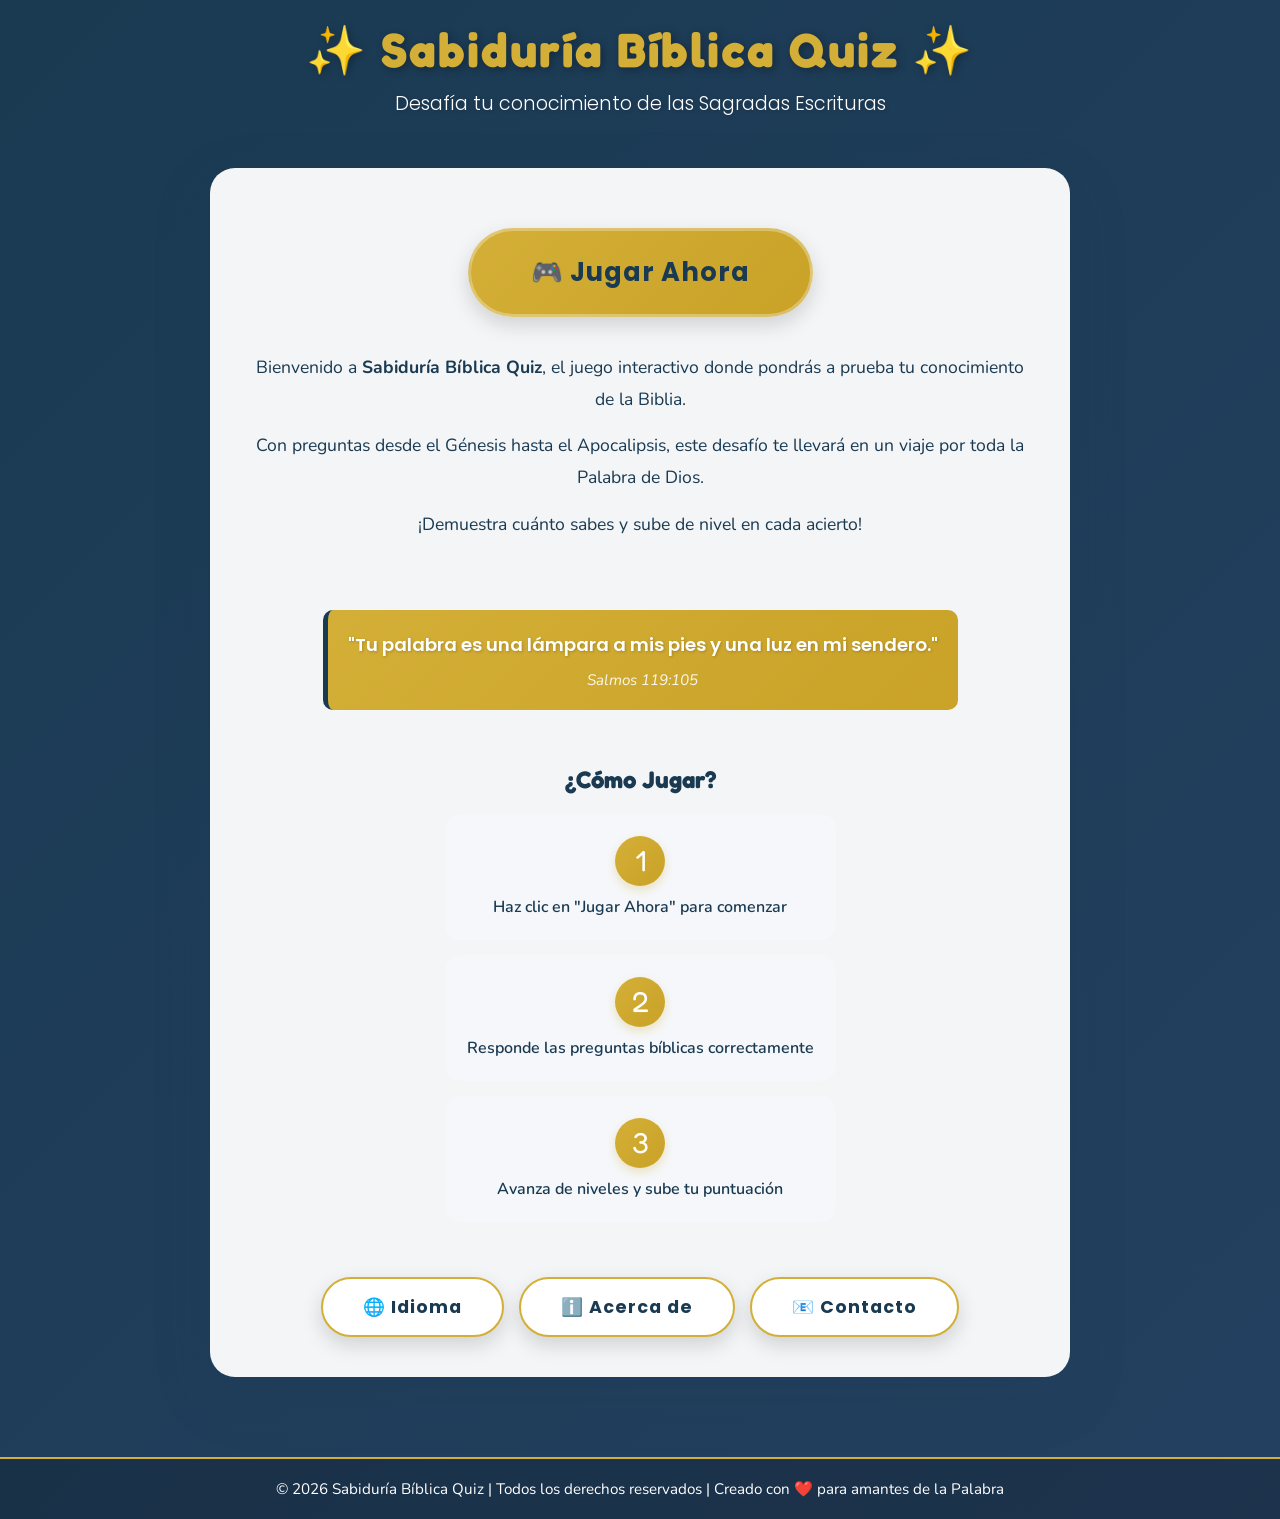
<file: index.html>
<!DOCTYPE html>
<html lang="es">
<head>
    <meta charset="UTF-8">
    <meta name="viewport" content="width=device-width, initial-scale=1.0">
    
    <!-- SEO Básico -->
    <title>Sabiduría Bíblica Quiz - El Mejor Juego de Trivia Cristiana</title>
    <meta name="description" content="Desafía tu conocimiento con Sabiduría Bíblica Quiz. 100 niveles de preguntas bíblicas, trivias cristianas y desafíos para toda la familia. ¡Juega gratis ahora!">
    <meta name="key|words" content="trivia biblica, juego biblico, preguntas biblicas, biblia quiz, cristianismo, juego cristiano, jw trivia, sabiduria biblica, quechua biblia">
    <meta name="author" content="Milner Tello Guzmán">
    <meta name="robots" content="index, follow">
    <link rel="canonical" href="https://milnertello.github.io/bibliaquiz/">

    <!-- Open Graph / Facebook / WhatsApp -->
    <meta property="og:type" content="website">
    <meta property="og:url" content="https://milnertello.github.io/bibliaquiz/">
    <meta property="og:title" content="Sabiduría Bíblica Quiz - Desafío Cristiano">
    <meta property="og:description" content="¿Cuánto sabes de la Biblia? Supera 100 niveles en este increíble juego de trivia.">
    <meta property="og:image" content="https://milnertello.github.io/bibliaquiz/icons/icon-512x512.png">

    <!-- Twitter -->
    <meta property="twitter:card" content="summary_large_image">
    <meta property="twitter:url" content="https://milnertello.github.io/bibliaquiz/">
    <meta property="twitter:title" content="Sabiduría Bíblica Quiz">
    <meta property="twitter:description" content="Juego interactivo de preguntas y respuestas sobre la Biblia.">
    <meta property="twitter:image" content="https://milnertello.github.io/bibliaquiz/icons/icon-512x512.png">

    <!-- PWA y Favicon -->
    <meta name="theme-color" content="#1a3a52">
    <link rel="manifest" href="manifest.json">
    <link rel="icon" type="image/png" href="icons/icon-192x192.png">
    
    <link href="https://fonts.googleapis.com/css2?family=Fredoka+One&family=Nunito:wght@400;600;700;800;900&family=Poppins:wght@700;800;900&display=swap" rel="stylesheet">
    
    <style>
        * {
            margin: 0;
            padding: 0;
            box-sizing: border-box;
        }

        :root {
            --color-dorado: #D4AF37;
            --color-azul-profundo: #1a3a52;
            --color-blanco: #ffffff;
            --color-azul-claro: #2c5aa0;
            --color-gris-claro: #f5f7fa;
            --color-sombra: rgba(26, 58, 82, 0.15);
            --transicion: all 0.3s ease;
        }

        body {
            font-family: 'Nunito', sans-serif;
            background: linear-gradient(135deg, var(--color-azul-profundo) 0%, #244060 100%);
            color: var(--color-azul-profundo);
            min-height: 100vh;
            display: flex;
            flex-direction: column;
            overflow-x: hidden;
        }

        /* Fondo animado con partículas */
        .fondo-particulas {
            position: fixed;
            top: 0;
            left: 0;
            width: 100%;
            height: 100%;
            z-index: 0;
            opacity: 0.3;
            pointer-events: none;
        }

        .particula {
            position: absolute;
            font-size: 1.5rem;
            opacity: 0;
            animation: flotar 15s ease-in-out infinite;
        }

        @keyframes flotar {
            0% {
                opacity: 0;
                transform: translateY(100vh) translateX(0);
            }
            10% {
                opacity: 1;
            }
            90% {
                opacity: 1;
            }
            100% {
                opacity: 0;
                transform: translateY(-100vh) translateX(50px);
            }
        }

        /* Contenedor principal */
        .contenedor {
            position: relative;
            z-index: 1;
            flex: 1;
            display: flex;
            flex-direction: column;
            justify-content: center;
            align-items: center;
            padding: 20px;
            max-width: 900px;
            margin: 0 auto;
            width: 100%;
            min-height: 100vh;
        }

        /* Header - Título principal */
        .header {
            text-align: center;
            margin-top: 0;
            margin-bottom: 20px;
            animation: deslizar-arriba 0.8s ease-out;
        }

        @keyframes deslizar-arriba {
            from {
                opacity: 0;
                transform: translateY(-30px);
            }
            to {
                opacity: 1;
                transform: translateY(0);
            }
        }

        .titulo-principal {
            font-family: 'Fredoka One', sans-serif;
            font-size: 3rem;
            color: var(--color-dorado);
            text-shadow: 2px 2px 8px rgba(0, 0, 0, 0.3);
            margin-bottom: 10px;
            letter-spacing: 2px;
        }

        .subtitulo {
            font-family: 'Poppins', sans-serif;
            font-size: 1.2rem;
            color: var(--color-blanco);
            font-weight: 300;
            text-shadow: 1px 1px 4px rgba(0, 0, 0, 0.2);
        }

        /* Sección principal */
        .contenido-principal {
            background: rgba(255, 255, 255, 0.95);
            border-radius: 25px;
            padding: 40px;
            box-shadow: 0 20px 60px var(--color-sombra);
            margin: 30px 0;
            animation: aparecer 0.8s ease-out 0.2s both;
            width: 100%;
            display: flex;
            flex-direction: column;
            align-items: center;
            justify-content: center;
            min-height: 400px;
        }

        @keyframes aparecer {
            from {
                opacity: 0;
                transform: scale(0.95);
            }
            to {
                opacity: 1;
                transform: scale(1);
            }
        }

        .descripcion {
            text-align: center;
            margin-bottom: 30px;
        }

        .descripcion p {
            font-size: 1.1rem;
            line-height: 1.8;
            color: var(--color-azul-profundo);
            margin-bottom: 15px;
        }

        /* Versículo bíblico destacado */
        .versiculo-destacado {
            background: linear-gradient(135deg, var(--color-dorado) 0%, #c9a227 100%);
            border-left: 5px solid var(--color-azul-profundo);
            padding: 20px;
            border-radius: 10px;
            margin: 25px 0;
            text-align: center;
        }

        .versiculo-destacado p {
            font-family: 'Poppins', sans-serif;
            font-size: 1.15rem;
            color: var(--color-blanco);
            font-weight: 600;
            line-height: 1.6;
            text-shadow: 1px 1px 3px rgba(0, 0, 0, 0.2);
        }

        .versiculo-referencia {
            font-size: 0.95rem;
            color: var(--color-blanco);
            margin-top: 10px;
            font-style: italic;
            opacity: 0.9;
        }

        /* Instrucciones */
        .instrucciones {
            margin-top: 30px;
        }

        .instrucciones-titulo {
            font-family: 'Fredoka One', sans-serif;
            font-size: 1.5rem;
            color: var(--color-azul-profundo);
            text-align: center;
            margin-bottom: 20px;
        }

        .pasos {
            display: grid;
            grid-template-columns: repeat(auto-fit, minmax(200px, 1fr));
            gap: 15px;
            margin-bottom: 25px;
        }

        .paso {
            background: var(--color-gris-claro);
            border-radius: 15px;
            padding: 20px;
            text-align: center;
            border: 2px solid transparent;
            transition: var(--transicion);
        }

        .paso:hover {
            border-color: var(--color-dorado);
            box-shadow: 0 8px 20px rgba(212, 175, 55, 0.2);
            transform: translateY(-5px);
        }

        .numero-paso {
            background: linear-gradient(135deg, var(--color-dorado), #c9a227);
            width: 50px;
            height: 50px;
            border-radius: 50%;
            display: flex;
            align-items: center;
            justify-content: center;
            margin: 0 auto 10px;
            font-family: 'Fredoka One', sans-serif;
            font-size: 1.8rem;
            color: var(--color-blanco);
            box-shadow: 0 4px 10px rgba(212, 175, 55, 0.3);
        }

        .paso-texto {
            font-size: 1rem;
            color: var(--color-azul-profundo);
            font-weight: 600;
        }

        /* Botones */
        .botones-contenedor {
            display: flex;
            gap: 15px;
            justify-content: center;
            flex-wrap: wrap;
            margin-top: 30px;
        }

        .btn {
            padding: 15px 40px;
            font-size: 1.1rem;
            font-family: 'Poppins', sans-serif;
            font-weight: 700;
            border: none;
            border-radius: 50px;
            cursor: pointer;
            transition: var(--transicion);
            text-decoration: none;
            display: inline-block;
            box-shadow: 0 8px 20px rgba(0, 0, 0, 0.15);
            letter-spacing: 1px;
        }

        .btn-principal {
            background: linear-gradient(135deg, var(--color-dorado), #c9a227);
            color: var(--color-azul-profundo);
            min-width: 320px;
            font-size: 1.6rem;
            padding: 22px 60px;
            animation: pulse-glow 2s infinite;
            border: 3px solid rgba(255, 255, 255, 0.3);
            margin: 20px 0 35px 0; /* Espacio arriba y abajo */
            order: -1; /* Mover arriba en flexbox si es necesario, pero mejor reordenar HTML */
        }

        @keyframes pulse-glow {
            0% { transform: scale(1); box-shadow: 0 8px 20px rgba(212, 175, 55, 0.4); }
            50% { transform: scale(1.05); box-shadow: 0 15px 40px rgba(212, 175, 55, 0.7); }
            100% { transform: scale(1); box-shadow: 0 8px 20px rgba(212, 175, 55, 0.4); }
        }

        .btn-principal:hover {
            transform: translateY(-5px) scale(1.08);
            box-shadow: 0 20px 50px rgba(212, 175, 55, 0.6);
            background: linear-gradient(135deg, #ffeb3b, var(--color-dorado));
        }

        .btn-principal:active {
            transform: translateY(-1px);
        }

        .btn-secundario {
            background: var(--color-blanco);
            color: var(--color-azul-profundo);
            border: 2px solid var(--color-dorado);
        }

        .btn-secundario:hover {
            background: var(--color-gris-claro);
            box-shadow: 0 8px 20px rgba(212, 175, 55, 0.2);
        }

        /* Modal Acerca de */
        .modal {
            display: none;
            position: fixed;
            z-index: 100;
            left: 0;
            top: 0;
            width: 100%;
            height: 100%;
            background-color: rgba(0, 0, 0, 0.6);
            animation: desvanecerIn 0.3s ease;
        }

        @keyframes desvanecerIn {
            from {
                opacity: 0;
            }
            to {
                opacity: 1;
            }
        }

        .modal-contenido {
            background: var(--color-blanco);
            margin: 30px auto;
            padding: 30px;
            border-radius: 20px;
            width: 90%;
            max-width: 600px;
            max-height: 85vh;
            overflow-y: auto;
            box-shadow: 0 20px 60px rgba(0, 0, 0, 0.3);
            animation: deslizar-abajo 0.3s ease;
            position: relative;
        }

        @keyframes deslizar-abajo {
            from {
                transform: translateY(-50px);
                opacity: 0;
            }
            to {
                transform: translateY(0);
                opacity: 1;
            }
        }

        .cerrar-modal {
            color: var(--color-azul-profundo);
            float: right;
            font-size: 2rem;
            font-weight: bold;
            cursor: pointer;
            transition: var(--transicion);
        }

        .cerrar-modal:hover {
            color: var(--color-dorado);
        }

        .modal-titulo {
            font-family: 'Fredoka One', sans-serif;
            font-size: 2rem;
            color: var(--color-dorado);
            margin-bottom: 15px;
            clear: both;
        }

        .modal-texto {
            font-size: 1rem;
            line-height: 1.8;
            color: var(--color-azul-profundo);
            margin-bottom: 15px;
        }

        /* Footer */
        footer {
            background: rgba(0, 0, 0, 0.2);
            color: var(--color-blanco);
            text-align: center;
            padding: 20px;
            margin-top: 30px;
            font-size: 0.95rem;
            border-top: 2px solid var(--color-dorado);
        }

        /* Responsive */
        @media (max-width: 768px) {
            .titulo-principal {
                font-size: 2rem;
            }

            .subtitulo {
                font-size: 1rem;
            }

            .contenido-principal {
                padding: 25px;
                margin: 20px 0;
            }

            .descripcion p {
                font-size: 0.95rem;
            }

            .pasos {
                grid-template-columns: 1fr;
            }

            .btn-principal {
                min-width: 100%;
            }

            .botones-contenedor {
                flex-direction: column;
            }

            .btn {
                width: 100%;
            }

            .modal-contenido {
                width: 90%;
                padding: 25px;
                margin: 30px auto;
            }
        }

        @media (max-width: 480px) {
            .titulo-principal {
                font-size: 1.5rem;
            }

            .contenedor {
                padding: 15px;
            }

            .contenido-principal {
                padding: 20px;
                margin: 15px 0;
            }

            .pasos {
                gap: 10px;
            }

            .paso {
                padding: 15px;
            }

            .numero-paso {
                width: 40px;
                height: 40px;
                font-size: 1.3rem;
            }
        }
    </style>
</head>
<body>
    <!-- Fondo con partículas animadas -->
    <div class="fondo-particulas" id="fondoPartículas"></div>

    <!-- Contenedor principal -->
    <div class="contenedor">
        <!-- Header -->
        <div class="header">
            <h1 class="titulo-principal">✨ Sabiduría Bíblica Quiz ✨</h1>
            <p class="subtitulo">Desafía tu conocimiento de las Sagradas Escrituras</p>
        </div>

        <!-- Contenido principal -->
        <div class="contenido-principal">
            <!-- Botón Jugar Ahora en el centro -->
            <button class="btn btn-principal" onclick="irAlJuego()">
                🎮 JUGAR AHORA
            </button>

            <!-- Descripción -->
            <div class="descripcion">
                <p>Bienvenido a <strong>Sabiduría Bíblica Quiz</strong>, el juego interactivo donde pondrás a prueba tu conocimiento de la Biblia.</p>
                <p>Con preguntas desde el Génesis hasta el Apocalipsis, este desafío te llevará en un viaje por toda la Palabra de Dios.</p>
                <p>¡Demuestra cuánto sabes y sube de nivel en cada acierto!</p>
            </div>

            <!-- Versículo destacado -->
            <div class="versiculo-destacado">
                <p>"Tu palabra es una lámpara a mis pies y una luz en mi sendero."</p>
                <div class="versiculo-referencia">Salmos 119:105</div>
            </div>

            <!-- Instrucciones -->
            <div class="instrucciones">
                <h2 class="instrucciones-titulo">¿Cómo Jugar?</h2>
                <div class="pasos">
                    <div class="paso">
                        <div class="numero-paso">1</div>
                        <div class="paso-texto">Haz clic en "Jugar Ahora" para comenzar</div>
                    </div>
                    <div class="paso">
                        <div class="numero-paso">2</div>
                        <div class="paso-texto">Responde las preguntas bíblicas correctamente</div>
                    </div>
                    <div class="paso">
                        <div class="numero-paso">3</div>
                        <div class="paso-texto">Avanza de niveles y sube tu puntuación</div>
                    </div>
                </div>
            </div>

            <!-- Botones secundarios -->
            <div class="botones-contenedor">
                <button class="btn btn-secundario" onclick="abrirModalIdioma()">
                    🌐 Idioma
                </button>
                <button class="btn btn-secundario" onclick="abrirModal()">
                    ℹ️ Acerca de
                </button>
                <button class="btn btn-secundario" onclick="abrirModalContacto()">
                    📧 Contacto
                </button>
            </div>
        </div>
    </div>

    <!-- Modal Idioma -->
    <div id="modalIdioma" class="modal">
        <div class="modal-contenido">
            <span class="cerrar-modal" onclick="cerrarModalIdioma()">&times;</span>
            <h2 class="modal-titulo">🌐 Selecciona Idioma</h2>
            <div class="modal-texto" style="display: flex; flex-direction: column; gap: 15px; margin-top: 20px;">
                <button class="btn btn-secundario" onclick="cambiarIdioma('es')" style="width: 100%; justify-content: flex-start; padding: 15px; font-size: 1.1rem;">
                    <span>🇪🇸</span> Español
                </button>
                <button class="btn btn-secundario" onclick="cambiarIdioma('qu')" style="width: 100%; justify-content: flex-start; padding: 15px; font-size: 1.1rem;">
                    <span>🇵🇪</span> Quechua (Runasimi)
                </button>
                <button class="btn btn-secundario" onclick="cambiarIdioma('en')" style="width: 100%; justify-content: flex-start; padding: 15px; font-size: 1.1rem;">
                    <span>🇺🇸</span> English
                </button>
            </div>
        </div>
    </div>

    <!-- Modal Acerca de -->
    <div id="modalAcerca" class="modal">
        <div class="modal-contenido">
            <span class="cerrar-modal" onclick="cerrarModal()">&times;</span>
            <h2 class="modal-titulo">Acerca de Sabiduría Bíblica Quiz</h2>
            <div class="modal-texto">
                <p><strong>Sabiduría Bíblica Quiz</strong> es una aplicación educativa diseñada para ayudarte a explorar y profundizar en el conocimiento de las Sagradas Escrituras de forma divertida e interactiva.</p>
                
                <p><strong>Características:</strong></p>
                <ul style="margin-left: 20px; margin-bottom: 15px;">
                    <li>100 niveles progresivos de dificultad</li>
                    <li>Preguntas sobre todos los libros de la Biblia</li>
                    <li>Modo offline - juega sin conexión a internet</li>
                    <li>Diseño responsivo para celulares y PC</li>
                    <li>Guardado automático de progreso</li>
                </ul>

                <p><strong>Creador:</strong> Milner Tello Guzmán</p>
                <p><strong>Año:</strong> 2026 Sabiduría Bíblica Quiz</p>
                <p><strong>Propósito:</strong> Acercar las enseñanzas bíblicas de manera lúdica y educativa.</p>
                <p style="margin-top: 20px; font-size: 0.85rem; color: #666; font-style: italic; border-top: 1px solid #eee; padding-top: 10px;">
                    Proyecto independiente. No es un sitio oficial de los Testigos de Jehová. Las citas bíblicas son de la Traducción del Nuevo Mundo de las Santas Escrituras (revisión de 2019).
                </p>
            </div>
        </div>
    </div>

    <!-- Modal Contacto -->
    <div id="modalContacto" class="modal">
        <div class="modal-contenido">
            <span class="cerrar-modal" onclick="cerrarModalContacto()">&times;</span>
            <h2 class="modal-titulo">📧 Contacto</h2>
            <div class="modal-texto">
                <p>¿Tienes alguna sugerencia, error que reportar o simplemente quieres saludar? ¡Me encantaría escucharte!</p>
                
                <div style="margin: 20px 0; display: flex; flex-direction: column; gap: 15px;">
                    <a href="mailto:gumitell@gmail.com" style="display: flex; align-items: center; gap: 10px; color: var(--color-azul-profundo); text-decoration: none; background: var(--color-gris-claro); padding: 15px; border-radius: 10px; border: 1px solid #ddd;">
                        <span>✉️</span>
                        <strong>gumitell@gmail.com</strong>
                    </a>
                </div>

                <p style="font-size: 0.9rem; color: #666;">Responderé a tu mensaje lo antes posible. ¡Gracias por ser parte de Sabiduría Bíblica Quiz!</p>
            </div>
        </div>
    </div>

    <!-- Footer -->
    <footer>
        <p>&copy; 2026 Sabiduría Bíblica Quiz | Todos los derechos reservados | Creado con <span style="color: var(--color-dorado);">❤️</span> para amantes de la Palabra</p>
    </footer>

    <script>
        // Crear partículas flotantes animadas
        function crearPartículas() {
            const contenedor = document.getElementById('fondoPartículas');
            const símbolos = ['✨', '⭐', '🌟', '💫', '📖', '🙏'];
            const fragmento = document.createDocumentFragment();

            for (let i = 0; i < 20; i++) {
                const partícula = document.createElement('div');
                partícula.classList.add('particula');
                partícula.textContent = símbolos[Math.floor(Math.random() * símbolos.length)];
                partícula.style.left = Math.random() * 100 + '%';
                partícula.style.animationDelay = (Math.random() * 15) + 's';
                partícula.style.fontSize = (Math.random() * 1 + 1.5) + 'rem';
                fragmento.appendChild(partícula);
            }

            contenedor.appendChild(fragmento);
        }

        // Función para ir al juego
        function irAlJuego() {
            window.location.href = 'juego.html';
        }

        // Funciones del modal idioma
        function abrirModalIdioma() {
            document.getElementById('modalIdioma').style.display = 'block';
        }

        function cerrarModalIdioma() {
            document.getElementById('modalIdioma').style.display = 'none';
        }

        function cambiarIdioma(lang) {
            localStorage.setItem('lang', lang);
            cerrarModalIdioma();
            // Mostrar un pequeño feedback visual antes de cerrar o recargar si fuera necesario
            const btn = event.currentTarget;
            const originalText = btn.innerHTML;
            btn.innerHTML = "✅ Seleccionado";
            setTimeout(() => {
                btn.innerHTML = originalText;
                // Opcional: Recargar o actualizar textos de la página actual
                location.reload(); 
            }, 500);
        }

        // Funciones del modal
        function abrirModal() {
            document.getElementById('modalAcerca').style.display = 'block';
        }

        function cerrarModal() {
            document.getElementById('modalAcerca').style.display = 'none';
        }

        function abrirModalContacto() {
            document.getElementById('modalContacto').style.display = 'block';
        }

        function cerrarModalContacto() {
            document.getElementById('modalContacto').style.display = 'none';
        }

        // Cerrar modal al hacer clic fuera
        window.onclick = function(event) {
            const modalAcerca = document.getElementById('modalAcerca');
            const modalContacto = document.getElementById('modalContacto');
            const modalIdioma = document.getElementById('modalIdioma');
            if (event.target === modalAcerca) {
                modalAcerca.style.display = 'none';
            }
            if (event.target === modalContacto) {
                modalContacto.style.display = 'none';
            }
            if (event.target === modalIdioma) {
                modalIdioma.style.display = 'none';
            }
        }

        // Ejecutar al cargar
        document.addEventListener('DOMContentLoaded', () => {
            crearPartículas();
            actualizarTextosSegunIdioma();
        });

        function actualizarTextosSegunIdioma() {
            const currentLang = localStorage.getItem('lang') || 'es';
            const dict = {
                es: {
                    tituloMain: "✨ Sabiduría Bíblica Quiz ✨",
                    subtitulo: "Desafía tu conocimiento de las Sagradas Escrituras",
                    jugar: "🎮 Jugar Ahora",
                    bienvenida: "Bienvenido a <strong>Sabiduría Bíblica Quiz</strong>, el juego interactivo donde pondrás a prueba tu conocimiento de la Biblia.",
                    desc2: "Con preguntas desde el Génesis hasta el Apocalipsis, este desafío te llevará en un viaje por toda la Palabra de Dios.",
                    desc3: "¡Demuestra cuánto sabes y sube de nivel en cada acierto!",
                    cita: "\"Tu palabra es una lámpara a mis pies y una luz en mi sendero.\"",
                    ref: "Salmos 119:105",
                    instrucciones: "¿Cómo Jugar?",
                    paso1: "Haz clic en \"Jugar Ahora\" para comenzar",
                    paso2: "Responde las preguntas bíblicas correctamente",
                    paso3: "Avanza de niveles y sube tu puntuación",
                    idioma: "🌐 Idioma",
                    acerca: "ℹ️ Acerca de",
                    contacto: "📧 Contacto",
                    modalIdioma: "🌐 Selecciona Idioma",
                    modalAcercaTitle: "Acerca de Sabiduría Bíblica Quiz",
                    modalAcercaText: `<p><strong>Sabiduría Bíblica Quiz</strong> es una aplicación educativa diseñada para ayudarte a explorar y profundizar en el conocimiento de las Sagradas Escrituras de forma divertida e interactiva.</p>
                        <p><strong>Características:</strong></p>
                        <ul style="margin-left: 20px; margin-bottom: 15px;">
                            <li>100 niveles progresivos de dificultad</li>
                            <li>Preguntas sobre todos los libros de la Biblia</li>
                            <li>Modo offline - juega sin conexión a internet</li>
                            <li>Diseño responsivo para celulares y PC</li>
                            <li>Guardado automático de progreso</li>
                        </ul>
                        <p><strong>Creador:</strong> Milner Tello Guzmán</p>
                        <p><strong>Año:</strong> 2026 Sabiduría Bíblica Quiz</p>
                        <p><strong>Propósito:</strong> Acercar las enseñanzas bíblicas de manera lúdica y educativa.</p>
                        <p style="margin-top: 20px; font-size: 0.85rem; color: #666; font-style: italic; border-top: 1px solid #eee; padding-top: 10px;">
                            Proyecto independiente. No es un sitio oficial de los Testigos de Jehová. Las citas bíblicas son de la Traducción del Nuevo Mundo de las Santas Escrituras (revisión de 2019).
                        </p>`,
                    modalContactoTitle: "📧 Contacto",
                    modalContactoText: `<p>¿Tienes alguna sugerencia, error que reportar o simplemente quieres saludar? ¡Me encantaría escucharte!</p>
                        <div style="margin: 20px 0; display: flex; flex-direction: column; gap: 15px;">
                            <a href="mailto:gumitell@gmail.com" style="display: flex; align-items: center; gap: 10px; color: var(--color-azul-profundo); text-decoration: none; background: var(--color-gris-claro); padding: 15px; border-radius: 10px; border: 1px solid #ddd;">
                                <span>✉️</span>
                                <strong>gumitell@gmail.com</strong>
                            </a>
                        </div>
                        <p style="font-size: 0.9rem; color: #666;">Responderé a tu mensaje lo antes posible. ¡Gracias por ser parte de Sabiduría Bíblica Quiz!</p>`,
                    footer: "&copy; 2026 Sabiduría Bíblica Quiz | Todos los derechos reservados | Creado con <span style=\"color: var(--color-dorado);\">❤️</span> para amantes de la Palabra"
                },
                qu: {
                    tituloMain: "✨ Biblia Yachay Quiz ✨",
                    subtitulo: "Diospa Palabranmanta yachayniykita sut'inchay",
                    jugar: "🎮 Pukllay kunan",
                    bienvenida: "Allin hamusqa kachun <strong>Biblia Yachay Quizman</strong>, kaypiqa Bibliamanta yachayniykita sut'inchanki.",
                    desc2: "Génesismantapacha Apocalipsiskama tapukuykuna kachkan, tukuy Diospa Palabranmantam yachanki.",
                    desc3: "¡Yachasqaykita rikuchiy hinaspa sapa allin kutichisqaykiwan aswan yachayman chayay!",
                    cita: "\"Palabraykiqa chakiypaq k'anchaymi, ñanniypaqpas k'anchaymi.\"",
                    ref: "Salmos 119:105",
                    instrucciones: "¿Imaynatam pukllana?",
                    paso1: "\"Pukllay kunan\" ñitiypi ñitiy qallarinaykipaq",
                    paso2: "Biblia tapukuykunata allinta kutichiy",
                    paso3: "Nivelesman ñawpay hinaspa puntuacionniykita hoqariy",
                    idioma: "🌐 Rimay",
                    acerca: "ℹ️ Kaymanta",
                    contacto: "📧 Willay",
                    modalIdioma: "🌐 Rimayta akllay",
                    modalAcercaTitle: "Biblia Yachay Quizmanta",
                    modalAcercaText: `<p><strong>Biblia Yachay Quiz</strong> nisqaqa huk yachachiy yanapakuykunam, Bibliamanta yachasqaykita aswan sumaq pukllaywan yachanaykipaq.</p>
                        <p><strong>Imakunayuqmi:</strong></p>
                        <ul style="margin-left: 20px; margin-bottom: 15px;">
                            <li>100 niveles sapa kutin sasa kaqkuna</li>
                            <li>Lliw Biblia librokunamanta tapukuykuna</li>
                            <li>Internet mana kachkaptinpas pukllawaqmi</li>
                            <li>Celularpaq PC-paqpas allin qawasqam</li>
                            <li>Yachasqaykiqa kikillanmi waqaychakun</li>
                        </ul>
                        <p><strong>Ruwaq:</strong> Milner Tello Guzmán</p>
                        <p><strong>Wata:</strong> 2026 Biblia Yachay Quiz</p>
                        <p><strong>Imapaq:</strong> Biblia yachachikuykunata pukllaspa yachanapaq.</p>
                        <p style="margin-top: 20px; font-size: 0.85rem; color: #666; font-style: italic; border-top: 1px solid #eee; padding-top: 10px;">
                            Kayqa kikillan ruwasqam. Manam Jehová Diospa testigonkunapa oficial sitionchu. Bibliamanta rimaykunaqa Musuq Pachapaq Bibliamantam (2019 revisionmanta).
                        </p>`,
                    modalContactoTitle: "📧 Willay",
                    modalContactoText: `<p>¿Imatapas niyta munankichu, pantaykunatapas willayta munankichu? ¡Uyariyta munaykiku!</p>
                        <div style="margin: 20px 0; display: flex; flex-direction: column; gap: 15px;">
                            <a href="mailto:gumitell@gmail.com" style="display: flex; align-items: center; gap: 10px; color: var(--color-azul-profundo); text-decoration: none; background: var(--color-gris-claro); padding: 15px; border-radius: 10px; border: 1px solid #ddd;">
                                <span>✉️</span>
                                <strong>gumitell@gmail.com</strong>
                            </a>
                        </div>
                        <p style="font-size: 0.9rem; color: #666;">Utqayllaman kutichimusqaykiku. ¡Añaychayku Biblia Yachay Quizpi kasqaykimanta!</p>`,
                    footer: "&copy; 2026 Biblia Yachay Quiz | Tukuy hayñikuna waqaychasqa | Ruwasqa <span style=\"color: var(--color-dorado);\">❤️</span> Diospa Palabranta munakuqkunapaq"
                },
                en: {
                    tituloMain: "✨ Bible Wisdom Quiz ✨",
                    subtitulo: "Challenge your knowledge of the Holy Scriptures",
                    jugar: "🎮 Play Now",
                    bienvenida: "Welcome to <strong>Bible Wisdom Quiz</strong>, the interactive game where you'll test your knowledge of the Bible.",
                    desc2: "With questions from Genesis to Revelation, this challenge will take you on a journey through the entire Word of God.",
                    desc3: "Show how much you know and level up with every correct answer!",
                    cita: "\"Your word is a lamp to my feet and a light for my path.\"",
                    ref: "Psalms 119:105",
                    instrucciones: "How to Play?",
                    paso1: "Click \"Play Now\" to begin",
                    paso2: "Answer the biblical questions correctly",
                    paso3: "Advance through levels and increase your score",
                    idioma: "🌐 Language",
                    acerca: "ℹ️ About",
                    contacto: "📧 Contact",
                    modalIdioma: "🌐 Select Language",
                    modalAcercaTitle: "About Bible Wisdom Quiz",
                    modalAcercaText: `<p><strong>Bible Wisdom Quiz</strong> is an educational application designed to help you explore and deepen your knowledge of the Holy Scriptures in a fun and interactive way.</p>
                        <p><strong>Features:</strong></p>
                        <ul style="margin-left: 20px; margin-bottom: 15px;">
                            <li>100 progressive levels of difficulty</li>
                            <li>Questions about all the books of the Bible</li>
                            <li>Offline mode - play without internet connection</li>
                            <li>Responsive design for mobile and PC</li>
                            <li>Automatic progress saving</li>
                        </ul>
                        <p><strong>Creator:</strong> Milner Tello Guzmán</p>
                        <p><strong>Year:</strong> 2026 Bible Wisdom Quiz</p>
                        <p><strong>Purpose:</strong> Bringing biblical teachings closer in a playful and educational way.</p>
                        <p style="margin-top: 20px; font-size: 0.85rem; color: #666; font-style: italic; border-top: 1px solid #eee; padding-top: 10px;">
                            Independent project. Not an official site of Jehovah's Witnesses. Biblical quotes are from the New World Translation of the Holy Scriptures (2019 revision).
                        </p>`,
                    modalContactoTitle: "📧 Contact",
                    modalContactoText: `<p>Do you have any suggestions, a bug to report, or just want to say hello? I'd love to hear from you!</p>
                        <div style="margin: 20px 0; display: flex; flex-direction: column; gap: 15px;">
                            <a href="mailto:gumitell@gmail.com" style="display: flex; align-items: center; gap: 10px; color: var(--color-azul-profundo); text-decoration: none; background: var(--color-gris-claro); padding: 15px; border-radius: 10px; border: 1px solid #ddd;">
                                <span>✉️</span>
                                <strong>gumitell@gmail.com</strong>
                            </a>
                        </div>
                        <p style="font-size: 0.9rem; color: #666;">I will respond to your message as soon as possible. Thanks for being part of Bible Wisdom Quiz!</p>`,
                    footer: "&copy; 2026 Bible Wisdom Quiz | All rights reserved | Created with <span style=\"color: var(--color-dorado);\">❤️</span> for Word lovers"
                }
            };

            const t = dict[currentLang] || dict.es;
            
            // Header
            document.querySelector('.titulo-principal').innerText = t.tituloMain;
            document.querySelector('.subtitulo').innerText = t.subtitulo;

            // Botón principal
            document.querySelector('.btn-principal').innerText = t.jugar;
            
            // Descripción
            const descPs = document.querySelectorAll('.descripcion p');
            if (descPs.length >= 3) {
                descPs[0].innerHTML = t.bienvenida;
                descPs[1].innerText = t.desc2;
                descPs[2].innerText = t.desc3;
            }

            // Versículo
            document.querySelector('.versiculo-destacado p').innerText = t.cita;
            document.querySelector('.versiculo-referencia').innerText = t.ref;

            // Instrucciones
            document.querySelector('.instrucciones-titulo').innerText = t.instrucciones;
            const pasosTextos = document.querySelectorAll('.paso-texto');
            if (pasosTextos.length >= 3) {
                pasosTextos[0].innerText = t.paso1;
                pasosTextos[1].innerText = t.paso2;
                pasosTextos[2].innerText = t.paso3;
            }

            // Botones secundarios
            const secondaryBtns = document.querySelectorAll('.btn-secundario');
            secondaryBtns.forEach(btn => {
                if (btn.innerText.includes('Idioma') || btn.innerText.includes('Language') || btn.innerText.includes('Rimay')) {
                    btn.innerHTML = t.idioma;
                } else if (btn.innerText.includes('Acerca') || btn.innerText.includes('About') || btn.innerText.includes('Kaymanta')) {
                    btn.innerHTML = t.acerca;
                } else if (btn.innerText.includes('Contacto') || btn.innerText.includes('Contact') || btn.innerText.includes('Willay')) {
                    btn.innerHTML = t.contacto;
                }
            });

            // Modales
            document.querySelector('#modalIdioma .modal-titulo').innerText = t.modalIdioma;
            document.querySelector('#modalAcerca .modal-titulo').innerText = t.modalAcercaTitle;
            document.querySelector('#modalAcerca .modal-texto').innerHTML = t.modalAcercaText;
            document.querySelector('#modalContacto .modal-titulo').innerText = t.modalContactoTitle;
            document.querySelector('#modalContacto .modal-texto').innerHTML = t.modalContactoText;

            // Footer
            const footerP = document.querySelector('footer p');
            if (footerP) footerP.innerHTML = t.footer;
        }
    </script>
</body>
</html>
</file>
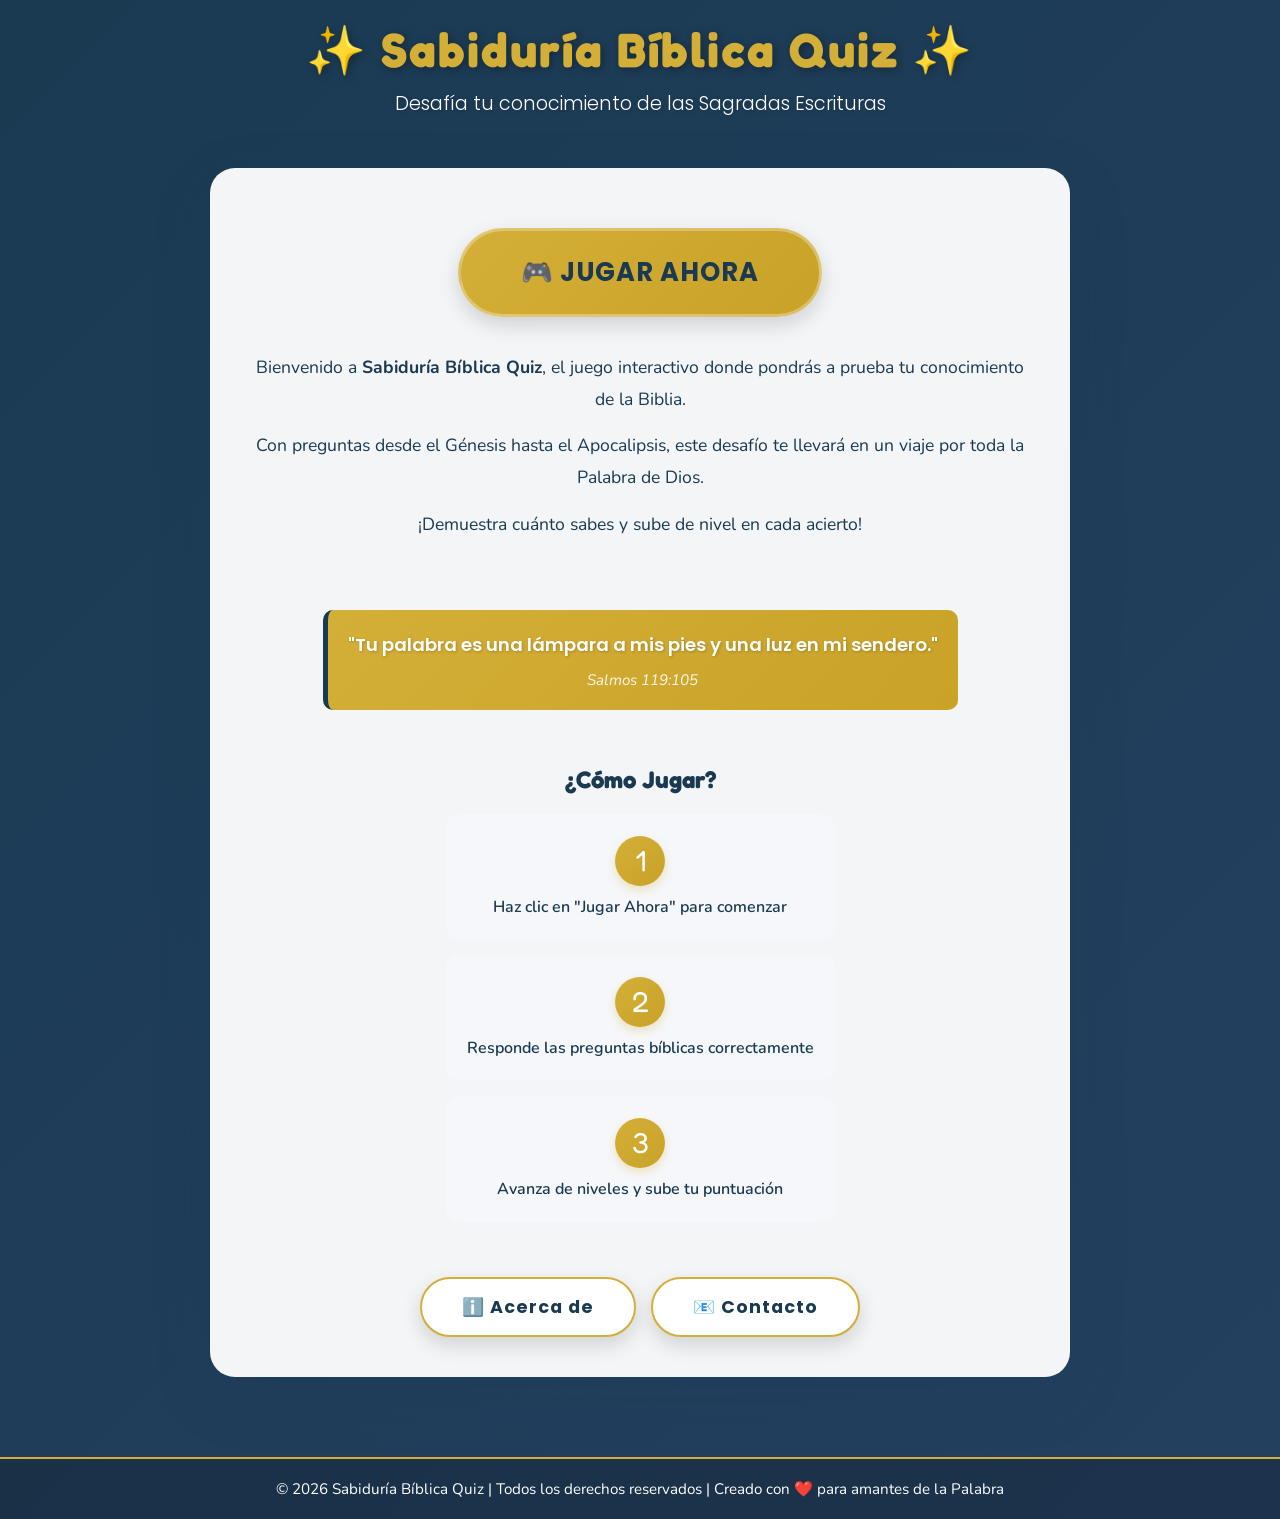
<file: trivia_Biblia/index.html>
<!DOCTYPE html>
<html lang="es">
<head>
    <meta charset="UTF-8">
    <meta name="viewport" content="width=device-width, initial-scale=1.0">
    <title>Trivia Bíblica JW - Bienvenida</title>
    <link rel="manifest" href="manifest.json">
    <link href="https://fonts.googleapis.com/css2?family=Fredoka+One&family=Nunito:wght@400;600;700;800;900&family=Poppins:wght@700;800;900&display=swap" rel="stylesheet">
    
    <style>
        * {
            margin: 0;
            padding: 0;
            box-sizing: border-box;
        }

        :root {
            --color-dorado: #D4AF37;
            --color-azul-profundo: #1a3a52;
            --color-blanco: #ffffff;
            --color-azul-claro: #2c5aa0;
            --color-gris-claro: #f5f7fa;
            --color-sombra: rgba(26, 58, 82, 0.15);
            --transicion: all 0.3s ease;
        }

        body {
            font-family: 'Nunito', sans-serif;
            background: linear-gradient(135deg, var(--color-azul-profundo) 0%, #244060 100%);
            color: var(--color-azul-profundo);
            min-height: 100vh;
            display: flex;
            flex-direction: column;
            overflow-x: hidden;
        }

        /* Fondo animado con partículas */
        .fondo-particulas {
            position: fixed;
            top: 0;
            left: 0;
            width: 100%;
            height: 100%;
            z-index: 0;
            opacity: 0.3;
            pointer-events: none;
        }

        .particula {
            position: absolute;
            font-size: 1.5rem;
            opacity: 0;
            animation: flotar 15s ease-in-out infinite;
        }

        @keyframes flotar {
            0% {
                opacity: 0;
                transform: translateY(100vh) translateX(0);
            }
            10% {
                opacity: 1;
            }
            90% {
                opacity: 1;
            }
            100% {
                opacity: 0;
                transform: translateY(-100vh) translateX(50px);
            }
        }

        /* Contenedor principal */
        .contenedor {
            position: relative;
            z-index: 1;
            flex: 1;
            display: flex;
            flex-direction: column;
            justify-content: center;
            align-items: center;
            padding: 20px;
            max-width: 900px;
            margin: 0 auto;
            width: 100%;
            min-height: 100vh;
        }

        /* Header - Título principal */
        .header {
            text-align: center;
            margin-top: 0;
            margin-bottom: 20px;
            animation: deslizar-arriba 0.8s ease-out;
        }

        @keyframes deslizar-arriba {
            from {
                opacity: 0;
                transform: translateY(-30px);
            }
            to {
                opacity: 1;
                transform: translateY(0);
            }
        }

        .titulo-principal {
            font-family: 'Fredoka One', sans-serif;
            font-size: 3rem;
            color: var(--color-dorado);
            text-shadow: 2px 2px 8px rgba(0, 0, 0, 0.3);
            margin-bottom: 10px;
            letter-spacing: 2px;
        }

        .subtitulo {
            font-family: 'Poppins', sans-serif;
            font-size: 1.2rem;
            color: var(--color-blanco);
            font-weight: 300;
            text-shadow: 1px 1px 4px rgba(0, 0, 0, 0.2);
        }

        /* Sección principal */
        .contenido-principal {
            background: rgba(255, 255, 255, 0.95);
            border-radius: 25px;
            padding: 40px;
            box-shadow: 0 20px 60px var(--color-sombra);
            margin: 30px 0;
            animation: aparecer 0.8s ease-out 0.2s both;
            width: 100%;
            display: flex;
            flex-direction: column;
            align-items: center;
            justify-content: center;
            min-height: 400px;
        }

        @keyframes aparecer {
            from {
                opacity: 0;
                transform: scale(0.95);
            }
            to {
                opacity: 1;
                transform: scale(1);
            }
        }

        .descripcion {
            text-align: center;
            margin-bottom: 30px;
        }

        .descripcion p {
            font-size: 1.1rem;
            line-height: 1.8;
            color: var(--color-azul-profundo);
            margin-bottom: 15px;
        }

        /* Versículo bíblico destacado */
        .versiculo-destacado {
            background: linear-gradient(135deg, var(--color-dorado) 0%, #c9a227 100%);
            border-left: 5px solid var(--color-azul-profundo);
            padding: 20px;
            border-radius: 10px;
            margin: 25px 0;
            text-align: center;
        }

        .versiculo-destacado p {
            font-family: 'Poppins', sans-serif;
            font-size: 1.15rem;
            color: var(--color-blanco);
            font-weight: 600;
            line-height: 1.6;
            text-shadow: 1px 1px 3px rgba(0, 0, 0, 0.2);
        }

        .versiculo-referencia {
            font-size: 0.95rem;
            color: var(--color-blanco);
            margin-top: 10px;
            font-style: italic;
            opacity: 0.9;
        }

        /* Instrucciones */
        .instrucciones {
            margin-top: 30px;
        }

        .instrucciones-titulo {
            font-family: 'Fredoka One', sans-serif;
            font-size: 1.5rem;
            color: var(--color-azul-profundo);
            text-align: center;
            margin-bottom: 20px;
        }

        .pasos {
            display: grid;
            grid-template-columns: repeat(auto-fit, minmax(200px, 1fr));
            gap: 15px;
            margin-bottom: 25px;
        }

        .paso {
            background: var(--color-gris-claro);
            border-radius: 15px;
            padding: 20px;
            text-align: center;
            border: 2px solid transparent;
            transition: var(--transicion);
        }

        .paso:hover {
            border-color: var(--color-dorado);
            box-shadow: 0 8px 20px rgba(212, 175, 55, 0.2);
            transform: translateY(-5px);
        }

        .numero-paso {
            background: linear-gradient(135deg, var(--color-dorado), #c9a227);
            width: 50px;
            height: 50px;
            border-radius: 50%;
            display: flex;
            align-items: center;
            justify-content: center;
            margin: 0 auto 10px;
            font-family: 'Fredoka One', sans-serif;
            font-size: 1.8rem;
            color: var(--color-blanco);
            box-shadow: 0 4px 10px rgba(212, 175, 55, 0.3);
        }

        .paso-texto {
            font-size: 1rem;
            color: var(--color-azul-profundo);
            font-weight: 600;
        }

        /* Botones */
        .botones-contenedor {
            display: flex;
            gap: 15px;
            justify-content: center;
            flex-wrap: wrap;
            margin-top: 30px;
        }

        .btn {
            padding: 15px 40px;
            font-size: 1.1rem;
            font-family: 'Poppins', sans-serif;
            font-weight: 700;
            border: none;
            border-radius: 50px;
            cursor: pointer;
            transition: var(--transicion);
            text-decoration: none;
            display: inline-block;
            box-shadow: 0 8px 20px rgba(0, 0, 0, 0.15);
            letter-spacing: 1px;
        }

        .btn-principal {
            background: linear-gradient(135deg, var(--color-dorado), #c9a227);
            color: var(--color-azul-profundo);
            min-width: 320px;
            font-size: 1.6rem;
            padding: 22px 60px;
            animation: pulse-glow 2s infinite;
            border: 3px solid rgba(255, 255, 255, 0.3);
            margin: 20px 0 35px 0; /* Espacio arriba y abajo */
            order: -1; /* Mover arriba en flexbox si es necesario, pero mejor reordenar HTML */
        }

        @keyframes pulse-glow {
            0% { transform: scale(1); box-shadow: 0 8px 20px rgba(212, 175, 55, 0.4); }
            50% { transform: scale(1.05); box-shadow: 0 15px 40px rgba(212, 175, 55, 0.7); }
            100% { transform: scale(1); box-shadow: 0 8px 20px rgba(212, 175, 55, 0.4); }
        }

        .btn-principal:hover {
            transform: translateY(-5px) scale(1.08);
            box-shadow: 0 20px 50px rgba(212, 175, 55, 0.6);
            background: linear-gradient(135deg, #ffeb3b, var(--color-dorado));
        }

        .btn-principal:active {
            transform: translateY(-1px);
        }

        .btn-secundario {
            background: var(--color-blanco);
            color: var(--color-azul-profundo);
            border: 2px solid var(--color-dorado);
        }

        .btn-secundario:hover {
            background: var(--color-gris-claro);
            box-shadow: 0 8px 20px rgba(212, 175, 55, 0.2);
        }

        /* Modal Acerca de */
        .modal {
            display: none;
            position: fixed;
            z-index: 100;
            left: 0;
            top: 0;
            width: 100%;
            height: 100%;
            background-color: rgba(0, 0, 0, 0.6);
            animation: desvanecerIn 0.3s ease;
        }

        @keyframes desvanecerIn {
            from {
                opacity: 0;
            }
            to {
                opacity: 1;
            }
        }

        .modal-contenido {
            background: var(--color-blanco);
            margin: 30px auto;
            padding: 30px;
            border-radius: 20px;
            width: 90%;
            max-width: 600px;
            max-height: 85vh;
            overflow-y: auto;
            box-shadow: 0 20px 60px rgba(0, 0, 0, 0.3);
            animation: deslizar-abajo 0.3s ease;
            position: relative;
        }

        @keyframes deslizar-abajo {
            from {
                transform: translateY(-50px);
                opacity: 0;
            }
            to {
                transform: translateY(0);
                opacity: 1;
            }
        }

        .cerrar-modal {
            color: var(--color-azul-profundo);
            float: right;
            font-size: 2rem;
            font-weight: bold;
            cursor: pointer;
            transition: var(--transicion);
        }

        .cerrar-modal:hover {
            color: var(--color-dorado);
        }

        .modal-titulo {
            font-family: 'Fredoka One', sans-serif;
            font-size: 2rem;
            color: var(--color-dorado);
            margin-bottom: 15px;
            clear: both;
        }

        .modal-texto {
            font-size: 1rem;
            line-height: 1.8;
            color: var(--color-azul-profundo);
            margin-bottom: 15px;
        }

        /* Footer */
        footer {
            background: rgba(0, 0, 0, 0.2);
            color: var(--color-blanco);
            text-align: center;
            padding: 20px;
            margin-top: 30px;
            font-size: 0.95rem;
            border-top: 2px solid var(--color-dorado);
        }

        /* Responsive */
        @media (max-width: 768px) {
            .titulo-principal {
                font-size: 2rem;
            }

            .subtitulo {
                font-size: 1rem;
            }

            .contenido-principal {
                padding: 25px;
                margin: 20px 0;
            }

            .descripcion p {
                font-size: 0.95rem;
            }

            .pasos {
                grid-template-columns: 1fr;
            }

            .btn-principal {
                min-width: 100%;
            }

            .botones-contenedor {
                flex-direction: column;
            }

            .btn {
                width: 100%;
            }

            .modal-contenido {
                width: 90%;
                padding: 25px;
                margin: 30px auto;
            }
        }

        @media (max-width: 480px) {
            .titulo-principal {
                font-size: 1.5rem;
            }

            .contenedor {
                padding: 15px;
            }

            .contenido-principal {
                padding: 20px;
                margin: 15px 0;
            }

            .pasos {
                gap: 10px;
            }

            .paso {
                padding: 15px;
            }

            .numero-paso {
                width: 40px;
                height: 40px;
                font-size: 1.3rem;
            }
        }
    </style>
</head>
<body>
    <!-- Fondo con partículas animadas -->
    <div class="fondo-particulas" id="fondoPartículas"></div>

    <!-- Contenedor principal -->
    <div class="contenedor">
        <!-- Header -->
        <div class="header">
            <h1 class="titulo-principal">✨ Sabiduría Bíblica Quiz ✨</h1>
            <p class="subtitulo">Desafía tu conocimiento de las Sagradas Escrituras</p>
        </div>

        <!-- Contenido principal -->
        <div class="contenido-principal">
            <!-- Botón Jugar Ahora en el centro -->
            <button class="btn btn-principal" onclick="irAlJuego()">
                🎮 JUGAR AHORA
            </button>

            <!-- Descripción -->
            <div class="descripcion">
                <p>Bienvenido a <strong>Sabiduría Bíblica Quiz</strong>, el juego interactivo donde pondrás a prueba tu conocimiento de la Biblia.</p>
                <p>Con preguntas desde el Génesis hasta el Apocalipsis, este desafío te llevará en un viaje por toda la Palabra de Dios.</p>
                <p>¡Demuestra cuánto sabes y sube de nivel en cada acierto!</p>
            </div>

            <!-- Versículo destacado -->
            <div class="versiculo-destacado">
                <p>"Tu palabra es una lámpara a mis pies y una luz en mi sendero."</p>
                <div class="versiculo-referencia">Salmos 119:105</div>
            </div>

            <!-- Instrucciones -->
            <div class="instrucciones">
                <h2 class="instrucciones-titulo">¿Cómo Jugar?</h2>
                <div class="pasos">
                    <div class="paso">
                        <div class="numero-paso">1</div>
                        <div class="paso-texto">Haz clic en "Jugar Ahora" para comenzar</div>
                    </div>
                    <div class="paso">
                        <div class="numero-paso">2</div>
                        <div class="paso-texto">Responde las preguntas bíblicas correctamente</div>
                    </div>
                    <div class="paso">
                        <div class="numero-paso">3</div>
                        <div class="paso-texto">Avanza de niveles y sube tu puntuación</div>
                    </div>
                </div>
            </div>

            <!-- Botones secundarios -->
            <div class="botones-contenedor">
                <button class="btn btn-secundario" onclick="abrirModal()">
                    ℹ️ Acerca de
                </button>
                <button class="btn btn-secundario" onclick="abrirModalContacto()">
                    📧 Contacto
                </button>
            </div>
        </div>
    </div>

    <!-- Modal Acerca de -->
    <div id="modalAcerca" class="modal">
        <div class="modal-contenido">
            <span class="cerrar-modal" onclick="cerrarModal()">&times;</span>
            <h2 class="modal-titulo">Acerca de Sabiduría Bíblica Quiz</h2>
            <div class="modal-texto">
                <p><strong>Sabiduría Bíblica Quiz</strong> es una aplicación educativa diseñada para ayudarte a explorar y profundizar en el conocimiento de las Sagradas Escrituras de forma divertida e interactiva.</p>
                
                <p><strong>Características:</strong></p>
                <ul style="margin-left: 20px; margin-bottom: 15px;">
                    <li>100 niveles progresivos de dificultad</li>
                    <li>Preguntas sobre todos los libros de la Biblia</li>
                    <li>Modo offline - juega sin conexión a internet</li>
                    <li>Diseño responsivo para celulares y PC</li>
                    <li>Guardado automático de progreso</li>
                </ul>

                <p><strong>Creador:</strong> Milner Tello Guzmán</p>
                <p><strong>Año:</strong> 2026 Sabiduría Bíblica Quiz</p>
                <p><strong>Propósito:</strong> Acercar las enseñanzas bíblicas de manera lúdica y educativa.</p>
                <p style="margin-top: 20px; font-size: 0.85rem; color: #666; font-style: italic; border-top: 1px solid #eee; padding-top: 10px;">
                    Proyecto independiente. No es un sitio oficial de los Testigos de Jehová. Las citas bíblicas son de la Traducción del Nuevo Mundo de las Santas Escrituras (revisión de 2019).
                </p>
            </div>
        </div>
    </div>

    <!-- Modal Contacto -->
    <div id="modalContacto" class="modal">
        <div class="modal-contenido">
            <span class="cerrar-modal" onclick="cerrarModalContacto()">&times;</span>
            <h2 class="modal-titulo">📧 Contacto</h2>
            <div class="modal-texto">
                <p>¿Tienes alguna sugerencia, error que reportar o simplemente quieres saludar? ¡Me encantaría escucharte!</p>
                
                <div style="margin: 20px 0; display: flex; flex-direction: column; gap: 15px;">
                    <a href="mailto:gumitell@gmail.com" style="display: flex; align-items: center; gap: 10px; color: var(--color-azul-profundo); text-decoration: none; background: var(--color-gris-claro); padding: 15px; border-radius: 10px; border: 1px solid #ddd;">
                        <span>✉️</span>
                        <strong>gumitell@gmail.com</strong>
                    </a>
                </div>

                <p style="font-size: 0.9rem; color: #666;">Responderé a tu mensaje lo antes posible. ¡Gracias por ser parte de Sabiduría Bíblica Quiz!</p>
            </div>
        </div>
    </div>

    <!-- Footer -->
    <footer>
        <p>&copy; 2026 Sabiduría Bíblica Quiz | Todos los derechos reservados | Creado con <span style="color: var(--color-dorado);">❤️</span> para amantes de la Palabra</p>
    </footer>

    <script>
        // Crear partículas flotantes animadas
        function crearPartículas() {
            const contenedor = document.getElementById('fondoPartículas');
            const símbolos = ['✨', '⭐', '🌟', '💫', '📖', '🙏'];
            const fragmento = document.createDocumentFragment();

            for (let i = 0; i < 20; i++) {
                const partícula = document.createElement('div');
                partícula.classList.add('particula');
                partícula.textContent = símbolos[Math.floor(Math.random() * símbolos.length)];
                partícula.style.left = Math.random() * 100 + '%';
                partícula.style.animationDelay = (Math.random() * 15) + 's';
                partícula.style.fontSize = (Math.random() * 1 + 1.5) + 'rem';
                fragmento.appendChild(partícula);
            }

            contenedor.appendChild(fragmento);
        }

        // Función para ir al juego
        function irAlJuego() {
            window.location.href = 'juego.html';
        }

        // Funciones del modal
        function abrirModal() {
            document.getElementById('modalAcerca').style.display = 'block';
        }

        function cerrarModal() {
            document.getElementById('modalAcerca').style.display = 'none';
        }

        function abrirModalContacto() {
            document.getElementById('modalContacto').style.display = 'block';
        }

        function cerrarModalContacto() {
            document.getElementById('modalContacto').style.display = 'none';
        }

        // Cerrar modal al hacer clic fuera
        window.onclick = function(event) {
            const modalAcerca = document.getElementById('modalAcerca');
            const modalContacto = document.getElementById('modalContacto');
            if (event.target === modalAcerca) {
                modalAcerca.style.display = 'none';
            }
            if (event.target === modalContacto) {
                modalContacto.style.display = 'none';
            }
        }

        // Ejecutar al cargar
        document.addEventListener('DOMContentLoaded', crearPartículas);
    </script>
</body>
</html>
</file>
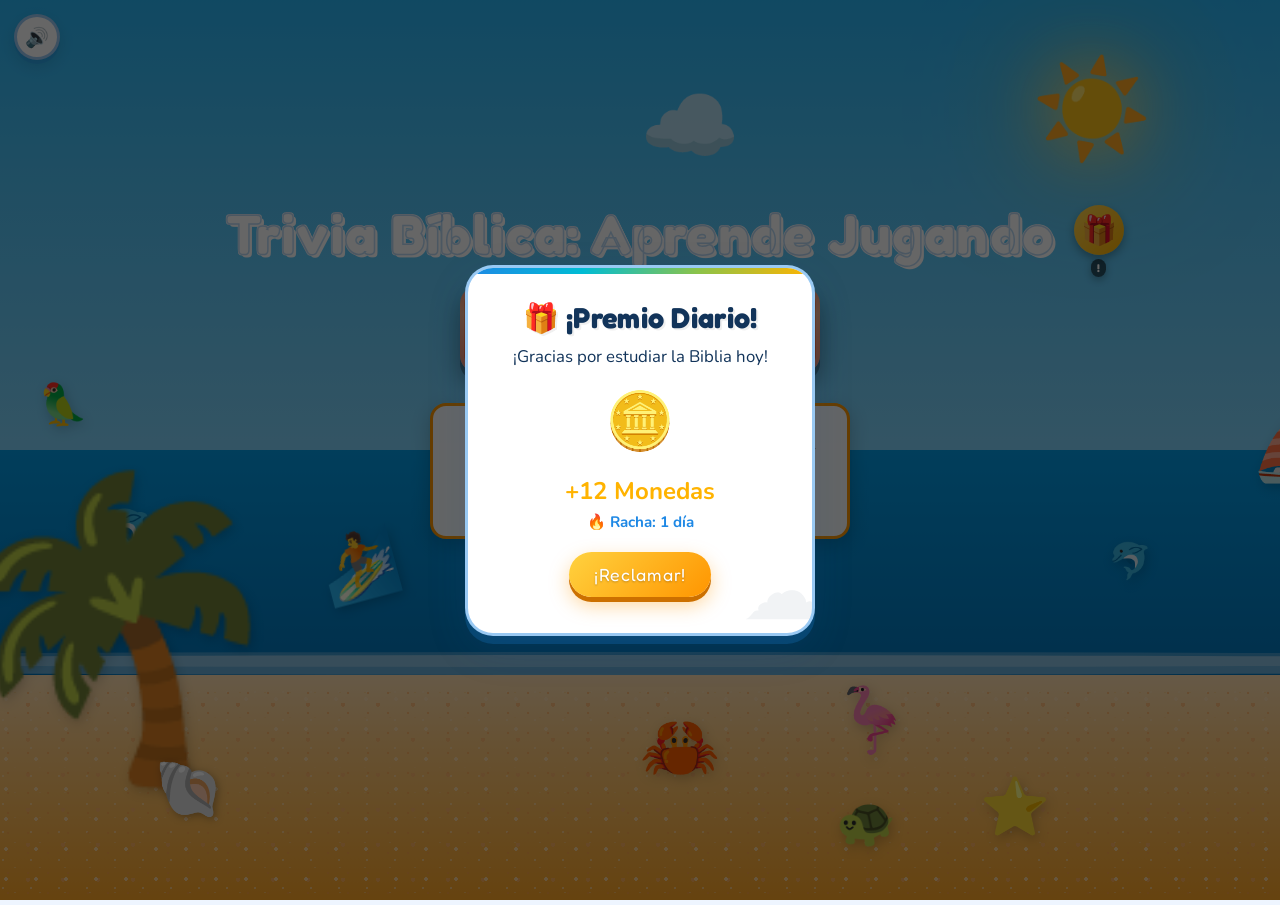
<file: juego.html>
<!DOCTYPE html>
<html lang="es">

<head>
  <meta charset="UTF-8">
  <meta name="viewport" content="width=device-width, initial-scale=1.0">
  <title>Jugar Sabiduría Bíblica Quiz - 100 Niveles de Trivia</title>
  <meta name="description" content="Supera los 100 niveles del desafío bíblico. Preguntas interactivas sobre la Biblia en Español, Quechua e Inglés.">
  <meta name="robots" content="index, follow">
  <!-- © 2026 Milner Tello Guzman. Todos los derechos reservados. -->
  <link rel="manifest" href="manifest.json">
  <link rel="icon" type="image/png" href="icons/icon-192x192.png">
  <link href="https://fonts.googleapis.com/css2?family=Fredoka+One&family=Nunito:wght@400;600;700;800;900&family=Poppins:wght@700;800;900&display=swap"
    rel="stylesheet">

  <link rel="stylesheet" href="css/style.css">
</head>

<body>
  <!-- Floating background decorations removed -->
  <div id="confetti"></div>

  <!-- HOME -->
  <section id="home">
    <div class="beach-menu-container">
      <!-- Beach Background -->
      <div class="beach-sky-bg"></div>
      <div class="beach-ocean-bg">
        <div class="ocean-wave wave1"></div>
        <div class="ocean-wave wave2"></div>
      </div>
      <div class="beach-sand-bg"></div>
      
      <!-- Decorative Elements -->
      <div class="beach-deco palm-tree">🌴</div>
      <div class="beach-deco surfboard">🏄</div>
      <div class="beach-deco crab">🦀</div>
      <div class="beach-deco shell">🐚</div>
      <div class="beach-deco starfish">⭐</div>
      <div class="sun-radiant">☀️</div>
      <div class="sun-beams">☀️</div>
      <div class="beach-clouds">☁️</div>

      <!-- New Beach Animals -->
      <div class="beach-animal parrot-beach">🦜</div>
      <div class="beach-animal turtle-beach">🐢</div>
      <div class="beach-animal flamingo-beach">🦩</div>
      <div class="beach-animal sailboat-beach">⛵</div>
      <div class="beach-animal dolphin-beach">🐬</div>
      <div class="beach-animal dolphin-beach2">🐬</div>
      
      <!-- Logo with Gift Button -->
      <div class="beach-logo-with-gift">
        <div class="beach-gift-box-top">
          <button class="beach-gift" id="homeGiftQuickBtn" onclick="openGiftFromHome()" title="Regalo">🎁</button>
          <span class="gift-timer" id="homeGiftBadge">--:--</span>
        </div>
        <div class="beach-logo">
          <h1 class="beach-title">Trivia Bíblica: Aprende Jugando</h1>
        </div>
      </div>
      
      <!-- Big Play Button -->
      <div class="beach-buttons">
        <button id="homePlayBtn" class="wooden-btn wooden-classic" onclick="startGame()">
          <span class="btn-shine"></span>
          🎮 ¡Jugar!
        </button>
      </div>
      
      <!-- Daily Text -->
      <div class="beach-daily-box" id="dailyTextContainer">
        <p id="homeDailyLabel" class="daily-label-beach">📜 Texto de Hoy</p>
        <p id="dailyTextBody" class="daily-body-beach">"No tengas miedo, porque estoy contigo..."</p>
        <p id="dailyTextRef" class="daily-ref-beach">- Isaías 41:10</p>
      </div>

      <div style="display: flex; justify-content: center; margin-top: 10px; position: relative; z-index: 201;">
        <button id="homeWelcomeBtn" class="wooden-btn-exit" onclick="window.location.href='index.html'">
          🏠 Salir
        </button>
      </div>
    </div>
  </section>

  <!-- EXTRAS -->
  <section id="extras">
    <!-- Jungle Background Elements - Full Screen -->
    <div class="modes-jungle-bg">
      <!-- Sky elements -->
      <span class="sun">☀️</span>
      <span class="rainbow">🌈</span>
      <span class="cloud cloud1">☁️</span>
      <span class="cloud cloud2">☁️</span>
      <span class="cloud cloud3">☁️</span>

      <!-- Trees and ground elements -->
      <span class="tree-left">🌳</span>
      <span class="tree-right">🌲</span>
      <span class="flowers">🌺 🌸 🌼 🌻 🌷</span>
      <span class="mushroom-left">🍄</span>
      <span class="mushroom-right">🍄</span>

      <!-- Animals -->
      <span class="monkey">🐒</span>
      <span class="parrot">🦜</span>
      <span class="tiger">🐯</span>
      <span class="elephant">🐘</span>
      <span class="toucan">🐦</span>
      <span class="snake">🐍</span>
      <span class="frog">🐸</span>
      <span class="turtle">🐢</span>

      <!-- Water element -->
      <span class="waterfall">💦</span>

      <!-- Flying decorations -->
      <span class="butterfly b1">🦋</span>
      <span class="butterfly b2">🦋</span>
      <span class="butterfly b3">🦋</span>
      <span class="music-note m1">🎵</span>
      <span class="music-note m2">🎶</span>
      <span class="music-note m3">🎵</span>

      <!-- Gems and treasures -->
      <span class="gem g1">💎</span>
      <span class="gem g2">✨</span>
      <span class="gem g3">💎</span>
      <span class="gem g4">⭐</span>

      <!-- Balloons -->
      <span class="balloon bal1">🎈</span>
      <span class="balloon bal2">🎈</span>
      <span class="balloon bal3">🎈</span>
    </div>
    <div class="modes-menu-card">
      <h2 class="modes-title" style="color: #FF1493; text-shadow: 2px 2px 0 #FFA500;">✨🚀 Extras 🚀✨</h2>
      <p class="modes-subtitle" style="color: #00FF00; text-shadow: 1px 1px 0 #000;">Accesos especiales y más</p>
      <div class="divider" id="extrasDivider" style="color: #FFD700; text-shadow: 1px 1px 0 #FF4500;">⭐🌟 Contenido Extra Explosivo 🌟⭐</div>
      <button class="mode-btn mode-achievements" id="extrasAchievementsBtn" onclick="show('achievements'); renderAchievements();" style="background: linear-gradient(180deg, #FFD700 0%, #FFA500 50%, #FF4500 100%); border: 4px solid #B22222; color: #fff; text-shadow: 2px 2px 0 rgba(0,0,0,0.3);">🏅✨ Trofeos Brillantes</button><br>
      <button class="mode-btn mode-stats" id="extrasStatsBtn" onclick="show('stats'); renderStats();" style="background: linear-gradient(180deg, #00BFFF 0%, #1E90FF 50%, #0000FF 100%); border: 4px solid #00008B; color: #fff; text-shadow: 2px 2px 0 rgba(0,0,0,0.3);">📊🔥 Datos Explosivos</button>
      <div class="divider" style="margin-top:24px">—</div>
      <button class="mode-btn-back" id="extrasBackBtn" onclick="show('home')" style="background: linear-gradient(180deg, #FF69B4 0%, #DC143C 50%, #8B0000 100%); border: 4px solid #4B0082; color: #fff; text-shadow: 2px 2px 0 rgba(0,0,0,0.3); font-size: 1.1rem; padding: 10px 20px;">🏠🏃‍♂️ ¡Volver a Casa!</button>
    </div>
  </section>

  <!-- MODES -->
  <section id="modes">
    <!-- Jungle Background Elements - Full Screen -->
    <div class="modes-jungle-bg">
      <!-- Sky elements -->
      <span class="sun">☀️</span>
      <span class="rainbow">🌈</span>
      <span class="cloud cloud1">☁️</span>
      <span class="cloud cloud2">☁️</span>
      <span class="cloud cloud3">☁️</span>

      <!-- Trees and ground elements -->
      <span class="tree-left">🌳</span>
      <span class="tree-right">🌲</span>
      <span class="flowers">🌺 🌸 🌼 🌻 🌷</span>
      <span class="mushroom-left">🍄</span>
      <span class="mushroom-right">🍄</span>

      <!-- Animals -->
      <span class="monkey">🐒</span>
      <span class="parrot">🦜</span>
      <span class="tiger">🐯</span>
      <span class="elephant">🐘</span>
      <span class="toucan">🐦</span>
      <span class="snake">🐍</span>
      <span class="frog">🐸</span>
      <span class="turtle">🐢</span>

      <!-- Water element -->
      <span class="waterfall">💦</span>

      <!-- Flying decorations -->
      <span class="butterfly b1">🦋</span>
      <span class="butterfly b2">🦋</span>
      <span class="butterfly b3">🦋</span>
      <span class="music-note m1">🎵</span>
      <span class="music-note m2">🎶</span>
      <span class="music-note m3">🎵</span>

      <!-- Gems and treasures -->
      <span class="gem g1">💎</span>
      <span class="gem g2">✨</span>
      <span class="gem g3">💎</span>
      <span class="gem g4">⭐</span>

      <!-- Balloons -->
      <span class="balloon bal1">🎈</span>
      <span class="balloon bal2">🎈</span>
      <span class="balloon bal3">🎈</span>
    </div>
    <div class="modes-menu-card">
      <h2 class="modes-title">🎮 Modos de juego</h2>
      <p class="modes-subtitle">Elige cómo quieres jugar</p>

      <button class="mode-btn mode-story" onclick="startGame()">
        <span class="mode-icon">⭐</span>
        <span class="mode-text">MODO<br>HISTORIA</span>
      </button>

      <button class="mode-btn mode-survival" onclick="startSurvival()">
        <span class="mode-icon">⏱️</span>
        <span class="mode-text">SUPERVIVENCIA</span>
      </button>

      <button class="mode-btn-back" onclick="show('home')" style="background: linear-gradient(180deg, #32CD32 0%, #228B22 50%, #006400 100%); border: 4px solid #8B4513; color: #fff; text-shadow: 2px 2px 0 rgba(0,0,0,0.3); font-size: 1.2rem; padding: 12px 22px;">🏠 Volver</button>
    </div>
  </section>

  <!-- CATEGORIES -->
  <section id="categories">
    <!-- Jungle Background Elements - Full Screen -->
    <div class="modes-jungle-bg">
      <!-- Sky elements -->
      <span class="sun">☀️</span>
      <span class="rainbow">🌈</span>
      <span class="cloud cloud1">☁️</span>
      <span class="cloud cloud2">☁️</span>
      <span class="cloud cloud3">☁️</span>

      <!-- Trees and ground elements -->
      <span class="tree-left">🌳</span>
      <span class="tree-right">🌲</span>
      <span class="flowers">🌺 🌸 🌼 🌻 🌷</span>
      <span class="mushroom-left">🍄</span>
      <span class="mushroom-right">🍄</span>

      <!-- Animals -->
      <span class="monkey">🐒</span>
      <span class="parrot">🦜</span>
      <span class="tiger">🐯</span>
      <span class="elephant">🐘</span>
      <span class="toucan">🐦</span>
      <span class="snake">🐍</span>
      <span class="frog">🐸</span>
      <span class="turtle">🐢</span>

      <!-- Water element -->
      <span class="waterfall">💦</span>

      <!-- Flying decorations -->
      <span class="butterfly b1">🦋</span>
      <span class="butterfly b2">🦋</span>
      <span class="butterfly b3">🦋</span>
      <span class="music-note m1">🎵</span>
      <span class="music-note m2">🎶</span>
      <span class="music-note m3">🎵</span>

      <!-- Gems and treasures -->
      <span class="gem g1">💎</span>
      <span class="gem g2">✨</span>
      <span class="gem g3">💎</span>
      <span class="gem g4">⭐</span>

      <!-- Balloons -->
      <span class="balloon bal1">🎈</span>
      <span class="balloon bal2">🎈</span>
      <span class="balloon bal3">🎈</span>
    </div>
    <div class="card" style="text-align:center">
      <div style="display:flex; justify-content:flex-start; margin-bottom:10px;">
        <button class="btn btn-ghost" onclick="show('modes')" style="padding:6px 12px; font-size:0.85rem;">⬅️ Volver</button>
      </div>
      <h2 id="categoriesTitle">📚 Categorías</h2>
      <p class="subtitle" id="categoriesSubtitle">Elige un tema bíblico</p>
      <div class="divider" id="categoriesDivider">⭐ selecciona ⭐</div>

      <div class="categories-grid">
        <div class="category-card" onclick="startCategory('oldTestament')">
          <span class="category-icon">📜</span>
          <h3 class="category-title" id="catOldTitle">Antiguo Testamento</h3>
          <p class="category-desc" id="catOldDesc">Desde Génesis hasta Malaquías</p>
          <span class="category-badge" id="catOldBadge">40 preguntas</span>
        </div>
        <div class="category-card" onclick="startCategory('newTestament')">
          <span class="category-icon">📖</span>
          <h3 class="category-title" id="catNewTitle">Nuevo Testamento</h3>
          <p class="category-desc" id="catNewDesc">Desde Mateo hasta Apocalipsis</p>
          <span class="category-badge" id="catNewBadge">40 preguntas</span>
        </div>
        <div class="category-card" onclick="startCategory('characters')">
          <span class="category-icon">👑</span>
          <h3 class="category-title" id="catCharTitle">Personajes Bíblicos</h3>
          <p class="category-desc" id="catCharDesc">Conoce a los héroes de la fe</p>
          <span class="category-badge" id="catCharBadge">40 preguntas</span>
        </div>
        <div class="category-card" onclick="startCategory('trueFalse')">
          <span class="category-icon">✅❌</span>
          <h3 class="category-title" id="catTFTitle">Verdadero o Falso</h3>
          <p class="category-desc" id="catTFDesc">¿Puedes distinguir la verdad?</p>
          <span class="category-badge" id="catTFBadge">30 preguntas</span>
        </div>
      </div>

      <div class="divider" style="margin-top:24px">—</div>
      <button class="btn btn-ghost" onclick="show('home')" id="categoriesBackBtn">🏠 Regresar al menú principal</button>
    </div>
  </section>

  <!-- MAP -->
  <section id="map">
    <!-- Jungle Background Elements - Full Screen -->
    <div class="modes-jungle-bg">
      <!-- Sky elements -->
      <span class="sun">☀️</span>
      <span class="rainbow">🌈</span>
      <span class="cloud cloud1">☁️</span>
      <span class="cloud cloud2">☁️</span>
      <span class="cloud cloud3">☁️</span>

      <!-- Trees and ground elements -->
      <span class="tree-left">🌳</span>
      <span class="tree-right">🌲</span>
      <span class="flowers">🌺 🌸 🌼 🌻 🌷</span>
      <span class="mushroom-left">🍄</span>
      <span class="mushroom-right">🍄</span>

      <!-- Animals -->
      <span class="monkey">🐒</span>
      <span class="parrot">🦜</span>
      <span class="tiger">🐯</span>
      <span class="elephant">🐘</span>
      <span class="toucan">🐦</span>
      <span class="snake">🐍</span>
      <span class="frog">🐸</span>
      <span class="turtle">🐢</span>

      <!-- Water element -->
      <span class="waterfall">💦</span>

      <!-- Flying decorations -->
      <span class="butterfly b1">🦋</span>
      <span class="butterfly b2">🦋</span>
      <span class="butterfly b3">🦋</span>
      <span class="music-note m1">🎵</span>
      <span class="music-note m2">🎶</span>
      <span class="music-note m3">🎵</span>

      <!-- Gems and treasures -->
      <span class="gem g1">💎</span>
      <span class="gem g2">✨</span>
      <span class="gem g3">💎</span>
      <span class="gem g4">⭐</span>

      <!-- Balloons -->
      <span class="balloon bal1">🎈</span>
      <span class="balloon bal2">🎈</span>
    </div>
    <div class="map-container">
      <h2 id="title" style="color: white; text-shadow: 2px 2px 4px rgba(0,0,0,0.5); font-size: 1.1rem; margin: 0; position: absolute; top: 25px; left: 50%; transform: translateX(-50%); white-space: nowrap; pointer-events: none; font-family: 'Fredoka One', cursive; z-index: 100;">🗺️ Selecciona un Nivel</h2>
      <!-- Top Bar - Above landscape -->
      <!-- Barra de Progreso Minimalista -->
      <div class="map-minimal-progress">
        <div id="progressBarFill" class="progress-fill"></div>
        <span id="progressText" class="progress-percentage">0%</span>
      </div>

      <!-- Additional Decorations for Map Container -->
      <div class="map-decorations">
        <span class="decoration flower1" style="position: absolute; bottom: 10%; left: 5%; font-size: 2rem; animation: floatSlow 4s ease-in-out infinite;">🌸</span>
        <span class="decoration flower2" style="position: absolute; bottom: 15%; left: 20%; font-size: 1.8rem; animation: floatSlow 5s ease-in-out infinite 1s;">🌼</span>
        <span class="decoration flower3" style="position: absolute; bottom: 12%; right: 15%; font-size: 1.5rem; animation: floatSlow 4.5s ease-in-out infinite 0.5s;">🌻</span>
        <span class="decoration flower4" style="position: absolute; bottom: 8%; right: 5%; font-size: 1.9rem; animation: floatSlow 5.5s ease-in-out infinite 2s;">🌺</span>
        <span class="decoration butterfly1" style="position: absolute; top: 30%; left: 10%; font-size: 1.5rem; animation: flyAround 6s ease-in-out infinite;">🦋</span>
        <span class="decoration butterfly2" style="position: absolute; top: 50%; right: 10%; font-size: 1.4rem; animation: flyAround 7s ease-in-out infinite 1s;">🦋</span>
        <span class="decoration gem1" style="position: absolute; bottom: 20%; left: 50%; font-size: 1.6rem; animation: sparkle 3s ease-in-out infinite;">💎</span>
        <span class="decoration star1" style="position: absolute; top: 20%; left: 70%; font-size: 1.3rem; animation: twinkle 4s ease-in-out infinite;">⭐</span>
      </div>

      <!-- Level Path Area -->
      <div class="map-path-area">
        <div class="map-path-content">
          <div class="level-path-buttons">
          <div class="level-pin level-block-1" id="lvlPin1" style="top:1%; left:50%; transform:translateX(-50%);">
            <div class="level" id="lvl1">1</div>
            <div class="stars-container" id="stars1"><span class="star-gray">⭐</span><span class="star-gray">⭐</span><span class="star-gray">⭐</span></div>
          </div>
          <div class="level-pin level-block-1" id="lvlPin2" style="top:2.5%; left:26.7%;">
            <div class="level locked" id="lvl2">2</div>
            <span class="lock-badge" id="lock2">🔒</span>
            <div class="stars-container" id="stars2"><span class="star-gray">⭐</span><span class="star-gray">⭐</span><span class="star-gray">⭐</span></div>
          </div>
          <div class="level-pin level-block-1" id="lvlPin3" style="top:4%; left:20%;">
            <div class="level locked" id="lvl3">3</div>
            <span class="lock-badge" id="lock3">🔒</span>
            <div class="stars-container" id="stars3"><span class="star-gray">⭐</span><span class="star-gray">⭐</span><span class="star-gray">⭐</span></div>
          </div>
          <div class="level-pin level-block-1" id="lvlPin4" style="top:5.5%; left:26.7%;">
            <div class="level locked" id="lvl4">4</div>
            <span class="lock-badge" id="lock4">🔒</span>
            <div class="stars-container" id="stars4"><span class="star-gray">⭐</span><span class="star-gray">⭐</span><span class="star-gray">⭐</span></div>
          </div>
          <div class="level-pin level-block-1" id="lvlPin5" style="top:7%; left:50%;">
            <div class="level locked" id="lvl5">5</div>
            <span class="lock-badge" id="lock5">🔒</span>
            <div class="stars-container" id="stars5"><span class="star-gray">⭐</span><span class="star-gray">⭐</span><span class="star-gray">⭐</span></div>
          </div>
          <div class="level-pin level-block-2" id="lvlPin6" style="top:8.5%; left:73.3%;">
            <div class="level locked" id="lvl6">6</div>
            <span class="lock-badge" id="lock6">🔒</span>
            <div class="stars-container" id="stars6"><span class="star-gray">⭐</span><span class="star-gray">⭐</span><span class="star-gray">⭐</span></div>
          </div>
          <div class="level-pin level-block-2" id="lvlPin7" style="top:10%; left:80%;">
            <div class="level locked" id="lvl7">7</div>
            <span class="lock-badge" id="lock7">🔒</span>
            <div class="stars-container" id="stars7"><span class="star-gray">⭐</span><span class="star-gray">⭐</span><span class="star-gray">⭐</span></div>
          </div>
          <div class="level-pin level-block-2" id="lvlPin8" style="top:11.5%; left:60%;">
            <div class="level locked" id="lvl8">8</div>
            <span class="lock-badge" id="lock8">🔒</span>
            <div class="stars-container" id="stars8"><span class="star-gray">⭐</span><span class="star-gray">⭐</span><span class="star-gray">⭐</span></div>
          </div>
          <div class="level-pin level-block-2" id="lvlPin9" style="top:13%; left:40%;">
            <div class="level locked" id="lvl9">9</div>
            <span class="lock-badge" id="lock9">🔒</span>
            <div class="stars-container" id="stars9"><span class="star-gray">⭐</span><span class="star-gray">⭐</span><span class="star-gray">⭐</span></div>
          </div>
          <div class="level-pin level-block-2" id="lvlPin10" style="top:14.5%; left:26.7%;">
            <div class="level locked" id="lvl10">10</div>
            <span class="lock-badge" id="lock10">🔒</span>
            <div class="stars-container" id="stars10"><span class="star-gray">⭐</span><span class="star-gray">⭐</span><span class="star-gray">⭐</span></div>
          </div>
          <div class="level-pin level-block-3" id="lvlPin11" style="top:16%; left:50%;">
            <div class="level locked" id="lvl11">11</div>
            <span class="lock-badge" id="lock11">🔒</span>
            <div class="stars-container" id="stars11"><span class="star-gray">⭐</span><span class="star-gray">⭐</span><span class="star-gray">⭐</span></div>
          </div>
          <div class="level-pin level-block-3" id="lvlPin12" style="top:17.5%; left:73.3%;">
            <div class="level locked" id="lvl12">12</div>
            <span class="lock-badge" id="lock12">🔒</span>
            <div class="stars-container" id="stars12"><span class="star-gray">⭐</span><span class="star-gray">⭐</span><span class="star-gray">⭐</span></div>
          </div>
          <div class="level-pin level-block-3" id="lvlPin13" style="top:19%; left:80%;">
            <div class="level locked" id="lvl13">13</div>
            <span class="lock-badge" id="lock13">🔒</span>
            <div class="stars-container" id="stars13"><span class="star-gray">⭐</span><span class="star-gray">⭐</span><span class="star-gray">⭐</span></div>
          </div>
          <div class="level-pin level-block-3" id="lvlPin14" style="top:20.5%; left:60%;">
            <div class="level locked" id="lvl14">14</div>
            <span class="lock-badge" id="lock14">🔒</span>
            <div class="stars-container" id="stars14"><span class="star-gray">⭐</span><span class="star-gray">⭐</span><span class="star-gray">⭐</span></div>
          </div>
          <div class="level-pin level-block-3" id="lvlPin15" style="top:22%; left:40%;">
            <div class="level locked" id="lvl15">15</div>
            <span class="lock-badge" id="lock15">🔒</span>
            <div class="stars-container" id="stars15"><span class="star-gray">⭐</span><span class="star-gray">⭐</span><span class="star-gray">⭐</span></div>
          </div>

          <!-- Houses near each level -->
          <span class="house-decoration" style="position: absolute; top: 1%; left: 65%; font-size: 1.5rem; animation: floatSlow 4s ease-in-out infinite;">🏠</span>
          <span class="house-decoration" style="position: absolute; top: 2.5%; left: 10%; font-size: 1.5rem; animation: floatSlow 5s ease-in-out infinite 1s;">🏘️</span>
          <span class="house-decoration" style="position: absolute; top: 4%; left: 5%; font-size: 1.5rem; animation: floatSlow 4.5s ease-in-out infinite 0.5s;">🏠</span>
          <span class="house-decoration" style="position: absolute; top: 5.5%; left: 10%; font-size: 1.5rem; animation: floatSlow 5.5s ease-in-out infinite 2s;">🏘️</span>
          <span class="house-decoration" style="position: absolute; top: 7%; left: 65%; font-size: 1.5rem; animation: floatSlow 4s ease-in-out infinite;">🏠</span>
          <span class="house-decoration" style="position: absolute; top: 8.5%; left: 85%; font-size: 1.5rem; animation: floatSlow 5s ease-in-out infinite 1s;">🏘️</span>
          <span class="house-decoration" style="position: absolute; top: 10%; left: 90%; font-size: 1.5rem; animation: floatSlow 4.5s ease-in-out infinite 0.5s;">🏠</span>
          <span class="house-decoration" style="position: absolute; top: 11.5%; left: 75%; font-size: 1.5rem; animation: floatSlow 5.5s ease-in-out infinite 2s;">🏘️</span>
          <span class="house-decoration" style="position: absolute; top: 13%; left: 20%; font-size: 1.5rem; animation: floatSlow 4s ease-in-out infinite;">🏠</span>
          <span class="house-decoration" style="position: absolute; top: 14.5%; left: 5%; font-size: 1.5rem; animation: floatSlow 5s ease-in-out infinite 1s;">🏘️</span>
          <span class="house-decoration" style="position: absolute; top: 16%; left: 65%; font-size: 1.5rem; animation: floatSlow 4.5s ease-in-out infinite 0.5s;">🏠</span>
          <span class="house-decoration" style="position: absolute; top: 17.5%; left: 85%; font-size: 1.5rem; animation: floatSlow 5.5s ease-in-out infinite 2s;">🏘️</span>
          <span class="house-decoration" style="position: absolute; top: 19%; left: 90%; font-size: 1.5rem; animation: floatSlow 4s ease-in-out infinite;">🏠</span>
          <span class="house-decoration" style="position: absolute; top: 20.5%; left: 75%; font-size: 1.5rem; animation: floatSlow 5s ease-in-out infinite 1s;">🏘️</span>
          <span class="house-decoration" style="position: absolute; top: 22%; left: 20%; font-size: 1.5rem; animation: floatSlow 4.5s ease-in-out infinite 0.5s;">🏠</span>
          
          <!-- Trees for decoration -->
          <span class="tree-decoration" style="position: absolute; top: 1.5%; left: 35%; font-size: 3.6rem; animation: floatSlow 4s ease-in-out infinite;">🌳</span>
          <span class="tree-decoration" style="position: absolute; top: 3.5%; left: 75%; font-size: 4rem; animation: floatSlow 5s ease-in-out infinite 0.5s;">🌲</span>
          <span class="tree-decoration" style="position: absolute; top: 6%; left: 30%; font-size: 3.4rem; animation: floatSlow 4.5s ease-in-out infinite 1s;">🌳</span>
          <span class="tree-decoration" style="position: absolute; top: 9%; left: 15%; font-size: 3.8rem; animation: floatSlow 5.5s ease-in-out infinite 1.5s;">🌲</span>
          <span class="tree-decoration" style="position: absolute; top: 11%; left: 45%; font-size: 3.6rem; animation: floatSlow 4s ease-in-out infinite 2s;">🌳</span>
          <span class="tree-decoration" style="position: absolute; top: 14%; left: 85%; font-size: 4rem; animation: floatSlow 5s ease-in-out infinite 0.5s;">🌲</span>
          <span class="tree-decoration" style="position: absolute; top: 17%; left: 10%; font-size: 3.4rem; animation: floatSlow 4.5s ease-in-out infinite 1s;">🌳</span>
          <span class="tree-decoration" style="position: absolute; top: 20%; left: 90%; font-size: 3.8rem; animation: floatSlow 5.5s ease-in-out infinite 1.5s;">🌲</span>
          <span class="tree-decoration" style="position: absolute; top: 23%; left: 55%; font-size: 3.6rem; animation: floatSlow 4s ease-in-out infinite 2s;">🌳</span>
        </div>
      </div>
      </div>

      <!-- Level Preview Panel -->
      <div id="levelPreview" class="level-preview" style="display:none;">
        <div class="preview-top">
          <span id="previewEmoji">🌟</span>
          <strong id="previewTitle">Nivel 1</strong>
        </div>
        <p id="previewDesc">Preguntas bíblicas para comenzar.</p>
        <div class="preview-meta">
          <span id="previewDifficulty">Dificultad: Fácil</span>
          <span id="previewReward">+20 🪙</span>
        </div>
        <button class="btn btn-ghost" onclick="show('home')" style="margin-top:10px; padding:6px 12px; font-size:0.8rem;">🏠 Volver</button>
      </div>

      <!-- Back Button -->
      <button class="map-back-btn" onclick="show('home')" title="Atrás">⬅️ Volver</button>
    </div>
  </section>

  <!-- TIENDA -->
  <section id="shop">
    <!-- Jungle Background Elements - Full Screen -->
    <div class="modes-jungle-bg">
      <!-- Sky elements -->
      <span class="sun">☀️</span>
      <span class="rainbow">🌈</span>
      <span class="cloud cloud1">☁️</span>
      <span class="cloud cloud2">☁️</span>
      <span class="cloud cloud3">☁️</span>

      <!-- Trees and ground elements -->
      <span class="tree-left">🌳</span>
      <span class="tree-right">🌲</span>
      <span class="flowers">🌺 🌸 🌼 🌻 🌷</span>
      <span class="mushroom-left">🍄</span>
      <span class="mushroom-right">🍄</span>

      <!-- Animals -->
      <span class="monkey">🐒</span>
      <span class="parrot">🦜</span>
      <span class="tiger">🐯</span>
      <span class="elephant">🐘</span>
      <span class="toucan">🐦</span>
      <span class="snake">🐍</span>
      <span class="frog">🐸</span>
      <span class="turtle">🐢</span>

      <!-- Water element -->
      <span class="waterfall">💦</span>

      <!-- Flying decorations -->
      <span class="butterfly b1">🦋</span>
      <span class="butterfly b2">🦋</span>
      <span class="butterfly b3">🦋</span>
      <span class="music-note m1">🎵</span>
      <span class="music-note m2">🎶</span>
      <span class="music-note m3">🎵</span>

      <!-- Gems and treasures -->
      <span class="gem g1">💎</span>
      <span class="gem g2">✨</span>
      <span class="gem g3">💎</span>
      <span class="gem g4">⭐</span>

      <!-- Balloons -->
      <span class="balloon bal1">🎈</span>
      <span class="balloon bal2">🎈</span>
      <span class="balloon bal3">🎈</span>
    </div>
    <div class="card" style="text-align:center">
      <h2 id="shopTitle">🛍️ Tienda</h2>
      <p class="subtitle" id="shopSubtitle">Usa tus monedas ahorradas</p>
      <div class="coin-badge" style="font-size:1.2rem; font-weight:bold; color:var(--gold); display:inline-block; margin-bottom:15px; background:rgba(255,179,0,0.1); border:2px solid var(--gold); padding:4px 12px; border-radius:20px;"><span id="shopCoins">0</span> 🪙</div>
      <div id="shopContainer" style="display:flex; flex-direction:column; gap:10px; text-align:left;">
        <!-- Inserted from JS -->
      </div>
      <div class="divider" style="margin-top:24px">—</div>
      <button class="btn btn-ghost" id="shopBackBtn" onclick="show('home')">🏠 Volver</button>
    </div>
  </section>

  <!-- LOGROS -->
  <section id="achievements">
    <!-- Jungle Background Elements - Full Screen -->
    <div class="modes-jungle-bg">
      <!-- Sky elements -->
      <span class="sun">☀️</span>
      <span class="rainbow">🌈</span>
      <span class="cloud cloud1">☁️</span>
      <span class="cloud cloud2">☁️</span>
      <span class="cloud cloud3">☁️</span>

      <!-- Trees and ground elements -->
      <span class="tree-left">🌳</span>
      <span class="tree-right">🌲</span>
      <span class="flowers">🌺 🌸 🌼 🌻 🌷</span>
      <span class="mushroom-left">🍄</span>
      <span class="mushroom-right">🍄</span>

      <!-- Animals -->
      <span class="monkey">🐒</span>
      <span class="parrot">🦜</span>
      <span class="tiger">🐯</span>
      <span class="elephant">🐘</span>
      <span class="toucan">🐦</span>
      <span class="snake">🐍</span>
      <span class="frog">🐸</span>
      <span class="turtle">🐢</span>

      <!-- Water element -->
      <span class="waterfall">💦</span>

      <!-- Flying decorations -->
      <span class="butterfly b1">🦋</span>
      <span class="butterfly b2">🦋</span>
      <span class="butterfly b3">🦋</span>
      <span class="music-note m1">🎵</span>
      <span class="music-note m2">🎶</span>
      <span class="music-note m3">🎵</span>

      <!-- Gems and treasures -->
      <span class="gem g1">💎</span>
      <span class="gem g2">✨</span>
      <span class="gem g3">💎</span>
      <span class="gem g4">⭐</span>

      <!-- Balloons -->
      <span class="balloon bal1">🎈</span>
      <span class="balloon bal2">🎈</span>
      <span class="balloon bal3">🎈</span>
    </div>
    <div class="card" style="text-align:center">
      <h2 id="achievementsTitle">🏅 Trofeos</h2>
      <p class="subtitle" id="achievementsSubtitle">Demuestra tu habilidad</p>
      <div id="achievementsContainer" style="display:flex; flex-direction:column; gap:10px; margin-top:10px; max-height:50vh; overflow-y:auto; text-align:left; padding-right:5px;">
        <!-- Inserted from JS -->
      </div>
      <div class="divider" style="margin-top:24px">—</div>
      <button class="btn btn-ghost" id="achievementsBackBtn" onclick="show('home')">🏠 Volver</button>
    </div>
  </section>

  <!-- ESTADÍSTICAS -->
  <section id="stats">
    <!-- Jungle Background Elements - Full Screen -->
    <div class="modes-jungle-bg">
      <!-- Sky elements -->
      <span class="sun">☀️</span>
      <span class="rainbow">🌈</span>
      <span class="cloud cloud1">☁️</span>
      <span class="cloud cloud2">☁️</span>
      <span class="cloud cloud3">☁️</span>

      <!-- Trees and ground elements -->
      <span class="tree-left">🌳</span>
      <span class="tree-right">🌲</span>
      <span class="flowers">🌺 🌸 🌼 🌻 🌷</span>
      <span class="mushroom-left">🍄</span>
      <span class="mushroom-right">🍄</span>

      <!-- Animals -->
      <span class="monkey">🐒</span>
      <span class="parrot">🦜</span>
      <span class="tiger">🐯</span>
      <span class="elephant">🐘</span>
      <span class="toucan">🐦</span>
      <span class="snake">🐍</span>
      <span class="frog">🐸</span>
      <span class="turtle">🐢</span>

      <!-- Water element -->
      <span class="waterfall">💦</span>

      <!-- Flying decorations -->
      <span class="butterfly b1">🦋</span>
      <span class="butterfly b2">🦋</span>
      <span class="butterfly b3">🦋</span>
      <span class="music-note m1">🎵</span>
      <span class="music-note m2">🎶</span>
      <span class="music-note m3">🎵</span>

      <!-- Gems and treasures -->
      <span class="gem g1">💎</span>
      <span class="gem g2">✨</span>
      <span class="gem g3">💎</span>
      <span class="gem g4">⭐</span>

      <!-- Balloons -->
      <span class="balloon bal1">🎈</span>
      <span class="balloon bal2">🎈</span>
      <span class="balloon bal3">🎈</span>
    </div>
    <div class="card" style="text-align:center">
      <h2 id="statsTitle">📊 Estadísticas</h2>
      <p class="subtitle" id="statsSubtitle">Progreso General</p>
      <div id="statsContainer" style="display:grid; grid-template-columns:1fr 1fr; gap:10px; margin-top:15px; text-align:left;">
        <!-- Inserted from JS -->
      </div>
      <div class="divider" style="margin-top:24px">—</div>
      <button class="btn btn-ghost" id="statsBackBtn" onclick="show('home')">🏠 Volver</button>
    </div>
  </section>

  <!-- QUIZ -->
  <section id="quiz">
    <!-- Jungle Background Elements - Full Screen -->
    <div class="modes-jungle-bg">
      <!-- Sky elements -->
      <span class="sun">☀️</span>
      <span class="rainbow">🌈</span>
      <span class="cloud cloud1">☁️</span>
      <span class="cloud cloud2">☁️</span>
      <span class="cloud cloud3">☁️</span>

      <!-- Trees and ground elements -->
      <span class="tree-left">🌳</span>
      <span class="tree-right">🌲</span>
      <span class="flowers">🌺 🌸 🌼 🌻 🌷</span>
      <span class="mushroom-left">🍄</span>
      <span class="mushroom-right">🍄</span>

      <!-- Animals -->
      <span class="monkey">🐒</span>
      <span class="parrot">🦜</span>
      <span class="tiger">🐯</span>
      <span class="elephant">🐘</span>
      <span class="toucan">🐦</span>
      <span class="snake">🐍</span>
      <span class="frog">🐸</span>
      <span class="turtle">🐢</span>

      <!-- Water element -->
      <span class="waterfall">💦</span>

      <!-- Flying decorations -->
      <span class="butterfly b1">🦋</span>
      <span class="butterfly b2">🦋</span>
      <span class="butterfly b3">🦋</span>
      <span class="music-note m1">🎵</span>
      <span class="music-note m2">🎶</span>
      <span class="music-note m3">🎵</span>

      <!-- Gems and treasures -->
      <span class="gem g1">💎</span>
      <span class="gem g2">✨</span>
      <span class="gem g3">💎</span>
      <span class="gem g4">⭐</span>

      <!-- Balloons -->
      <span class="balloon bal1">🎈</span>
      <span class="balloon bal2">🎈</span>
      <span class="balloon bal3">🎈</span>
    </div>
    <div class="card">
      <div class="quiz-top-bar" style="display:flex; justify-content:space-between; align-items:center; margin-bottom:12px; font-weight:bold;">
        <div class="coin-badge" style="color:var(--gold);"><span id="quizCoins">0</span> 🪙</div>
        <div id="comboBadge" style="color:var(--candy1); display:none; animation: popIn 0.3s forwards;">🔥 Racha x3</div>
        <div id="lives-container" style="color:#FF3D6B; display:none; letter-spacing:2px;">❤️❤️❤️</div>
      </div>
      <div class="quiz-header">
        <span class="quiz-badge" id="quiz-label">⭐ Nivel 1 · Pregunta 1/10</span>
        <button class="exit-btn" onclick="exitQuiz()">✕</button>
      </div>
      <div class="timer-container">
        <div class="clock-wrapper">
          <span class="clock-icon">⏰</span>
          <span class="clock-number" id="clockNumber">10</span>
        </div>
        <div id="timer-track">
          <div id="timer"></div>
        </div>
      </div>
      <h2 id="q"></h2>
      <div id="a"></div>
      <div id="verse"></div>
      <div id="lifelines" style="display:flex; gap:10px; justify-content:center; margin-top:20px;">
        <button class="btn btn-ghost" id="fiftyBtn" onclick="useFiftyFifty()" style="font-size:0.9rem; padding:8px 12px; width:100%;">50/50 (20🪙)</button>
        <button class="btn btn-ghost" id="timeBtn" onclick="useExtraTime()" style="font-size:0.9rem; padding:8px 12px; width:100%;">+10s (10🪙)</button>
        <button class="btn btn-ghost" id="hintBtn" onclick="useHint()" style="font-size:0.9rem; padding:8px 12px; width:100%;">💡 Pista (8🪙)</button>
        <button class="btn btn-ghost" id="skipBtn" onclick="useSkip()" style="font-size:0.9rem; padding:8px 12px; width:100%;">⏭️ Saltar (12🪙)</button>
      </div>
    </div>
  </section>

  <!-- CONGRATS -->
  <section id="congrats">
    <!-- Jungle Background Elements - Full Screen -->
    <div class="modes-jungle-bg">
      <!-- Sky elements -->
      <span class="sun">☀️</span>
      <span class="rainbow">🌈</span>
      <span class="cloud cloud1">☁️</span>
      <span class="cloud cloud2">☁️</span>
      <span class="cloud cloud3">☁️</span>

      <!-- Trees and ground elements -->
      <span class="tree-left">🌳</span>
      <span class="tree-right">🌲</span>
      <span class="flowers">🌺 🌸 🌼 🌻 🌷</span>
      <span class="mushroom-left">🍄</span>
      <span class="mushroom-right">🍄</span>

      <!-- Animals -->
      <span class="monkey">🐒</span>
      <span class="parrot">🦜</span>
      <span class="tiger">🐯</span>
      <span class="elephant">🐘</span>
      <span class="toucan">🐦</span>
      <span class="snake">🐍</span>
      <span class="frog">🐸</span>
      <span class="turtle">🐢</span>

      <!-- Water element -->
      <span class="waterfall">💦</span>

      <!-- Flying decorations -->
      <span class="butterfly b1">🦋</span>
      <span class="butterfly b2">🦋</span>
      <span class="butterfly b3">🦋</span>
      <span class="music-note m1">🎵</span>
      <span class="music-note m2">🎶</span>
      <span class="music-note m3">🎵</span>

      <!-- Gems and treasures -->
      <span class="gem g1">💎</span>
      <span class="gem g2">✨</span>
      <span class="gem g3">💎</span>
      <span class="gem g4">⭐</span>

      <!-- Balloons -->
      <span class="balloon bal1">🎈</span>
      <span class="balloon bal2">🎈</span>
      <span class="balloon bal3">🎈</span>
    </div>
    <div class="card" style="text-align:center">
      <span class="result-icon">🏆</span>
      <h2 id="congratsTitle">¡Felicidades!</h2>
      <div class="score-ring">
        <span class="score-num" id="congrats-score-num">10</span>
        <span class="score-den">/10</span>
      </div>
      <div class="stars-result" id="congratsStars" style="font-size:1.8rem; margin:5px 0;"></div>
      <button class="btn btn-gold" id="nextBtn" onclick="nextLevel()">Siguiente nivel 🚀</button>
      <button class="btn btn-ghost" onclick="show('map')" style="margin-top: 5px;">🗺️ Mapa</button>
    </div>
  </section>

  <!-- TRY AGAIN -->
  <section id="tryagain">
    <!-- Jungle Background Elements - Full Screen -->
    <div class="modes-jungle-bg">
      <!-- Sky elements -->
      <span class="sun">☀️</span>
      <span class="rainbow">🌈</span>
      <span class="cloud cloud1">☁️</span>
      <span class="cloud cloud2">☁️</span>
      <span class="cloud cloud3">☁️</span>

      <!-- Trees and ground elements -->
      <span class="tree-left">🌳</span>
      <span class="tree-right">🌲</span>
      <span class="flowers">🌺 🌸 🌼 🌻 🌷</span>
      <span class="mushroom-left">🍄</span>
      <span class="mushroom-right">🍄</span>

      <!-- Animals -->
      <span class="monkey">🐒</span>
      <span class="parrot">🦜</span>
      <span class="tiger">🐯</span>
      <span class="elephant">🐘</span>
      <span class="toucan">🐦</span>
      <span class="snake">🐍</span>
      <span class="frog">🐸</span>
      <span class="turtle">🐢</span>

      <!-- Water element -->
      <span class="waterfall">💦</span>

      <!-- Flying decorations -->
      <span class="butterfly b1">🦋</span>
      <span class="butterfly b2">🦋</span>
      <span class="butterfly b3">🦋</span>
      <span class="music-note m1">🎵</span>
      <span class="music-note m2">🎶</span>
      <span class="music-note m3">🎵</span>

      <!-- Gems and treasures -->
      <span class="gem g1">💎</span>
      <span class="gem g2">✨</span>
      <span class="gem g3">💎</span>
      <span class="gem g4">⭐</span>

      <!-- Balloons -->
      <span class="balloon bal1">🎈</span>
      <span class="balloon bal2">🎈</span>
      <span class="balloon bal3">🎈</span>
    </div>
    <div class="card" style="text-align:center">
      <span class="result-icon" id="tryIcon">💪</span>
      <h2 id="tryTitle">¡Inténtalo de nuevo!</h2>
      <div class="score-ring" id="tryScoreRing">
        <span class="score-num" id="try-score-num">0</span>
        <span class="score-den" id="try-score-den">/10</span>
      </div>
      <p id="tryMsg"></p>
      <div class="divider">— ¡tú puedes! —</div>
      <button class="btn btn-crimson" id="retryBtn" onclick="retryLevel()">🔄 ¡Intentar de nuevo!</button>
      <button class="btn btn-ghost" onclick="show('map')">🗺️ Mapa</button>
    </div>
  </section>

  <!-- SETTINGS -->
  <section id="settings">
    <!-- Jungle Background Elements - Full Screen -->
    <div class="modes-jungle-bg">
      <!-- Sky elements -->
      <span class="sun">☀️</span>
      <span class="rainbow">🌈</span>
      <span class="cloud cloud1">☁️</span>
      <span class="cloud cloud2">☁️</span>
      <span class="cloud cloud3">☁️</span>

      <!-- Trees and ground elements -->
      <span class="tree-left">🌳</span>
      <span class="tree-right">🌲</span>
      <span class="flowers">🌺 🌸 🌼 🌻 🌷</span>
      <span class="mushroom-left">🍄</span>
      <span class="mushroom-right">🍄</span>

      <!-- Animals -->
      <span class="monkey">🐒</span>
      <span class="parrot">🦜</span>
      <span class="tiger">🐯</span>
      <span class="elephant">🐘</span>
      <span class="toucan">🐦</span>
      <span class="snake">🐍</span>
      <span class="frog">🐸</span>
      <span class="turtle">🐢</span>

      <!-- Water element -->
      <span class="waterfall">💦</span>

      <!-- Flying decorations -->
      <span class="butterfly b1">🦋</span>
      <span class="butterfly b2">🦋</span>
      <span class="butterfly b3">🦋</span>
      <span class="music-note m1">🎵</span>
      <span class="music-note m2">🎶</span>
      <span class="music-note m3">🎵</span>

      <!-- Gems and treasures -->
      <span class="gem g1">💎</span>
      <span class="gem g2">✨</span>
      <span class="gem g3">💎</span>
      <span class="gem g4">⭐</span>

      <!-- Balloons -->
      <span class="balloon bal1">🎈</span>
      <span class="balloon bal2">🎈</span>
      <span class="balloon bal3">🎈</span>
    </div>
    <div class="card">
      <h2 style="text-align:center" id="settingsTitle">⚙️ Ajustes</h2>
      <div class="divider" id="settingsDivider">🎵 opciones 🎵</div>
      <label id="volumeLabel">🔊 Volumen de efectos</label>
      <input type="range" id="volume" min="0" max="1" step="0.1" value="0.5" oninput="updateVolume(this.value)">
      <label style="margin-top:18px;" id="langLabel">🌐 Idioma</label>
      <div id="langMenu" style="display:flex; gap:8px; flex-wrap:wrap; justify-content:center;">
        <button class="btn btn-ghost" onclick="setLang('es')">🇪🇸 Español</button>
        <button class="btn btn-ghost" onclick="setLang('en')">🇺🇸 English</button>
        <button class="btn btn-ghost" onclick="setLang('qu')">🇵🇪 Quechua</button>
      </div>
      <label style="margin-top:18px;" id="ageLabel">👧🧒 Dificultad por edades</label>
      <select id="ageDifficulty" onchange="setAgeDifficulty(this.value)" style="width:100%; padding:10px 12px; border-radius:14px; border:2px solid var(--border2); background:rgba(255,255,255,0.85); font-weight:900; color:var(--text2);">
        <option value="kids" id="optKids">Niños (más tiempo)</option>
        <option value="teen" id="optTeen">Jóvenes (normal)</option>
        <option value="adult" id="optAdult">Adultos (más difícil)</option>
      </select>
      <div style="margin-top:28px;text-align:center;">
        <button class="btn btn-crimson" id="resetBtn" onclick="resetProgress()">🗑️ Reiniciar Progreso</button><br>
        <button class="btn btn-ghost" id="settingsBackBtn" onclick="show('home')" style="margin-top:8px;">🏠 Volver</button>
      </div>
    </div>
  </section>

  <!-- AUDIO ENLACES -->
  <audio id="bgMusic" src="musica/fondomusical.mp3" preload="none"></audio>
  <audio id="wavesAudio" src="musica/olas.mp3" loop preload="none"></audio>
  <audio id="correctAudio" src="musica/acertar.mp3" preload="auto"></audio>
  <audio id="wrongAudio" src="musica/error1.mp3" preload="auto"></audio>
  <audio id="victoryAudio" src="musica/victoria.mp3" loop preload="auto"></audio>
  <audio id="cueteAudio" src="musica/cuete.mp3" preload="auto"></audio>
  <audio id="birdsAudio" src="musica/pajaritos.mp3" loop preload="auto"></audio>
  <audio id="clockAudio" src="musica/reloj.mp3" loop preload="auto"></audio>
  <audio id="popAudio" src="musica/pop.mp3" preload="auto"></audio>

  <!-- MODAL DIARIO -->
  <div id="dailyModal" class="modal" style="display:none; position:fixed; top:0; left:0; width:100%; height:100%; background:rgba(0,0,0,0.6); z-index:9999; justify-content:center; align-items:center;">
    <div class="card" style="text-align:center; animation: popIn 0.5s cubic-bezier(0.175, 0.885, 0.32, 1.275) forwards; width:80%; max-width:350px;">
      <h2 style="font-size:1.8rem; margin-bottom:5px;">🎁 ¡Premio Diario!</h2>
      <p style="margin:10px 0; font-size:1.05rem;">¡Gracias por estudiar la Biblia hoy!</p>
      <div style="font-size:3.5rem; margin:15px 0; animation: pulseText 2s infinite;">🪙</div>
      <h3 style="color:var(--gold); font-size:1.5rem;">+<span id="dailyRewardAmount">10</span> Monedas</h3>
      <p id="dailyStreakText" style="font-size:0.95rem; color:var(--candy1); margin-top:5px; font-weight:bold;">🔥 Racha: 1 día</p>
      <button class="btn btn-gold" onclick="claimDailyReward()" style="margin-top:20px; font-size:1.1rem; padding:12px 25px;">¡Reclamar!</button>
    </div>
  </div>

  <div id="onboardingModal" class="modal" style="display:none; position:fixed; top:0; left:0; width:100%; height:100%; background:rgba(0,0,0,0.6); z-index:9999; justify-content:center; align-items:center;">
    <div class="card onboarding-card" style="text-align:center; width:85%; max-width:360px;">
      <h2 id="onboardingTitle">Bienvenido</h2>
      <p id="onboardingBody" style="margin-top:8px; font-weight:700;">Aprende jugando con preguntas biblicas.</p>
      <div style="display:flex; justify-content:center; gap:6px; margin-top:10px;">
        <span class="onboarding-dot" id="onboardDot1"></span>
        <span class="onboarding-dot" id="onboardDot2"></span>
        <span class="onboarding-dot" id="onboardDot3"></span>
      </div>
      <div style="display:flex; gap:8px; margin-top:16px;">
        <button class="btn btn-ghost" id="onboardingSkipBtn" style="flex:1;">Saltar</button>
        <button class="btn btn-gold" id="onboardingNextBtn" style="flex:1;">Siguiente</button>
      </div>
    </div>
  </div>

  <!-- MODAL TUTORIAL MODOS -->
  <div id="modeModal" class="modal" style="display:none; position:fixed; top:0; left:0; width:100%; height:100%; background:rgba(0,0,0,0.6); z-index:9999; justify-content:center; align-items:center;">
    <div class="card" style="text-align:center; animation: popIn 0.5s cubic-bezier(0.175, 0.885, 0.32, 1.275) forwards; width:85%; max-width:380px;">
      <h2 id="modeTitle">Modo</h2>
      <p id="modeBody" style="margin-top:8px; font-weight:800; color:var(--text2); line-height:1.35;">Descripción...</p>
      <div id="modeTips" style="margin-top:10px; text-align:left; font-weight:800; color:var(--text2); background:rgba(255,255,255,0.7); border:2px dashed rgba(30,136,229,0.25); padding:10px 12px; border-radius:16px;"></div>
      <div style="display:flex; gap:10px; margin-top:16px;">
        <button class="btn btn-ghost" onclick="closeModeTutorial()" style="flex:1;">⬅️ Volver</button>
        <button class="btn btn-gold" id="modePlayBtn" style="flex:1; position:relative; z-index:10000;" onclick="console.log('Empezar clickeado (HTML)'); closeModeTutorial(); startGame();">✅ Empezar</button>
      </div>
    </div>
  </div>

  <div id="giftToast" class="gift-toast" aria-live="polite"></div>
  <button id="soundToggle" onclick="toggleSound()" title="Activar o desactivar sonido">🔊</button>
  <script src="js/script.js"></script>
</body>

</html>
</file>
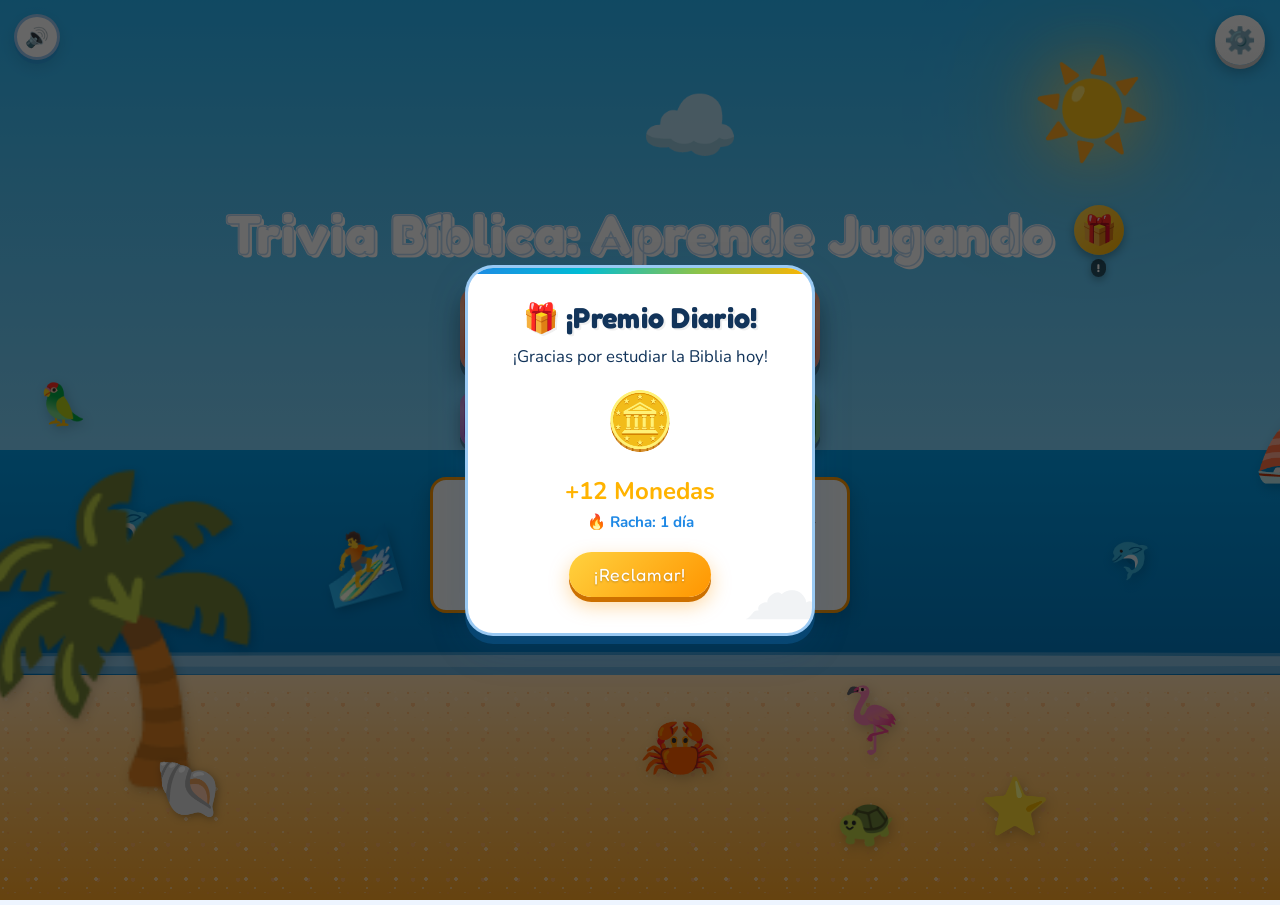
<file: trivia_Biblia/juego.html>
<!DOCTYPE html>
<html lang="es">

<head>
  <meta charset="UTF-8">
  <meta name="viewport" content="width=device-width, initial-scale=1.0">
  <title>🌟 Sabiduría Bíblica Challenge 🌟</title>
  <!-- © 2026 Milner Tello Guzman. Todos los derechos reservados. -->
  <link rel="manifest" href="manifest.json">
  <link href="https://fonts.googleapis.com/css2?family=Fredoka+One&family=Nunito:wght@400;600;700;800;900&family=Poppins:wght@700;800;900&display=swap"
    rel="stylesheet">

  <link rel="stylesheet" href="css/style.css">
</head>

<body>
  <!-- Floating stars background -->
  <span class="star-bg" style="top:8%;left:7%;animation-delay:0s">⭐</span>
  <span class="star-bg" style="top:15%;right:9%;animation-delay:.7s">🌟</span>
  <span class="star-bg" style="top:78%;left:5%;animation-delay:1.2s">✨</span>
  <span class="star-bg" style="top:85%;right:6%;animation-delay:.4s">⭐</span>
  <span class="star-bg" style="top:45%;left:3%;animation-delay:1.8s;font-size:.9rem">🌈</span>
  <span class="star-bg" style="top:55%;right:4%;animation-delay:2.1s;font-size:.9rem">💫</span>

  <!-- (Modo oscuro desactivado) -->
  <div id="confetti"></div>

  <!-- HOME -->
  <section id="home">
    <div class="beach-menu-container">
      <!-- Beach Background -->
      <div class="beach-sky-bg"></div>
      <div class="beach-ocean-bg">
        <div class="ocean-wave wave1"></div>
        <div class="ocean-wave wave2"></div>
      </div>
      <div class="beach-sand-bg"></div>
      
      <!-- Decorative Elements -->
      <div class="beach-deco palm-tree">🌴</div>
      <div class="beach-deco surfboard">🏄</div>
      <div class="beach-deco crab">🦀</div>
      <div class="beach-deco shell">🐚</div>
      <div class="beach-deco starfish">⭐</div>
      <div class="sun-radiant">☀️</div>
      <div class="sun-beams">☀️</div>
      <div class="beach-clouds">☁️</div>

      <!-- New Beach Animals -->
      <div class="beach-animal parrot-beach">🦜</div>
      <div class="beach-animal turtle-beach">🐢</div>
      <div class="beach-animal flamingo-beach">🦩</div>
      <div class="beach-animal sailboat-beach">⛵</div>
      <div class="beach-animal dolphin-beach">🐬</div>
      <div class="beach-animal dolphin-beach2">🐬</div>
      
      <!-- Settings Button -->
      <button class="beach-settings-btn" onclick="showSettings()" title="Ajustes">⚙️</button>

      <!-- Logo with Gift Button -->
      <div class="beach-logo-with-gift">
        <div class="beach-gift-box-top">
          <button class="beach-gift" id="homeGiftQuickBtn" onclick="openGiftFromHome()" title="Regalo">🎁</button>
          <span class="gift-timer" id="homeGiftBadge">--:--</span>
        </div>
        <div class="beach-logo">
          <h1 class="beach-title">Trivia Bíblica: Aprende Jugando</h1>
        </div>
      </div>
      
      <!-- Big Play Button -->
      <div class="beach-buttons">
        <button id="homePlayBtn" class="wooden-btn wooden-classic" onclick="show('modes')">
          <span class="btn-shine"></span>
          🎮 ¡Jugar!
        </button>
        <div style="display: flex; gap: 10px; width: 100%; max-width: 400px; justify-content: center;">
          <button id="homeExtrasBtn" class="wooden-btn wooden-extras-small" onclick="show('extras')" style="flex: 1;">
            ✨ Extras
          </button>
          <button id="homeWelcomeBtn" class="wooden-btn wooden-extras-small" onclick="window.location.href='index.html'" style="flex: 1; background: linear-gradient(135deg, #4caf50, #2e7d32);">
            🏠 Salir
          </button>
        </div>
      </div>
      
      <!-- Daily Text -->
      <div class="beach-daily-box" id="dailyTextContainer">
        <p id="homeDailyLabel" class="daily-label-beach">📜 Texto de Hoy</p>
        <p id="dailyTextBody" class="daily-body-beach">"No tengas miedo, porque estoy contigo..."</p>
        <p id="dailyTextRef" class="daily-ref-beach">- Isaías 41:10</p>
      </div>
    </div>
  </section>

  <!-- EXTRAS -->
  <section id="extras">
    <!-- Jungle Background Elements - Full Screen -->
    <div class="modes-jungle-bg">
      <!-- Sky elements -->
      <span class="sun">☀️</span>
      <span class="rainbow">🌈</span>
      <span class="cloud cloud1">☁️</span>
      <span class="cloud cloud2">☁️</span>
      <span class="cloud cloud3">☁️</span>

      <!-- Trees and ground elements -->
      <span class="tree-left">🌳</span>
      <span class="tree-right">🌲</span>
      <span class="flowers">🌺 🌸 🌼 🌻 🌷</span>
      <span class="mushroom-left">🍄</span>
      <span class="mushroom-right">🍄</span>

      <!-- Animals -->
      <span class="monkey">🐒</span>
      <span class="parrot">🦜</span>
      <span class="tiger">🐯</span>
      <span class="elephant">🐘</span>
      <span class="toucan">🐦</span>
      <span class="snake">🐍</span>
      <span class="frog">🐸</span>
      <span class="turtle">🐢</span>

      <!-- Water element -->
      <span class="waterfall">💦</span>

      <!-- Flying decorations -->
      <span class="butterfly b1">🦋</span>
      <span class="butterfly b2">🦋</span>
      <span class="butterfly b3">🦋</span>
      <span class="music-note m1">🎵</span>
      <span class="music-note m2">🎶</span>
      <span class="music-note m3">🎵</span>

      <!-- Gems and treasures -->
      <span class="gem g1">💎</span>
      <span class="gem g2">✨</span>
      <span class="gem g3">💎</span>
      <span class="gem g4">⭐</span>

      <!-- Balloons -->
      <span class="balloon bal1">🎈</span>
      <span class="balloon bal2">🎈</span>
      <span class="balloon bal3">🎈</span>
    </div>
    <div class="modes-menu-card">
      <h2 class="modes-title" style="color: #FF1493; text-shadow: 2px 2px 0 #FFA500;">✨🚀 Extras 🚀✨</h2>
      <p class="modes-subtitle" style="color: #00FF00; text-shadow: 1px 1px 0 #000;">Accesos especiales y más</p>
      <div class="divider" id="extrasDivider" style="color: #FFD700; text-shadow: 1px 1px 0 #FF4500;">⭐🌟 Contenido Extra Explosivo 🌟⭐</div>
      <button class="mode-btn mode-achievements" id="extrasAchievementsBtn" onclick="show('achievements'); renderAchievements();" style="background: linear-gradient(180deg, #FFD700 0%, #FFA500 50%, #FF4500 100%); border: 4px solid #B22222; color: #fff; text-shadow: 2px 2px 0 rgba(0,0,0,0.3);">🏅✨ Trofeos Brillantes</button><br>
      <button class="mode-btn mode-stats" id="extrasStatsBtn" onclick="show('stats'); renderStats();" style="background: linear-gradient(180deg, #00BFFF 0%, #1E90FF 50%, #0000FF 100%); border: 4px solid #00008B; color: #fff; text-shadow: 2px 2px 0 rgba(0,0,0,0.3);">📊🔥 Datos Explosivos</button>
      <div class="divider" style="margin-top:24px">—</div>
      <button class="mode-btn-back" id="extrasBackBtn" onclick="show('home')" style="background: linear-gradient(180deg, #FF69B4 0%, #DC143C 50%, #8B0000 100%); border: 4px solid #4B0082; color: #fff; text-shadow: 2px 2px 0 rgba(0,0,0,0.3); font-size: 1.1rem; padding: 10px 20px;">🏠🏃‍♂️ ¡Volver a Casa!</button>
    </div>
  </section>

  <!-- MODES -->
  <section id="modes">
    <!-- Jungle Background Elements - Full Screen -->
    <div class="modes-jungle-bg">
      <!-- Sky elements -->
      <span class="sun">☀️</span>
      <span class="rainbow">🌈</span>
      <span class="cloud cloud1">☁️</span>
      <span class="cloud cloud2">☁️</span>
      <span class="cloud cloud3">☁️</span>

      <!-- Trees and ground elements -->
      <span class="tree-left">🌳</span>
      <span class="tree-right">🌲</span>
      <span class="flowers">🌺 🌸 🌼 🌻 🌷</span>
      <span class="mushroom-left">🍄</span>
      <span class="mushroom-right">🍄</span>

      <!-- Animals -->
      <span class="monkey">🐒</span>
      <span class="parrot">🦜</span>
      <span class="tiger">🐯</span>
      <span class="elephant">🐘</span>
      <span class="toucan">🐦</span>
      <span class="snake">🐍</span>
      <span class="frog">🐸</span>
      <span class="turtle">🐢</span>

      <!-- Water element -->
      <span class="waterfall">💦</span>

      <!-- Flying decorations -->
      <span class="butterfly b1">🦋</span>
      <span class="butterfly b2">🦋</span>
      <span class="butterfly b3">🦋</span>
      <span class="music-note m1">🎵</span>
      <span class="music-note m2">🎶</span>
      <span class="music-note m3">🎵</span>

      <!-- Gems and treasures -->
      <span class="gem g1">💎</span>
      <span class="gem g2">✨</span>
      <span class="gem g3">💎</span>
      <span class="gem g4">⭐</span>

      <!-- Balloons -->
      <span class="balloon bal1">🎈</span>
      <span class="balloon bal2">🎈</span>
      <span class="balloon bal3">🎈</span>
    </div>
    <div class="modes-menu-card">
      <h2 class="modes-title">🎮 Modos de juego</h2>
      <p class="modes-subtitle">Elige cómo quieres jugar</p>

      <button class="mode-btn mode-story" onclick="openModeTutorial('story')">
        <span class="mode-icon">⭐</span>
        <span class="mode-text">MODO<br>HISTORIA</span>
      </button>

      <button class="mode-btn mode-survival" onclick="openModeTutorial('survival')">
        <span class="mode-icon">⏱️</span>
        <span class="mode-text">SUPERVIVENCIA</span>
      </button>

      <button class="mode-btn-back" onclick="show('home')" style="background: linear-gradient(180deg, #32CD32 0%, #228B22 50%, #006400 100%); border: 4px solid #8B4513; color: #fff; text-shadow: 2px 2px 0 rgba(0,0,0,0.3); font-size: 1.2rem; padding: 12px 22px;">🏠 Volver</button>
    </div>
  </section>

  <!-- CATEGORIES -->
  <section id="categories">
    <!-- Jungle Background Elements - Full Screen -->
    <div class="modes-jungle-bg">
      <!-- Sky elements -->
      <span class="sun">☀️</span>
      <span class="rainbow">🌈</span>
      <span class="cloud cloud1">☁️</span>
      <span class="cloud cloud2">☁️</span>
      <span class="cloud cloud3">☁️</span>

      <!-- Trees and ground elements -->
      <span class="tree-left">🌳</span>
      <span class="tree-right">🌲</span>
      <span class="flowers">🌺 🌸 🌼 🌻 🌷</span>
      <span class="mushroom-left">🍄</span>
      <span class="mushroom-right">🍄</span>

      <!-- Animals -->
      <span class="monkey">🐒</span>
      <span class="parrot">🦜</span>
      <span class="tiger">🐯</span>
      <span class="elephant">🐘</span>
      <span class="toucan">🐦</span>
      <span class="snake">🐍</span>
      <span class="frog">🐸</span>
      <span class="turtle">🐢</span>

      <!-- Water element -->
      <span class="waterfall">💦</span>

      <!-- Flying decorations -->
      <span class="butterfly b1">🦋</span>
      <span class="butterfly b2">🦋</span>
      <span class="butterfly b3">🦋</span>
      <span class="music-note m1">🎵</span>
      <span class="music-note m2">🎶</span>
      <span class="music-note m3">🎵</span>

      <!-- Gems and treasures -->
      <span class="gem g1">💎</span>
      <span class="gem g2">✨</span>
      <span class="gem g3">💎</span>
      <span class="gem g4">⭐</span>

      <!-- Balloons -->
      <span class="balloon bal1">🎈</span>
      <span class="balloon bal2">🎈</span>
      <span class="balloon bal3">🎈</span>
    </div>
    <div class="card" style="text-align:center">
      <div style="display:flex; justify-content:flex-start; margin-bottom:10px;">
        <button class="btn btn-ghost" onclick="show('modes')" style="padding:6px 12px; font-size:0.85rem;">⬅️ Volver</button>
      </div>
      <h2 id="categoriesTitle">📚 Categorías</h2>
      <p class="subtitle" id="categoriesSubtitle">Elige un tema bíblico</p>
      <div class="divider" id="categoriesDivider">⭐ selecciona ⭐</div>

      <div class="categories-grid">
        <div class="category-card" onclick="startCategory('oldTestament')">
          <span class="category-icon">📜</span>
          <h3 class="category-title" id="catOldTitle">Antiguo Testamento</h3>
          <p class="category-desc" id="catOldDesc">Desde Génesis hasta Malaquías</p>
          <span class="category-badge" id="catOldBadge">40 preguntas</span>
        </div>
        <div class="category-card" onclick="startCategory('newTestament')">
          <span class="category-icon">📖</span>
          <h3 class="category-title" id="catNewTitle">Nuevo Testamento</h3>
          <p class="category-desc" id="catNewDesc">Desde Mateo hasta Apocalipsis</p>
          <span class="category-badge" id="catNewBadge">40 preguntas</span>
        </div>
        <div class="category-card" onclick="startCategory('characters')">
          <span class="category-icon">👑</span>
          <h3 class="category-title" id="catCharTitle">Personajes Bíblicos</h3>
          <p class="category-desc" id="catCharDesc">Conoce a los héroes de la fe</p>
          <span class="category-badge" id="catCharBadge">40 preguntas</span>
        </div>
        <div class="category-card" onclick="startCategory('trueFalse')">
          <span class="category-icon">✅❌</span>
          <h3 class="category-title" id="catTFTitle">Verdadero o Falso</h3>
          <p class="category-desc" id="catTFDesc">¿Puedes distinguir la verdad?</p>
          <span class="category-badge" id="catTFBadge">30 preguntas</span>
        </div>
      </div>

      <div class="divider" style="margin-top:24px">—</div>
      <button class="btn btn-ghost" onclick="show('home')" id="categoriesBackBtn">🏠 Regresar al menú principal</button>
    </div>
  </section>

  <!-- MAP -->
  <section id="map">
    <!-- Jungle Background Elements - Full Screen -->
    <div class="modes-jungle-bg">
      <!-- Sky elements -->
      <span class="sun">☀️</span>
      <span class="rainbow">🌈</span>
      <span class="cloud cloud1">☁️</span>
      <span class="cloud cloud2">☁️</span>
      <span class="cloud cloud3">☁️</span>

      <!-- Trees and ground elements -->
      <span class="tree-left">🌳</span>
      <span class="tree-right">🌲</span>
      <span class="flowers">🌺 🌸 🌼 🌻 🌷</span>
      <span class="mushroom-left">🍄</span>
      <span class="mushroom-right">🍄</span>

      <!-- Animals -->
      <span class="monkey">🐒</span>
      <span class="parrot">🦜</span>
      <span class="tiger">🐯</span>
      <span class="elephant">🐘</span>
      <span class="toucan">🐦</span>
      <span class="snake">🐍</span>
      <span class="frog">🐸</span>
      <span class="turtle">🐢</span>

      <!-- Water element -->
      <span class="waterfall">💦</span>

      <!-- Flying decorations -->
      <span class="butterfly b1">🦋</span>
      <span class="butterfly b2">🦋</span>
      <span class="butterfly b3">🦋</span>
      <span class="music-note m1">🎵</span>
      <span class="music-note m2">🎶</span>
      <span class="music-note m3">🎵</span>

      <!-- Gems and treasures -->
      <span class="gem g1">💎</span>
      <span class="gem g2">✨</span>
      <span class="gem g3">💎</span>
      <span class="gem g4">⭐</span>

      <!-- Balloons -->
      <span class="balloon bal1">🎈</span>
      <span class="balloon bal2">🎈</span>
      <span class="balloon bal3">🎈</span>
    </div>
    <div class="map-container">
      <!-- Top Bar - Above landscape -->
      <div class="map-top-bar">
        <h2 id="title" style="color: white; text-shadow: 2px 2px 4px rgba(0,0,0,0.5); font-size: 1.1rem; margin: 0; position: absolute; left: 50%; transform: translateX(-50%); width: 100%; text-align: center; pointer-events: none; font-family: 'Fredoka One', cursive;">🗺️ Selecciona un Nivel</h2>
        <div class="map-coin-counter">
          <span class="coin-icon">🪙</span>
          <span id="mapCoins">0</span>
        </div>
        <div class="map-star-counter">
          <span class="star-icon">⭐</span>
          <span id="mapTotalStars">0</span>
        </div>
      </div>

      <!-- Additional Decorations for Map Container -->
      <div class="map-decorations">
        <span class="decoration flower1" style="position: absolute; bottom: 10%; left: 5%; font-size: 2rem; animation: floatSlow 4s ease-in-out infinite;">🌸</span>
        <span class="decoration flower2" style="position: absolute; bottom: 15%; left: 20%; font-size: 1.8rem; animation: floatSlow 5s ease-in-out infinite 1s;">🌼</span>
        <span class="decoration flower3" style="position: absolute; bottom: 12%; right: 15%; font-size: 2.2rem; animation: floatSlow 4.5s ease-in-out infinite 0.5s;">🌻</span>
        <span class="decoration flower4" style="position: absolute; bottom: 8%; right: 5%; font-size: 1.9rem; animation: floatSlow 5.5s ease-in-out infinite 2s;">🌺</span>
        <span class="decoration butterfly1" style="position: absolute; top: 30%; left: 10%; font-size: 1.5rem; animation: flyAround 6s ease-in-out infinite;">🦋</span>
        <span class="decoration butterfly2" style="position: absolute; top: 50%; right: 10%; font-size: 1.4rem; animation: flyAround 7s ease-in-out infinite 1s;">🦋</span>
        <span class="decoration gem1" style="position: absolute; bottom: 20%; left: 50%; font-size: 1.6rem; animation: sparkle 3s ease-in-out infinite;">💎</span>
        <span class="decoration star1" style="position: absolute; top: 20%; left: 70%; font-size: 1.3rem; animation: twinkle 4s ease-in-out infinite;">⭐</span>
      </div>

      <!-- Level Path Area -->
      <div class="map-path-area">
        <div class="map-path-content">
          <!-- Scroll hint -->
          <div class="scroll-hint">⬇️ Desliza hacia abajo para ver más niveles</div>

          <div class="level-path-buttons">
          <div class="level-pin level-block-1" id="lvlPin1" style="top:2%; left:50%; transform:translateX(-50%);">
            <div class="level" id="lvl1">1</div>
            <div class="stars-container" id="stars1"><span class="star-gray">⭐</span><span class="star-gray">⭐</span><span class="star-gray">⭐</span></div>
          </div>
          <div class="level-pin level-block-1" id="lvlPin2" style="top:4%; left:26.7%;">
            <div class="level locked" id="lvl2">2</div>
            <span class="lock-badge" id="lock2">🔒</span>
            <div class="stars-container" id="stars2"><span class="star-gray">⭐</span><span class="star-gray">⭐</span><span class="star-gray">⭐</span></div>
          </div>
          <div class="level-pin level-block-1" id="lvlPin3" style="top:6%; left:20%;">
            <div class="level locked" id="lvl3">3</div>
            <span class="lock-badge" id="lock3">🔒</span>
            <div class="stars-container" id="stars3"><span class="star-gray">⭐</span><span class="star-gray">⭐</span><span class="star-gray">⭐</span></div>
          </div>
          <div class="level-pin level-block-1" id="lvlPin4" style="top:8%; left:26.7%;">
            <div class="level locked" id="lvl4">4</div>
            <span class="lock-badge" id="lock4">🔒</span>
            <div class="stars-container" id="stars4"><span class="star-gray">⭐</span><span class="star-gray">⭐</span><span class="star-gray">⭐</span></div>
          </div>
          <div class="level-pin level-block-1" id="lvlPin5" style="top:10%; left:50%;">
            <div class="level locked" id="lvl5">5</div>
            <span class="lock-badge" id="lock5">🔒</span>
            <div class="stars-container" id="stars5"><span class="star-gray">⭐</span><span class="star-gray">⭐</span><span class="star-gray">⭐</span></div>
          </div>
          <div class="level-pin level-block-2" id="lvlPin6" style="top:12%; left:73.3%;">
            <div class="level locked" id="lvl6">6</div>
            <span class="lock-badge" id="lock6">🔒</span>
            <div class="stars-container" id="stars6"><span class="star-gray">⭐</span><span class="star-gray">⭐</span><span class="star-gray">⭐</span></div>
          </div>
          <div class="level-pin level-block-2" id="lvlPin7" style="top:14%; left:80%;">
            <div class="level locked" id="lvl7">7</div>
            <span class="lock-badge" id="lock7">🔒</span>
            <div class="stars-container" id="stars7"><span class="star-gray">⭐</span><span class="star-gray">⭐</span><span class="star-gray">⭐</span></div>
          </div>
          <div class="level-pin level-block-2" id="lvlPin8" style="top:16%; left:60%;">
            <div class="level locked" id="lvl8">8</div>
            <span class="lock-badge" id="lock8">🔒</span>
            <div class="stars-container" id="stars8"><span class="star-gray">⭐</span><span class="star-gray">⭐</span><span class="star-gray">⭐</span></div>
          </div>
          <div class="level-pin level-block-2" id="lvlPin9" style="top:18%; left:40%;">
            <div class="level locked" id="lvl9">9</div>
            <span class="lock-badge" id="lock9">🔒</span>
            <div class="stars-container" id="stars9"><span class="star-gray">⭐</span><span class="star-gray">⭐</span><span class="star-gray">⭐</span></div>
          </div>
          <div class="level-pin level-block-2" id="lvlPin10" style="top:20%; left:26.7%;">
            <div class="level locked" id="lvl10">10</div>
            <span class="lock-badge" id="lock10">🔒</span>
            <div class="stars-container" id="stars10"><span class="star-gray">⭐</span><span class="star-gray">⭐</span><span class="star-gray">⭐</span></div>
          </div>
          <div class="level-pin level-block-3" id="lvlPin11" style="top:22%; left:50%;">
            <div class="level locked" id="lvl11">11</div>
            <span class="lock-badge" id="lock11">🔒</span>
            <div class="stars-container" id="stars11"><span class="star-gray">⭐</span><span class="star-gray">⭐</span><span class="star-gray">⭐</span></div>
          </div>
          <div class="level-pin level-block-3" id="lvlPin12" style="top:24%; left:73.3%;">
            <div class="level locked" id="lvl12">12</div>
            <span class="lock-badge" id="lock12">🔒</span>
            <div class="stars-container" id="stars12"><span class="star-gray">⭐</span><span class="star-gray">⭐</span><span class="star-gray">⭐</span></div>
          </div>
          <div class="level-pin level-block-3" id="lvlPin13" style="top:26%; left:80%;">
            <div class="level locked" id="lvl13">13</div>
            <span class="lock-badge" id="lock13">🔒</span>
            <div class="stars-container" id="stars13"><span class="star-gray">⭐</span><span class="star-gray">⭐</span><span class="star-gray">⭐</span></div>
          </div>
          <div class="level-pin level-block-3" id="lvlPin14" style="top:28%; left:60%;">
            <div class="level locked" id="lvl14">14</div>
            <span class="lock-badge" id="lock14">🔒</span>
            <div class="stars-container" id="stars14"><span class="star-gray">⭐</span><span class="star-gray">⭐</span><span class="star-gray">⭐</span></div>
          </div>
          <div class="level-pin level-block-3" id="lvlPin15" style="top:30%; left:40%;">
            <div class="level locked" id="lvl15">15</div>
            <span class="lock-badge" id="lock15">🔒</span>
            <div class="stars-container" id="stars15"><span class="star-gray">⭐</span><span class="star-gray">⭐</span><span class="star-gray">⭐</span></div>
          </div>

          <!-- Houses near each level -->
          <span class="house-decoration" style="position: absolute; top: 2%; left: 65%; font-size: 2.2rem; animation: floatSlow 4s ease-in-out infinite;">🏠</span>
          <span class="house-decoration" style="position: absolute; top: 4%; left: 10%; font-size: 2.2rem; animation: floatSlow 5s ease-in-out infinite 1s;">🏘️</span>
          <span class="house-decoration" style="position: absolute; top: 6%; left: 5%; font-size: 2.2rem; animation: floatSlow 4.5s ease-in-out infinite 0.5s;">🏠</span>
          <span class="house-decoration" style="position: absolute; top: 8%; left: 10%; font-size: 2.2rem; animation: floatSlow 5.5s ease-in-out infinite 2s;">🏘️</span>
          <span class="house-decoration" style="position: absolute; top: 10%; left: 65%; font-size: 2.2rem; animation: floatSlow 4s ease-in-out infinite;">🏠</span>
          <span class="house-decoration" style="position: absolute; top: 12%; left: 85%; font-size: 2.2rem; animation: floatSlow 5s ease-in-out infinite 1s;">🏘️</span>
          <span class="house-decoration" style="position: absolute; top: 14%; left: 90%; font-size: 2.2rem; animation: floatSlow 4.5s ease-in-out infinite 0.5s;">🏠</span>
          <span class="house-decoration" style="position: absolute; top: 16%; left: 75%; font-size: 2.2rem; animation: floatSlow 5.5s ease-in-out infinite 2s;">🏘️</span>
          <span class="house-decoration" style="position: absolute; top: 18%; left: 20%; font-size: 2.2rem; animation: floatSlow 4s ease-in-out infinite;">🏠</span>
          <span class="house-decoration" style="position: absolute; top: 20%; left: 5%; font-size: 2.2rem; animation: floatSlow 5s ease-in-out infinite 1s;">🏘️</span>
          <span class="house-decoration" style="position: absolute; top: 22%; left: 65%; font-size: 2.2rem; animation: floatSlow 4.5s ease-in-out infinite 0.5s;">🏠</span>
          <span class="house-decoration" style="position: absolute; top: 24%; left: 85%; font-size: 2.2rem; animation: floatSlow 5.5s ease-in-out infinite 2s;">🏘️</span>
          <span class="house-decoration" style="position: absolute; top: 26%; left: 90%; font-size: 2.2rem; animation: floatSlow 4s ease-in-out infinite;">🏠</span>
          <span class="house-decoration" style="position: absolute; top: 28%; left: 75%; font-size: 2.2rem; animation: floatSlow 5s ease-in-out infinite 1s;">🏘️</span>
          <span class="house-decoration" style="position: absolute; top: 30%; left: 20%; font-size: 2.2rem; animation: floatSlow 4.5s ease-in-out infinite 0.5s;">🏠</span>
        </div>
      </div>
      </div>

      <!-- Level Preview Panel -->
      <div id="levelPreview" class="level-preview" style="display:none;">
        <div class="preview-top">
          <span id="previewEmoji">🌟</span>
          <strong id="previewTitle">Nivel 1</strong>
        </div>
        <p id="previewDesc">Preguntas bíblicas para comenzar.</p>
        <div class="preview-meta">
          <span id="previewDifficulty">Dificultad: Fácil</span>
          <span id="previewReward">+20 🪙</span>
        </div>
        <button class="btn btn-ghost" onclick="show('home')" style="margin-top:10px; padding:6px 12px; font-size:0.8rem;">🏠 Volver</button>
      </div>

      <!-- Back Button -->
      <button class="map-back-btn" onclick="show('modes')" title="Atrás">←</button>
    </div>
  </section>

  <!-- TIENDA -->
  <section id="shop">
    <!-- Jungle Background Elements - Full Screen -->
    <div class="modes-jungle-bg">
      <!-- Sky elements -->
      <span class="sun">☀️</span>
      <span class="rainbow">🌈</span>
      <span class="cloud cloud1">☁️</span>
      <span class="cloud cloud2">☁️</span>
      <span class="cloud cloud3">☁️</span>

      <!-- Trees and ground elements -->
      <span class="tree-left">🌳</span>
      <span class="tree-right">🌲</span>
      <span class="flowers">🌺 🌸 🌼 🌻 🌷</span>
      <span class="mushroom-left">🍄</span>
      <span class="mushroom-right">🍄</span>

      <!-- Animals -->
      <span class="monkey">🐒</span>
      <span class="parrot">🦜</span>
      <span class="tiger">🐯</span>
      <span class="elephant">🐘</span>
      <span class="toucan">🐦</span>
      <span class="snake">🐍</span>
      <span class="frog">🐸</span>
      <span class="turtle">🐢</span>

      <!-- Water element -->
      <span class="waterfall">💦</span>

      <!-- Flying decorations -->
      <span class="butterfly b1">🦋</span>
      <span class="butterfly b2">🦋</span>
      <span class="butterfly b3">🦋</span>
      <span class="music-note m1">🎵</span>
      <span class="music-note m2">🎶</span>
      <span class="music-note m3">🎵</span>

      <!-- Gems and treasures -->
      <span class="gem g1">💎</span>
      <span class="gem g2">✨</span>
      <span class="gem g3">💎</span>
      <span class="gem g4">⭐</span>

      <!-- Balloons -->
      <span class="balloon bal1">🎈</span>
      <span class="balloon bal2">🎈</span>
      <span class="balloon bal3">🎈</span>
    </div>
    <div class="card" style="text-align:center">
      <h2 id="shopTitle">🛍️ Tienda</h2>
      <p class="subtitle" id="shopSubtitle">Usa tus monedas ahorradas</p>
      <div class="coin-badge" style="font-size:1.2rem; font-weight:bold; color:var(--gold); display:inline-block; margin-bottom:15px; background:rgba(255,179,0,0.1); border:2px solid var(--gold); padding:4px 12px; border-radius:20px;"><span id="shopCoins">0</span> 🪙</div>
      <div id="shopContainer" style="display:flex; flex-direction:column; gap:10px; text-align:left;">
        <!-- Inserted from JS -->
      </div>
      <div class="divider" style="margin-top:24px">—</div>
      <button class="btn btn-ghost" id="shopBackBtn" onclick="show('home')">🏠 Volver</button>
    </div>
  </section>

  <!-- LOGROS -->
  <section id="achievements">
    <!-- Jungle Background Elements - Full Screen -->
    <div class="modes-jungle-bg">
      <!-- Sky elements -->
      <span class="sun">☀️</span>
      <span class="rainbow">🌈</span>
      <span class="cloud cloud1">☁️</span>
      <span class="cloud cloud2">☁️</span>
      <span class="cloud cloud3">☁️</span>

      <!-- Trees and ground elements -->
      <span class="tree-left">🌳</span>
      <span class="tree-right">🌲</span>
      <span class="flowers">🌺 🌸 🌼 🌻 🌷</span>
      <span class="mushroom-left">🍄</span>
      <span class="mushroom-right">🍄</span>

      <!-- Animals -->
      <span class="monkey">🐒</span>
      <span class="parrot">🦜</span>
      <span class="tiger">🐯</span>
      <span class="elephant">🐘</span>
      <span class="toucan">🐦</span>
      <span class="snake">🐍</span>
      <span class="frog">🐸</span>
      <span class="turtle">🐢</span>

      <!-- Water element -->
      <span class="waterfall">💦</span>

      <!-- Flying decorations -->
      <span class="butterfly b1">🦋</span>
      <span class="butterfly b2">🦋</span>
      <span class="butterfly b3">🦋</span>
      <span class="music-note m1">🎵</span>
      <span class="music-note m2">🎶</span>
      <span class="music-note m3">🎵</span>

      <!-- Gems and treasures -->
      <span class="gem g1">💎</span>
      <span class="gem g2">✨</span>
      <span class="gem g3">💎</span>
      <span class="gem g4">⭐</span>

      <!-- Balloons -->
      <span class="balloon bal1">🎈</span>
      <span class="balloon bal2">🎈</span>
      <span class="balloon bal3">🎈</span>
    </div>
    <div class="card" style="text-align:center">
      <h2 id="achievementsTitle">🏅 Trofeos</h2>
      <p class="subtitle" id="achievementsSubtitle">Demuestra tu habilidad</p>
      <div id="achievementsContainer" style="display:flex; flex-direction:column; gap:10px; margin-top:10px; max-height:50vh; overflow-y:auto; text-align:left; padding-right:5px;">
        <!-- Inserted from JS -->
      </div>
      <div class="divider" style="margin-top:24px">—</div>
      <button class="btn btn-ghost" id="achievementsBackBtn" onclick="show('home')">🏠 Volver</button>
    </div>
  </section>

  <!-- ESTADÍSTICAS -->
  <section id="stats">
    <!-- Jungle Background Elements - Full Screen -->
    <div class="modes-jungle-bg">
      <!-- Sky elements -->
      <span class="sun">☀️</span>
      <span class="rainbow">🌈</span>
      <span class="cloud cloud1">☁️</span>
      <span class="cloud cloud2">☁️</span>
      <span class="cloud cloud3">☁️</span>

      <!-- Trees and ground elements -->
      <span class="tree-left">🌳</span>
      <span class="tree-right">🌲</span>
      <span class="flowers">🌺 🌸 🌼 🌻 🌷</span>
      <span class="mushroom-left">🍄</span>
      <span class="mushroom-right">🍄</span>

      <!-- Animals -->
      <span class="monkey">🐒</span>
      <span class="parrot">🦜</span>
      <span class="tiger">🐯</span>
      <span class="elephant">🐘</span>
      <span class="toucan">🐦</span>
      <span class="snake">🐍</span>
      <span class="frog">🐸</span>
      <span class="turtle">🐢</span>

      <!-- Water element -->
      <span class="waterfall">💦</span>

      <!-- Flying decorations -->
      <span class="butterfly b1">🦋</span>
      <span class="butterfly b2">🦋</span>
      <span class="butterfly b3">🦋</span>
      <span class="music-note m1">🎵</span>
      <span class="music-note m2">🎶</span>
      <span class="music-note m3">🎵</span>

      <!-- Gems and treasures -->
      <span class="gem g1">💎</span>
      <span class="gem g2">✨</span>
      <span class="gem g3">💎</span>
      <span class="gem g4">⭐</span>

      <!-- Balloons -->
      <span class="balloon bal1">🎈</span>
      <span class="balloon bal2">🎈</span>
      <span class="balloon bal3">🎈</span>
    </div>
    <div class="card" style="text-align:center">
      <h2 id="statsTitle">📊 Estadísticas</h2>
      <p class="subtitle" id="statsSubtitle">Progreso General</p>
      <div id="statsContainer" style="display:grid; grid-template-columns:1fr 1fr; gap:10px; margin-top:15px; text-align:left;">
        <!-- Inserted from JS -->
      </div>
      <div class="divider" style="margin-top:24px">—</div>
      <button class="btn btn-ghost" id="statsBackBtn" onclick="show('home')">🏠 Volver</button>
    </div>
  </section>

  <!-- QUIZ -->
  <section id="quiz">
    <!-- Jungle Background Elements - Full Screen -->
    <div class="modes-jungle-bg">
      <!-- Sky elements -->
      <span class="sun">☀️</span>
      <span class="rainbow">🌈</span>
      <span class="cloud cloud1">☁️</span>
      <span class="cloud cloud2">☁️</span>
      <span class="cloud cloud3">☁️</span>

      <!-- Trees and ground elements -->
      <span class="tree-left">🌳</span>
      <span class="tree-right">🌲</span>
      <span class="flowers">🌺 🌸 🌼 🌻 🌷</span>
      <span class="mushroom-left">🍄</span>
      <span class="mushroom-right">🍄</span>

      <!-- Animals -->
      <span class="monkey">🐒</span>
      <span class="parrot">🦜</span>
      <span class="tiger">🐯</span>
      <span class="elephant">🐘</span>
      <span class="toucan">🐦</span>
      <span class="snake">🐍</span>
      <span class="frog">🐸</span>
      <span class="turtle">🐢</span>

      <!-- Water element -->
      <span class="waterfall">💦</span>

      <!-- Flying decorations -->
      <span class="butterfly b1">🦋</span>
      <span class="butterfly b2">🦋</span>
      <span class="butterfly b3">🦋</span>
      <span class="music-note m1">🎵</span>
      <span class="music-note m2">🎶</span>
      <span class="music-note m3">🎵</span>

      <!-- Gems and treasures -->
      <span class="gem g1">💎</span>
      <span class="gem g2">✨</span>
      <span class="gem g3">💎</span>
      <span class="gem g4">⭐</span>

      <!-- Balloons -->
      <span class="balloon bal1">🎈</span>
      <span class="balloon bal2">🎈</span>
      <span class="balloon bal3">🎈</span>
    </div>
    <div class="card">
      <div class="quiz-top-bar" style="display:flex; justify-content:space-between; align-items:center; margin-bottom:12px; font-weight:bold;">
        <div class="coin-badge" style="color:var(--gold);"><span id="quizCoins">0</span> 🪙</div>
        <div id="comboBadge" style="color:var(--candy1); display:none; animation: popIn 0.3s forwards;">🔥 Racha x3</div>
        <div id="lives-container" style="color:#FF3D6B; display:none; letter-spacing:2px;">❤️❤️❤️</div>
      </div>
      <div class="quiz-header">
        <span class="quiz-badge" id="quiz-label">⭐ Nivel 1 · Pregunta 1/10</span>
        <button class="exit-btn" onclick="exitQuiz()">✕</button>
      </div>
      <div class="timer-container">
        <div class="clock-wrapper">
          <span class="clock-icon">⏰</span>
          <span class="clock-number" id="clockNumber">10</span>
        </div>
        <div id="timer-track">
          <div id="timer"></div>
        </div>
      </div>
      <h2 id="q"></h2>
      <div id="a"></div>
      <div id="verse"></div>
      <div id="lifelines" style="display:flex; gap:10px; justify-content:center; margin-top:20px;">
        <button class="btn btn-ghost" id="fiftyBtn" onclick="useFiftyFifty()" style="font-size:0.9rem; padding:8px 12px; width:100%;">50/50 (20🪙)</button>
        <button class="btn btn-ghost" id="timeBtn" onclick="useExtraTime()" style="font-size:0.9rem; padding:8px 12px; width:100%;">+10s (10🪙)</button>
        <button class="btn btn-ghost" id="hintBtn" onclick="useHint()" style="font-size:0.9rem; padding:8px 12px; width:100%;">💡 Pista (8🪙)</button>
        <button class="btn btn-ghost" id="skipBtn" onclick="useSkip()" style="font-size:0.9rem; padding:8px 12px; width:100%;">⏭️ Saltar (12🪙)</button>
      </div>
    </div>
  </section>

  <!-- CONGRATS -->
  <section id="congrats">
    <!-- Jungle Background Elements - Full Screen -->
    <div class="modes-jungle-bg">
      <!-- Sky elements -->
      <span class="sun">☀️</span>
      <span class="rainbow">🌈</span>
      <span class="cloud cloud1">☁️</span>
      <span class="cloud cloud2">☁️</span>
      <span class="cloud cloud3">☁️</span>

      <!-- Trees and ground elements -->
      <span class="tree-left">🌳</span>
      <span class="tree-right">🌲</span>
      <span class="flowers">🌺 🌸 🌼 🌻 🌷</span>
      <span class="mushroom-left">🍄</span>
      <span class="mushroom-right">🍄</span>

      <!-- Animals -->
      <span class="monkey">🐒</span>
      <span class="parrot">🦜</span>
      <span class="tiger">🐯</span>
      <span class="elephant">🐘</span>
      <span class="toucan">🐦</span>
      <span class="snake">🐍</span>
      <span class="frog">🐸</span>
      <span class="turtle">🐢</span>

      <!-- Water element -->
      <span class="waterfall">💦</span>

      <!-- Flying decorations -->
      <span class="butterfly b1">🦋</span>
      <span class="butterfly b2">🦋</span>
      <span class="butterfly b3">🦋</span>
      <span class="music-note m1">🎵</span>
      <span class="music-note m2">🎶</span>
      <span class="music-note m3">🎵</span>

      <!-- Gems and treasures -->
      <span class="gem g1">💎</span>
      <span class="gem g2">✨</span>
      <span class="gem g3">💎</span>
      <span class="gem g4">⭐</span>

      <!-- Balloons -->
      <span class="balloon bal1">🎈</span>
      <span class="balloon bal2">🎈</span>
      <span class="balloon bal3">🎈</span>
    </div>
    <div class="card" style="text-align:center">
      <span class="result-icon">🏆</span>
      <h2 id="congratsTitle">¡Felicidades!</h2>
      <div class="score-ring">
        <span class="score-num" id="congrats-score-num">10</span>
        <span class="score-den">/10</span>
      </div>
      <div class="stars-result" id="congratsStars" style="font-size:2rem; margin:10px 0;"></div>
      <p id="congratsMsg"></p>
      <div class="divider">🎉 ¡genial! 🎉</div>
      <button class="btn btn-gold" id="nextBtn" onclick="nextLevel()">Siguiente nivel 🚀</button>
      <button class="btn btn-share" id="shareBtn" onclick="shareResult(currentLevel, score, earnedStars)">📤 Compartir</button>
      <button class="btn btn-ghost" onclick="show('map')">🗺️ Mapa</button>
    </div>
  </section>

  <!-- TRY AGAIN -->
  <section id="tryagain">
    <!-- Jungle Background Elements - Full Screen -->
    <div class="modes-jungle-bg">
      <!-- Sky elements -->
      <span class="sun">☀️</span>
      <span class="rainbow">🌈</span>
      <span class="cloud cloud1">☁️</span>
      <span class="cloud cloud2">☁️</span>
      <span class="cloud cloud3">☁️</span>

      <!-- Trees and ground elements -->
      <span class="tree-left">🌳</span>
      <span class="tree-right">🌲</span>
      <span class="flowers">🌺 🌸 🌼 🌻 🌷</span>
      <span class="mushroom-left">🍄</span>
      <span class="mushroom-right">🍄</span>

      <!-- Animals -->
      <span class="monkey">🐒</span>
      <span class="parrot">🦜</span>
      <span class="tiger">🐯</span>
      <span class="elephant">🐘</span>
      <span class="toucan">🐦</span>
      <span class="snake">🐍</span>
      <span class="frog">🐸</span>
      <span class="turtle">🐢</span>

      <!-- Water element -->
      <span class="waterfall">💦</span>

      <!-- Flying decorations -->
      <span class="butterfly b1">🦋</span>
      <span class="butterfly b2">🦋</span>
      <span class="butterfly b3">🦋</span>
      <span class="music-note m1">🎵</span>
      <span class="music-note m2">🎶</span>
      <span class="music-note m3">🎵</span>

      <!-- Gems and treasures -->
      <span class="gem g1">💎</span>
      <span class="gem g2">✨</span>
      <span class="gem g3">💎</span>
      <span class="gem g4">⭐</span>

      <!-- Balloons -->
      <span class="balloon bal1">🎈</span>
      <span class="balloon bal2">🎈</span>
      <span class="balloon bal3">🎈</span>
    </div>
    <div class="card" style="text-align:center">
      <span class="result-icon" id="tryIcon">💪</span>
      <h2 id="tryTitle">¡Inténtalo de nuevo!</h2>
      <div class="score-ring" id="tryScoreRing">
        <span class="score-num" id="try-score-num">0</span>
        <span class="score-den" id="try-score-den">/10</span>
      </div>
      <p id="tryMsg"></p>
      <div class="divider">— ¡tú puedes! —</div>
      <button class="btn btn-crimson" id="retryBtn" onclick="retryLevel()">🔄 ¡Intentar de nuevo!</button>
      <button class="btn btn-ghost" onclick="show('map')">🗺️ Mapa</button>
    </div>
  </section>

  <!-- SETTINGS -->
  <section id="settings">
    <!-- Jungle Background Elements - Full Screen -->
    <div class="modes-jungle-bg">
      <!-- Sky elements -->
      <span class="sun">☀️</span>
      <span class="rainbow">🌈</span>
      <span class="cloud cloud1">☁️</span>
      <span class="cloud cloud2">☁️</span>
      <span class="cloud cloud3">☁️</span>

      <!-- Trees and ground elements -->
      <span class="tree-left">🌳</span>
      <span class="tree-right">🌲</span>
      <span class="flowers">🌺 🌸 🌼 🌻 🌷</span>
      <span class="mushroom-left">🍄</span>
      <span class="mushroom-right">🍄</span>

      <!-- Animals -->
      <span class="monkey">🐒</span>
      <span class="parrot">🦜</span>
      <span class="tiger">🐯</span>
      <span class="elephant">🐘</span>
      <span class="toucan">🐦</span>
      <span class="snake">🐍</span>
      <span class="frog">🐸</span>
      <span class="turtle">🐢</span>

      <!-- Water element -->
      <span class="waterfall">💦</span>

      <!-- Flying decorations -->
      <span class="butterfly b1">🦋</span>
      <span class="butterfly b2">🦋</span>
      <span class="butterfly b3">🦋</span>
      <span class="music-note m1">🎵</span>
      <span class="music-note m2">🎶</span>
      <span class="music-note m3">🎵</span>

      <!-- Gems and treasures -->
      <span class="gem g1">💎</span>
      <span class="gem g2">✨</span>
      <span class="gem g3">💎</span>
      <span class="gem g4">⭐</span>

      <!-- Balloons -->
      <span class="balloon bal1">🎈</span>
      <span class="balloon bal2">🎈</span>
      <span class="balloon bal3">🎈</span>
    </div>
    <div class="card">
      <h2 style="text-align:center" id="settingsTitle">⚙️ Ajustes</h2>
      <div class="divider" id="settingsDivider">🎵 opciones 🎵</div>
      <label id="volumeLabel">🔊 Volumen de efectos</label>
      <input type="range" id="volume" min="0" max="1" step="0.1" value="0.5" oninput="updateVolume(this.value)">
      <label style="margin-top:18px;" id="langLabel">🌐 Idioma</label>
      <div id="langMenu" style="display:flex; gap:8px; flex-wrap:wrap; justify-content:center;">
        <button class="btn btn-ghost" onclick="setLang('es')">🇪🇸 Español</button>
        <button class="btn btn-ghost" onclick="setLang('en')">🇺🇸 English</button>
        <button class="btn btn-ghost" onclick="setLang('qu')">🇵🇪 Quechua</button>
      </div>
      <label style="margin-top:18px;" id="ageLabel">👧🧒 Dificultad por edades</label>
      <select id="ageDifficulty" onchange="setAgeDifficulty(this.value)" style="width:100%; padding:10px 12px; border-radius:14px; border:2px solid var(--border2); background:rgba(255,255,255,0.85); font-weight:900; color:var(--text2);">
        <option value="kids" id="optKids">Niños (más tiempo)</option>
        <option value="teen" id="optTeen">Jóvenes (normal)</option>
        <option value="adult" id="optAdult">Adultos (más difícil)</option>
      </select>
      <div style="margin-top:28px;text-align:center;">
        <button class="btn btn-crimson" id="resetBtn" onclick="resetProgress()">🗑️ Reiniciar Progreso</button><br>
        <button class="btn btn-ghost" id="settingsBackBtn" onclick="show('home')" style="margin-top:8px;">🏠 Volver</button>
      </div>
    </div>
  </section>

  <!-- AUDIO ENLACES -->
  <audio id="bgMusic" src="musica/fondomusical.mp3" preload="none"></audio>
  <audio id="correctAudio" src="musica/acertar.mp3" preload="auto"></audio>
  <audio id="wrongAudio" src="musica/error1.mp3" preload="auto"></audio>
  <audio id="victoryAudio" src="musica/victoria.mp3" loop preload="auto"></audio>
  <audio id="cueteAudio" src="musica/cuete.mp3" preload="auto"></audio>
  <audio id="birdsAudio" src="musica/pajaritos.mp3" loop preload="auto"></audio>
  <audio id="clockAudio" src="musica/reloj.mp3" loop preload="auto"></audio>
  <audio id="popAudio" src="musica/pop.mp3" preload="auto"></audio>

  <!-- MODAL DIARIO -->
  <div id="dailyModal" class="modal" style="display:none; position:fixed; top:0; left:0; width:100%; height:100%; background:rgba(0,0,0,0.6); z-index:9999; justify-content:center; align-items:center;">
    <div class="card" style="text-align:center; animation: popIn 0.5s cubic-bezier(0.175, 0.885, 0.32, 1.275) forwards; width:80%; max-width:350px;">
      <h2 style="font-size:1.8rem; margin-bottom:5px;">🎁 ¡Premio Diario!</h2>
      <p style="margin:10px 0; font-size:1.05rem;">¡Gracias por estudiar la Biblia hoy!</p>
      <div style="font-size:3.5rem; margin:15px 0; animation: pulseText 2s infinite;">🪙</div>
      <h3 style="color:var(--gold); font-size:1.5rem;">+<span id="dailyRewardAmount">10</span> Monedas</h3>
      <p id="dailyStreakText" style="font-size:0.95rem; color:var(--candy1); margin-top:5px; font-weight:bold;">🔥 Racha: 1 día</p>
      <button class="btn btn-gold" onclick="claimDailyReward()" style="margin-top:20px; font-size:1.1rem; padding:12px 25px;">¡Reclamar!</button>
    </div>
  </div>

  <div id="onboardingModal" class="modal" style="display:none; position:fixed; top:0; left:0; width:100%; height:100%; background:rgba(0,0,0,0.6); z-index:9999; justify-content:center; align-items:center;">
    <div class="card onboarding-card" style="text-align:center; width:85%; max-width:360px;">
      <h2 id="onboardingTitle">Bienvenido</h2>
      <p id="onboardingBody" style="margin-top:8px; font-weight:700;">Aprende jugando con preguntas biblicas.</p>
      <div style="display:flex; justify-content:center; gap:6px; margin-top:10px;">
        <span class="onboarding-dot" id="onboardDot1"></span>
        <span class="onboarding-dot" id="onboardDot2"></span>
        <span class="onboarding-dot" id="onboardDot3"></span>
      </div>
      <div style="display:flex; gap:8px; margin-top:16px;">
        <button class="btn btn-ghost" id="onboardingSkipBtn" style="flex:1;">Saltar</button>
        <button class="btn btn-gold" id="onboardingNextBtn" style="flex:1;">Siguiente</button>
      </div>
    </div>
  </div>

  <!-- MODAL TUTORIAL MODOS -->
  <div id="modeModal" class="modal" style="display:none; position:fixed; top:0; left:0; width:100%; height:100%; background:rgba(0,0,0,0.6); z-index:9999; justify-content:center; align-items:center;">
    <div class="card" style="text-align:center; animation: popIn 0.5s cubic-bezier(0.175, 0.885, 0.32, 1.275) forwards; width:85%; max-width:380px;">
      <h2 id="modeTitle">Modo</h2>
      <p id="modeBody" style="margin-top:8px; font-weight:800; color:var(--text2); line-height:1.35;">Descripción...</p>
      <div id="modeTips" style="margin-top:10px; text-align:left; font-weight:800; color:var(--text2); background:rgba(255,255,255,0.7); border:2px dashed rgba(30,136,229,0.25); padding:10px 12px; border-radius:16px;"></div>
      <div style="display:flex; gap:10px; margin-top:16px;">
        <button class="btn btn-ghost" onclick="closeModeTutorial()" style="flex:1;">⬅️ Volver</button>
        <button class="btn btn-gold" id="modePlayBtn" style="flex:1; position:relative; z-index:10000;" onclick="console.log('Empezar clickeado (HTML)'); closeModeTutorial(); startGame();">✅ Empezar</button>
      </div>
    </div>
  </div>

  <div id="giftToast" class="gift-toast" aria-live="polite"></div>
  <button id="soundToggle" onclick="toggleSound()" title="Activar o desactivar sonido">🔊</button>
  <script src="js/script.js"></script>
</body>

</html>
</file>
<file: css/style.css>
/* © 2026 Milner Tello Guzman. Todos los derechos reservados. */

    :root {
      --candy1: #1E88E5;
      --candy2: #00BCD4;
      --candy3: #8BC34A;
      --candy4: #FFB300;
      --candy5: #5E60CE;
      --candy6: #FF8F00;
      --bg: #EEF5FF;
      --bg2: #DDEEFF;
      --bg3: #CCE6FF;
      --surface: #FFFFFF;
      --border: rgba(30, 136, 229, 0.25);
      --border2: rgba(30, 136, 229, 0.45);
      --text: #12345A;
      --text2: #1F4E7A;
      --text3: #4A78A8;
      --gold: #FFB300;
      --green: #5AE600;
      --red: #FF3D6B;
      --cyan: #00CFFF;
      --purple: #CC44FF;
      --cloud1: rgba(30, 136, 229, 0.08);
      --cloud2: rgba(100, 200, 255, 0.10);

      /* Variables usadas en algunos componentes (evita colores “invisibles”) */
      --primary: var(--candy1);
      --secondary: var(--candy5);
      --dark: var(--text);
      --light: #FFFFFF;
      --radius: 16px;
    }

    :root.dark {
      --bg: #1A1025;
      --bg2: #261638;
      --bg3: #331E4A;
      --surface: #211530;
      --border: rgba(200, 100, 255, 0.25);
      --border2: rgba(200, 100, 255, 0.45);
      --text: #F3E8FF;
      --text2: #C9B1E0;
      --text3: #A383C5;
      --cloud1: rgba(200, 100, 255, 0.06);
      --cloud2: rgba(100, 200, 255, 0.06);

      --primary: #A7D8FF;
      --secondary: #FFD23F;
      --dark: #0E0B14;
      --light: #F3E8FF;
      --radius: 16px;
    }

    :root.theme-forest {
      --bg: #E8F5E9;
      --bg2: #C8E6C9;
      --bg3: #A5D6A7;
      --surface: #FFFFFF;
      --border: rgba(76, 175, 80, 0.25);
      --border2: rgba(76, 175, 80, 0.45);
      --text: #1B5E20;
      --text2: #2E7D32;
      --text3: #43A047;
      --candy1: #4CAF50;
    }

    :root.theme-ocean {
      --bg: #E3F2FD;
      --bg2: #BBDEFB;
      --bg3: #90CAF9;
      --surface: #FFFFFF;
      --border: rgba(33, 150, 243, 0.25);
      --border2: rgba(33, 150, 243, 0.45);
      --text: #0D47A1;
      --text2: #1565C0;
      --text3: #1976D2;
      --candy1: #2196F3;
    }

    :root.theme-sunset {
      --bg: #FFF1E6;
      --bg2: #FFE0CC;
      --bg3: #FFD1B3;
      --surface: #FFFFFF;
      --border: rgba(255, 107, 53, 0.22);
      --border2: rgba(255, 107, 53, 0.45);
      --text: #5A2A10;
      --text2: #7A3A18;
      --text3: #9B5B38;
      --candy1: #FF6B35;
      --candy2: #FF3D6B;
      --candy3: #FFD23F;
      --candy4: #FF9500;
      --candy5: #5E60CE;
    }

    :root.theme-mint {
      --bg: #E9FFF7;
      --bg2: #D6FFF0;
      --bg3: #C0FFE7;
      --surface: #FFFFFF;
      --border: rgba(76, 175, 80, 0.20);
      --border2: rgba(0, 188, 212, 0.40);
      --text: #0E3B2E;
      --text2: #155A48;
      --text3: #2F7A68;
      --candy1: #00CFFF;
      --candy2: #00BCD4;
      --candy3: #8BC34A;
      --candy4: #FFB300;
      --candy5: #5E60CE;
    }

    :root.theme-candy {
      --bg: #FFF0FA;
      --bg2: #FFE0F4;
      --bg3: #FFD0EE;
      --surface: #FFFFFF;
      --border: rgba(255, 77, 166, 0.22);
      --border2: rgba(255, 77, 166, 0.48);
      --text: #3E1A3A;
      --text2: #5A2A55;
      --text3: #7A4B75;
      --candy1: #FF4DA6;
      --candy2: #00CFFF;
      --candy3: #A8FF3E;
      --candy4: #FFD23F;
      --candy5: #CC44FF;
    }

    /* Temas caros: más contraste, brillo y fondos especiales */
    :root.theme-space {
      --bg: #0C1022;
      --bg2: #141A35;
      --bg3: #1C2550;
      --surface: #101634;
      --border: rgba(160, 210, 255, 0.18);
      --border2: rgba(160, 210, 255, 0.40);
      --text: #F3E8FF;
      --text2: #D7C8FF;
      --text3: #A9A0D9;
      --candy1: #40D9FF;
      --candy2: #00CFFF;
      --candy3: #A8FF3E;
      --candy4: #FFD23F;
      --candy5: #CC44FF;
    }

    :root.theme-space body::before {
      opacity: 0.95;
      background-image:
        radial-gradient(circle 2px at 10% 15%, rgba(255, 255, 255, 0.80) 0%, transparent 100%),
        radial-gradient(circle 2px at 25% 40%, rgba(173, 216, 255, 0.70) 0%, transparent 100%),
        radial-gradient(circle 1.5px at 50% 10%, rgba(255, 255, 255, 0.75) 0%, transparent 100%),
        radial-gradient(circle 2px at 70% 30%, rgba(196, 225, 255, 0.65) 0%, transparent 100%),
        radial-gradient(circle 2px at 85% 15%, rgba(255, 255, 255, 0.78) 0%, transparent 100%),
        radial-gradient(circle 2px at 15% 70%, rgba(173, 216, 255, 0.62) 0%, transparent 100%),
        radial-gradient(circle 2px at 40% 80%, rgba(255, 255, 255, 0.75) 0%, transparent 100%),
        radial-gradient(circle 2px at 60% 65%, rgba(196, 225, 255, 0.60) 0%, transparent 100%),
        radial-gradient(circle 2px at 90% 60%, rgba(255, 255, 255, 0.74) 0%, transparent 100%),
        radial-gradient(circle 3px at 75% 85%, rgba(204, 68, 255, 0.28) 0%, transparent 100%);
    }

    :root.theme-royal {
      --bg: #FFF7E6;
      --bg2: #FFE9B5;
      --bg3: #F9D976;
      --surface: #FFFFFF;
      --border: rgba(255, 179, 0, 0.26);
      --border2: rgba(255, 179, 0, 0.62);
      --text: #3B2400;
      --text2: #5A3700;
      --text3: #7A5200;
      --candy1: #FFB300;
      --candy2: #FF9500;
      --candy3: #A8FF3E;
      --candy4: #FFD23F;
      --candy5: #5E60CE;
    }

    :root.theme-royal .card {
      box-shadow:
        0 9px 0 rgba(255, 179, 0, 0.22),
        0 18px 48px rgba(90, 60, 0, 0.16);
    }

    :root.theme-neon {
      --bg: #0B0D12;
      --bg2: #121622;
      --bg3: #1A2033;
      --surface: #0F1424;
      --border: rgba(64, 217, 255, 0.18);
      --border2: rgba(0, 207, 255, 0.48);
      --text: #EAF7FF;
      --text2: #BFEAFF;
      --text3: #7FD6FF;
      --candy1: #00CFFF;
      --candy2: #CC44FF;
      --candy3: #A8FF3E;
      --candy4: #FFD23F;
      --candy5: #FF4DA6;
    }

    :root.theme-neon .btn {
      box-shadow: 0 5px 0 rgba(0, 0, 0, 0.28), 0 0 18px rgba(0, 207, 255, 0.16);
    }

    :root.theme-neon .card::before {
      animation-duration: 1.8s;
      filter: saturate(1.35) brightness(1.1);
    }

    :root.theme-angel {
      --bg: #F2FBFF;
      --bg2: #DDF6FF;
      --bg3: #C8F0FF;
      --surface: #FFFFFF;
      --border: rgba(0, 188, 212, 0.20);
      --border2: rgba(255, 179, 0, 0.55);
      --text: #0F3A5A;
      --text2: #1A527A;
      --text3: #2F78A8;
      --candy1: #00BCD4;
      --candy2: #1E88E5;
      --candy3: #A8FF3E;
      --candy4: #FFB300;
      --candy5: #CC44FF;
    }

    :root.theme-angel body::after {
      opacity: 1;
      background:
        radial-gradient(ellipse 70% 60% at 20% 10%, rgba(255, 255, 255, 0.70) 0%, transparent 65%),
        radial-gradient(ellipse 70% 60% at 80% 90%, rgba(255, 255, 255, 0.60) 0%, transparent 65%),
        radial-gradient(ellipse 40% 40% at 50% 50%, rgba(255, 223, 120, 0.22) 0%, transparent 70%);
    }

    *,
    *::before,
    *::after {
      box-sizing: border-box;
      margin: 0;
      padding: 0;
    }

    body {
      font-family: 'Nunito', sans-serif;
      background: var(--bg);
      color: var(--text);
      min-height: 100vh;
      overflow-x: hidden;
      position: relative;
      transition: background .65s ease, color .35s ease;
    }

    /* Clean level themes */
    body.level-theme-1,
    body.level-theme-2,
    body.level-theme-3,
    body.level-theme-4,
    body.level-theme-5 {
      background: var(--bg);
    }

    /* ── Fondo principal limpio ── */
    body::before,
    body::after,
    :root.dark body::before {
      content: none;
      display: none;
    }

    /* Floating stars decoration removed */
    .star-bg {
      display: none;
    }

    :root.dark .star-bg {
      display: none;
    }

    @keyframes twinkle {

      0%,
      100% {
        transform: scale(1) rotate(0deg);
        opacity: 0.45;
      }

      50% {
        transform: scale(1.25) rotate(15deg);
        opacity: 0.75;
      }
    }

    /* ── SECTIONS ── */
    section {
      position: absolute;
      inset: 0;
      display: flex;
      flex-direction: column;
      align-items: center;
      justify-content: center;
      padding: 20px 16px;
      opacity: 0;
      transform: translateY(18px) scale(0.97);
      transition: opacity .4s cubic-bezier(.34, 1.56, .64, 1), transform .4s cubic-bezier(.34, 1.56, .64, 1);
      pointer-events: none;
      z-index: 1;
      overflow-y: auto;
    }

    section.active {
      opacity: 1;
      transform: translateY(0) scale(1);
      pointer-events: all;
    }

    /* ── CARD ── */
    .card {
      background: var(--surface);
      border: 3px solid var(--border2);
      border-radius: 28px;
      padding: 32px 28px;
      width: 100%;
      max-width: 480px;
      box-shadow:
        0 8px 0 rgba(30, 136, 229, 0.22),
        0 14px 40px rgba(20, 90, 160, 0.13);
      position: relative;
      overflow: hidden;
    }

    /* Top rainbow bar */
    .card::before {
      content: '';
      position: absolute;
      top: 0;
      left: 0;
      right: 0;
      height: 6px;
      background: linear-gradient(90deg,
          #1E88E5, #00BCD4, #8BC34A, #FFB300, #1E88E5, #5E60CE, #1E88E5);
      background-size: 200% 100%;
      animation: rainbowShift 3s linear infinite;
    }

    @keyframes rainbowShift {
      0% {
        background-position: 0% 50%;
      }

      100% {
        background-position: 200% 50%;
      }
    }

    /* Cloud blobs inside card */
    .card::after {
      content: '☁';
      position: absolute;
      bottom: -14px;
      right: -10px;
      font-size: 5rem;
      opacity: 0.06;
      pointer-events: none;
    }

    /* ── DIVIDER ── */
    .divider {
      display: flex;
      align-items: center;
      gap: 10px;
      margin: 12px 0;
      color: var(--text3);
      font-size: 12px;
      font-weight: 800;
      letter-spacing: .1em;
      text-transform: uppercase;
    }

    .divider::before,
    .divider::after {
      content: '';
      flex: 1;
      height: 2px;
      border-radius: 2px;
      background: linear-gradient(90deg, transparent, var(--border2), transparent);
    }

    /* ── TYPOGRAPHY ── */
    h1 {
      font-family: 'Fredoka One', cursive;
      font-size: clamp(2rem, 9vw, 3.2rem);
      color: var(--candy1);
      letter-spacing: .02em;
      line-height: 1;
      margin-bottom: 2px;
      text-shadow: 3px 3px 0 rgba(30, 136, 229, 0.25);
      -webkit-text-stroke: 1.5px rgba(30, 136, 229, 0.3);
      animation: pulseText 2.5s ease-in-out infinite;
    }

    .logo-title {
      font-family: 'Poppins', 'Nunito', sans-serif;
      font-weight: 900;
      letter-spacing: .01em;
      text-transform: uppercase;
    }

    @keyframes pulseText {
      0%, 100% { transform: scale(1); filter: brightness(1); text-shadow: 3px 3px 0 rgba(30, 136, 229, 0.25); }
      50% { transform: scale(1.05); filter: brightness(1.2); text-shadow: 0 0 15px rgba(30, 136, 229, 0.6); }
    }

    h1 span {
      color: var(--candy4);
    }

    h2 {
      font-family: 'Fredoka One', cursive;
      font-size: clamp(1.3rem, 4.8vw, 1.75rem);
      color: var(--text);
      letter-spacing: .01em;
      text-shadow: 2px 2px 0 rgba(0, 0, 0, 0.06);
    }

    .subtitle {
      font-size: 0.95rem;
      color: var(--text2);
      margin-bottom: 4px;
      font-weight: 700;
    }

    /* ── BUTTONS ── */
    .btn {
      display: inline-flex;
      align-items: center;
      justify-content: center;
      gap: 6px;
      padding: 10px 22px;
      margin: 4px;
      border: none;
      border-radius: 50px;
      font-family: 'Fredoka One', cursive;
      font-weight: 400;
      font-size: 1.05rem;
      letter-spacing: .04em;
      cursor: pointer;
      transition: transform .15s cubic-bezier(.34, 1.56, .64, 1), box-shadow .15s, filter .15s;
      position: relative;
      box-shadow: 0 5px 0 rgba(0, 0, 0, 0.15);
    }

    .btn:hover {
      transform: translateY(-3px) scale(1.04);
      filter: brightness(1.1);
      box-shadow: 0 8px 0 rgba(0, 0, 0, 0.12);
    }

    .btn:active {
      transform: translateY(2px) scale(.97);
      box-shadow: 0 2px 0 rgba(0, 0, 0, 0.15);
    }

    /* ===== MODO OSCURO: CONTRASTE DE BOTONES (todas las secciones) ===== */
    :root.dark .card {
      border-color: rgba(160, 210, 255, 0.22);
      box-shadow:
        0 8px 0 rgba(0, 0, 0, 0.30),
        0 16px 44px rgba(0, 0, 0, 0.35);
    }

    :root.dark .btn {
      box-shadow: 0 5px 0 rgba(0, 0, 0, 0.40), 0 14px 26px rgba(0, 0, 0, 0.28);
      text-shadow: 0 1px 2px rgba(0, 0, 0, 0.45);
    }

    :root.dark .btn:hover {
      box-shadow: 0 8px 0 rgba(0, 0, 0, 0.40), 0 18px 34px rgba(0, 0, 0, 0.32);
      filter: brightness(1.15) saturate(1.1);
    }

    :root.dark .btn:active {
      box-shadow: 0 2px 0 rgba(0, 0, 0, 0.45), 0 10px 18px rgba(0, 0, 0, 0.25);
    }

    :root.dark .btn-gold {
      box-shadow: 0 5px 0 #8A4F00, 0 0 18px rgba(255, 179, 0, .22), 0 16px 30px rgba(0, 0, 0, .28);
    }

    :root.dark .btn-crimson {
      box-shadow: 0 5px 0 #0B2F6C, 0 0 18px rgba(64, 217, 255, .16), 0 16px 30px rgba(0, 0, 0, .28);
    }

    :root.dark .btn-sapphire {
      box-shadow: 0 5px 0 #004D66, 0 0 18px rgba(0, 207, 255, .18), 0 16px 30px rgba(0, 0, 0, .28);
    }

    :root.dark .btn[disabled],
    :root.dark button[disabled] {
      opacity: 0.6 !important;
      filter: grayscale(0.15) brightness(0.95);
    }

    .btn-gold {
      background: linear-gradient(135deg, #FFD23F, #FF9500);
      color: #fff;
      box-shadow: 0 5px 0 #CC7000, 0 8px 20px rgba(255, 149, 0, .4);
      text-shadow: 0 1px 2px rgba(0, 0, 0, 0.25);
    }

    .btn-crimson {
      background: linear-gradient(135deg, #42A5F5, #1565C0);
      color: #fff;
      box-shadow: 0 5px 0 #0D47A1, 0 8px 20px rgba(21, 101, 192, .4);
      text-shadow: 0 1px 2px rgba(0, 0, 0, 0.25);
    }

    .btn-sapphire {
      background: linear-gradient(135deg, #40D9FF, #0099CC);
      color: #fff;
      box-shadow: 0 5px 0 #006699, 0 8px 20px rgba(0, 153, 204, .35);
      text-shadow: 0 1px 2px rgba(0, 0, 0, 0.2);
    }

    .btn-ghost {
      background: rgba(30, 136, 229, 0.08);
      border: 2.5px solid var(--border2);
      color: var(--text2);
      box-shadow: 0 3px 0 rgba(30, 136, 229, 0.15);
    }

    .btn-ghost:hover {
      border-color: var(--candy1);
      color: var(--candy1);
    }

    .btn-share {
      background: linear-gradient(135deg, #25D366, #128C7E);
      color: white;
      border: none;
      box-shadow: 0 3px 0 rgba(37, 211, 102, 0.3);
    }

    .btn-share:hover {
      background: linear-gradient(135deg, #128C7E, #25D366);
    }

    .btn-small-home {
      padding: 7px 14px;
      font-size: 0.88rem;
      margin-top: 2px;
      margin-bottom: 2px;
    }

    /* Home Settings Button - Bottom Right */
    .home-settings-top-btn {
      position: absolute;
      bottom: 10px;
      right: 10px;
      width: 44px;
      height: 44px;
      border-radius: 50%;
      border: none;
      background: linear-gradient(135deg, #7E57C2, #5E35B1);
      color: white;
      font-size: 1.4rem;
      cursor: pointer;
      box-shadow: 0 3px 10px rgba(0,0,0,0.2);
      transition: transform 0.15s ease, box-shadow 0.15s ease;
      z-index: 10;
      display: flex;
      align-items: center;
      justify-content: center;
    }

    .home-settings-top-btn:hover {
      transform: scale(1.1);
      box-shadow: 0 5px 14px rgba(0,0,0,0.3);
    }

    .home-settings-top-btn:active {
      transform: scale(0.95);
    }

    .home-subtitle {
      font-size: 0.92rem;
      margin-top: 4px;
    }

    .home-primary-cta {
      min-width: 220px;
      font-size: 1.08rem;
    }

    .home-gift-icon-wrap {
      position: absolute;
      top: 14px;
      right: 14px;
      display: inline-flex;
      z-index: 3;
    }

    .home-gift-icon {
      width: 52px;
      height: 52px;
      border-radius: 50%;
      border: 3px solid rgba(255, 179, 0, 0.65);
      background: radial-gradient(circle at 30% 30%, #fff6d4 0%, #ffd76c 45%, #ffb300 100%);
      color: #fff;
      font-size: 1.5rem;
      cursor: pointer;
      box-shadow: 0 5px 0 rgba(204, 112, 0, 0.45), 0 10px 20px rgba(0, 0, 0, 0.2);
      transition: transform .2s cubic-bezier(.34, 1.56, .64, 1), filter .2s;
    }

    .home-gift-icon:hover {
      transform: scale(1.08) rotate(8deg);
      filter: brightness(1.08);
    }

    .home-gift-icon.ready {
      animation: giftPulse 1.4s ease-in-out infinite;
    }

    .home-gift-badge {
      position: absolute;
      right: -10px;
      top: -10px;
      min-width: 36px;
      padding: 2px 6px;
      border-radius: 999px;
      font-size: 0.68rem;
      font-weight: 900;
      color: #fff;
      background: linear-gradient(135deg, #ff4d6d, #d90429);
      border: 2px solid rgba(255, 255, 255, 0.9);
      box-shadow: 0 2px 8px rgba(0, 0, 0, 0.25);
      letter-spacing: .02em;
      text-align: center;
    }

    @keyframes giftPulse {
      0%, 100% { transform: scale(1); filter: brightness(1); }
      50% { transform: scale(1.04); filter: brightness(1.12); }
    }

    .home-progress {
      margin: 10px auto 4px;
      padding: 8px 10px;
      border-radius: 14px;
      border: 2px dashed rgba(30, 136, 229, 0.28);
      background: rgba(255, 255, 255, 0.72);
      display: grid;
      grid-template-columns: repeat(3, minmax(68px, 1fr));
      gap: 8px;
      max-width: 320px;
    }

    .home-progress-item {
      background: rgba(255, 255, 255, 0.85);
      border: 1.5px solid rgba(30, 136, 229, 0.2);
      border-radius: 10px;
      padding: 6px 4px;
      text-align: center;
    }

    .home-progress-label {
      display: block;
      font-size: 0.72rem;
      color: var(--text3);
      font-weight: 800;
      letter-spacing: .03em;
      margin-bottom: 2px;
      text-transform: uppercase;
    }

    .home-progress-item strong {
      font-family: 'Fredoka One', cursive;
      font-size: 0.95rem;
      color: var(--text2);
    }

    .gift-box {
      margin-top: 8px;
      margin-bottom: 6px;
      padding: 8px 10px;
      border: 2px dashed rgba(255, 179, 0, 0.45);
      border-radius: 14px;
      background: rgba(255, 255, 255, 0.7);
      display: inline-block;
      min-width: 235px;
    }

    #giftButton {
      font-size: 0.95rem;
      padding: 8px 14px;
      min-width: 150px;
    }

    #giftTimerText {
      margin-top: 6px;
      font-weight: 800;
      color: var(--text2);
      font-size: 0.82rem;
    }

    .gift-toast {
      position: fixed;
      left: 50%;
      top: 50%;
      transform: translate(-50%, -50%) scale(0.85);
      background: linear-gradient(135deg, rgba(255, 210, 63, 0.95), rgba(255, 149, 0, 0.95));
      border: 3px solid rgba(255, 255, 255, 0.85);
      border-radius: 18px;
      padding: 14px 18px;
      min-width: 240px;
      max-width: 88vw;
      text-align: center;
      color: #fff;
      font-family: 'Fredoka One', cursive;
      font-size: 1.02rem;
      letter-spacing: .02em;
      text-shadow: 0 2px 4px rgba(0, 0, 0, 0.25);
      box-shadow: 0 8px 0 rgba(204, 112, 0, 0.55), 0 16px 30px rgba(0, 0, 0, 0.25);
      opacity: 0;
      pointer-events: none;
      z-index: 10001;
    }

    .gift-toast.show {
      animation: giftToastInOut 2s cubic-bezier(.34, 1.56, .64, 1) forwards;
    }

    @keyframes giftToastInOut {
      0% {
        opacity: 0;
        transform: translate(-50%, -50%) scale(0.82);
      }
      15% {
        opacity: 1;
        transform: translate(-50%, -50%) scale(1.05);
      }
      35% {
        opacity: 1;
        transform: translate(-50%, -50%) scale(1);
      }
      85% {
        opacity: 1;
        transform: translate(-50%, -50%) scale(1);
      }
      100% {
        opacity: 0;
        transform: translate(-50%, -52%) scale(0.96);
      }
    }

    /* Solo modo oscuro: mejorar contraste de botones “ghost” */
    :root.dark .btn-ghost {
      background: rgba(255, 255, 255, 0.06);
      border-color: rgba(160, 210, 255, 0.22);
      color: var(--text);
      box-shadow: 0 3px 0 rgba(0, 0, 0, 0.25);
    }

    :root.dark .btn-ghost:hover {
      border-color: rgba(0, 207, 255, 0.6);
      color: #EAF7FF;
    }

    :root.dark .btn-share {
      background: linear-gradient(135deg, #25D366, #128C7E);
      color: white;
      border: none;
      box-shadow: 0 3px 0 rgba(37, 211, 102, 0.3);
    }

    :root.dark .btn-share:hover {
      background: linear-gradient(135deg, #128C7E, #25D366);
    }

    /* ── HOME ── */
    #home .logo-wrap {
      text-align: center;
      margin-bottom: 12px;
      position: relative;
    }

    /* Portada (HOME): card más colorida, estilo infantil */
    #home .card {
      background:
        radial-gradient(18px 18px at 12% 18%, rgba(255, 122, 122, 0.28) 0%, transparent 70%),
        radial-gradient(22px 22px at 82% 22%, rgba(64, 217, 255, 0.26) 0%, transparent 72%),
        radial-gradient(16px 16px at 70% 78%, rgba(168, 255, 62, 0.22) 0%, transparent 70%),
        radial-gradient(20px 20px at 18% 78%, rgba(204, 68, 255, 0.20) 0%, transparent 72%),
        linear-gradient(180deg, rgba(255, 255, 255, 0.92) 0%, rgba(238, 245, 255, 0.92) 45%, rgba(255, 247, 214, 0.90) 100%);
      border-color: rgba(255, 179, 0, 0.45);
      box-shadow:
        0 8px 0 rgba(255, 179, 0, 0.18),
        0 14px 42px rgba(20, 90, 160, 0.12);
    }

    #home .card::after {
      content: '🌈';
      bottom: -18px;
      right: -10px;
    }

    /* ===== BEACH THEME HOME MENU ===== */
    #home {
      position: fixed;
      top: 0;
      left: 0;
      width: 100vw;
      height: 100vh;
      margin: 0;
      padding: 0;
      overflow: hidden;
      background: #29B6F6;
    }

    .beach-menu-container {
      position: fixed;
      top: 0;
      left: 0;
      width: 100vw;
      height: 100vh;
      overflow: hidden;
      display: flex;
      flex-direction: column;
      align-items: center;
      padding: 15px 20px 40px;
    }

    /* Beach Background Layers */
    .beach-sky-bg {
      position: absolute;
      top: 0;
      left: 0;
      right: 0;
      height: 50vh;
      background: linear-gradient(180deg, #29B6F6 0%, #4FC3F7 40%, #81D4FA 100%);
      z-index: 0;
    }

    .beach-ocean-bg {
      position: absolute;
      top: 50vh;
      left: 0;
      right: 0;
      height: 25vh;
      background: linear-gradient(180deg, #039BE5 0%, #0277BD 100%);
      z-index: 1;
      overflow: hidden;
    }

    .ocean-wave {
      position: absolute;
      bottom: 0;
      left: -50%;
      right: -50%;
      height: 20px;
      background: rgba(255,255,255,0.4);
      border-radius: 50%;
      animation: waveMove 3s ease-in-out infinite;
    }

    .wave2 { animation-delay: 1.5s; height: 15px; bottom: 8px; opacity: 0.6; }

    @keyframes waveMove {
      0%, 100% { transform: translateX(0) scaleY(1); }
      50% { transform: translateX(25px) scaleY(1.3); }
    }

    .beach-sand-bg {
      position: absolute;
      top: 75vh;
      left: 0;
      right: 0;
      height: 25vh;
      background: 
        radial-gradient(circle at 20% 80%, rgba(255,224,178,0.8) 2px, transparent 2px),
        radial-gradient(circle at 60% 70%, rgba(255,204,128,0.6) 1px, transparent 1px),
        radial-gradient(circle at 80% 85%, rgba(255,179,109,0.7) 2px, transparent 2px),
        radial-gradient(circle at 40% 90%, rgba(255,160,80,0.5) 1px, transparent 1px),
        radial-gradient(circle at 10% 60%, rgba(255,224,178,0.6) 1px, transparent 1px),
        linear-gradient(180deg, #FFE0B2 0%, #FFCC80 30%, #FFB74D 70%, #FFA726 100%);
      background-size: 30px 30px, 25px 25px, 35px 35px, 20px 20px, 28px 28px, 100% 100%;
      z-index: 2;
    }

    /* Decorative Elements */
    .beach-deco {
      position: absolute;
      z-index: 3;
      filter: drop-shadow(2px 4px 6px rgba(0,0,0,0.2));
    }

    .palm-tree {
      position: absolute;
      bottom: 8vh;
      left: -5%;
      font-size: 18rem;
      z-index: 10;
      animation: palmSway 4s ease-in-out infinite;
      transform-origin: bottom center;
    }

    @keyframes palmSway {
      0%, 100% { transform: rotate(-8deg); }
      50% { transform: rotate(3deg); }
    }

    .surfboard {
      position: absolute;
      top: 58vh;
      left: 25%;
      font-size: 4rem;
      z-index: 9;
      animation: surfFloat 2.5s ease-in-out infinite;
      transform: rotate(-15deg);
    }

    @keyframes surfFloat {
      0%, 100% { transform: rotate(-15deg) translateY(0); }
      50% { transform: rotate(-15deg) translateY(-8px); }
    }

    .ship {
      position: absolute;
      top: 55vh;
      right: 12%;
      font-size: 5rem;
      z-index: 20;
      animation: shipFloat 3s ease-in-out infinite;
      filter: drop-shadow(2px 4px 8px rgba(0,0,0,0.3));
    }

    @keyframes shipFloat {
      0%, 100% { transform: translateY(0) rotate(0deg); }
      50% { transform: translateY(-8px) rotate(2deg); }
    }

    .crab {
      position: absolute;
      bottom: 12vh;
      left: 50%;
      font-size: 4rem;
      z-index: 15;
      animation: crabWalk 10s ease-in-out infinite;
    }

    @keyframes crabWalk {
      0% { 
        bottom: 8vh;
        left: 15%;
        transform: scale(1) rotate(-5deg);
      }
      15% { 
        bottom: 6vh;
        left: 30%;
        transform: scale(1.1) rotate(5deg);
      }
      30% { 
        bottom: 5vh;
        left: 50%;
        transform: scale(1.2) rotate(-5deg);
      }
      45% { 
        bottom: 5vh;
        left: 65%;
        transform: scale(1.2) rotate(5deg);
      }
      60% { 
        bottom: 6vh;
        left: 80%;
        transform: scale(1.1) rotate(-5deg);
      }
      75% { 
        bottom: 8vh;
        left: 85%;
        transform: scale(1) rotate(5deg);
      }
      100% { 
        bottom: 8vh;
        left: 15%;
        transform: scale(1) rotate(-5deg);
      }
    }

    .shell {
      position: absolute;
      bottom: 8vh;
      left: 12%;
      font-size: 3.5rem;
      z-index: 15;
      animation: shellWiggle 3s ease-in-out infinite;
      filter: drop-shadow(2px 2px 4px rgba(0,0,0,0.3));
    }

    @keyframes shellWiggle {
      0%, 100% { transform: rotate(-10deg) scale(1); }
      50% { transform: rotate(10deg) scale(1.05); }
    }

    .starfish {
      position: absolute;
      bottom: 6vh;
      right: 18%;
      font-size: 3.5rem;
      z-index: 4;
      animation: starPulse 2s ease-in-out infinite;
    }

    @keyframes starPulse {
      0%, 100% { transform: scale(1) rotate(0deg); }
      50% { transform: scale(1.15) rotate(15deg); }
    }

    .sun-icon {
      position: absolute;
      top: 5vh;
      right: 15%;
      font-size: 6rem;
      z-index: 1;
      animation: sunPulse 3s ease-in-out infinite, sunRotate 20s linear infinite;
      filter: drop-shadow(0 0 30px rgba(255,200,0,0.8)) drop-shadow(0 0 60px rgba(255,150,0,0.6));
    }

    .sun-icon::before {
      content: '';
      position: absolute;
      top: 50%;
      left: 50%;
      width: 120%;
      height: 120%;
      transform: translate(-50%, -50%);
      background: radial-gradient(circle, rgba(255,220,100,0.4) 0%, transparent 70%);
      animation: sunGlow 4s ease-in-out infinite;
      pointer-events: none;
    }

    @keyframes sunPulse {
      0%, 100% { transform: scale(1); filter: drop-shadow(0 0 30px rgba(255,200,0,0.8)) drop-shadow(0 0 60px rgba(255,150,0,0.6)); }
      50% { transform: scale(1.15); filter: drop-shadow(0 0 50px rgba(255,220,0,1)) drop-shadow(0 0 100px rgba(255,180,0,0.8)); }
    }

    @keyframes sunRotate {
      0% { transform: rotate(0deg); }
      100% { transform: rotate(360deg); }
    }

    @keyframes sunGlow {
      0%, 100% { opacity: 0.6; transform: translate(-50%, -50%) scale(1); }
      50% { opacity: 1; transform: translate(-50%, -50%) scale(1.3); }
    }

    /* Beach Sun - Same as Jungle */
    .sun-radiant {
      position: absolute;
      top: 5%;
      right: 10%;
      font-size: 6rem;
      z-index: 1;
      animation: sunPulse 3s ease-in-out infinite, sunRotate 20s linear infinite;
      filter: drop-shadow(0 0 30px rgba(255, 220, 100, 0.8)) drop-shadow(0 0 60px rgba(255, 200, 80, 0.6));
    }

    /* Sun beams effect - transparent glow */
    .sun-beams {
      position: absolute;
      top: 5%;
      right: 10%;
      font-size: 6rem;
      z-index: 0;
      animation: sunRotate 10s linear infinite;
      pointer-events: none;
      opacity: 0.3;
      filter: drop-shadow(0 0 30px rgba(255,220,100,0.8)) drop-shadow(0 0 60px rgba(255,200,80,0.6));
    }

    .beach-clouds {
      position: absolute;
      top: 8%;
      left: 50%;
      font-size: 5rem;
      z-index: 1;
      opacity: 0.7;
      animation: cloudFloat 25s linear infinite;
    }

    @keyframes cloudFloat {
      0% { transform: translateX(-50vw); }
      100% { transform: translateX(50vw); }
    }

    /* New Beach Animals */
    .beach-animal {
      position: absolute;
      z-index: 5;
      filter: drop-shadow(2px 4px 6px rgba(0,0,0,0.2));
    }

    /* Parrot perched on palm tree */
    .parrot-beach {
      bottom: 52vh;
      left: 3%;
      font-size: 2.5rem;
      animation: parrotBounce 2s ease-in-out infinite;
      z-index: 11;
    }

    @keyframes parrotBounce {
      0%, 100% { transform: translateY(0) rotate(-5deg); }
      50% { transform: translateY(-5px) rotate(5deg); }
    }

    /* Turtle walking on beach */
    .turtle-beach {
      bottom: 5vh;
      right: 30%;
      font-size: 3rem;
      animation: turtleWalkBeach 15s linear infinite;
    }

    @keyframes turtleWalkBeach {
      0% { transform: translateX(0) scaleX(-1); }
      49% { transform: translateX(-200px) scaleX(-1); }
      50% { transform: translateX(-200px) scaleX(1); }
      99% { transform: translateX(0) scaleX(1); }
      100% { transform: translateX(0) scaleX(-1); }
    }

    /* Flamingo standing in water */
    .flamingo-beach {
      bottom: 15vh;
      left: 65%;
      font-size: 4rem;
      animation: flamingoStand 4s ease-in-out infinite;
    }

    @keyframes flamingoStand {
      0%, 100% { transform: rotate(0deg) scale(1); }
      25% { transform: rotate(-3deg) scale(1.02); }
      75% { transform: rotate(3deg) scale(1.02); }
    }

    /* Sailboat on horizon */
    .sailboat-beach {
      top: 45vh;
      right: -50px;
      font-size: 4rem;
      animation: sailboatSail 30s linear infinite;
    }

    @keyframes sailboatSail {
      0% { right: -50px; }
      100% { right: 110%; }
    }

    /* Dolphins jumping in waves - far back and sides */
    .dolphin-beach {
      bottom: 38vh;
      left: 8%;
      font-size: 2.5rem;
      animation: dolphinJump 4s ease-in-out infinite;
    }

    .dolphin-beach2 {
      bottom: 35vh;
      right: 10%;
      font-size: 2.2rem;
      animation: dolphinJump 4s ease-in-out infinite 1.5s;
    }

    @keyframes dolphinJump {
      0%, 100% { transform: translateY(0) rotate(0deg); }
      30% { transform: translateY(0) rotate(0deg); }
      50% { transform: translateY(-60px) rotate(-20deg); }
      70% { transform: translateY(0) rotate(0deg); }
    }

    /* Top Bar with Wooden Boards */
    .beach-top-bar {
      position: relative;
      z-index: 10;
      display: flex;
      justify-content: space-between;
      align-items: center;
      width: 100%;
      max-width: 500px;
      margin-bottom: 15px;
    }

    .wooden-board {
      display: flex;
      align-items: center;
      gap: 8px;
      padding: 10px 20px;
      background: linear-gradient(180deg, #8D6E63 0%, #6D4C41 50%, #5D4037 100%);
      border-radius: 12px;
      border: 3px solid #4E342E;
      box-shadow: 0 5px 0 #3E2723, 0 8px 15px rgba(0,0,0,0.3);
      font-family: 'Fredoka One', cursive;
      font-size: 1.3rem;
      color: #fff;
      text-shadow: 1px 1px 2px rgba(0,0,0,0.5);
    }

    .coin-icon, .heart-icon {
      font-size: 1.5rem;
    }

    /* Settings Button */
    .beach-settings-btn {
      position: absolute;
      top: 15px;
      right: 15px;
      z-index: 20;
      width: 50px;
      height: 50px;
      border: none;
      border-radius: 50%;
      background: linear-gradient(180deg, #fff 0%, #f5f5f5 100%);
      font-size: 1.6rem;
      cursor: pointer;
      box-shadow: 0 4px 0 #ccc, 0 6px 15px rgba(0,0,0,0.3);
      transition: all 0.2s ease;
    }

    .beach-settings-btn:hover {
      transform: scale(1.1) rotate(10deg);
      box-shadow: 0 6px 0 #ccc, 0 8px 20px rgba(0,0,0,0.4);
    }

    /* Logo with Gift Button */
    .beach-logo-with-gift {
      position: relative;
      z-index: 10;
      display: flex;
      flex-direction: column;
      align-items: center;
      margin-top: 180px;
    }

    .beach-gift-box-top {
      position: absolute;
      right: -70px;
      top: 50%;
      transform: translateY(-50%);
      display: flex;
      flex-direction: column;
      align-items: center;
      z-index: 15;
    }

    .beach-gift-box-top .beach-gift {
      width: 50px;
      height: 50px;
      border-radius: 50%;
      border: none;
      background: linear-gradient(135deg, #FFD54F 0%, #FFB300 100%);
      font-size: 1.8rem;
      cursor: pointer;
      box-shadow: 0 4px 10px rgba(0,0,0,0.3);
      transition: all 0.2s ease;
      display: flex;
      align-items: center;
      justify-content: center;
    }

    .beach-gift-box-top .beach-gift:hover {
      transform: scale(1.1);
      box-shadow: 0 6px 15px rgba(0,0,0,0.4);
    }

    .beach-gift-box-top .gift-timer {
      font-size: 0.7rem;
      color: #fff;
      background: rgba(0,0,0,0.6);
      padding: 2px 6px;
      border-radius: 10px;
      margin-top: 4px;
      font-weight: bold;
    }

    /* Logo */
    .beach-logo {
      position: relative;
      z-index: 10;
      text-align: center;
      margin: 10px 0 25px;
    }

    .beach-title {
      font-family: 'Fredoka One', cursive;
      font-size: 3.5rem;
      background: linear-gradient(135deg, #7B1FA2 0%, #9C27B0 30%, #7B1FA2 70%, #6A1B9A 100%);
      -webkit-background-clip: text;
      -webkit-text-fill-color: transparent;
      background-clip: text;
      text-shadow: 3px 3px 0 #fff, -1px -1px 0 #fff, 1px -1px 0 #fff, -1px 1px 0 #fff, 1px 1px 0 #fff;
      margin: 0;
      animation: titleBounce 3s ease-in-out infinite;
      position: relative;
    }

    .beach-title span {
      background: linear-gradient(135deg, #FFB300 0%, #FF9800 30%, #F57C00 70%, #FF6F00 100%);
      -webkit-background-clip: text;
      -webkit-text-fill-color: transparent;
      background-clip: text;
      filter: drop-shadow(0 2px 4px rgba(255, 152, 0, 0.5)) drop-shadow(0 0 15px rgba(255, 152, 0, 0.4));
      animation: kidsGlow 1.5s ease-in-out infinite alternate;
    }

    @keyframes kidsGlow {
      0% { filter: drop-shadow(0 2px 4px rgba(255, 152, 0, 0.5)) drop-shadow(0 0 15px rgba(255, 152, 0, 0.4)); }
      100% { filter: drop-shadow(0 3px 6px rgba(255, 152, 0, 0.7)) drop-shadow(0 0 25px rgba(255, 152, 0, 0.6)); }
    }

    @keyframes titleBounce {
      0%, 100% { transform: translateY(0) scale(1); }
      50% { transform: translateY(-8px) scale(1.02); }
    }

    /* Big Wooden Buttons */
    .beach-buttons {
      position: relative;
      z-index: 10;
      display: flex;
      flex-direction: column;
      gap: 18px;
      width: 100%;
      max-width: 420px;
      margin-bottom: 20px;
    }

    .wooden-btn {
      position: relative;
      display: flex;
      align-items: center;
      justify-content: center;
      gap: 12px;
      padding: 22px 35px;
      border: none;
      border-radius: 18px;
      font-family: 'Fredoka One', cursive;
      font-size: 1.8rem;
      cursor: pointer;
      overflow: hidden;
      transition: all 0.15s ease;
      box-shadow: 0 8px 0 rgba(0,0,0,0.3), 0 12px 25px rgba(0,0,0,0.4);
      text-shadow: 2px 2px 4px rgba(0,0,0,0.4);
      border: 4px solid rgba(255,255,255,0.3);
    }

    .wooden-classic {
      background: linear-gradient(180deg, #FF6B35 0%, #FF8F50 30%, #FF6B35 70%, #E85A2D 100%);
      color: #fff;
      animation: btnPulse 2s ease-in-out infinite 0.3s;
    }

    .wooden-challenge {
      background: linear-gradient(180deg, #66BB6A 0%, #81C784 30%, #66BB6A 70%, #43A047 100%);
      color: #fff;
      animation: btnPulse 2s ease-in-out infinite;
    }

    .wooden-extras {
      background: linear-gradient(180deg, #AB47BC 0%, #BA68C8 30%, #AB47BC 70%, #8E24AA 100%);
      color: #fff;
      animation: btnPulse 2s ease-in-out infinite 0.5s;
    }

    .wooden-extras-small {
      background: linear-gradient(180deg, #AB47BC 0%, #BA68C8 30%, #AB47BC 70%, #8E24AA 100%);
      color: #fff;
      padding: 12px 25px;
      font-size: 1.2rem;
      border-radius: 14px;
      box-shadow: 0 5px 0 rgba(0,0,0,0.3), 0 8px 15px rgba(0,0,0,0.3);
      animation: btnPulse 2s ease-in-out infinite 0.5s;
    }

    .wooden-extras-small:hover {
      transform: translateY(-3px) scale(1.02);
      box-shadow: 0 8px 0 rgba(0,0,0,0.3), 0 12px 20px rgba(0,0,0,0.4);
    }

    .wooden-music {
      background: linear-gradient(180deg, #66BB6A 0%, #81C784 30%, #66BB6A 70%, #43A047 100%);
      color: #fff;
      padding: 16px 30px;
      font-size: 1.4rem;
      border-radius: 16px;
      box-shadow: 0 6px 0 rgba(0,0,0,0.3), 0 10px 20px rgba(0,0,0,0.3);
      animation: btnPulse 2s ease-in-out infinite;
    }

    .wooden-music:hover {
      transform: translateY(-4px) scale(1.03);
      box-shadow: 0 10px 0 rgba(0,0,0,0.3), 0 14px 25px rgba(0,0,0,0.4);
    }

    @keyframes btnPulse {
      0%, 100% { transform: scale(1); }
      50% { transform: scale(1.03); }
    }

    .btn-shine {
      position: absolute;
      top: 0;
      left: -100%;
      width: 50%;
      height: 100%;
      background: linear-gradient(90deg, transparent, rgba(255,255,255,0.4), transparent);
      animation: shine 3s ease-in-out infinite;
    }

    @keyframes shine {
      0% { left: -100%; }
      50%, 100% { left: 200%; }
    }

    .wooden-btn:hover {
      transform: translateY(-5px) scale(1.02);
      box-shadow: 0 12px 0 rgba(0,0,0,0.3), 0 18px 35px rgba(0,0,0,0.5);
    }

    .wooden-btn:active {
      transform: translateY(3px);
      box-shadow: 0 4px 0 rgba(0,0,0,0.3), 0 6px 15px rgba(0,0,0,0.4);
    }

    /* Gift Button */
    .beach-gift-box {
      position: absolute;
      bottom: 20%;
      right: 8%;
      z-index: 10;
      text-align: center;
    }

    .beach-gift {
      width: 75px;
      height: 75px;
      border: none;
      border-radius: 50%;
      background: linear-gradient(180deg, #FFD54F 0%, #FFCA28 50%, #FFB300 100%);
      font-size: 2.8rem;
      cursor: pointer;
      box-shadow: 0 6px 0 #F57F17, 0 10px 25px rgba(0,0,0,0.4);
      animation: giftBounce 1.2s ease-in-out infinite;
      transition: all 0.2s ease;
      border: 3px solid #FFF8E1;
    }

    @keyframes giftBounce {
      0%, 100% { transform: translateY(0) scale(1); }
      50% { transform: translateY(-18px) scale(1.05); }
    }

    .beach-gift:hover {
      transform: scale(1.1);
      box-shadow: 0 8px 0 #F57F17, 0 14px 30px rgba(0,0,0,0.5);
    }

    .gift-timer {
      display: block;
      margin-top: 10px;
      padding: 6px 14px;
      background: rgba(0,0,0,0.7);
      color: #FFD54F;
      border-radius: 20px;
      font-size: 0.85rem;
      font-family: 'Fredoka One', cursive;
      box-shadow: 0 3px 8px rgba(0,0,0,0.3);
    }

    /* Daily Text Box */
    .beach-daily-box {
      position: relative;
      z-index: 200;
      background: rgba(255,255,255,0.98);
      padding: 12px 20px;
      border-radius: 16px;
      max-width: 420px;
      width: 92%;
      text-align: center;
      box-shadow: 0 6px 20px rgba(0,0,0,0.2);
      margin-top: 10px;
      margin-bottom: 10px;
      border: 3px solid #FF9800;
      display: block;
    }

    .daily-label-beach {
      font-family: 'Fredoka One', cursive;
      color: #1565C0;
      margin: 0 0 6px;
      font-size: 1rem;
    }

    .daily-body-beach {
      font-size: 0.9rem;
      color: #333;
      margin: 0 0 5px;
      font-style: italic;
      line-height: 1.3;
    }

    .daily-ref-beach {
      font-size: 0.85rem;
      color: #666;
      margin: 0;
      font-weight: 600;
    }

    /* Colores por sección (mismo recuadro central) */
    #map .card {
      background:
        radial-gradient(22px 22px at 16% 22%, rgba(64, 217, 255, 0.24) 0%, transparent 70%),
        radial-gradient(18px 18px at 86% 72%, rgba(255, 179, 0, 0.18) 0%, transparent 72%),
        linear-gradient(180deg, rgba(255, 255, 255, 0.92) 0%, rgba(227, 242, 253, 0.92) 55%, rgba(187, 222, 251, 0.78) 100%);
      border-color: rgba(0, 188, 212, 0.45);
    }

    #shop .card {
      background:
        radial-gradient(18px 18px at 18% 30%, rgba(255, 210, 63, 0.22) 0%, transparent 72%),
        radial-gradient(22px 22px at 82% 22%, rgba(255, 122, 122, 0.18) 0%, transparent 72%),
        linear-gradient(180deg, rgba(255, 255, 255, 0.92) 0%, rgba(255, 247, 214, 0.92) 55%, rgba(255, 224, 178, 0.78) 100%);
      border-color: rgba(255, 179, 0, 0.5);
    }

    #modes {
      background:
        /* Sky gradient */
        linear-gradient(180deg, #87CEEB 0%, #98D8E8 30%, #B8E6F0 60%, #C8F0F5 100%),
        /* Sun */
        radial-gradient(80px 80px at 85% 15%, rgba(255, 220, 100, 0.9) 0%, rgba(255, 200, 80, 0.6) 40%, transparent 70%),
        /* Clouds */
        radial-gradient(60px 30px at 20% 20%, rgba(255, 255, 255, 0.8) 0%, transparent 70%),
        radial-gradient(80px 35px at 40% 15%, rgba(255, 255, 255, 0.7) 0%, transparent 70%),
        radial-gradient(50px 25px at 70% 25%, rgba(255, 255, 255, 0.6) 0%, transparent 70%);
      background-size: 100% 100%, cover, cover, cover, cover;
      background-position: center;
      background-repeat: no-repeat;
      position: relative;
      overflow: hidden;
      min-height: 100vh;
    }

    /* Jungle trees left */
    #modes::before {
      content: '🌴';
      position: absolute;
      font-size: 22rem;
      left: -60px;
      bottom: -70px;
      z-index: 1;
      filter: drop-shadow(3px 3px 5px rgba(0,0,0,0.3));
      animation: palmSway 4s ease-in-out infinite;
    }

    /* Jungle trees right */
    #modes::after {
      content: '🌴';
      position: absolute;
      font-size: 20rem;
      right: -50px;
      bottom: -60px;
      z-index: 1;
      filter: drop-shadow(3px 3px 5px rgba(0,0,0,0.3));
      animation: palmSway 4s ease-in-out infinite reverse;
      transform: scaleX(-1);
    }

    /* Additional jungle elements container */
    .modes-jungle-bg {
      position: absolute;
      top: 0;
      left: 0;
      width: 100%;
      height: 100%;
      min-height: 100vh;
      pointer-events: none;
      z-index: 0;
    }

    .modes-jungle-bg .tree-left {
      position: absolute;
      left: -5%;
      bottom: -80px;
      font-size: 20rem;
      animation: treeSway 5s ease-in-out infinite;
    }

    .modes-jungle-bg .tree-right {
      position: absolute;
      right: -8%;
      bottom: -60px;
      font-size: 18rem;
      animation: treeSway 5s ease-in-out infinite reverse;
    }

    .modes-jungle-bg .monkey {
      position: absolute;
      left: 8%;
      bottom: 120px;
      font-size: 3rem;
      animation: monkeySwing 3s ease-in-out infinite;
    }

    .modes-jungle-bg .parrot {
      position: absolute;
      left: -50px;
      top: 25%;
      font-size: 2.5rem;
      animation: parrotFlySide 15s linear infinite;
    }

    .modes-jungle-bg .tiger {
      position: absolute;
      left: 10%;
      bottom: 5%;
      font-size: 3.5rem;
      animation: tigerBounce 2s ease-in-out infinite;
    }

    .modes-jungle-bg .elephant {
      position: absolute;
      right: 15%;
      bottom: 8%;
      font-size: 4rem;
      animation: elephantWiggle 3s ease-in-out infinite;
    }

    .modes-jungle-bg .toucan {
      position: absolute;
      right: -50px;
      top: 35%;
      font-size: 2.5rem;
      animation: birdFlySide 12s linear infinite;
    }

    .modes-jungle-bg .waterfall {
      position: absolute;
      left: 45%;
      bottom: 10%;
      font-size: 6rem;
      opacity: 0.8;
      animation: waterfallFlow 2s linear infinite;
    }

    .modes-jungle-bg .flowers {
      position: absolute;
      bottom: 5%;
      left: 0;
      right: 0;
      font-size: 2rem;
      text-align: center;
      letter-spacing: 2rem;
    }

    /* Animations */
    @keyframes palmSway {
      0%, 100% { transform: rotate(-5deg); }
      50% { transform: rotate(5deg); }
    }

    @keyframes treeSway {
      0%, 100% { transform: rotate(-3deg) scale(1); }
      50% { transform: rotate(3deg) scale(1.02); }
    }

    @keyframes monkeySwing {
      0%, 100% { transform: translateY(0) rotate(-5deg); }
      50% { transform: translateY(-10px) rotate(5deg); }
    }

    @keyframes parrotFlySide {
      0% { left: -50px; transform: scaleX(1) scaleY(1); }
      5% { transform: scaleX(1) scaleY(0.9); }
      10% { transform: scaleX(1) scaleY(1); }
      15% { transform: scaleX(1) scaleY(0.9); }
      20% { transform: scaleX(1) scaleY(1); }
      25% { transform: scaleX(1) scaleY(0.9); }
      30% { transform: scaleX(1) scaleY(1); }
      35% { transform: scaleX(1) scaleY(0.9); }
      40% { transform: scaleX(1) scaleY(1); }
      45% { left: 110%; transform: scaleX(1) scaleY(0.9); }
      50% { left: 110%; transform: scaleX(-1) scaleY(1); }
      55% { transform: scaleX(-1) scaleY(0.9); }
      60% { transform: scaleX(-1) scaleY(1); }
      65% { transform: scaleX(-1) scaleY(0.9); }
      70% { transform: scaleX(-1) scaleY(1); }
      75% { transform: scaleX(-1) scaleY(0.9); }
      80% { transform: scaleX(-1) scaleY(1); }
      85% { transform: scaleX(-1) scaleY(0.9); }
      90% { transform: scaleX(-1) scaleY(1); }
      95% { left: -50px; transform: scaleX(-1) scaleY(0.9); }
      100% { left: -50px; transform: scaleX(1) scaleY(1); }
    }

    @keyframes birdFlySide {
      0% { right: -50px; transform: scaleX(-1) scaleY(1); }
      5% { transform: scaleX(-1) scaleY(0.9); }
      10% { transform: scaleX(-1) scaleY(1); }
      15% { transform: scaleX(-1) scaleY(0.9); }
      20% { transform: scaleX(-1) scaleY(1); }
      25% { transform: scaleX(-1) scaleY(0.9); }
      30% { transform: scaleX(-1) scaleY(1); }
      35% { transform: scaleX(-1) scaleY(0.9); }
      40% { transform: scaleX(-1) scaleY(1); }
      45% { right: 110%; transform: scaleX(-1) scaleY(0.9); }
      50% { right: 110%; transform: scaleX(1) scaleY(1); }
      55% { transform: scaleX(1) scaleY(0.9); }
      60% { transform: scaleX(1) scaleY(1); }
      65% { transform: scaleX(1) scaleY(0.9); }
      70% { transform: scaleX(1) scaleY(1); }
      75% { transform: scaleX(1) scaleY(0.9); }
      80% { transform: scaleX(1) scaleY(1); }
      85% { transform: scaleX(1) scaleY(0.9); }
      90% { transform: scaleX(1) scaleY(1); }
      95% { right: -50px; transform: scaleX(1) scaleY(0.9); }
      100% { right: -50px; transform: scaleX(-1) scaleY(1); }
    }

    /* Sun */
    .modes-jungle-bg .sun {
      position: absolute;
      top: 5%;
      right: 10%;
      font-size: 6rem;
      animation: sunPulse 3s ease-in-out infinite, sunRotate 20s linear infinite;
      filter: drop-shadow(0 0 30px rgba(255, 220, 100, 0.8)) drop-shadow(0 0 60px rgba(255, 200, 80, 0.6));
    }

    /* Rainbow */
    .modes-jungle-bg .rainbow {
      position: absolute;
      top: 8%;
      left: 15%;
      font-size: 5rem;
      animation: rainbowFade 4s ease-in-out infinite;
      opacity: 0.9;
    }

    /* Clouds */
    .modes-jungle-bg .cloud {
      position: absolute;
      font-size: 4rem;
      opacity: 0.8;
    }

    .modes-jungle-bg .cloud1 {
      top: 10%;
      left: -100px;
      animation: cloudMove 25s linear infinite;
    }

    .modes-jungle-bg .cloud2 {
      top: 18%;
      left: -150px;
      animation: cloudMove 30s linear infinite 5s;
    }

    .modes-jungle-bg .cloud3 {
      top: 12%;
      left: -80px;
      animation: cloudMove 35s linear infinite 10s;
    }

    /* Mushrooms */
    .modes-jungle-bg .mushroom-left {
      position: absolute;
      left: 15%;
      bottom: 2%;
      font-size: 3rem;
      animation: mushroomBounce 2.5s ease-in-out infinite;
    }

    .modes-jungle-bg .mushroom-right {
      position: absolute;
      right: 20%;
      bottom: 3%;
      font-size: 2.5rem;
      animation: mushroomBounce 3s ease-in-out infinite 0.5s;
    }

    /* Snake */
    .modes-jungle-bg .snake {
      position: absolute;
      left: 35%;
      bottom: 80px;
      font-size: 2.5rem;
      animation: snakeSlither 4s ease-in-out infinite;
    }

    /* Frog */
    .modes-jungle-bg .frog {
      position: absolute;
      right: 25%;
      bottom: 5px;
      font-size: 2.5rem;
      animation: frogJump 2s ease-in-out infinite;
    }

    /* Turtle */
    .modes-jungle-bg .turtle {
      position: absolute;
      left: 60%;
      bottom: 15px;
      font-size: 2.5rem;
      animation: turtleWalk 8s linear infinite;
    }

    /* Butterflies */
    .modes-jungle-bg .butterfly {
      position: absolute;
      font-size: 2rem;
    }

    .modes-jungle-bg .b1 {
      top: 30%;
      left: 20%;
      animation: butterflyFly1 6s ease-in-out infinite;
    }

    .modes-jungle-bg .b2 {
      top: 45%;
      right: 30%;
      animation: butterflyFly2 5s ease-in-out infinite 1s;
    }

    .modes-jungle-bg .b3 {
      top: 35%;
      left: 70%;
      animation: butterflyFly3 7s ease-in-out infinite 2s;
    }

    /* Music notes */
    .modes-jungle-bg .music-note {
      position: absolute;
      font-size: 1.5rem;
      opacity: 0.7;
    }

    .modes-jungle-bg .m1 {
      bottom: 30%;
      left: 40%;
      animation: musicFloat 4s ease-in-out infinite;
    }

    .modes-jungle-bg .m2 {
      bottom: 40%;
      right: 35%;
      animation: musicFloat 3.5s ease-in-out infinite 0.5s;
    }

    .modes-jungle-bg .m3 {
      bottom: 25%;
      left: 55%;
      animation: musicFloat 4.5s ease-in-out infinite 1s;
    }

    /* Gems */
    .modes-jungle-bg .gem {
      position: absolute;
      font-size: 1.8rem;
      animation: gemSparkle 2s ease-in-out infinite;
    }

    .modes-jungle-bg .g1 {
      top: 50%;
      left: 10%;
      animation-delay: 0s;
    }

    .modes-jungle-bg .g2 {
      top: 60%;
      right: 15%;
      animation-delay: 0.5s;
    }

    .modes-jungle-bg .g3 {
      bottom: 25%;
      left: 25%;
      animation-delay: 1s;
    }

    .modes-jungle-bg .g4 {
      top: 40%;
      right: 10%;
      animation-delay: 1.5s;
    }

    /* Balloons */
    .modes-jungle-bg .balloon {
      position: absolute;
      font-size: 3rem;
      animation: balloonRise 15s linear infinite;
    }

    .modes-jungle-bg .bal1 {
      left: 10%;
      bottom: -50px;
      animation-delay: 0s;
    }

    .modes-jungle-bg .bal2 {
      left: 50%;
      bottom: -50px;
      animation-delay: 5s;
    }

    .modes-jungle-bg .bal3 {
      right: 15%;
      bottom: -50px;
      animation-delay: 10s;
    }

    /* New Animations */
    @keyframes sunPulse {
      0%, 100% { transform: scale(1); filter: drop-shadow(0 0 30px rgba(255, 220, 100, 0.8)) drop-shadow(0 0 60px rgba(255, 200, 80, 0.6)); }
      50% { transform: scale(1.1); filter: drop-shadow(0 0 40px rgba(255, 220, 100, 1)) drop-shadow(0 0 80px rgba(255, 200, 80, 0.8)); }
    }

    @keyframes sunRotate {
      0% { transform: rotate(0deg); }
      100% { transform: rotate(360deg); }
    }

    @keyframes rainbowFade {
      0%, 100% { opacity: 0.9; transform: scale(1); }
      50% { opacity: 0.6; transform: scale(1.05); }
    }

    @keyframes cloudMove {
      0% { left: -150px; }
      100% { left: 110%; }
    }

    @keyframes mushroomBounce {
      0%, 100% { transform: translateY(0) scale(1); }
      50% { transform: translateY(-10px) scale(1.1); }
    }

    @keyframes snakeSlither {
      0%, 100% { transform: translateX(0) rotate(0deg); }
      25% { transform: translateX(20px) rotate(5deg); }
      50% { transform: translateX(0) rotate(0deg); }
      75% { transform: translateX(-20px) rotate(-5deg); }
    }

    @keyframes frogJump {
      0%, 100% { transform: translateY(0) scale(1); }
      40% { transform: translateY(0) scale(1); }
      50% { transform: translateY(-40px) scale(0.9) rotate(-10deg); }
      60% { transform: translateY(0) scale(1) rotate(0deg); }
    }

    @keyframes turtleWalk {
      0% { transform: translateX(0); }
      50% { transform: translateX(100px); }
      100% { transform: translateX(0); }
    }

    @keyframes butterflyFly1 {
      0%, 100% { transform: translate(0, 0) rotate(0deg); }
      25% { transform: translate(30px, -20px) rotate(10deg); }
      50% { transform: translate(60px, 0) rotate(0deg); }
      75% { transform: translate(30px, 20px) rotate(-10deg); }
    }

    @keyframes butterflyFly2 {
      0%, 100% { transform: translate(0, 0) rotate(0deg) scaleX(1); }
      25% { transform: translate(-40px, -30px) rotate(-15deg) scaleX(0.8); }
      50% { transform: translate(-20px, -50px) rotate(0deg) scaleX(1); }
      75% { transform: translate(20px, -30px) rotate(15deg) scaleX(0.8); }
    }

    @keyframes butterflyFly3 {
      0%, 100% { transform: translate(0, 0) rotate(0deg); }
      33% { transform: translate(-50px, 20px) rotate(-20deg); }
      66% { transform: translate(-30px, -30px) rotate(20deg); }
    }

    @keyframes musicFloat {
      0%, 100% { transform: translateY(0) rotate(0deg); opacity: 0.7; }
      50% { transform: translateY(-30px) rotate(10deg); opacity: 1; }
    }

    @keyframes gemSparkle {
      0%, 100% { transform: scale(1); filter: drop-shadow(0 0 5px rgba(255, 255, 255, 0.5)); }
      50% { transform: scale(1.3); filter: drop-shadow(0 0 15px rgba(255, 255, 255, 1)) drop-shadow(0 0 30px rgba(255, 215, 0, 0.8)); }
    }

    @keyframes balloonRise {
      0% { bottom: -50px; transform: translateX(0); }
      25% { transform: translateX(20px); }
      50% { transform: translateX(-10px); }
      75% { transform: translateX(15px); }
      100% { bottom: 110%; transform: translateX(0); }
    }

    @keyframes tigerBounce {
      0%, 100% { transform: translateY(0) scale(1); }
      50% { transform: translateY(-8px) scale(1.05); }
    }

    @keyframes elephantWiggle {
      0%, 100% { transform: rotate(-3deg) translateX(0); }
      50% { transform: rotate(3deg) translateX(5px); }
    }

    @keyframes toucanBounce {
      0%, 100% { transform: translateY(0); }
      50% { transform: translateY(-12px); }
    }

    @keyframes waterfallFlow {
      0% { transform: translateY(0); opacity: 0.8; }
      50% { transform: translateY(-5px); opacity: 1; }
      100% { transform: translateY(0); opacity: 0.8; }
    }

    /* Modes Menu Card */
    .modes-menu-card {
      background: rgba(255, 255, 255, 0.15);
      backdrop-filter: blur(12px);
      border-radius: 30px;
      padding: 30px 25px;
      max-width: 380px;
      margin: 0 auto;
      border: 2px solid rgba(255, 255, 255, 0.3);
      box-shadow: 0 20px 60px rgba(0, 0, 0, 0.3);
      text-align: center;
      position: relative;
      z-index: 10;
    }

    .modes-title {
      font-family: 'Fredoka One', cursive;
      font-size: 2.2rem;
      color: #fff;
      text-shadow: 3px 3px 0 rgba(0,0,0,0.3), 0 0 20px rgba(255,255,255,0.5);
      margin: 0 0 10px 0;
    }

    .modes-subtitle {
      font-size: 1.1rem;
      color: rgba(255, 255, 255, 0.9);
      margin-bottom: 25px;
      text-shadow: 1px 1px 2px rgba(0,0,0,0.3);
    }

    /* 3D Mode Buttons */
    .mode-btn {
      display: flex;
      align-items: center;
      justify-content: flex-start;
      width: 100%;
      max-width: 320px;
      margin: 0 auto 15px;
      padding: 15px 20px;
      border: none;
      border-radius: 50px;
      cursor: pointer;
      font-family: 'Fredoka One', cursive;
      font-size: 1.3rem;
      color: #fff;
      text-shadow: 2px 2px 0 rgba(0,0,0,0.3);
      box-shadow: 
        0 8px 0 rgba(0,0,0,0.2),
        0 15px 30px rgba(0,0,0,0.3),
        inset 0 3px 10px rgba(255,255,255,0.4);
      transition: all 0.2s ease;
      position: relative;
      overflow: hidden;
    }

    .mode-btn::before {
      content: '';
      position: absolute;
      top: 0;
      left: 0;
      right: 0;
      height: 50%;
      background: linear-gradient(180deg, rgba(255,255,255,0.4) 0%, transparent 100%);
      border-radius: 50px 50px 0 0;
    }

    .mode-btn:hover {
      transform: translateY(-3px) scale(1.02);
      box-shadow: 
        0 12px 0 rgba(0,0,0,0.2),
        0 20px 40px rgba(0,0,0,0.4),
        inset 0 3px 10px rgba(255,255,255,0.5);
    }

    .mode-btn:active {
      transform: translateY(4px);
      box-shadow: 
        0 4px 0 rgba(0,0,0,0.2),
        0 8px 15px rgba(0,0,0,0.3);
    }

    .mode-btn .mode-icon {
      font-size: 2.5rem;
      margin-right: 15px;
      filter: drop-shadow(2px 2px 2px rgba(0,0,0,0.3));
    }

    .mode-btn .mode-text {
      text-align: left;
      line-height: 1.2;
    }

    /* Story Mode - Green/Yellow */
    .mode-story {
      background: linear-gradient(180deg, #8BC34A 0%, #689F38 50%, #558B2F 100%);
      border: 4px solid #33691E;
    }

    .mode-story::after {
      content: '';
      position: absolute;
      top: -2px;
      left: -2px;
      right: -2px;
      bottom: -2px;
      border-radius: 50px;
      background: linear-gradient(135deg, #CDDC39 0%, #8BC34A 50%, #689F38 100%);
      z-index: -1;
      opacity: 0.8;
    }

    /* Categories Mode - Purple/Blue */
    .mode-categories {
      background: linear-gradient(180deg, #7E57C2 0%, #5E35B1 50%, #4527A0 100%);
      border: 4px solid #311B92;
    }

    .mode-categories::after {
      content: '';
      position: absolute;
      top: -2px;
      left: -2px;
      right: -2px;
      bottom: -2px;
      border-radius: 50px;
      background: linear-gradient(135deg, #B39DDB 0%, #7E57C2 50%, #5E35B1 100%);
      z-index: -1;
      opacity: 0.8;
    }

    /* Survival Mode - Red/Orange */
    .mode-survival {
      background: linear-gradient(180deg, #FF5722 0%, #E64A19 50%, #BF360C 100%);
      border: 4px solid #870000;
    }

    .mode-survival::after {
      content: '';
      position: absolute;
      top: -2px;
      left: -2px;
      right: -2px;
      bottom: -2px;
      border-radius: 50px;
      background: linear-gradient(135deg, #FF8A65 0%, #FF5722 50%, #E64A19 100%);
      z-index: -1;
      opacity: 0.8;
    }

    /* Back Button */
    .mode-btn-back {
      display: inline-block;
      margin-top: 20px;
      padding: 12px 30px;
      border: none;
      border-radius: 25px;
      background: rgba(255, 255, 255, 0.25);
      backdrop-filter: blur(5px);
      color: #fff;
      font-family: 'Nunito', sans-serif;
      font-weight: 800;
      font-size: 1rem;
      cursor: pointer;
      border: 2px solid rgba(255, 255, 255, 0.4);
      box-shadow: 0 4px 15px rgba(0,0,0,0.2);
      transition: all 0.2s ease;
    }

    .mode-btn-back:hover {
      background: rgba(255, 255, 255, 0.35);
      transform: translateY(-2px);
    }

    /* Botón Salir Estilo Playa (Más discreto) */
    .wooden-btn-exit {
      background: rgba(255, 255, 255, 0.25);
      backdrop-filter: blur(5px);
      border: 2px solid rgba(255, 255, 255, 0.4);
      color: white;
      padding: 6px 18px;
      border-radius: 20px;
      font-family: 'Fredoka One', cursive;
      font-size: 0.85rem;
      cursor: pointer;
      transition: all 0.2s ease;
      box-shadow: 0 4px 12px rgba(0,0,0,0.15);
      display: flex;
      align-items: center;
      gap: 6px;
      text-shadow: 1px 1px 2px rgba(0,0,0,0.3);
    }

    .wooden-btn-exit:hover {
      background: rgba(255, 255, 255, 0.4);
      transform: scale(1.05);
      box-shadow: 0 6px 18px rgba(0,0,0,0.2);
    }

    .wooden-btn-exit:active {
      transform: scale(0.95);
    }

    #modes .card {
      background: rgba(255, 255, 255, 0.85);
      backdrop-filter: blur(8px);
      border-color: rgba(30, 136, 229, 0.42);
      box-shadow: 0 8px 32px rgba(0, 0, 0, 0.3);
    }

    #achievements .card {
      background:
        radial-gradient(18px 18px at 16% 22%, rgba(204, 68, 255, 0.18) 0%, transparent 72%),
        radial-gradient(22px 22px at 84% 75%, rgba(64, 217, 255, 0.18) 0%, transparent 72%),
        linear-gradient(180deg, rgba(255, 255, 255, 0.92) 0%, rgba(243, 235, 255, 0.90) 55%, rgba(228, 216, 255, 0.78) 100%);
      border-color: rgba(204, 68, 255, 0.42);
    }

    #stats .card {
      background:
        radial-gradient(18px 18px at 14% 26%, rgba(168, 255, 62, 0.18) 0%, transparent 72%),
        radial-gradient(22px 22px at 86% 24%, rgba(0, 207, 255, 0.18) 0%, transparent 72%),
        linear-gradient(180deg, rgba(255, 255, 255, 0.92) 0%, rgba(232, 245, 233, 0.90) 55%, rgba(200, 230, 201, 0.78) 100%);
      border-color: rgba(76, 175, 80, 0.42);
    }

    #quiz .card {
      background:
        radial-gradient(18px 18px at 18% 22%, rgba(0, 207, 255, 0.18) 0%, transparent 72%),
        radial-gradient(22px 22px at 84% 78%, rgba(255, 61, 107, 0.14) 0%, transparent 72%),
        linear-gradient(180deg, rgba(255, 255, 255, 0.92) 0%, rgba(238, 245, 255, 0.92) 55%, rgba(221, 238, 255, 0.78) 100%);
      border-color: rgba(30, 136, 229, 0.45);
    }

    #congrats .card {
      background:
        radial-gradient(22px 22px at 14% 26%, rgba(168, 255, 62, 0.22) 0%, transparent 72%),
        radial-gradient(18px 18px at 86% 28%, rgba(0, 207, 255, 0.16) 0%, transparent 72%),
        linear-gradient(180deg, rgba(255, 255, 255, 0.92) 0%, rgba(242, 255, 217, 0.92) 55%, rgba(226, 247, 201, 0.78) 100%);
    }

    #tryagain .card {
      background:
        radial-gradient(22px 22px at 16% 22%, rgba(255, 61, 107, 0.18) 0%, transparent 72%),
        radial-gradient(18px 18px at 84% 76%, rgba(255, 179, 0, 0.14) 0%, transparent 72%),
        linear-gradient(180deg, rgba(255, 255, 255, 0.92) 0%, rgba(255, 240, 216, 0.90) 55%, rgba(255, 226, 192, 0.78) 100%);
    }

    #settings .card {
      background:
        radial-gradient(22px 22px at 18% 22%, rgba(204, 68, 255, 0.16) 0%, transparent 72%),
        radial-gradient(18px 18px at 84% 72%, rgba(0, 207, 255, 0.14) 0%, transparent 72%),
        linear-gradient(180deg, rgba(255, 255, 255, 0.92) 0%, rgba(243, 235, 255, 0.90) 55%, rgba(228, 216, 255, 0.78) 100%);
    }

    /* ── EXTRA ANIMATIONS ── */
    .global-bg-icons {
      position: fixed;
      inset: 0;
      pointer-events: none;
      z-index: -1;
      overflow: hidden;
    }

    .level-floaters {
      position: fixed;
      inset: 0;
      pointer-events: none;
      z-index: 0;
      overflow: hidden;
    }

    .level-floater {
      position: absolute;
      font-size: 1.7rem;
      opacity: 0.38;
      filter: drop-shadow(0 4px 8px rgba(0, 0, 0, 0.18));
      animation: floatScripture 8s ease-in-out infinite;
      transition: transform .45s ease, opacity .45s ease, filter .45s ease;
    }

    .lf1 { top: 12%; left: 18%; animation-delay: 0s; }
    .lf2 { top: 24%; right: 22%; animation-delay: 1.2s; }
    .lf3 { top: 48%; left: 8%; animation-delay: 2.4s; }
    .lf4 { top: 62%; right: 8%; animation-delay: 3.1s; }
    .lf5 { top: 80%; left: 20%; animation-delay: 1.8s; }
    .lf6 { top: 74%; right: 26%; animation-delay: .8s; }

    @keyframes floatScripture {
      0%, 100% { transform: translateY(0) rotate(-4deg) scale(1); opacity: 0.3; }
      50% { transform: translateY(-12px) rotate(5deg) scale(1.1); opacity: 0.48; }
    }

    .bg-icon {
      position: absolute;
      font-size: 2rem;
      opacity: 0.65;
      filter: drop-shadow(0 4px 6px rgba(30, 136, 229, 0.35));
      transition: transform .45s ease, opacity .45s ease, filter .45s ease;
    }

    .bg-icon.dove1 { top: 12%; left: -15%; font-size: 3.5rem; animation: flyRight 18s linear infinite; }
    .bg-icon.dove2 { top: 35%; right: -15%; font-size: 2.5rem; animation: flyLeft 22s linear infinite 3s; }
    .bg-icon.angel1 { top: 18%; left: 10%; font-size: 3.1rem; animation: floatSlow 5.5s ease-in-out infinite; filter: drop-shadow(0 0 14px rgba(160, 210, 255, 0.55)); opacity: 0.55; }
    .bg-icon.holy2 { top: 70%; right: 12%; font-size: 2.8rem; animation: floatSlow 5s ease-in-out infinite 1s; color: var(--cyan); }
    .bg-icon.star1 { top: 25%; right: 18%; font-size: 1.8rem; animation: spinSlow 6s linear infinite; }
    .bg-icon.star2 { top: 55%; left: 15%; font-size: 2rem; animation: spinSlow 7s linear infinite reverse; }
    .bg-icon.cloud1 { top: 80%; left: -20%; font-size: 5rem; animation: flyRight 25s linear infinite 5s; opacity: 0.35; filter: none; }
    .bg-icon.cloud2 { top: 5%; right: -20%; font-size: 6rem; animation: flyLeft 35s linear infinite; opacity: 0.25; filter: none; }
    .bg-icon.sheep1 { top: 85%; right: 5%; font-size: 2.5rem; animation: bounceSheep 3s ease-in-out infinite; }

    @keyframes flyRight {
      0% { transform: translateX(0) scale(1) rotate(0deg); opacity: 0; }
      10% { opacity: 0.8; }
      90% { opacity: 0.8; }
      100% { transform: translateX(120vw) scale(1.2) rotate(15deg); opacity: 0; }
    }

    @keyframes flyLeft {
      0% { transform: translateX(0) scale(1) rotate(0deg) scaleX(-1); opacity: 0; }
      10% { opacity: 0.8; }
      90% { opacity: 0.8; }
      100% { transform: translateX(-120vw) scale(1.2) rotate(-15deg) scaleX(-1); opacity: 0; }
    }

    @keyframes floatSlow {
      0%, 100% { transform: translateY(0) rotate(-5deg); }
      50% { transform: translateY(-20px) rotate(5deg); }
    }

    @keyframes spinSlow {
      0% { transform: rotate(0deg) scale(0.9); }
      50% { transform: rotate(180deg) scale(1.15); }
      100% { transform: rotate(360deg) scale(0.9); }
    }

    @keyframes bounceSheep {
      0%, 100% { transform: translateY(0); }
      50% { transform: translateY(-12px); }
    }

    .scroll-icon {
      font-size: 4rem;
      display: block;
      animation: floatIcon 2.5s ease-in-out infinite;
      margin-bottom: 8px;
      filter: drop-shadow(0 4px 8px rgba(30, 136, 229, 0.4));
    }

    @keyframes floatIcon {

      0%,
      100% {
        transform: translateY(0) rotate(-3deg);
      }

      50% {
        transform: translateY(-10px) rotate(3deg);
      }
    }

    #langMenu {
      display: none;
      margin-top: 8px;
      animation: popIn .25s cubic-bezier(.34, 1.56, .64, 1);
    }

    @keyframes popIn {
      from {
        opacity: 0;
        transform: scale(0.85) translateY(-6px);
      }

      to {
        opacity: 1;
        transform: scale(1) translateY(0);
      }
    }

    @keyframes fadeIn {
      from {
        opacity: 0;
        transform: translateY(-4px);
      }

      to {
        opacity: 1;
        transform: translateY(0);
      }
    }

    /* ── MAP ── */
    #map {
      background: transparent;
    }

    /* En pantallas chicas: que el recuadro de niveles pueda scrollear */
    #map .card {
      max-height: 86vh;
      overflow-y: auto;
      -webkit-overflow-scrolling: touch;
    }

    /* Tienda: permitir ver todos los temas (scroll interno) */
    #shop .card {
      max-height: 86vh;
      overflow-y: auto;
      -webkit-overflow-scrolling: touch;
    }

    .levels-grid {
      display: grid;
      grid-template-columns: repeat(3, minmax(95px, 1fr));
      gap: 14px;
      margin-top: 16px;
      padding: 8px;
      border-radius: 20px;
      background: linear-gradient(180deg, rgba(255, 255, 255, 0.6), rgba(213, 234, 255, 0.45));
      border: 2px dashed rgba(30, 136, 229, 0.25);
    }

    /* Modo oscuro: Modo Historia (Mapa/Niveles) legible */
    :root.dark .levels-grid {
      background: linear-gradient(180deg, rgba(16, 10, 26, 0.72), rgba(30, 22, 48, 0.62));
      border-color: rgba(160, 210, 255, 0.18);
    }

    .level-container {
      text-align: center;
      position: relative;
      padding: 8px 4px 6px;
      border-radius: 16px;
      background: linear-gradient(180deg, rgba(255, 255, 255, 0.78), rgba(223, 240, 255, 0.5));
      border: 2px solid rgba(30, 136, 229, 0.18);
      box-shadow: 0 4px 10px rgba(30, 136, 229, 0.12);
      transition: transform .2s ease, box-shadow .2s ease;
    }

    :root.dark .level-container {
      background: linear-gradient(180deg, rgba(17, 10, 26, 0.66), rgba(28, 18, 44, 0.52));
      border-color: rgba(160, 210, 255, 0.14);
      box-shadow: 0 6px 14px rgba(0, 0, 0, 0.35);
    }

    .level-container::after {
      content: '';
      position: absolute;
      top: 42%;
      left: calc(100% - 4px);
      width: 18px;
      height: 6px;
      border-radius: 999px;
      background: linear-gradient(90deg, rgba(30, 136, 229, 0.25), rgba(0, 188, 212, 0.55), rgba(30, 136, 229, 0.25));
      box-shadow: 0 0 8px rgba(0, 188, 212, 0.28);
      pointer-events: none;
    }

    .level-container:nth-child(3n)::after,
    .level-container:last-child::after {
      display: none;
    }

    .level-container:hover {
      transform: translateY(-3px);
      box-shadow: 0 8px 16px rgba(30, 136, 229, 0.18);
    }

    .level-container p {
      display: none;
    }

    .level {
      width: 74px;
      height: 74px;
      border-radius: 50%;
      display: flex;
      align-items: center;
      justify-content: center;
      font-family: 'Fredoka One', cursive;
      font-size: 1.9rem;
      cursor: pointer;
      transition: transform .2s cubic-bezier(.34, 1.56, .64, 1), box-shadow .2s;
      position: relative;
      border: 3px solid transparent;
      color: #fff;
      text-shadow: 0 2px 4px rgba(0, 0, 0, 0.25);
      margin: 0 auto;
    }

    .level::after {
      content: '';
      position: absolute;
      inset: 6px;
      border-radius: 50%;
      border: 2px dashed rgba(255, 255, 255, 0.38);
      pointer-events: none;
    }

    .level-container:nth-child(1) .level {
      background: radial-gradient(circle at 28% 25%, #FFE890, #FFC14D 45%, #FF8F00 100%);
      box-shadow: 0 5px 0 #C77200, 0 8px 20px rgba(255, 149, 0, .45);
    }

    .level-container:nth-child(2) .level:not(.locked) {
      background: radial-gradient(circle at 28% 25%, #A6EEFF, #51D5FF 45%, #00A3D1 100%);
      box-shadow: 0 5px 0 #006699, 0 8px 20px rgba(0, 153, 204, .45);
    }

    .level-container:nth-child(3) .level:not(.locked) {
      background: radial-gradient(circle at 28% 25%, #D7FF9A, #9CFF3D 45%, #5BCF00 100%);
      box-shadow: 0 5px 0 #3A9900, 0 8px 20px rgba(90, 230, 0, .4);
    }

    .level-container:nth-child(4) .level:not(.locked) {
      background: radial-gradient(circle at 28% 25%, #FFB3B3, #FF7A7A 45%, #FF3D6B 100%);
      box-shadow: 0 5px 0 #C72255, 0 8px 20px rgba(255, 61, 107, .38);
    }

    .level-container:nth-child(5) .level:not(.locked) {
      background: radial-gradient(circle at 28% 25%, #E8B4FF, #C774FF 45%, #9351FF 100%);
      box-shadow: 0 5px 0 #6D3FD1, 0 8px 20px rgba(147, 81, 255, .4);
    }

    .level:hover:not(.locked) {
      transform: scale(1.1) translateY(-5px) rotate(-4deg);
    }

    .level.locked {
      background: linear-gradient(145deg, #d4dbe4, #bcc7d7);
      color: #7b8799;
      cursor: not-allowed;
      box-shadow: 0 4px 0 #909daf, 0 6px 12px rgba(90, 105, 125, 0.22);
      filter: saturate(0.7);
    }

    .level.locked:hover {
      transform: none;
    }

    .level-container.level-current {
      border-color: rgba(255, 179, 0, 0.5);
      box-shadow: 0 8px 16px rgba(255, 179, 0, 0.2);
      animation: currentLevelPulse 1.8s ease-in-out infinite;
    }

    .level-container.level-current .level:not(.locked) {
      outline: 3px solid rgba(255, 179, 0, 0.45);
      outline-offset: 2px;
    }

    @keyframes currentLevelPulse {
      0%, 100% { transform: translateY(0); }
      50% { transform: translateY(-2px); }
    }

    .lock-badge {
      position: absolute;
      top: 2px;
      right: 2px;
      background: linear-gradient(180deg, #ffffff, #dce9ff);
      border: 2px solid #8db4e8;
      border-radius: 50%;
      width: 30px;
      height: 30px;
      display: flex;
      align-items: center;
      justify-content: center;
      font-size: 14px;
      box-shadow: 0 3px 8px rgba(25, 76, 138, 0.2);
    }

    :root.dark .lock-badge {
      background: linear-gradient(180deg, rgba(255, 255, 255, 0.12), rgba(255, 255, 255, 0.06));
      border-color: rgba(160, 210, 255, 0.18);
      box-shadow: 0 6px 14px rgba(0, 0, 0, 0.35);
    }

    /* Level emoji label */
    .level-emoji {
      font-size: 1.4rem;
      display: block;
      margin-top: 6px;
      animation: floatIcon 2.5s ease-in-out infinite;
    }

    .level-preview {
      margin-top: 12px;
      padding: 12px 14px;
      border-radius: 16px;
      text-align: left;
      background: linear-gradient(180deg, rgba(255, 255, 255, 0.92), rgba(225, 242, 255, 0.86));
      border: 2px solid rgba(30, 136, 229, 0.28);
      box-shadow: 0 6px 14px rgba(30, 136, 229, 0.16);
      animation: popIn .25s cubic-bezier(.34, 1.56, .64, 1);
    }

    :root.dark .level-preview {
      background: linear-gradient(180deg, rgba(17, 10, 26, 0.78), rgba(28, 18, 44, 0.66));
      border-color: rgba(160, 210, 255, 0.18);
      box-shadow: 0 10px 20px rgba(0, 0, 0, 0.35);
    }

    .preview-top {
      display: flex;
      align-items: center;
      gap: 8px;
      margin-bottom: 4px;
      color: var(--text);
    }

    .preview-top span {
      font-size: 1.25rem;
    }

    .level-preview p {
      margin: 4px 0 8px;
      color: var(--text2);
      font-weight: 700;
      font-size: .92rem;
    }

    .preview-meta {
      display: flex;
      justify-content: space-between;
      gap: 8px;
      font-size: .82rem;
      font-weight: 800;
      color: var(--text3);
    }

    :root.dark .preview-meta {
      color: var(--text2);
    }

    /* ── QUIZ ── */
    #quiz {
      background: transparent;
    }

    #quiz .card {
      padding-top: 22px;
    }

    .quiz-header {
      display: flex;
      align-items: center;
      justify-content: space-between;
      margin-bottom: 14px;
    }

    .quiz-badge {
      font-family: 'Fredoka One', cursive;
      font-size: .85rem;
      letter-spacing: .04em;
      color: #fff;
      background: linear-gradient(135deg, var(--candy1), var(--candy5));
      padding: 5px 14px;
      border-radius: 50px;
      box-shadow: 0 3px 0 rgba(200, 0, 100, 0.25);
    }

    .exit-btn {
      background: linear-gradient(135deg, #FF7A7A, #FF1A6C);
      border: none;
      color: white;
      width: 36px;
      height: 36px;
      border-radius: 50%;
      font-size: 1rem;
      cursor: pointer;
      display: flex;
      align-items: center;
      justify-content: center;
      transition: transform .2s cubic-bezier(.34, 1.56, .64, 1), box-shadow .15s;
      box-shadow: 0 3px 0 #AA003A;
      flex-shrink: 0;
    }

    .exit-btn:hover {
      transform: scale(1.15) rotate(15deg);
      box-shadow: 0 5px 0 #AA003A;
    }

    /* Timer bar with clock icon */
    .timer-container {
      display: flex;
      align-items: center;
      gap: 10px;
      margin-bottom: 20px;
    }

    .clock-wrapper {
      position: relative;
      display: inline-flex;
      align-items: center;
      justify-content: center;
    }

    .clock-icon {
      font-size: 2.2rem;
      animation: clockTick 1s ease-in-out infinite;
    }

    .clock-number {
      position: absolute;
      top: 50%;
      left: 50%;
      transform: translate(-50%, -30%);
      font-size: 0.7rem;
      font-weight: 800;
      color: #333;
      text-shadow: 1px 1px 0 #fff, -1px -1px 0 #fff, 1px -1px 0 #fff, -1px 1px 0 #fff;
      font-family: 'Poppins', sans-serif;
    }

    @keyframes clockTick {
      0%, 100% { transform: scale(1) rotate(0deg); }
      25% { transform: scale(1.1) rotate(-5deg); }
      75% { transform: scale(1.1) rotate(5deg); }
    }

    #timer-track {
      flex: 1;
      height: 10px;
      background: var(--bg2);
      border-radius: 50px;
      overflow: hidden;
      border: 2px solid var(--border);
    }

    #timer {
      height: 100%;
      width: 100%;
      border-radius: 50px;
      transition: width 1s linear, background 0.3s ease;
      background: #00CFFF;
      box-shadow: 0 0 10px rgba(0, 207, 255, 0.6), inset 0 1px 0 rgba(255, 255, 255, 0.4);
      animation: timerPulse 1s ease-in-out infinite alternate;
    }

    #timer.danger {
      background: var(--red);
      box-shadow: 0 0 10px rgba(255, 61, 107, 0.6), inset 0 1px 0 rgba(255, 255, 255, 0.4);
      animation: timerPulseDanger 0.5s ease-in-out infinite alternate;
    }

    @keyframes timerPulse {
      from {
        filter: brightness(1);
        box-shadow: 0 0 8px rgba(0, 207, 255, 0.5);
      }

      to {
        filter: brightness(1.15);
        box-shadow: 0 0 18px rgba(0, 207, 255, 0.85);
      }
    }

    @keyframes timerPulseDanger {
      from {
        filter: brightness(1);
        box-shadow: 0 0 8px rgba(255, 61, 107, 0.5);
      }

      to {
        filter: brightness(1.15);
        box-shadow: 0 0 18px rgba(255, 61, 107, 0.85);
      }
    }

    /* Question */
    #q {
      font-family: 'Nunito', sans-serif;
      font-size: clamp(1.05rem, 3.8vw, 1.3rem);
      font-weight: 800;
      color: var(--text);
      line-height: 1.45;
      margin-bottom: 16px;
      min-height: 2.5em;
      background: linear-gradient(135deg, rgba(30, 136, 229, 0.08), rgba(0, 188, 212, 0.08));
      border-radius: 16px;
      padding: 12px 14px;
      border: 2px solid var(--border);
    }

    /* Answers */
    #a {
      display: flex;
      flex-direction: column;
      gap: 9px;
    }

    .answer {
      display: block;
      width: 100%;
      padding: 13px 18px;
      border-radius: 50px;
      background: linear-gradient(135deg, var(--bg2), var(--bg3));
      border: 2.5px solid var(--border2);
      color: var(--text);
      font-family: 'Nunito', sans-serif;
      font-size: 1rem;
      font-weight: 800;
      cursor: pointer;
      text-align: left;
      transition: transform .15s cubic-bezier(.34, 1.56, .64, 1), background .15s, border-color .15s, box-shadow .15s;
      box-shadow: 0 4px 0 rgba(30, 136, 229, 0.2);
    }

    .answer::before {
      content: '⭐ ';
      opacity: 0;
      transition: opacity .15s;
    }

    .answer:hover {
      transform: translateX(7px) scale(1.02);
      border-color: var(--candy2);
      background: linear-gradient(135deg, rgba(0, 207, 255, 0.12), rgba(0, 207, 255, 0.04));
      box-shadow: 0 4px 0 rgba(0, 150, 200, 0.3);
    }

    .answer:hover::before {
      opacity: 1;
    }

    .answer.correct {
      background: linear-gradient(135deg, rgba(90, 230, 0, .2), rgba(168, 255, 62, .1)) !important;
      border-color: var(--green) !important;
      color: #2A7A00;
      animation: correctPop .4s cubic-bezier(.34, 1.56, .64, 1);
      box-shadow: 0 4px 0 rgba(50, 180, 0, .35);
    }

    .answer.correct::before {
      content: '✅ ';
      opacity: 1;
    }

    .answer.wrong {
      background: linear-gradient(135deg, rgba(255, 61, 107, .15), rgba(255, 61, 107, .05)) !important;
      border-color: var(--red) !important;
      color: var(--red);
      animation: wrongShake .4s ease;
    }

    .answer.wrong::before {
      content: '❌ ';
      opacity: 1;
    }

    @keyframes correctPop {
      0% {
        transform: scale(1);
      }

      40% {
        transform: scale(1.05) rotate(-1deg);
      }

      70% {
        transform: scale(0.98) rotate(1deg);
      }

      100% {
        transform: scale(1);
      }
    }

    @keyframes wrongShake {

      0%,
      100% {
        transform: translateX(0);
      }

      20%,
      60% {
        transform: translateX(-7px) rotate(-1deg);
      }

      40%,
      80% {
        transform: translateX(7px) rotate(1deg);
      }
    }

    /* Verse reveal */
    #verse {
      background: linear-gradient(135deg, rgba(255, 179, 0, 0.10), rgba(255, 107, 53, 0.06));
      border: 2.5px solid rgba(255, 179, 0, 0.4);
      border-left: 5px solid var(--candy4);
      border-radius: 16px;
      padding: 12px 14px;
      margin-top: 14px;
      font-size: .95rem;
      color: var(--text2);
      font-weight: 700;
      opacity: 0;
      transform: translateY(8px) scale(0.97);
      transition: opacity .4s cubic-bezier(.34, 1.56, .64, 1), transform .4s cubic-bezier(.34, 1.56, .64, 1);
    }

    #verse.show {
      opacity: 1;
      transform: translateY(0) scale(1);
    }

    #verse strong {
      font-family: 'Fredoka One', cursive;
      font-size: .85rem;
      color: var(--candy4);
      letter-spacing: .04em;
      display: block;
      margin-bottom: 4px;
      text-transform: uppercase;
    }

    /* ── RESULT / CONGRATS / TRYAGAIN ── */
    .result-icon {
      font-size: 4.5rem;
      display: block;
      margin-bottom: 10px;
      animation: floatIcon 2s ease-in-out infinite;
      filter: drop-shadow(0 6px 12px rgba(255, 179, 0, 0.5));
    }

    .score-ring {
      width: 118px;
      height: 118px;
      border-radius: 50%;
      border: 5px solid var(--candy3);
      display: flex;
      flex-direction: column;
      align-items: center;
      justify-content: center;
      margin: 14px auto;
      background: linear-gradient(135deg, rgba(168, 255, 62, 0.15), rgba(0, 207, 255, 0.10));
      position: relative;
      box-shadow: 0 6px 0 rgba(90, 180, 0, 0.25), 0 0 30px rgba(168, 255, 62, 0.3);
      animation: scoreBounce 1s cubic-bezier(.34, 1.56, .64, 1) .3s both;
    }

    @keyframes scoreBounce {
      from {
        transform: scale(0.5) rotate(-15deg);
        opacity: 0;
      }

      to {
        transform: scale(1) rotate(0deg);
        opacity: 1;
      }
    }

    .score-ring::before {
      content: '';
      position: absolute;
      inset: -5px;
      border-radius: 50%;
      background: conic-gradient(var(--candy3) 0%, transparent 70%);
      opacity: .45;
    }

    .score-ring .score-num {
      font-family: 'Fredoka One', cursive;
      font-size: 2.6rem;
      color: var(--text);
      line-height: 1;
      position: relative;
    }

    .score-ring .score-den {
      font-family: 'Fredoka One', cursive;
      font-size: .9rem;
      color: var(--text3);
      position: relative;
    }

    #congrats .result-icon {
      font-size: 3.5rem;
      margin-bottom: 5px;
    }

    #congrats .score-ring {
      width: 90px;
      height: 90px;
      margin: 10px auto;
    }

    #congrats .score-ring .score-num {
      font-size: 2rem;
    }

    #congrats .card {
      padding: 15px;
      border-color: rgba(90, 230, 0, .5);
      box-shadow: 0 8px 0 rgba(90, 200, 0, 0.25), 0 14px 40px rgba(90, 200, 0, 0.15);
    }

    #congrats .card::before {
      background: linear-gradient(90deg, #A8FF3E, #00CFFF, #A8FF3E);
      background-size: 200% 100%;
      animation: rainbowShift 2s linear infinite;
    }

    #congrats h2 {
      color: #2A9900;
      font-size: 1.5rem;
      margin-bottom: 5px;
    }

    #congrats p {
      display: none;
    }

    #congrats .score-ring {
      border-color: rgba(90, 230, 0, .6);
    }

    #congrats .score-ring .score-num {
      color: #2A9900;
    }

    #congrats .score-ring::before {
      background: conic-gradient(#A8FF3E 0%, transparent 70%);
      opacity: .5;
    }

    #tryagain .card {
      border-color: rgba(255, 61, 107, .4);
      box-shadow: 0 8px 0 rgba(200, 0, 50, 0.2), 0 14px 40px rgba(200, 0, 50, 0.12);
    }

    #tryagain .card::before {
      background: linear-gradient(90deg, var(--candy1), var(--candy4), var(--candy1));
      background-size: 200% 100%;
      animation: rainbowShift 2s linear infinite;
    }

    #tryagain h2 {
      color: var(--candy1);
    }

    #tryagain p {
      color: var(--text2);
      font-size: 1rem;
      font-weight: 700;
      margin: 8px 0 14px;
    }

    #tryagain .score-ring {
      border-color: rgba(255, 61, 107, .5);
      box-shadow: 0 6px 0 rgba(200, 0, 50, 0.2), 0 0 25px rgba(255, 61, 107, 0.3);
    }

    #tryagain .score-ring .score-num {
      color: var(--candy1);
    }

    #tryagain .score-ring::before {
      background: conic-gradient(var(--candy1) 0%, transparent 70%);
      opacity: .45;
    }

    /* ── SETTINGS ── */
    #settings .card {
      border-color: rgba(204, 68, 255, .4);
    }

    #settings .card::before {
      background: linear-gradient(90deg, var(--candy5), var(--candy2), var(--candy5));
      background-size: 200% 100%;
      animation: rainbowShift 2s linear infinite;
    }

    #settings h2 {
      color: var(--candy5);
    }

    #settings label {
      display: block;
      color: var(--text2);
      font-size: .85rem;
      font-weight: 800;
      margin: 16px 0 8px;
      letter-spacing: .04em;
      text-transform: uppercase;
    }

    input[type="range"] {
      width: 100%;
      accent-color: var(--candy5);
      height: 6px;
      border-radius: 6px;
      cursor: pointer;
    }

    /* ── CONFETTI (globo reventado – fuegos artificiales) ── */
    #confetti {
      position: fixed;
      inset: 0;
      pointer-events: none;
      z-index: 100;
      overflow: hidden;
    }

    /* Papelito rectangular (tipo serpentina) */
    @keyframes paper-fly {
      0% {
        transform: translate(0, 0) rotate(var(--r0)) scaleX(1);
        opacity: 1;
      }

      15% {
        opacity: 1;
      }

      100% {
        transform: translate(var(--vx), var(--vy)) rotate(var(--r1)) scaleX(var(--flip));
        opacity: 0;
      }
    }

    /* Círculo pequeño (confetti redondo) */
    @keyframes dot-fly {
      0% {
        transform: translate(0, 0) scale(1);
        opacity: 1;
      }

      20% {
        opacity: 1;
      }

      100% {
        transform: translate(var(--vx), var(--vy)) scale(0.3);
        opacity: 0;
      }
    }

    /* Destello central del estallido */
    @keyframes flash-pop {
      0% {
        transform: scale(0);
        opacity: 1;
      }

      30% {
        transform: scale(1.6);
        opacity: 0.9;
      }

      100% {
        transform: scale(2.5);
        opacity: 0;
      }
    }

    /* ── TAG ── */
    .tag {
      display: inline-block;
      padding: 3px 12px;
      border-radius: 50px;
      font-family: 'Fredoka One', cursive;
      font-size: .78rem;
      letter-spacing: .05em;
      text-transform: uppercase;
      margin-bottom: 10px;
    }

    .tag-accent {
      background: linear-gradient(135deg, rgba(255, 77, 166, .2), rgba(255, 77, 166, .08));
      color: var(--candy1);
      border: 2px solid rgba(255, 77, 166, .35);
    }

    /* ── THEME TOGGLE ── */
    #themeToggle {
      position: fixed;
      top: 14px;
      right: 14px;
      z-index: 999;
      width: 46px;
      height: 46px;
      border-radius: 50%;
      border: 3px solid var(--border2);
      background: var(--surface);
      color: var(--text);
      font-size: 1.2rem;
      cursor: pointer;
      display: flex;
      align-items: center;
      justify-content: center;
      box-shadow: 0 4px 0 rgba(30, 136, 229, 0.25), 0 6px 16px rgba(0, 0, 0, 0.12);
      transition: background .25s, border-color .25s, transform .2s cubic-bezier(.34, 1.56, .64, 1), box-shadow .25s;
    }

    #soundToggle {
      position: fixed;
      top: 14px;
      left: 14px;
      z-index: 999;
      width: 46px;
      height: 46px;
      border-radius: 50%;
      border: 3px solid var(--border2);
      background: var(--surface);
      color: var(--text);
      font-size: 1.2rem;
      cursor: pointer;
      display: flex;
      align-items: center;
      justify-content: center;
      box-shadow: 0 4px 0 rgba(30, 136, 229, 0.25), 0 6px 16px rgba(0, 0, 0, 0.12);
      transition: background .25s, border-color .25s, transform .2s cubic-bezier(.34, 1.56, .64, 1), box-shadow .25s;
    }

    #soundToggle:hover {
      transform: scale(1.18);
      border-color: var(--candy2);
      box-shadow: 0 4px 0 rgba(0, 150, 200, 0.3), 0 0 18px rgba(0, 207, 255, .35);
    }

    #themeToggle:hover {
      transform: scale(1.18) rotate(20deg);
      border-color: var(--candy2);
      box-shadow: 0 4px 0 rgba(0, 150, 200, 0.3), 0 0 18px rgba(0, 207, 255, .35);
    }

    /* ── RESPONSIVE ── */

    /* Celulares pequeños (320px - 420px) */
    @media (max-width: 420px) {
      .card {
        padding: 18px 14px;
        border-radius: 20px;
        margin: 10px;
        max-width: calc(100% - 20px);
      }

      .btn {
        padding: 12px 20px;
        font-size: 1rem;
        width: 100%;
        max-width: 280px;
      }

      .levels-grid {
        grid-template-columns: repeat(2, minmax(90px, 1fr));
        gap: 8px;
        padding: 4px;
      }

      .level-container {
        padding: 4px 2px;
      }

      .level {
        width: 60px;
        height: 60px;
        font-size: 1.4rem;
      }

      .stars-container {
        min-width: 60px;
        font-size: .85rem;
      }

      .preview-meta {
        flex-direction: column;
        gap: 4px;
      }

      /* Beach menu responsive */
      .beach-logo-with-gift {
        margin-top: 140px !important;
      }

      .beach-gift-box-top {
        right: -55px !important;
      }

      .beach-gift-box-top .beach-gift {
        width: 42px !important;
        height: 42px !important;
        font-size: 1.5rem !important;
      }

      .beach-logo {
        margin-top: 140px !important;
      }

      .beach-title {
        font-size: 2.5rem !important;
      }

      .beach-title span {
        filter: drop-shadow(0 2px 4px rgba(255, 152, 0, 0.7)) drop-shadow(0 0 12px rgba(255, 152, 0, 0.6)) !important;
      }

      .beach-buttons {
        max-width: 280px;
        gap: 10px;
      }

      .wooden-classic {
        padding: 14px 24px !important;
        font-size: 1.3rem !important;
      }

      .wooden-extras-small {
        padding: 10px 20px !important;
        font-size: 1.1rem !important;
      }

      .beach-daily-box {
        max-width: 300px;
        padding: 10px 15px !important;
      }

      .palm-tree {
        font-size: 12rem !important;
        bottom: 8vh !important;
      }

      .surfboard {
        font-size: 3rem !important;
        top: 60vh !important;
        left: 20% !important;
      }

      .ship {
        font-size: 3.5rem !important;
        top: 58vh !important;
        right: 8% !important;
      }

      .crab {
        font-size: 2rem !important;
      }

      .shell {
        font-size: 2.5rem !important;
      }

      .starfish {
        font-size: 2rem !important;
      }

      .beach-settings-btn {
        width: 44px;
        height: 44px;
        font-size: 1.5rem;
        top: 15px;
        right: 15px;
      }

      .beach-gift-box {
        bottom: 15px;
        right: 15px;
      }

      .beach-gift {
        width: 50px;
        height: 50px;
        font-size: 1.8rem;
      }
    }

    /* Celulares muy pequeños (hasta 360px) */
    @media (max-width: 360px) {
      .beach-logo-with-gift {
        margin-top: 120px !important;
      }

      .beach-gift-box-top {
        right: -50px !important;
      }

      .beach-gift-box-top .beach-gift {
        width: 40px !important;
        height: 40px !important;
        font-size: 1.4rem !important;
      }

      .beach-logo {
        margin-top: 120px !important;
      }

      .beach-title {
        font-size: 2.2rem !important;
      }

      .beach-title span {
        filter: drop-shadow(0 2px 4px rgba(255, 152, 0, 0.7)) drop-shadow(0 0 10px rgba(255, 152, 0, 0.6)) !important;
      }

      .daily-body-beach {
        font-size: 0.9rem !important;
      }

      .daily-ref-beach {
        font-size: 0.75rem !important;
      }

      .palm-tree {
        font-size: 10rem !important;
        bottom: 8vh !important;
        left: -8% !important;
      }

      .wooden-classic {
        padding: 12px 20px !important;
        font-size: 1.2rem !important;
      }
    }

    /* Tabletas (768px - 1024px) */
    @media (min-width: 768px) and (max-width: 1024px) {
      .card {
        padding: 30px 40px;
        max-width: 600px;
      }

      .btn {
        padding: 16px 32px;
        font-size: 1.2rem;
      }

      .levels-grid {
        grid-template-columns: repeat(3, minmax(120px, 1fr));
        gap: 15px;
      }

      .level {
        width: 80px;
        height: 80px;
        font-size: 1.8rem;
      }

      /* Beach menu tablet */
      .beach-logo-with-gift {
        margin-top: 160px !important;
      }

      .beach-gift-box-top {
        right: -80px !important;
      }

      .beach-gift-box-top .beach-gift {
        width: 55px !important;
        height: 55px !important;
        font-size: 2rem !important;
      }

      .beach-logo {
        margin-top: 160px !important;
      }

      .beach-title {
        font-size: 4rem !important;
      }

      .beach-title span {
        filter: drop-shadow(0 3px 6px rgba(255, 152, 0, 0.7)) drop-shadow(0 0 25px rgba(255, 152, 0, 0.6)) !important;
      }

      .beach-buttons {
        max-width: 400px;
        gap: 15px;
      }

      .wooden-classic {
        padding: 18px 36px !important;
        font-size: 1.6rem !important;
      }

      .wooden-extras-small {
        padding: 14px 28px !important;
        font-size: 1.3rem !important;
      }

      .beach-daily-box {
        max-width: 500px;
        padding: 15px 25px !important;
      }

      .daily-body-beach {
        font-size: 1.1rem !important;
      }

      .palm-tree {
        font-size: 16rem !important;
        bottom: 8vh !important;
      }

      .surfboard {
        font-size: 4rem !important;
        top: 60vh !important;
        left: 22% !important;
      }

      .ship {
        font-size: 5rem !important;
        top: 58vh !important;
      }

      .crab {
        font-size: 2.5rem !important;
      }

      .shell {
        font-size: 3.5rem !important;
      }

      .starfish {
        font-size: 2.8rem !important;
      }

      .beach-settings-btn {
        width: 56px;
        height: 56px;
        font-size: 1.8rem;
      }

      .beach-gift {
        width: 64px;
        height: 64px;
        font-size: 2.2rem;
      }

      .categories-grid {
        grid-template-columns: repeat(2, 1fr);
        gap: 20px;
      }
    }

    /* Pantallas grandes (más de 1024px) */
    @media (min-width: 1025px) {
      .card {
        max-width: 500px;
      }

      .beach-buttons {
        max-width: 360px;
      }
    }

    @media (max-width: 400px) {
      .categories-grid {
        grid-template-columns: 1fr;
      }

      /* Quiz responsive */
      #quiz .card {
        padding: 15px 12px;
      }

      .quiz-header {
        flex-direction: column;
        gap: 8px;
      }

      #q {
        font-size: 1rem !important;
      }

      .answer-btn {
        padding: 12px 15px !important;
        font-size: 0.95rem !important;
      }

      #lifelines {
        flex-wrap: wrap;
        gap: 6px !important;
      }

      #lifelines button {
        font-size: 0.8rem !important;
        padding: 6px 8px !important;
      }
    }

    /* ── BOUNCE ENTRANCE ANIMATIONS ── */
    .card {
      animation: cardEntrance .5s cubic-bezier(.34, 1.56, .64, 1) both;
    }

    @keyframes cardEntrance {
      from {
        transform: scale(0.88) translateY(20px);
        opacity: 0;
      }

      to {
        transform: scale(1) translateY(0);
        opacity: 1;
      }
    }

/* Tutorial Styles */
.tutorial-overlay {
  position: fixed;
  top: 0;
  left: 0;
  width: 100%;
  height: 100%;
  background: rgba(0, 0, 0, 0.7);
  display: flex;
  align-items: center;
  justify-content: center;
  z-index: 10000;
}

.tutorial-card {
  background: var(--surface);
  border-radius: var(--radius);
  padding: 2rem;
  max-width: 400px;
  text-align: center;
  box-shadow: 0 10px 30px rgba(0, 0, 0, 0.3);
}

.tutorial-card h3 {
  color: var(--text);
  margin-bottom: 1rem;
}

.tutorial-card p {
  color: var(--text2);
  margin-bottom: 2rem;
  line-height: 1.5;
}

.tutorial-buttons {
  display: flex;
  gap: 1rem;
  justify-content: center;
}

.tutorial-buttons button {
  padding: 0.75rem 1.5rem;
  border: none;
  border-radius: 8px;
  font-weight: bold;
  cursor: pointer;
  transition: all 0.2s;
}

#tutorial-skip {
  background: var(--text3);
  color: white;
}

#tutorial-next {
  background: var(--candy1);
  color: white;
}

#tutorial-skip:hover {
  background: var(--text2);
}

#tutorial-next:hover {
  background: var(--candy2);
}

    /* ── GAMIFICATION STYLES ── */
    .star-gray { filter: grayscale(100%) opacity(0.35); margin: 0 2px; display: inline-block; transition: all 0.2s;}
    .star-gold { filter: drop-shadow(0 0 6px rgba(255,179,0,0.85)); margin: 0 2px; display: inline-block; animation: popIn 0.3s forwards; will-change: transform, opacity;}
    .stars-container {
      margin-top: 8px;
      font-size: 1rem;
      line-height: 1;
      padding: 4px 8px;
      border-radius: 999px;
      background: rgba(255, 255, 255, 0.8);
      border: 1.5px solid rgba(30, 136, 229, 0.25);
      display: inline-flex;
      justify-content: center;
      min-width: 72px;
    }

    :root.dark .stars-container {
      background: rgba(255, 255, 255, 0.07);
      border-color: rgba(160, 210, 255, 0.14);
    }
    
    .floating-text {
      position: absolute;
      color: var(--candy4);
      font-family: 'Fredoka One', cursive;
      font-size: 1.6rem;
      text-shadow: 2px 2px 0 rgba(0,0,0,0.15), -1px -1px 0 rgba(255,255,255,0.4);
      animation: floatUpFade 1.4s forwards;
      pointer-events: none;
      z-index: 100;
    }
    
    @keyframes floatUpFade {
      0% { opacity: 0; transform: translateY(10px) scale(0.8) rotate(-5deg); }
      20% { opacity: 1; transform: translateY(-5px) scale(1.1) rotate(5deg); }
      100% { opacity: 0; transform: translateY(-50px) scale(1.3) rotate(0deg); }
    }

    /* ====== DAILY TEXT ====== */
    .daily-text-box {
      background: rgba(255, 255, 255, 0.95);
      border: 2px dashed var(--candy3);
      border-radius: var(--radius);
      padding: 8px 12px;
      margin: 6px auto;
      max-width: 95%;
      box-shadow: 0 4px 10px rgba(0,0,0,0.1);
      text-align: center;
      transition: all 0.3s ease;
    }
    :root.dark .daily-text-box {
      background: rgba(44, 44, 44, 0.95);
      border-color: var(--candy1);
    }
    .daily-label {
      font-weight: 900;
      color: var(--primary);
      font-size: 0.8rem;
      margin-bottom: 4px;
      text-transform: uppercase;
      letter-spacing: 1px;
    }
    :root.dark .daily-label {
      color: var(--candy1);
    }
    .daily-body {
      font-style: italic;
      color: var(--dark);
      font-size: 0.95rem;
      line-height: 1.25;
      margin-bottom: 4px;
      font-weight: 500;
    }
    :root.dark .daily-body {
      color: var(--light);
    }
    .daily-ref {
      text-align: right;
      font-weight: 800;
      color: var(--secondary);
      font-size: 0.8rem;
    }
    :root.dark .daily-ref {
      color: var(--gold);
    }

    /* Solo modo oscuro: tarjetas/listas más legibles */
    :root.dark .shop-item,
    :root.dark .achievement-item,
    :root.dark .stat-card,
    :root.dark .preload-card {
      background: rgba(17, 10, 26, 0.65);
      border-color: rgba(160, 210, 255, 0.18);
    }

    :root.dark .shop-details p,
    :root.dark .achievement-item p,
    :root.dark .stat-title {
      color: var(--text2);
    }

    /* ── PREMIUM UI COMPONENTS ── */
    /* Store Items */
    .shop-item {
      display: flex;
      align-items: center;
      justify-content: space-between;
      background: var(--surface);
      border: 2px solid var(--border);
      border-radius: var(--radius);
      padding: 12px;
      transition: transform 0.2s;
    }
    .shop-item:hover {
      transform: translateY(-2px);
      box-shadow: 0 4px 8px rgba(0,0,0,0.1);
    }
    .shop-details h4 {
      margin-bottom: 2px;
      color: var(--candy1);
    }
    .shop-details p {
      font-size: 0.85rem;
      color: var(--text2);
    }
    
    /* Achievements */
    .achievement-item {
      display: flex;
      align-items: center;
      gap: 12px;
      background: var(--surface);
      border: 2px dashed var(--border2);
      border-radius: var(--radius);
      padding: 12px;
      opacity: 0.6;
      filter: grayscale(1);
      transition: all 0.3s;
    }
    .achievement-item.unlocked {
      opacity: 1;
      filter: grayscale(0);
      border: 2px solid var(--gold);
      background: rgba(255, 179, 0, 0.05);
      box-shadow: 0 0 10px rgba(255,179,0,0.2) inset;
    }
    .achievement-icon {
      font-size: 2rem;
    }

    /* Stats Cards */
    .stat-card {
      background: var(--surface);
      border: 2px solid var(--border);
      border-radius: var(--radius);
      padding: 15px;
      text-align: center;
      display: flex;
      flex-direction: column;
      gap: 5px;
    }
    .stat-val {
      font-size: 1.8rem;
      font-family: 'Fredoka One', cursive;
      color: var(--candy1);
    }
    .stat-title {
      font-size: 0.85rem;
      color: var(--text3);
      font-weight: bold;
    }

    .preload-overlay {
      position: fixed;
      inset: 0;
      display: flex;
      align-items: center;
      justify-content: center;
      background: linear-gradient(180deg, rgba(16, 42, 70, 0.92), rgba(21, 66, 110, 0.92));
      z-index: 10000;
      transition: opacity .3s ease;
    }

    .preload-overlay.hidden {
      opacity: 0;
      pointer-events: none;
    }

    .preload-card {
      background: rgba(255, 255, 255, 0.95);
      border: 2px solid rgba(30, 136, 229, 0.35);
      border-radius: 16px;
      padding: 16px 20px;
      text-align: center;
      box-shadow: 0 8px 20px rgba(0, 0, 0, 0.2);
    }

    .preload-spinner {
      font-size: 2rem;
      animation: spinSlow 1.8s linear infinite;
      margin-bottom: 6px;
    }

    .preload-card p {
      color: #1f4e7a;
      font-weight: 800;
      font-size: .92rem;
    }

    .onboarding-card {
      animation: popIn .28s cubic-bezier(.34, 1.56, .64, 1);
    }

    .onboarding-dot {
      width: 10px;
      height: 10px;
      border-radius: 50%;
      background: rgba(30, 136, 229, 0.25);
      display: inline-block;
    }

    .onboarding-dot.active {
      background: var(--candy1);
      box-shadow: 0 0 8px rgba(30, 136, 229, 0.45);
    }

    body.low-perf .star-bg,
    body.low-perf .bg-icon,
    body.low-perf .level-floater {
      animation-duration: 14s !important;
      animation-iteration-count: infinite !important;
    }

    body.low-perf .card,
    body.low-perf .level-container,
    body.low-perf .btn {
      transition-duration: .08s !important;
    }

    /* ── MAP REDESIGN ── */
    #map {
      padding: 0;
      height: 100vh;
      max-height: 100vh;
      overflow: hidden;
      display: flex;
      justify-content: center;
      align-items: center;
    }

    .map-container {
      display: flex;
      flex-direction: column;
      width: 100%;
      max-width: 600px;
      height: 100%;
      max-height: 900px;
      background: linear-gradient(180deg, #87CEEB 0%, #98D8C8 30%, #90EE90 60%, #7CB342 100%);
      position: relative;
      overflow: hidden;
      border-radius: 20px;
      box-shadow: 0 8px 32px rgba(0,0,0,0.3);
    }

    /* Scenic Background - green landscape */
    .scenic-bg {
      position: absolute;
      inset: 0;
      pointer-events: none;
    }

    .bg-hills {
      position: absolute;
      inset: 0;
      background:
        radial-gradient(ellipse 100% 80% at 15% 100%, #558B2F 0%, transparent 60%),
        radial-gradient(ellipse 90% 70% at 85% 100%, #689F38 0%, transparent 60%),
        radial-gradient(ellipse 95% 75% at 50% 100%, #7CB342 0%, transparent 60%),
        radial-gradient(ellipse 70% 50% at 30% 85%, #8BC34A 0%, transparent 55%),
        radial-gradient(ellipse 65% 45% at 70% 90%, #9CCC65 0%, transparent 55%);
    }

    .bg-trees .tree, .bg-houses .house, .bg-gardens .garden {
      position: absolute;
      filter: drop-shadow(2px 2px 4px rgba(0,0,0,0.2));
      animation: floatTree 4s ease-in-out infinite;
    }

    .bg-trees .tree {
      font-size: 2.8rem;
    }

    .bg-trees .tree:nth-child(1) { animation-delay: 0s; }
    .bg-trees .tree:nth-child(2) { animation-delay: 0.3s; }
    .bg-trees .tree:nth-child(3) { animation-delay: 0.6s; }
    .bg-trees .tree:nth-child(4) { animation-delay: 0.9s; }
    .bg-trees .tree:nth-child(5) { animation-delay: 1.2s; }
    .bg-trees .tree:nth-child(6) { animation-delay: 1.5s; }
    .bg-trees .tree:nth-child(7) { animation-delay: 1.8s; }
    .bg-trees .tree:nth-child(8) { animation-delay: 2.1s; }
    .bg-trees .tree:nth-child(9) { animation-delay: 2.4s; }
    .bg-trees .tree:nth-child(10) { animation-delay: 2.7s; }
    .bg-trees .tree:nth-child(11) { animation-delay: 3s; }
    .bg-trees .tree:nth-child(12) { animation-delay: 3.3s; }

    @keyframes floatTree {
      0%, 100% { transform: translateY(0) scale(1); }
      50% { transform: translateY(-5px) scale(1.02); }
    }

    .house-decoration {
      font-size: 1.5rem;
      animation: houseSway 6s ease-in-out infinite;
      filter: drop-shadow(4px 4px 8px rgba(0,0,0,0.3));
      z-index: 1;
      pointer-events: none;
    }

    .tree-decoration {
      font-size: 3rem;
      animation: houseSway 6s ease-in-out infinite;
      filter: drop-shadow(4px 4px 8px rgba(0,0,0,0.3));
      z-index: 1;
      pointer-events: none;
    }

    /* Estilos para el camino de puntos (Path) */
    .map-path-dot {
      position: absolute;
      width: 8px;
      height: 8px;
      background: rgba(255, 255, 255, 0.4);
      border-radius: 50%;
      z-index: 1;
      pointer-events: none;
      box-shadow: 0 0 5px rgba(255, 255, 255, 0.2);
    }

    .map-path-dot.active {
      background: rgba(255, 215, 0, 0.7);
      box-shadow: 0 0 8px rgba(255, 215, 0, 0.5);
      animation: dotPulse 2s ease-in-out infinite;
    }

    @keyframes dotPulse {
      0%, 100% { transform: scale(1); opacity: 0.6; }
      50% { transform: scale(1.3); opacity: 0.9; }
    }

    /* Nivel 100: Atalaya Legendaria Mejorada */
    .house-decoration.legendary-tower {
      font-size: 18rem !important;
      z-index: 20;
      animation: towerGlow 4s ease-in-out infinite !important;
      position: relative;
    }

    /* 2. Efecto Cromático / Brillo de Diamante */
    .house-decoration.legendary-tower::before {
      content: '🏰';
      position: absolute;
      top: 0;
      left: 0;
      width: 100%;
      height: 100%;
      background: linear-gradient(45deg, transparent, rgba(255,255,255,0.8), transparent);
      background-size: 200% 200%;
      -webkit-background-clip: text;
      background-clip: text;
      -webkit-text-fill-color: transparent;
      animation: diamondShine 3s linear infinite;
      z-index: 21;
    }

    /* 5. Rayos de Luz (God Rays) */
    .house-decoration.legendary-tower::after {
      content: '';
      position: absolute;
      top: -100px;
      left: 50%;
      transform: translateX(-50%);
      width: 300px;
      height: 500px;
      background: radial-gradient(ellipse at top, rgba(255, 215, 0, 0.3) 0%, transparent 70%);
      clip-path: polygon(40% 0, 60% 0, 100% 100%, 0 100%);
      z-index: -1;
      pointer-events: none;
      animation: lightRays 5s ease-in-out infinite;
    }

    @keyframes diamondShine {
      0% { background-position: -200% 0%; }
      100% { background-position: 200% 0%; }
    }

    @keyframes lightRays {
      0%, 100% { opacity: 0.4; transform: translateX(-50%) scaleX(1); }
      50% { opacity: 0.7; transform: translateX(-50%) scaleX(1.2); }
    }

    @keyframes towerGlow {
      0%, 100% { 
        transform: scale(1) translateY(0); 
        filter: drop-shadow(0 0 30px rgba(255, 215, 0, 0.8)) drop-shadow(5px 15px 25px rgba(0,0,0,0.4)); 
      }
      50% { 
        transform: scale(1.05) translateY(-15px); 
        filter: drop-shadow(0 0 50px rgba(255, 215, 0, 1)) drop-shadow(0 25px 35px rgba(0,0,0,0.3)); 
      }
    }

    /* 1. Aura de Destellos (Partículas) */
    .tower-sparkle {
      position: absolute;
      width: 6px;
      height: 6px;
      background: white;
      border-radius: 50%;
      box-shadow: 0 0 10px #fff, 0 0 20px #ffd700;
      pointer-events: none;
      z-index: 22;
      animation: sparkleUp 2s linear infinite;
    }

    @keyframes sparkleUp {
      0% { transform: translateY(0) scale(0); opacity: 0; }
      50% { opacity: 1; }
      100% { transform: translateY(-150px) translateX(var(--drift)) scale(1.5); opacity: 0; }
    }

    .bg-gardens .garden {
      font-size: 1.8rem;
      animation: floatGarden 3s ease-in-out infinite;
      opacity: 0.9;
    }

    .bg-gardens .garden:nth-child(1) { animation-delay: 0s; }
    .bg-gardens .garden:nth-child(2) { animation-delay: 0.4s; }
    .bg-gardens .garden:nth-child(3) { animation-delay: 0.8s; }
    .bg-gardens .garden:nth-child(4) { animation-delay: 1.2s; }
    .bg-gardens .garden:nth-child(5) { animation-delay: 1.6s; }
    .bg-gardens .garden:nth-child(6) { animation-delay: 2s; }

    @keyframes floatGarden {
      0%, 100% { transform: translateY(0) scale(1); }
      50% { transform: translateY(-3px) scale(1.05); }
    }

    /* Map floating decorations - doves and decorative elements */
    .map-bg-icons {
      position: absolute;
      inset: 0;
      pointer-events: none;
      z-index: 5;
      overflow: hidden;
    }

    .map-bg-icon {
      position: absolute;
      font-size: 2rem;
      opacity: 0.65;
      filter: drop-shadow(0 4px 6px rgba(30, 136, 229, 0.35));
    }

    .map-bg-icon.q1 { top: 10%; left: 10%; font-size: 3rem; animation: floatSlow 5s ease-in-out infinite; }
    .map-bg-icon.q2 { top: 25%; right: 15%; font-size: 2.5rem; animation: floatSlow 6s ease-in-out infinite 1s; }
    .map-bg-icon.q3 { top: 45%; left: 5%; font-size: 3.5rem; animation: floatSlow 4.5s ease-in-out infinite 0.5s; }
    .map-bg-icon.q4 { top: 60%; right: 10%; font-size: 2.8rem; animation: floatSlow 5.5s ease-in-out infinite 1.5s; }
    .map-bg-icon.q5 { top: 75%; left: 15%; font-size: 3.2rem; animation: floatSlow 4s ease-in-out infinite 2s; }
    .map-bg-icon.q6 { top: 85%; right: 20%; font-size: 2.2rem; animation: floatSlow 6.5s ease-in-out infinite 0.8s; }

    /* Back Button - Bigger, greener and at the top */
    .map-back-btn {
      position: absolute;
      top: 15px;
      left: 15px;
      padding: 8px 18px;
      height: 46px;
      border-radius: 14px;
      border: 3px solid #5d4037;
      background: linear-gradient(180deg, #4CAF50 0%, #2E7D32 100%);
      color: white;
      font-family: 'Fredoka One', cursive;
      font-size: 1.1rem;
      font-weight: bold;
      cursor: pointer;
      box-shadow: 0 4px 0 #1B5E20, 0 6px 15px rgba(0,0,0,0.3);
      transition: transform 0.15s ease, filter 0.15s ease;
      z-index: 110;
      display: flex;
      align-items: center;
      justify-content: center;
      gap: 8px;
      text-shadow: 1px 1px 2px rgba(0,0,0,0.3);
    }

    .map-back-btn:hover {
      transform: translateY(-2px) scale(1.05);
      filter: brightness(1.1);
    }

    .map-back-btn:active {
      transform: translateY(2px) scale(0.98);
      box-shadow: 0 2px 0 #1B5E20, 0 3px 8px rgba(0,0,0,0.3);
    }

    /* Barra de Progreso Minimalista */
    .map-minimal-progress {
      position: absolute;
      top: 20px;
      right: 15px;
      width: 140px;
      height: 24px;
      background: rgba(0, 0, 0, 0.4);
      border-radius: 12px;
      overflow: hidden;
      z-index: 1000;
      border: 2px solid rgba(255, 255, 255, 0.2);
      backdrop-filter: blur(5px);
    }

    .progress-fill {
      height: 100%;
      width: 0%;
      background: linear-gradient(90deg, #FFD700, #FFA500);
      box-shadow: 0 0 10px rgba(255, 215, 0, 0.4);
      transition: width 0.8s cubic-bezier(0.4, 0, 0.2, 1);
    }

    .progress-percentage {
      position: absolute;
      top: 50%;
      left: 50%;
      transform: translate(-50%, -50%);
      color: white;
      font-size: 0.7rem;
      font-weight: 900;
      text-shadow: 1px 1px 2px rgba(0,0,0,0.8);
      pointer-events: none;
      font-family: 'Poppins', sans-serif;
      white-space: nowrap;
    }

    /* Ocultar elementos antiguos que causaban ruido */
    .map-top-bar, .map-progress-container {
      display: none !important;
    }

    /* Top Bar - Above landscape, transparent */
    .map-top-bar {
      display: flex;
      justify-content: flex-end;
      gap: 10px;
      align-items: center;
      padding: 12px 16px;
      background: transparent;
      border-radius: 0;
      margin: 12px;
      box-shadow: none;
      z-index: 30;
      position: relative;
    }

    #title {
      transition: all 0.3s ease;
    }

    .map-coin-counter, .map-star-counter {
      display: flex;
      align-items: center;
      gap: 6px;
      background: linear-gradient(135deg, #9C27B0, #7B1FA2);
      padding: 6px 14px;
      border-radius: 25px;
      color: white;
      font-family: 'Fredoka One', cursive;
      font-size: 1.1rem;
      box-shadow: 0 3px 8px rgba(0,0,0,0.2);
      border: 2px solid rgba(255,255,255,0.3);
    }

    .map-coin-counter .coin-icon {
      font-size: 1.2rem;
    }

    .map-star-counter .star-icon {
      font-size: 1.2rem;
    }

    /* Path Area - taller with scroll for 15 levels */
    .map-path-area {
      flex: 1;
      position: relative;
      overflow-y: auto;
      overflow-x: hidden;
      min-height: calc(100% - 60px);
      height: 100%;
      padding: 0;
      scroll-padding-top: 90px;
    }

    .map-path-content {
      position: relative;
      width: 100%;
      min-height: 100%;
      height: 10000px; /* Suficiente para 100 niveles */
    }

    /* Custom scrollbar for map */
    .map-path-area::-webkit-scrollbar {
      width: 8px;
    }

    .map-path-area::-webkit-scrollbar-track {
      background: rgba(0,0,0,0.1);
      border-radius: 4px;
    }

    .map-path-area::-webkit-scrollbar-thumb {
      background: rgba(139, 195, 74, 0.6);
      border-radius: 4px;
    }

    .map-path-area::-webkit-scrollbar-thumb:hover {
      background: rgba(139, 195, 74, 0.8);
    }

    /* Scroll hint */
    .scroll-hint {
      position: absolute;
      top: 10px;
      left: 50%;
      transform: translateX(-50%);
      background: rgba(255, 255, 255, 0.9);
      padding: 8px 16px;
      border-radius: 20px;
      font-size: 0.9rem;
      font-weight: 600;
      color: #5D4037;
      z-index: 300;
      animation: bounceHint 2s ease-in-out infinite;
      box-shadow: 0 4px 12px rgba(0,0,0,0.15);
      pointer-events: none;
    }

    @keyframes bounceHint {
      0%, 100% { transform: translateX(-50%) translateY(0); }
      50% { transform: translateX(-50%) translateY(8px); }
    }

    /* SVG Path */
    .path-svg {
      position: absolute;
      inset: 0;
      width: 100%;
      height: 100%;
      z-index: 10;
      pointer-events: none;
    }

    .winding-path {
      filter: drop-shadow(0 4px 6px rgba(0,0,0,0.2));
    }

    /* Level Pins on Path */
    .level-path-buttons {
      position: absolute;
      inset: 0;
      z-index: 200;
      pointer-events: none;
    }
    
    .level-path-buttons .level-pin {
      pointer-events: auto;
    }

    .level-pin {
      position: absolute;
      display: flex;
      flex-direction: column;
      align-items: center;
      cursor: pointer;
      transition: transform 0.2s cubic-bezier(.34, 1.56, .64, 1);
      z-index: 100;
    }

    .level-pin:hover {
      transform: scale(1.15);
    }

    .level-pin .level {
      width: 60px;
      height: 60px;
      border-radius: 50%;
      background: linear-gradient(135deg, #AB47BC, #8E24AA);
      border: 4px solid white;
      box-shadow: 0 6px 12px rgba(0,0,0,0.3), inset 0 -3px 0 rgba(0,0,0,0.2);
      display: flex;
      align-items: center;
      justify-content: center;
      font-family: 'Fredoka One', cursive;
      font-size: 1.6rem;
      color: white;
      text-shadow: 0 2px 4px rgba(0,0,0,0.3);
      transition: all 0.2s ease;
      position: relative;
      z-index: 102;
      cursor: pointer;
      overflow: hidden;
    }

    /* Brillo animado (Shine) */
    .level-pin .level::before {
      content: '';
      position: absolute;
      top: -100%;
      left: -100%;
      width: 50%;
      height: 200%;
      background: linear-gradient(
        to bottom right,
        rgba(255, 255, 255, 0) 0%,
        rgba(255, 255, 255, 0.4) 50%,
        rgba(255, 255, 255, 0) 100%
      );
      transform: rotate(45deg);
      animation: shineLevel 4s infinite;
      pointer-events: none;
    }

    @keyframes shineLevel {
      0% { top: -100%; left: -100%; }
      20% { top: 100%; left: 100%; }
      100% { top: 100%; left: 100%; }
    }

    /* Nivel completado (Dorado/Verde) */
    .level-pin .level.completed {
      background: linear-gradient(135deg, #FFD700, #FFA000);
      border-color: #FFF59D;
      box-shadow: 0 6px 15px rgba(255, 193, 7, 0.4), inset 0 -3px 0 rgba(0,0,0,0.2);
    }

    /* Nivel actual (Pulso animado) */
    .level-pin.level-current .level {
      background: linear-gradient(135deg, #FF4081, #C2185B);
      animation: pulseCurrent 1.5s infinite ease-in-out;
      border-color: #fff;
      z-index: 105;
    }

    @keyframes pulseCurrent {
      0% { transform: scale(1); box-shadow: 0 0 0 0 rgba(255, 64, 129, 0.7); }
      70% { transform: scale(1.1); box-shadow: 0 0 0 15px rgba(255, 64, 129, 0); }
      100% { transform: scale(1); box-shadow: 0 0 0 0 rgba(255, 64, 129, 0); }
    }

    .level-pin .level.locked {
      background: linear-gradient(135deg, #BDBDBD, #9E9E9E);
    }

    .level-pin:hover .level:not(.locked) {
      background: linear-gradient(135deg, #BA68C8, #9C27B0);
      box-shadow: 0 8px 16px rgba(0,0,0,0.4), inset 0 -3px 0 rgba(0,0,0,0.2);
    }

    .level-pin .lock-badge {
      position: absolute;
      top: -10px;
      right: -10px;
      width: 28px;
      height: 28px;
      background: linear-gradient(135deg, #FFCDD2, #FFAB91);
      border-radius: 50%;
      display: flex;
      align-items: center;
      justify-content: center;
      font-size: 1rem;
      box-shadow: 0 3px 8px rgba(0,0,0,0.3);
      border: 2px solid white;
    }

    .level-pin .stars-container {
      margin-top: 4px;
      display: flex;
      gap: 2px;
      background: rgba(255,255,255,0.9);
      padding: 2px 6px;
      border-radius: 10px;
      box-shadow: 0 2px 4px rgba(0,0,0,0.1);
      pointer-events: none;
      z-index: 101;
    }

    .level-pin .stars-container .star-gray {
      font-size: 0.7rem;
      opacity: 0.4;
    }

    .level-pin .stars-container .star-gold {
      font-size: 0.7rem;
    }

    /* Level decorations - animals and flowers near locked levels */
    .level-decor {
      position: absolute;
      font-size: 1.6rem;
      opacity: 0;
      pointer-events: none;
      filter: drop-shadow(2px 2px 4px rgba(0,0,0,0.3));
      transition: opacity 0.3s ease;
      z-index: 15;
    }

    /* Show decorations when level is locked */
    .level-pin:has(.level.locked) ~ .level-decor,
    .level-pin:has(.level.locked) + .level-decor + .level-decor,
    .level.locked ~ .level-decor {
      opacity: 0.85;
      animation: floatDecor 3s ease-in-out infinite;
    }

    @keyframes floatDecor {
      0%, 100% { transform: translateY(0) scale(1); }
      50% { transform: translateY(-5px) scale(1.05); }
    }

    .sheep-decor { animation-delay: 0s; }
    .flower-decor { animation-delay: 0.5s; font-size: 1.4rem; }
    .rabbit-decor { animation-delay: 0.3s; }
    .carrot-decor { animation-delay: 0.8s; font-size: 1.5rem; }
    .fox-decor { animation-delay: 0.2s; }
    .mushroom-decor { animation-delay: 0.6s; font-size: 1.3rem; }
    .elephant-decor { animation-delay: 0.4s; }
    .flower2-decor { animation-delay: 0.7s; font-size: 1.4rem; }

    /* Level Preview Panel - positioned at bottom left to not cover any levels */
    #map .level-preview {
      position: absolute;
      bottom: 70px;
      right: 15px;
      z-index: 10;
      background: rgba(255, 255, 255, 0.98);
      border: 3px solid var(--candy1);
      border-radius: 20px;
      padding: 16px 20px;
      min-width: 220px;
      max-width: 280px;
      box-shadow: 0 8px 24px rgba(0,0,0,0.25);
      pointer-events: none;
    }

    #map .level-preview .preview-top {
      display: flex;
      align-items: center;
      gap: 8px;
      margin-bottom: 8px;
    }

    #map .level-preview #previewEmoji {
      font-size: 1.5rem;
    }

    #map .level-preview #previewTitle {
      font-size: 1rem;
    }

    #map .level-preview #previewDesc {
      font-size: 0.8rem;
      margin-bottom: 8px;
      line-height: 1.3;
    }

    #map .level-preview .preview-meta {
      display: flex;
      flex-direction: column;
      gap: 4px;
      font-size: 0.75rem;
    }

    /* Responsive adjustments for mobile and tablet */
    @media (max-width: 900px) {
      #map {
        height: 100%;
        max-height: 100%;
      }
      .map-container {
        max-width: 95vw;
        max-height: 95vh;
        min-height: 90vh;
        border-radius: 16px;
      }
      .map-top-bar {
        justify-content: flex-end;
        gap: 6px;
      }
      #title {
        top: 18px !important;
        font-size: 1rem !important;
      }
      .map-coin-counter,
      .map-star-counter {
        padding: 5px 10px;
        font-size: 0.95rem;
      }
      .map-back-btn {
        top: 10px;
        left: 10px;
        height: 38px;
        padding: 5px 12px;
        font-size: 0.95rem;
      }
      .scroll-hint {
        font-size: 0.85rem;
        padding: 6px 12px;
      }
      .map-path-area {
        -webkit-overflow-scrolling: touch;
      }
      .level-pin .level {
        width: 54px;
        height: 54px;
        font-size: 1.4rem;
      }
      .level-pin .stars-container {
        padding: 2px 5px;
        gap: 1px;
      }
      .level-pin .lock-badge {
        width: 24px;
        height: 24px;
        top: -8px;
        right: -8px;
        font-size: 0.85rem;
      }
      .map-bg-icon {
        display: none;
      }
    }

    @media (max-width: 600px) {
      body {
        min-height: 100vh;
      }
      .map-container {
        max-width: 100vw;
        max-height: 100vh;
        min-height: 100vh;
        border-radius: 0;
      }
      .map-path-area {
        min-height: calc(100vh - 130px);
      }
      #title {
        top: 15px !important;
        font-size: 0.9rem !important;
      }
      .scroll-hint {
        top: 8px;
      }
      .level-pin .level {
        width: 50px;
        height: 50px;
        font-size: 1.25rem;
      }
      .level-pin .stars-container {
        padding: 1px 4px;
      }
      .level-pin .lock-badge {
        width: 22px;
        height: 22px;
        top: -7px;
        right: -7px;
      }
      .map-back-btn {
        top: 10px;
        left: 10px;
        height: 36px;
        padding: 4px 10px;
        font-size: 0.85rem;
      }
      #map .level-preview {
        min-width: 190px;
        max-width: 90vw;
        padding: 12px 14px;
      }
    }

    @media (prefers-reduced-motion: reduce) {
      *, *::before, *::after {
        animation-duration: 0.001ms !important;
        animation-iteration-count: 1 !important;
        transition-duration: 0.001ms !important;
        scroll-behavior: auto !important;
      }
    }

    @media (max-width: 900px) {
      #home .beach-menu-container {
        overflow-y: auto;
        justify-content: flex-start;
        padding: 12px 14px 80px;
      }
      .beach-title {
        font-size: 2.8rem;
      }
      .beach-buttons {
        max-width: 92%;
        gap: 14px;
      }
      .wooden-btn {
        padding: 18px 28px;
        font-size: 1.5rem;
      }
      .wooden-extras-small {
        padding: 10px 22px;
        font-size: 1.1rem;
      }
      .beach-settings-btn {
        width: 42px;
        height: 42px;
        font-size: 1.25rem;
      }
      .home-daily-box {
        width: 100%;
        max-width: 90vw;
        padding: 14px 16px;
      }
      .beach-deco,
      .beach-animal,
      .sun-radiant,
      .sun-beams,
      .beach-clouds {
        display: none;
      }
      .modes-menu-card {
        max-width: 95vw;
        padding: 18px 16px;
      }
      .modes-title {
        font-size: 2rem;
      }
      .modes-subtitle {
        font-size: 1rem;
        margin-bottom: 18px;
      }
      .mode-btn {
        max-width: 100%;
        padding: 14px 18px;
        font-size: 1.15rem;
      }
      .mode-btn .mode-icon {
        font-size: 2rem;
        margin-right: 12px;
      }
      .mode-btn-back {
        width: 100%;
        padding: 12px 16px;
        font-size: 0.95rem;
      }
    }

    @media (max-width: 600px) {
      .beach-menu-container {
        padding: 10px 12px 70px;
      }
      .beach-title {
        font-size: 2.4rem;
      }
      .beach-buttons {
        gap: 12px;
      }
      .wooden-btn {
        padding: 16px 24px;
        font-size: 1.3rem;
      }
      .wooden-extras-small {
        padding: 10px 18px;
        font-size: 1rem;
      }
      .beach-settings-btn {
        width: 38px;
        height: 38px;
        font-size: 1.15rem;
      }
      .home-daily-box {
        padding: 12px 14px;
      }
      .modes-menu-card {
        margin: 0 8px;
        padding: 16px 14px;
      }
      .mode-btn {
        padding: 12px 16px;
        font-size: 1rem;
      }
      .mode-btn .mode-icon {
        font-size: 1.8rem;
        margin-right: 10px;
      }
      .mode-btn-back {
        padding: 10px 14px;
        font-size: 0.9rem;
      }
      .home-progress {
        gap: 10px;
      }
      .home-progress-item {
        flex: 1 1 100%;
      }
    }

    /* ── CATEGORIES SECTION ── */
    #categories .card {
      background:
        radial-gradient(22px 22px at 14% 26%, rgba(255, 179, 0, 0.18) 0%, transparent 72%),
        radial-gradient(18px 18px at 86% 24%, rgba(139, 195, 74, 0.18) 0%, transparent 72%),
        linear-gradient(180deg, rgba(255, 255, 255, 0.92) 0%, rgba(255, 248, 225, 0.90) 55%, rgba(255, 236, 179, 0.78) 100%);
      border-color: rgba(255, 179, 0, 0.42);
    }

    .categories-grid {
      display: grid;
      grid-template-columns: repeat(2, 1fr);
      gap: 12px;
      margin-top: 16px;
    }

    @media (max-width: 400px) {
      .categories-grid {
        grid-template-columns: 1fr;
      }
    }

    .category-card {
      background: linear-gradient(135deg, rgba(255, 255, 255, 0.95), rgba(255, 255, 255, 0.85));
      border: 3px solid var(--border2);
      border-radius: 20px;
      padding: 18px 14px;
      cursor: pointer;
      transition: transform .2s cubic-bezier(.34, 1.56, .64, 1), box-shadow .2s, border-color .2s;
      box-shadow: 0 5px 0 rgba(30, 136, 229, 0.15);
      text-align: center;
      position: relative;
      overflow: hidden;
    }

    .category-card:hover {
      transform: translateY(-5px) scale(1.03);
      border-color: var(--candy1);
      box-shadow: 0 10px 0 rgba(30, 136, 229, 0.12), 0 12px 24px rgba(30, 136, 229, 0.2);
    }

    .category-card:active {
      transform: translateY(2px) scale(0.98);
      box-shadow: 0 2px 0 rgba(30, 136, 229, 0.15);
    }

    .category-card:nth-child(1) { background: linear-gradient(135deg, #FFF8E1 0%, #FFE0B2 100%); border-color: rgba(255, 152, 0, 0.5); }
    .category-card:nth-child(1):hover { border-color: #FF9800; box-shadow: 0 10px 0 rgba(255, 152, 0, 0.2), 0 12px 24px rgba(255, 152, 0, 0.25); }
    .category-card:nth-child(2) { background: linear-gradient(135deg, #E3F2FD 0%, #BBDEFB 100%); border-color: rgba(33, 150, 243, 0.5); }
    .category-card:nth-child(2):hover { border-color: #2196F3; box-shadow: 0 10px 0 rgba(33, 150, 243, 0.2), 0 12px 24px rgba(33, 150, 243, 0.25); }
    .category-card:nth-child(3) { background: linear-gradient(135deg, #F3E5F5 0%, #E1BEE7 100%); border-color: rgba(156, 39, 176, 0.5); }
    .category-card:nth-child(3):hover { border-color: #9C27B0; box-shadow: 0 10px 0 rgba(156, 39, 176, 0.2), 0 12px 24px rgba(156, 39, 176, 0.25); }
    .category-card:nth-child(4) { background: linear-gradient(135deg, #E8F5E9 0%, #C8E6C9 100%); border-color: rgba(76, 175, 80, 0.5); }
    .category-card:nth-child(4):hover { border-color: #4CAF50; box-shadow: 0 10px 0 rgba(76, 175, 80, 0.2), 0 12px 24px rgba(76, 175, 80, 0.25); }

    .category-icon {
      font-size: 2.5rem;
      display: block;
      margin-bottom: 8px;
      animation: floatIcon 2.5s ease-in-out infinite;
    }

    .category-title {
      font-family: 'Fredoka One', cursive;
      font-size: 1rem;
      color: var(--text);
      margin-bottom: 4px;
      line-height: 1.2;
    }

    .category-desc {
      font-size: 0.75rem;
      color: var(--text3);
      margin-bottom: 8px;
      font-weight: 600;
    }

    .category-badge {
      display: inline-block;
      background: rgba(255, 255, 255, 0.9);
      border: 2px solid var(--border2);
      border-radius: 12px;
      padding: 3px 10px;
      font-size: 0.7rem;
      font-weight: 800;
      color: var(--candy1);
      box-shadow: 0 2px 4px rgba(0, 0, 0, 0.08);
    }

    /* Estilos para mapa extendido con 100 niveles */
    .map-container {
      position: relative;
      width: 100%;
      max-width: 600px;
      margin: 0 auto;
      background: linear-gradient(180deg, 
        #87CEEB 0%, 
        #98D8C8 15%, 
        #90EE90 30%, 
        #7CB342 45%,
        #689F38 60%,
        #558B2F 75%,
        #33691E 90%,
        #1B5E20 100%
      );
      border-radius: 20px;
      overflow: hidden;
    }

    .map-path-content {
      position: relative;
      min-height: 2000%;
      padding-bottom: 100px;
    }

    /* === PARTÍCULAS FLOTANDO ALREDEDOR DE NIVELES DESBLOQUEADOS === */
    
    .level-particles-container {
      position: absolute;
      width: 100%;
      height: 100%;
      pointer-events: none;
      z-index: 5;
      overflow: visible;
    }
    
    .level-particle {
      position: absolute;
      border-radius: 50%;
      pointer-events: none;
      will-change: transform, opacity;
    }
    
    /* Tipos de partículas */
    .level-particle.star {
      width: 8px;
      height: 8px;
      background: radial-gradient(circle, #FFD700 0%, #FFA000 50%, transparent 70%);
      box-shadow: 0 0 10px #FFD700, 0 0 20px #FFA000;
    }
    
    .level-particle.sparkle {
      width: 6px;
      height: 6px;
      background: radial-gradient(circle, #FFFFFF 0%, #E0E0E0 50%, transparent 70%);
      box-shadow: 0 0 8px #FFFFFF, 0 0 15px #FFD700;
    }
    
    .level-particle.glow {
      width: 12px;
      height: 12px;
      background: radial-gradient(circle, rgba(255,215,0,0.6) 0%, rgba(255,160,0,0.3) 50%, transparent 70%);
      filter: blur(2px);
    }
    
    .level-particle.orb {
      width: 10px;
      height: 10px;
      border-radius: 50%;
      background: linear-gradient(135deg, #87CEEB 0%, #E1F5FE 50%, #FFFFFF 100%);
      box-shadow: 0 0 15px rgba(135,206,235,0.6), inset 0 0 10px rgba(255,255,255,0.8);
    }
    
    /* Animaciones de partículas */
    @keyframes particleOrbit {
      0% {
        transform: translate(-50%, -50%) rotate(0deg) translateX(35px) rotate(0deg);
        opacity: 0.8;
      }
      25% {
        opacity: 1;
      }
      50% {
        transform: translate(-50%, -50%) rotate(180deg) translateX(35px) rotate(-180deg);
        opacity: 0.6;
      }
      75% {
        opacity: 1;
      }
      100% {
        transform: translate(-50%, -50%) rotate(360deg) translateX(35px) rotate(-360deg);
        opacity: 0.8;
      }
    }
    
    @keyframes particleFloat {
      0%, 100% {
        transform: translate(-50%, -50%) translateY(0) scale(1);
        opacity: 0.7;
      }
      50% {
        transform: translate(-50%, -50%) translateY(-20px) scale(1.2);
        opacity: 1;
      }
    }
    
    @keyframes particlePulse {
      0%, 100% {
        transform: translate(-50%, -50%) scale(0.8);
        opacity: 0.5;
      }
      50% {
        transform: translate(-50%, -50%) scale(1.3);
        opacity: 1;
      }
    }
    
    @keyframes particleDrift {
      0% {
        transform: translate(-50%, -50%) translate(0, 0);
        opacity: 0;
      }
      20% {
        opacity: 1;
      }
      80% {
        opacity: 1;
      }
      100% {
        transform: translate(-50%, -50%) translate(30px, -40px);
        opacity: 0;
      }
    }
    
    /* Aplicar animaciones */
    .level-particle.orbit {
      animation: particleOrbit 4s linear infinite;
    }
    
    .level-particle.float {
      animation: particleFloat 3s ease-in-out infinite;
    }
    
    .level-particle.pulse {
      animation: particlePulse 2s ease-in-out infinite;
    }
    
    .level-particle.drift {
      animation: particleDrift 5s ease-out infinite;
    }
    
    /* Retrasos para crear efecto orgánico */
    .level-particle:nth-child(1) { animation-delay: 0s; }
    .level-particle:nth-child(2) { animation-delay: 0.5s; }
    .level-particle:nth-child(3) { animation-delay: 1s; }
    .level-particle:nth-child(4) { animation-delay: 1.5s; }
    .level-particle:nth-child(5) { animation-delay: 2s; }
    .level-particle:nth-child(6) { animation-delay: 2.5s; }
    .level-particle:nth-child(7) { animation-delay: 3s; }
    .level-particle:nth-child(8) { animation-delay: 3.5s; }
    
    /* Halo dorado alrededor de niveles desbloqueados */
    .level-pin.unlocked .level::before {
      content: '';
      position: absolute;
      top: 50%;
      left: 50%;
      width: 60px;
      height: 60px;
      transform: translate(-50%, -50%);
      background: radial-gradient(circle, rgba(255,215,0,0.3) 0%, rgba(255,160,0,0.1) 40%, transparent 70%);
      border-radius: 50%;
      animation: haloPulse 3s ease-in-out infinite;
      pointer-events: none;
      z-index: -1;
    }
    
    @keyframes haloPulse {
      0%, 100% {
        transform: translate(-50%, -50%) scale(1);
        opacity: 0.6;
      }
      50% {
        transform: translate(-50%, -50%) scale(1.3);
        opacity: 0.3;
      }
    }
    
    /* === EFECTO DE ONDAS CIRCULARES === */
    
    .level-waves-container {
      position: absolute;
      width: 100%;
      height: 100%;
      pointer-events: none;
      z-index: 3;
      overflow: visible;
    }
    
    .level-wave {
      position: absolute;
      border-radius: 50%;
      border: 2px solid rgba(255, 215, 0, 0.6);
      background: transparent;
      pointer-events: none;
      transform: translate(-50%, -50%);
    }
    
    .level-wave.wave-1 {
      animation: waveExpand 3s ease-out infinite;
    }
    
    .level-wave.wave-2 {
      animation: waveExpand 3s ease-out infinite;
      animation-delay: 1s;
    }
    
    .level-wave.wave-3 {
      animation: waveExpand 3s ease-out infinite;
      animation-delay: 2s;
    }
    
    @keyframes waveExpand {
      0% {
        width: 40px;
        height: 40px;
        opacity: 0.8;
        border-width: 3px;
        box-shadow: 0 0 10px rgba(255, 215, 0, 0.5), inset 0 0 10px rgba(255, 215, 0, 0.3);
      }
      50% {
        opacity: 0.4;
        border-width: 2px;
      }
      100% {
        width: 100px;
        height: 100px;
        opacity: 0;
        border-width: 1px;
        box-shadow: 0 0 30px rgba(255, 215, 0, 0), inset 0 0 20px rgba(255, 215, 0, 0);
      }
    }
    
    /* Variantes de color por bloque */
    .level-block-1 .level-wave { border-color: rgba(139, 195, 74, 0.6); box-shadow: 0 0 10px rgba(139, 195, 74, 0.5); }
    .level-block-2 .level-wave { border-color: rgba(41, 182, 246, 0.6); box-shadow: 0 0 10px rgba(41, 182, 246, 0.5); }
    .level-block-3 .level-wave { border-color: rgba(171, 71, 188, 0.6); box-shadow: 0 0 10px rgba(171, 71, 188, 0.5); }
    .level-block-4 .level-wave { border-color: rgba(255, 167, 38, 0.6); box-shadow: 0 0 10px rgba(255, 167, 38, 0.5); }
    .level-block-5 .level-wave { border-color: rgba(255, 64, 129, 0.6); box-shadow: 0 0 10px rgba(255, 64, 129, 0.5); }
    .level-block-6 .level-wave { border-color: rgba(255, 238, 88, 0.6); box-shadow: 0 0 10px rgba(255, 238, 88, 0.5); }
    .level-block-7 .level-wave { border-color: rgba(38, 198, 218, 0.6); box-shadow: 0 0 10px rgba(38, 198, 218, 0.5); }
    .level-block-8 .level-wave { border-color: rgba(239, 83, 80, 0.6); box-shadow: 0 0 10px rgba(239, 83, 80, 0.5); }
    .level-block-9 .level-wave { border-color: rgba(92, 107, 192, 0.6); box-shadow: 0 0 10px rgba(92, 107, 192, 0.5); }
    .level-block-10 .level-wave { border-color: rgba(255, 215, 0, 0.8); box-shadow: 0 0 15px rgba(255, 215, 0, 0.6); }
    .level-block-11 .level-wave { border-color: rgba(189, 189, 189, 0.6); box-shadow: 0 0 10px rgba(189, 189, 189, 0.5); }
    .level-block-12 .level-wave { border-color: rgba(141, 110, 99, 0.6); box-shadow: 0 0 10px rgba(141, 110, 99, 0.5); }
    .level-block-13 .level-wave { border-color: rgba(156, 204, 101, 0.6); box-shadow: 0 0 10px rgba(156, 204, 101, 0.5); }
    .level-block-14 .level-wave { border-color: rgba(255, 112, 67, 0.6); box-shadow: 0 0 10px rgba(255, 112, 67, 0.5); }
    .level-block-15 .level-wave { border-color: rgba(77, 208, 225, 0.6); box-shadow: 0 0 10px rgba(77, 208, 225, 0.5); }
    .level-block-16 .level-wave { border-color: rgba(126, 87, 194, 0.6); box-shadow: 0 0 10px rgba(126, 87, 194, 0.5); }
    .level-block-17 .level-wave { border-color: rgba(255, 202, 40, 0.6); box-shadow: 0 0 10px rgba(255, 202, 40, 0.5); }
    .level-block-18 .level-wave { border-color: rgba(233, 30, 99, 0.6); box-shadow: 0 0 10px rgba(233, 30, 99, 0.5); }
    .level-block-19 .level-wave { border-color: rgba(102, 187, 106, 0.6); box-shadow: 0 0 10px rgba(102, 187, 106, 0.5); }
    .level-block-20 .level-wave { 
      border-color: rgba(255, 215, 0, 0.9); 
      box-shadow: 0 0 20px rgba(255, 215, 0, 0.8), 0 0 40px rgba(255, 215, 0, 0.4);
      animation-duration: 2s;
    }

    /* Mejoras para el scroll del mapa */
    .map-path-area {
      scroll-behavior: smooth;
      -webkit-overflow-scrolling: touch;
    }

    .map-path-area::-webkit-scrollbar {
      width: 10px;
    }

    .map-path-area::-webkit-scrollbar-track {
      background: rgba(255,255,255,0.2);
      border-radius: 5px;
    }

    .map-path-area::-webkit-scrollbar-thumb {
      background: linear-gradient(180deg, #8BC34A, #4CAF50);
      border-radius: 5px;
      border: 2px solid rgba(255,255,255,0.3);
    }

    /* Indicador de progreso en el mapa */
    .level-pin:nth-child(5n) .level {
      box-shadow: 0 0 0 3px rgba(255,215,0,0.4), 0 6px 0 rgba(0,0,0,0.2);
    }

    .level-pin:nth-child(10n) .level {
      box-shadow: 0 0 0 4px rgba(255,215,0,0.6), 0 8px 0 rgba(0,0,0,0.25);
      font-size: 1.1em;
    }

    /* Marcadores especiales para milestones */
    .level-pin[data-level="25"] .level,
    .level-pin[data-level="50"] .level,
    .level-pin[data-level="75"] .level,
    .level-pin[data-level="100"] .level {
      background: linear-gradient(135deg, #FFD700, #FFA000);
      color: #333;
      font-weight: 900;
      box-shadow: 0 0 0 5px rgba(255,215,0,0.5), 0 10px 0 rgba(0,0,0,0.3);
    }

    /* Animación suave al aparecer niveles */
    .level-pin {
      animation: levelAppear 0.4s ease-out;
    }

    @keyframes levelAppear {
      from {
        opacity: 0;
        transform: translateY(-20px) scale(0.8);
      }
      to {
        opacity: 1;
        transform: translateY(0) scale(1);
      }
    }

    /* Mejoras para móviles con muchos niveles */
    @media (max-width: 480px) {
      .house-decoration.legendary-tower {
        font-size: 8rem !important; /* Tamaño reducido para móvil */
        left: 50% !important;
        transform: translateX(-50%) !important;
        top: -60px !important;
      }
      .house-decoration.legendary-tower::after {
        top: -40px !important; /* Ajustar rayos de luz en móvil */
        height: 150px !important;
      }
      .level-pin .level {
        width: 38px;
        height: 38px;
        font-size: 0.9rem;
      }
      
      .map-path-content {
        min-height: 1000%;
      }

      .house-decoration {
        font-size: 1.2rem !important; /* Casas más pequeñas en móvil */
      }
      
      .level-pin .house-decoration {
        left: 100% !important; /* Mover casas a un lado para liberar espacio en móvil */
        margin-left: 5px;
      }

      .level-pin:nth-child(even) .house-decoration {
        left: auto !important;
        right: 100% !important;
        margin-right: 5px;
      }
      .scroll-hint {
        font-size: 0.75rem;
        padding: 4px 10px;
      }
    }

    /* === DISEÑOS POR BLOQUES DE 5 NIVELES === */
    
    /* Bloque 1 (Niveles 1-5): Diseño Clásico Verde */
    .level-block-1 .level {
      background: linear-gradient(135deg, #8BC34A, #4CAF50);
      border: 3px solid #2E7D32;
      box-shadow: 0 5px 0 #2E7D32, 0 8px 15px rgba(0,0,0,0.2);
    }
    
    /* Bloque 2 (Niveles 6-10): Diseño Azul Océano */
    .level-block-2 .level {
      background: linear-gradient(135deg, #29B6F6, #0277BD);
      border: 3px solid #01579B;
      box-shadow: 0 5px 0 #01579B, 0 8px 15px rgba(0,0,0,0.2);
      border-radius: 30% 70% 70% 30% / 30% 30% 70% 70%;
    }
    
    /* Bloque 3 (Niveles 11-15): Diseño Púrpura Real */
    .level-block-3 .level {
      background: linear-gradient(135deg, #AB47BC, #7B1FA2);
      border: 3px solid #4A148C;
      box-shadow: 0 5px 0 #4A148C, 0 8px 15px rgba(0,0,0,0.2);
      border-radius: 50%;
    }
    
    /* Bloque 4 (Niveles 16-20): Diseño Naranja Fuego */
    .level-block-4 .level {
      background: linear-gradient(135deg, #FFA726, #EF6C00);
      border: 3px solid #E65100;
      box-shadow: 0 5px 0 #E65100, 0 8px 15px rgba(0,0,0,0.2), inset 0 2px 5px rgba(255,255,255,0.3);
    }
    
    /* Bloque 5 (Niveles 21-25): Diseño Rosa Neón */
    .level-block-5 .level {
      background: linear-gradient(135deg, #FF4081, #C2185B);
      border: 3px solid #880E4F;
      box-shadow: 0 5px 0 #880E4F, 0 0 20px rgba(255,64,129,0.4);
    }
    
    /* Bloque 6 (Niveles 26-30): Diseño Amarillo Sol */
    .level-block-6 .level {
      background: linear-gradient(135deg, #FFEB3B, #FBC02D);
      border: 3px solid #F57F17;
      box-shadow: 0 5px 0 #F57F17, 0 8px 15px rgba(0,0,0,0.2);
      color: #333;
      font-weight: 900;
    }
    
    /* Bloque 7 (Niveles 31-35): Diseño Turquesa Cristal */
    .level-block-7 .level {
      background: linear-gradient(135deg, #00BCD4, #00838F);
      border: 3px solid #006064;
      box-shadow: 0 5px 0 #006064, inset 0 0 20px rgba(255,255,255,0.2);
      clip-path: polygon(20% 0%, 80% 0%, 100% 20%, 100% 80%, 80% 100%, 20% 100%, 0% 80%, 0% 20%);
    }
    
    /* Bloque 8 (Niveles 36-40): Diseño Rojo Rubí */
    .level-block-8 .level {
      background: linear-gradient(135deg, #E53935, #B71C1C);
      border: 3px solid #7F0000;
      box-shadow: 0 5px 0 #7F0000, 0 8px 15px rgba(0,0,0,0.3), inset 0 0 15px rgba(255,255,255,0.2);
    }
    
    /* Bloque 9 (Niveles 41-45): Diseño Índigo Místico */
    .level-block-9 .level {
      background: linear-gradient(135deg, #5C6BC0, #1A237E);
      border: 3px solid #0D1245;
      box-shadow: 0 5px 0 #0D1245, 0 0 25px rgba(92,107,192,0.5);
    }
    
    /* Bloque 10 (Niveles 46-50): Diseño Dorado Élite */
    .level-block-10 .level {
      background: linear-gradient(135deg, #FFD700, #FFA000);
      border: 4px solid #FF6F00;
      box-shadow: 0 6px 0 #FF6F00, 0 10px 30px rgba(255,215,0,0.4);
      color: #333;
      font-weight: 900;
      transform: scale(1.05);
    }
    
    /* Bloque 11 (Niveles 51-55): Diseño Plata Metálico */
    .level-block-11 .level {
      background: linear-gradient(135deg, #E0E0E0, #9E9E9E);
      border: 3px solid #616161;
      box-shadow: 0 5px 0 #616161, inset 0 1px 0 rgba(255,255,255,0.8);
      color: #333;
    }
    
    /* Bloque 12 (Niveles 56-60): Diseño Café Tierra */
    .level-block-12 .level {
      background: linear-gradient(135deg, #8D6E63, #4E342E);
      border: 3px solid #3E2723;
      box-shadow: 0 5px 0 #3E2723, 0 8px 15px rgba(0,0,0,0.3);
    }
    
    /* Bloque 13 (Niveles 61-65): Diseño Lima Eléctrico */
    .level-block-13 .level {
      background: linear-gradient(135deg, #C6FF00, #64DD17);
      border: 3px solid #33691E;
      box-shadow: 0 5px 0 #33691E, 0 0 30px rgba(198,255,0,0.4);
      color: #333;
      font-weight: 900;
    }
    
    /* Bloque 14 (Niveles 66-70): Diseño Coral Tropical */
    .level-block-14 .level {
      background: linear-gradient(135deg, #FF7043, #D84315);
      border: 3px solid #BF360C;
      box-shadow: 0 5px 0 #BF360C, 0 8px 15px rgba(0,0,0,0.2);
      border-radius: 40% 60% 60% 40% / 60% 40% 60% 40%;
    }
    
    /* Bloque 15 (Niveles 71-75): Diseño Cian Hielo */
    .level-block-15 .level {
      background: linear-gradient(135deg, #00E5FF, #00ACC1);
      border: 3px solid #00838F;
      box-shadow: 0 5px 0 #00838F, 0 0 25px rgba(0,229,255,0.4), inset 0 0 20px rgba(255,255,255,0.3);
    }
    
    /* Bloque 16 (Niveles 76-80): Diseño Violeta Profundo */
    .level-block-16 .level {
      background: linear-gradient(135deg, #7C4DFF, #4527A0);
      border: 3px solid #311B92;
      box-shadow: 0 5px 0 #311B92, 0 0 30px rgba(124,77,255,0.4);
    }
    
    /* Bloque 17 (Niveles 81-85): Diseño Ámbar Dorado */
    .level-block-17 .level {
      background: linear-gradient(135deg, #FFC107, #FF8F00);
      border: 3px solid #E65100;
      box-shadow: 0 5px 0 #E65100, 0 8px 20px rgba(255,193,7,0.4);
      color: #333;
    }
    
    /* Bloque 18 (Niveles 86-90): Diseño Magenta Brillante */
    .level-block-18 .level {
      background: linear-gradient(135deg, #E91E63, #AD1457);
      border: 3px solid #880E4F;
      box-shadow: 0 5px 0 #880E4F, 0 0 25px rgba(233,30,99,0.4);
    }
    
    /* Bloque 19 (Niveles 91-95): Diseño Esmeralda Brillante */
    .level-block-19 .level {
      background: linear-gradient(135deg, #00E676, #00C853);
      border: 3px solid #1B5E20;
      box-shadow: 0 5px 0 #1B5E20, 0 0 30px rgba(0,230,118,0.4);
    }
    
    /* Bloque 20 (Niveles 96-100): Diseño Diamante LEGENDARIO */
    .level-block-20 .level {
      background: linear-gradient(135deg, #FFD700, #FF6F00, #FFD700);
      background-size: 200% 200%;
      animation: diamondShine 2s ease-in-out infinite;
      border: 5px solid #FFD700;
      box-shadow: 0 8px 0 #FF6F00, 0 0 40px rgba(255,215,0,0.8), inset 0 0 30px rgba(255,255,255,0.5);
      color: #333;
      font-weight: 900;
      font-size: 1.2rem;
      transform: scale(1.1);
    }
    
    @keyframes diamondShine {
      0%, 100% { background-position: 0% 50%; }
      50% { background-position: 100% 50%; }
    }
    
    /* Efectos hover especiales por bloque */
    .level-block-20 .level:hover {
      transform: scale(1.2) rotate(5deg);
    }
    
    .level-block-1 .level:hover,
    .level-block-2 .level:hover,
    .level-block-3 .level:hover,
    .level-block-4 .level:hover,
    .level-block-5 .level:hover,
    .level-block-6 .level:hover,
    .level-block-7 .level:hover,
    .level-block-8 .level:hover,
    .level-block-9 .level:hover,
    .level-block-10 .level:hover,
    .level-block-11 .level:hover,
    .level-block-12 .level:hover,
    .level-block-13 .level:hover,
    .level-block-14 .level:hover,
    .level-block-15 .level:hover,
    .level-block-16 .level:hover,
    .level-block-17 .level:hover,
    .level-block-18 .level:hover,
    .level-block-19 .level:hover {
      transform: translateY(-3px) scale(1.05);
      filter: brightness(1.1);
    }

/* Additional animations for map decorations */
@keyframes flyAround {
  0%, 100% { transform: translate(0, 0) rotate(0deg); }
  25% { transform: translate(10px, -10px) rotate(90deg); }
  50% { transform: translate(-10px, -20px) rotate(180deg); }
  75% { transform: translate(-20px, 10px) rotate(270deg); }
}

@keyframes sparkle {
  0%, 100% { transform: scale(1) rotate(0deg); opacity: 0.8; }
  50% { transform: scale(1.2) rotate(180deg); opacity: 1; }
}

@keyframes twinkle {
  0%, 100% { opacity: 0.6; transform: scale(1); }
  50% { opacity: 1; transform: scale(1.1); }
}
</file>
<file: trivia_Biblia/css/style.css>
/* © 2026 Milner Tello Guzman. Todos los derechos reservados. */

    :root {
      --candy1: #1E88E5;
      --candy2: #00BCD4;
      --candy3: #8BC34A;
      --candy4: #FFB300;
      --candy5: #5E60CE;
      --candy6: #FF8F00;
      --bg: #EEF5FF;
      --bg2: #DDEEFF;
      --bg3: #CCE6FF;
      --surface: #FFFFFF;
      --border: rgba(30, 136, 229, 0.25);
      --border2: rgba(30, 136, 229, 0.45);
      --text: #12345A;
      --text2: #1F4E7A;
      --text3: #4A78A8;
      --gold: #FFB300;
      --green: #5AE600;
      --red: #FF3D6B;
      --cyan: #00CFFF;
      --purple: #CC44FF;
      --cloud1: rgba(30, 136, 229, 0.08);
      --cloud2: rgba(100, 200, 255, 0.10);

      /* Variables usadas en algunos componentes (evita colores “invisibles”) */
      --primary: var(--candy1);
      --secondary: var(--candy5);
      --dark: var(--text);
      --light: #FFFFFF;
      --radius: 16px;
    }

    :root.dark {
      --bg: #1A1025;
      --bg2: #261638;
      --bg3: #331E4A;
      --surface: #211530;
      --border: rgba(200, 100, 255, 0.25);
      --border2: rgba(200, 100, 255, 0.45);
      --text: #F3E8FF;
      --text2: #C9B1E0;
      --text3: #A383C5;
      --cloud1: rgba(200, 100, 255, 0.06);
      --cloud2: rgba(100, 200, 255, 0.06);

      --primary: #A7D8FF;
      --secondary: #FFD23F;
      --dark: #0E0B14;
      --light: #F3E8FF;
      --radius: 16px;
    }

    :root.theme-forest {
      --bg: #E8F5E9;
      --bg2: #C8E6C9;
      --bg3: #A5D6A7;
      --surface: #FFFFFF;
      --border: rgba(76, 175, 80, 0.25);
      --border2: rgba(76, 175, 80, 0.45);
      --text: #1B5E20;
      --text2: #2E7D32;
      --text3: #43A047;
      --candy1: #4CAF50;
    }

    :root.theme-ocean {
      --bg: #E3F2FD;
      --bg2: #BBDEFB;
      --bg3: #90CAF9;
      --surface: #FFFFFF;
      --border: rgba(33, 150, 243, 0.25);
      --border2: rgba(33, 150, 243, 0.45);
      --text: #0D47A1;
      --text2: #1565C0;
      --text3: #1976D2;
      --candy1: #2196F3;
    }

    :root.theme-sunset {
      --bg: #FFF1E6;
      --bg2: #FFE0CC;
      --bg3: #FFD1B3;
      --surface: #FFFFFF;
      --border: rgba(255, 107, 53, 0.22);
      --border2: rgba(255, 107, 53, 0.45);
      --text: #5A2A10;
      --text2: #7A3A18;
      --text3: #9B5B38;
      --candy1: #FF6B35;
      --candy2: #FF3D6B;
      --candy3: #FFD23F;
      --candy4: #FF9500;
      --candy5: #5E60CE;
    }

    :root.theme-mint {
      --bg: #E9FFF7;
      --bg2: #D6FFF0;
      --bg3: #C0FFE7;
      --surface: #FFFFFF;
      --border: rgba(76, 175, 80, 0.20);
      --border2: rgba(0, 188, 212, 0.40);
      --text: #0E3B2E;
      --text2: #155A48;
      --text3: #2F7A68;
      --candy1: #00CFFF;
      --candy2: #00BCD4;
      --candy3: #8BC34A;
      --candy4: #FFB300;
      --candy5: #5E60CE;
    }

    :root.theme-candy {
      --bg: #FFF0FA;
      --bg2: #FFE0F4;
      --bg3: #FFD0EE;
      --surface: #FFFFFF;
      --border: rgba(255, 77, 166, 0.22);
      --border2: rgba(255, 77, 166, 0.48);
      --text: #3E1A3A;
      --text2: #5A2A55;
      --text3: #7A4B75;
      --candy1: #FF4DA6;
      --candy2: #00CFFF;
      --candy3: #A8FF3E;
      --candy4: #FFD23F;
      --candy5: #CC44FF;
    }

    /* Temas caros: más contraste, brillo y fondos especiales */
    :root.theme-space {
      --bg: #0C1022;
      --bg2: #141A35;
      --bg3: #1C2550;
      --surface: #101634;
      --border: rgba(160, 210, 255, 0.18);
      --border2: rgba(160, 210, 255, 0.40);
      --text: #F3E8FF;
      --text2: #D7C8FF;
      --text3: #A9A0D9;
      --candy1: #40D9FF;
      --candy2: #00CFFF;
      --candy3: #A8FF3E;
      --candy4: #FFD23F;
      --candy5: #CC44FF;
    }

    :root.theme-space body::before {
      opacity: 0.95;
      background-image:
        radial-gradient(circle 2px at 10% 15%, rgba(255, 255, 255, 0.80) 0%, transparent 100%),
        radial-gradient(circle 2px at 25% 40%, rgba(173, 216, 255, 0.70) 0%, transparent 100%),
        radial-gradient(circle 1.5px at 50% 10%, rgba(255, 255, 255, 0.75) 0%, transparent 100%),
        radial-gradient(circle 2px at 70% 30%, rgba(196, 225, 255, 0.65) 0%, transparent 100%),
        radial-gradient(circle 2px at 85% 15%, rgba(255, 255, 255, 0.78) 0%, transparent 100%),
        radial-gradient(circle 2px at 15% 70%, rgba(173, 216, 255, 0.62) 0%, transparent 100%),
        radial-gradient(circle 2px at 40% 80%, rgba(255, 255, 255, 0.75) 0%, transparent 100%),
        radial-gradient(circle 2px at 60% 65%, rgba(196, 225, 255, 0.60) 0%, transparent 100%),
        radial-gradient(circle 2px at 90% 60%, rgba(255, 255, 255, 0.74) 0%, transparent 100%),
        radial-gradient(circle 3px at 75% 85%, rgba(204, 68, 255, 0.28) 0%, transparent 100%);
    }

    :root.theme-royal {
      --bg: #FFF7E6;
      --bg2: #FFE9B5;
      --bg3: #F9D976;
      --surface: #FFFFFF;
      --border: rgba(255, 179, 0, 0.26);
      --border2: rgba(255, 179, 0, 0.62);
      --text: #3B2400;
      --text2: #5A3700;
      --text3: #7A5200;
      --candy1: #FFB300;
      --candy2: #FF9500;
      --candy3: #A8FF3E;
      --candy4: #FFD23F;
      --candy5: #5E60CE;
    }

    :root.theme-royal .card {
      box-shadow:
        0 9px 0 rgba(255, 179, 0, 0.22),
        0 18px 48px rgba(90, 60, 0, 0.16);
    }

    :root.theme-neon {
      --bg: #0B0D12;
      --bg2: #121622;
      --bg3: #1A2033;
      --surface: #0F1424;
      --border: rgba(64, 217, 255, 0.18);
      --border2: rgba(0, 207, 255, 0.48);
      --text: #EAF7FF;
      --text2: #BFEAFF;
      --text3: #7FD6FF;
      --candy1: #00CFFF;
      --candy2: #CC44FF;
      --candy3: #A8FF3E;
      --candy4: #FFD23F;
      --candy5: #FF4DA6;
    }

    :root.theme-neon .btn {
      box-shadow: 0 5px 0 rgba(0, 0, 0, 0.28), 0 0 18px rgba(0, 207, 255, 0.16);
    }

    :root.theme-neon .card::before {
      animation-duration: 1.8s;
      filter: saturate(1.35) brightness(1.1);
    }

    :root.theme-angel {
      --bg: #F2FBFF;
      --bg2: #DDF6FF;
      --bg3: #C8F0FF;
      --surface: #FFFFFF;
      --border: rgba(0, 188, 212, 0.20);
      --border2: rgba(255, 179, 0, 0.55);
      --text: #0F3A5A;
      --text2: #1A527A;
      --text3: #2F78A8;
      --candy1: #00BCD4;
      --candy2: #1E88E5;
      --candy3: #A8FF3E;
      --candy4: #FFB300;
      --candy5: #CC44FF;
    }

    :root.theme-angel body::after {
      opacity: 1;
      background:
        radial-gradient(ellipse 70% 60% at 20% 10%, rgba(255, 255, 255, 0.70) 0%, transparent 65%),
        radial-gradient(ellipse 70% 60% at 80% 90%, rgba(255, 255, 255, 0.60) 0%, transparent 65%),
        radial-gradient(ellipse 40% 40% at 50% 50%, rgba(255, 223, 120, 0.22) 0%, transparent 70%);
    }

    *,
    *::before,
    *::after {
      box-sizing: border-box;
      margin: 0;
      padding: 0;
    }

    body {
      font-family: 'Nunito', sans-serif;
      background: var(--bg);
      color: var(--text);
      min-height: 100vh;
      overflow-x: hidden;
      position: relative;
      transition: background .65s ease, color .35s ease;
    }

    body.level-theme-1 {
      background: linear-gradient(180deg, #fff7d6 0%, #e8f4ff 55%, #d7edff 100%);
    }

    body.level-theme-2 {
      background: linear-gradient(180deg, #e7f8ff 0%, #d8f0ff 50%, #c8e5ff 100%);
    }

    body.level-theme-3 {
      background: linear-gradient(180deg, #f2ffd9 0%, #e2f7c9 50%, #d3efbc 100%);
    }

    body.level-theme-4 {
      background: linear-gradient(180deg, #fff0d8 0%, #ffe2c0 50%, #ffd3ad 100%);
    }

    body.level-theme-5 {
      background: linear-gradient(180deg, #f3ebff 0%, #e4d8ff 50%, #d7c6ff 100%);
    }

    /* ── Fondo con nubes y estrellas flotantes ── */
    body::before {
      content: '';
      position: fixed;
      inset: 0;
      background-image:
        radial-gradient(circle 3px at 10% 15%, rgba(255, 77, 166, 0.35) 0%, transparent 100%),
        radial-gradient(circle 4px at 25% 40%, rgba(0, 207, 255, 0.30) 0%, transparent 100%),
        radial-gradient(circle 2px at 50% 10%, rgba(255, 179, 0, 0.40) 0%, transparent 100%),
        radial-gradient(circle 3px at 70% 30%, rgba(168, 255, 62, 0.35) 0%, transparent 100%),
        radial-gradient(circle 4px at 85% 15%, rgba(204, 68, 255, 0.30) 0%, transparent 100%),
        radial-gradient(circle 2px at 15% 70%, rgba(255, 107, 53, 0.35) 0%, transparent 100%),
        radial-gradient(circle 3px at 40% 80%, rgba(255, 77, 166, 0.30) 0%, transparent 100%),
        radial-gradient(circle 5px at 60% 65%, rgba(0, 207, 255, 0.25) 0%, transparent 100%),
        radial-gradient(circle 2px at 90% 60%, rgba(168, 255, 62, 0.35) 0%, transparent 100%),
        radial-gradient(circle 4px at 75% 85%, rgba(255, 179, 0, 0.30) 0%, transparent 100%),
        radial-gradient(circle 2px at 5% 90%, rgba(204, 68, 255, 0.35) 0%, transparent 100%),
        radial-gradient(circle 3px at 35% 55%, rgba(255, 61, 107, 0.30) 0%, transparent 100%);
      z-index: 0;
      pointer-events: none;
      transition: background-image .65s ease, opacity .65s ease;
    }

    body::after {
      content: '';
      position: fixed;
      inset: 0;
      background:
        radial-gradient(ellipse 70% 60% at 15% 10%, var(--cloud1) 0%, transparent 65%),
        radial-gradient(ellipse 70% 60% at 85% 90%, var(--cloud2) 0%, transparent 65%),
        radial-gradient(ellipse 40% 40% at 50% 50%, rgba(255, 255, 255, 0.35) 0%, transparent 70%);
      z-index: 0;
      pointer-events: none;
      transition: background .65s ease, opacity .65s ease;
    }

    body.level-theme-1::before {
      background-image:
        radial-gradient(circle 3px at 10% 18%, rgba(255, 223, 120, 0.45) 0%, transparent 100%),
        radial-gradient(circle 4px at 24% 36%, rgba(120, 215, 255, 0.36) 0%, transparent 100%),
        radial-gradient(circle 3px at 52% 12%, rgba(156, 235, 113, 0.32) 0%, transparent 100%),
        radial-gradient(circle 5px at 72% 30%, rgba(255, 200, 92, 0.36) 0%, transparent 100%),
        radial-gradient(circle 3px at 85% 70%, rgba(87, 190, 255, 0.35) 0%, transparent 100%);
    }

    body.level-theme-2::before {
      background-image:
        radial-gradient(circle 3px at 8% 22%, rgba(116, 230, 255, 0.45) 0%, transparent 100%),
        radial-gradient(circle 4px at 30% 18%, rgba(110, 198, 255, 0.45) 0%, transparent 100%),
        radial-gradient(circle 3px at 46% 40%, rgba(137, 231, 255, 0.34) 0%, transparent 100%),
        radial-gradient(circle 5px at 70% 62%, rgba(119, 197, 255, 0.35) 0%, transparent 100%),
        radial-gradient(circle 3px at 88% 28%, rgba(95, 182, 255, 0.36) 0%, transparent 100%);
    }

    body.level-theme-3::before {
      background-image:
        radial-gradient(circle 3px at 12% 14%, rgba(199, 255, 127, 0.4) 0%, transparent 100%),
        radial-gradient(circle 4px at 26% 52%, rgba(121, 240, 161, 0.34) 0%, transparent 100%),
        radial-gradient(circle 3px at 48% 18%, rgba(255, 220, 108, 0.34) 0%, transparent 100%),
        radial-gradient(circle 4px at 68% 45%, rgba(163, 252, 119, 0.38) 0%, transparent 100%),
        radial-gradient(circle 3px at 86% 78%, rgba(109, 228, 179, 0.32) 0%, transparent 100%);
    }

    body.level-theme-4::before {
      background-image:
        radial-gradient(circle 3px at 10% 12%, rgba(255, 196, 107, 0.45) 0%, transparent 100%),
        radial-gradient(circle 4px at 25% 45%, rgba(255, 152, 152, 0.36) 0%, transparent 100%),
        radial-gradient(circle 3px at 44% 22%, rgba(255, 212, 118, 0.35) 0%, transparent 100%),
        radial-gradient(circle 4px at 68% 38%, rgba(255, 126, 170, 0.34) 0%, transparent 100%),
        radial-gradient(circle 3px at 88% 74%, rgba(255, 181, 104, 0.35) 0%, transparent 100%);
    }

    body.level-theme-5::before {
      background-image:
        radial-gradient(circle 3px at 12% 16%, rgba(211, 188, 255, 0.45) 0%, transparent 100%),
        radial-gradient(circle 4px at 28% 42%, rgba(163, 196, 255, 0.36) 0%, transparent 100%),
        radial-gradient(circle 3px at 54% 14%, rgba(255, 222, 121, 0.35) 0%, transparent 100%),
        radial-gradient(circle 4px at 72% 58%, rgba(191, 153, 255, 0.36) 0%, transparent 100%),
        radial-gradient(circle 3px at 88% 28%, rgba(170, 224, 255, 0.36) 0%, transparent 100%);
    }

    /* Floating stars decoration */
    .star-bg {
      position: fixed;
      pointer-events: none;
      z-index: 0;
      font-size: 1.4rem;
      animation: twinkle 3s ease-in-out infinite;
      opacity: 0.55;
    }

    :root.dark body::before {
      background-image:
        radial-gradient(circle 2px at 8% 12%, rgba(255, 255, 255, 0.75) 0%, transparent 100%),
        radial-gradient(circle 2px at 22% 28%, rgba(173, 216, 255, 0.65) 0%, transparent 100%),
        radial-gradient(circle 1.5px at 37% 8%, rgba(255, 255, 255, 0.7) 0%, transparent 100%),
        radial-gradient(circle 2px at 52% 18%, rgba(196, 225, 255, 0.6) 0%, transparent 100%),
        radial-gradient(circle 1.5px at 68% 12%, rgba(255, 255, 255, 0.72) 0%, transparent 100%),
        radial-gradient(circle 2px at 84% 22%, rgba(173, 216, 255, 0.6) 0%, transparent 100%),
        radial-gradient(circle 1.5px at 12% 48%, rgba(255, 255, 255, 0.65) 0%, transparent 100%),
        radial-gradient(circle 2px at 31% 62%, rgba(196, 225, 255, 0.6) 0%, transparent 100%),
        radial-gradient(circle 1.5px at 49% 44%, rgba(255, 255, 255, 0.7) 0%, transparent 100%),
        radial-gradient(circle 2px at 65% 56%, rgba(173, 216, 255, 0.62) 0%, transparent 100%),
        radial-gradient(circle 1.5px at 81% 52%, rgba(255, 255, 255, 0.7) 0%, transparent 100%),
        radial-gradient(circle 2px at 93% 68%, rgba(196, 225, 255, 0.58) 0%, transparent 100%),
        radial-gradient(circle 1.5px at 18% 82%, rgba(255, 255, 255, 0.72) 0%, transparent 100%),
        radial-gradient(circle 2px at 42% 88%, rgba(173, 216, 255, 0.58) 0%, transparent 100%),
        radial-gradient(circle 1.5px at 58% 76%, rgba(255, 255, 255, 0.7) 0%, transparent 100%),
        radial-gradient(circle 2px at 76% 86%, rgba(196, 225, 255, 0.6) 0%, transparent 100%),
        radial-gradient(circle 1.5px at 90% 92%, rgba(255, 255, 255, 0.65) 0%, transparent 100%);
    }

    :root.dark .star-bg {
      opacity: 0.85;
      filter: drop-shadow(0 0 6px rgba(160, 210, 255, 0.65));
    }

    @keyframes twinkle {

      0%,
      100% {
        transform: scale(1) rotate(0deg);
        opacity: 0.45;
      }

      50% {
        transform: scale(1.25) rotate(15deg);
        opacity: 0.75;
      }
    }

    /* ── SECTIONS ── */
    section {
      position: absolute;
      inset: 0;
      display: flex;
      flex-direction: column;
      align-items: center;
      justify-content: center;
      padding: 20px 16px;
      opacity: 0;
      transform: translateY(18px) scale(0.97);
      transition: opacity .4s cubic-bezier(.34, 1.56, .64, 1), transform .4s cubic-bezier(.34, 1.56, .64, 1);
      pointer-events: none;
      z-index: 1;
      overflow-y: auto;
    }

    section.active {
      opacity: 1;
      transform: translateY(0) scale(1);
      pointer-events: all;
    }

    /* ── CARD ── */
    .card {
      background: var(--surface);
      border: 3px solid var(--border2);
      border-radius: 28px;
      padding: 32px 28px;
      width: 100%;
      max-width: 480px;
      box-shadow:
        0 8px 0 rgba(30, 136, 229, 0.22),
        0 14px 40px rgba(20, 90, 160, 0.13);
      position: relative;
      overflow: hidden;
    }

    /* Top rainbow bar */
    .card::before {
      content: '';
      position: absolute;
      top: 0;
      left: 0;
      right: 0;
      height: 6px;
      background: linear-gradient(90deg,
          #1E88E5, #00BCD4, #8BC34A, #FFB300, #1E88E5, #5E60CE, #1E88E5);
      background-size: 200% 100%;
      animation: rainbowShift 3s linear infinite;
    }

    @keyframes rainbowShift {
      0% {
        background-position: 0% 50%;
      }

      100% {
        background-position: 200% 50%;
      }
    }

    /* Cloud blobs inside card */
    .card::after {
      content: '☁';
      position: absolute;
      bottom: -14px;
      right: -10px;
      font-size: 5rem;
      opacity: 0.06;
      pointer-events: none;
    }

    /* ── DIVIDER ── */
    .divider {
      display: flex;
      align-items: center;
      gap: 10px;
      margin: 12px 0;
      color: var(--text3);
      font-size: 12px;
      font-weight: 800;
      letter-spacing: .1em;
      text-transform: uppercase;
    }

    .divider::before,
    .divider::after {
      content: '';
      flex: 1;
      height: 2px;
      border-radius: 2px;
      background: linear-gradient(90deg, transparent, var(--border2), transparent);
    }

    /* ── TYPOGRAPHY ── */
    h1 {
      font-family: 'Fredoka One', cursive;
      font-size: clamp(2rem, 9vw, 3.2rem);
      color: var(--candy1);
      letter-spacing: .02em;
      line-height: 1;
      margin-bottom: 2px;
      text-shadow: 3px 3px 0 rgba(30, 136, 229, 0.25);
      -webkit-text-stroke: 1.5px rgba(30, 136, 229, 0.3);
      animation: pulseText 2.5s ease-in-out infinite;
    }

    .logo-title {
      font-family: 'Poppins', 'Nunito', sans-serif;
      font-weight: 900;
      letter-spacing: .01em;
      text-transform: uppercase;
    }

    @keyframes pulseText {
      0%, 100% { transform: scale(1); filter: brightness(1); text-shadow: 3px 3px 0 rgba(30, 136, 229, 0.25); }
      50% { transform: scale(1.05); filter: brightness(1.2); text-shadow: 0 0 15px rgba(30, 136, 229, 0.6); }
    }

    h1 span {
      color: var(--candy4);
    }

    h2 {
      font-family: 'Fredoka One', cursive;
      font-size: clamp(1.3rem, 4.8vw, 1.75rem);
      color: var(--text);
      letter-spacing: .01em;
      text-shadow: 2px 2px 0 rgba(0, 0, 0, 0.06);
    }

    .subtitle {
      font-size: 0.95rem;
      color: var(--text2);
      margin-bottom: 4px;
      font-weight: 700;
    }

    /* ── BUTTONS ── */
    .btn {
      display: inline-flex;
      align-items: center;
      justify-content: center;
      gap: 6px;
      padding: 10px 22px;
      margin: 4px;
      border: none;
      border-radius: 50px;
      font-family: 'Fredoka One', cursive;
      font-weight: 400;
      font-size: 1.05rem;
      letter-spacing: .04em;
      cursor: pointer;
      transition: transform .15s cubic-bezier(.34, 1.56, .64, 1), box-shadow .15s, filter .15s;
      position: relative;
      box-shadow: 0 5px 0 rgba(0, 0, 0, 0.15);
    }

    .btn:hover {
      transform: translateY(-3px) scale(1.04);
      filter: brightness(1.1);
      box-shadow: 0 8px 0 rgba(0, 0, 0, 0.12);
    }

    .btn:active {
      transform: translateY(2px) scale(.97);
      box-shadow: 0 2px 0 rgba(0, 0, 0, 0.15);
    }

    /* ===== MODO OSCURO: CONTRASTE DE BOTONES (todas las secciones) ===== */
    :root.dark .card {
      border-color: rgba(160, 210, 255, 0.22);
      box-shadow:
        0 8px 0 rgba(0, 0, 0, 0.30),
        0 16px 44px rgba(0, 0, 0, 0.35);
    }

    :root.dark .btn {
      box-shadow: 0 5px 0 rgba(0, 0, 0, 0.40), 0 14px 26px rgba(0, 0, 0, 0.28);
      text-shadow: 0 1px 2px rgba(0, 0, 0, 0.45);
    }

    :root.dark .btn:hover {
      box-shadow: 0 8px 0 rgba(0, 0, 0, 0.40), 0 18px 34px rgba(0, 0, 0, 0.32);
      filter: brightness(1.15) saturate(1.1);
    }

    :root.dark .btn:active {
      box-shadow: 0 2px 0 rgba(0, 0, 0, 0.45), 0 10px 18px rgba(0, 0, 0, 0.25);
    }

    :root.dark .btn-gold {
      box-shadow: 0 5px 0 #8A4F00, 0 0 18px rgba(255, 179, 0, .22), 0 16px 30px rgba(0, 0, 0, .28);
    }

    :root.dark .btn-crimson {
      box-shadow: 0 5px 0 #0B2F6C, 0 0 18px rgba(64, 217, 255, .16), 0 16px 30px rgba(0, 0, 0, .28);
    }

    :root.dark .btn-sapphire {
      box-shadow: 0 5px 0 #004D66, 0 0 18px rgba(0, 207, 255, .18), 0 16px 30px rgba(0, 0, 0, .28);
    }

    :root.dark .btn[disabled],
    :root.dark button[disabled] {
      opacity: 0.6 !important;
      filter: grayscale(0.15) brightness(0.95);
    }

    .btn-gold {
      background: linear-gradient(135deg, #FFD23F, #FF9500);
      color: #fff;
      box-shadow: 0 5px 0 #CC7000, 0 8px 20px rgba(255, 149, 0, .4);
      text-shadow: 0 1px 2px rgba(0, 0, 0, 0.25);
    }

    .btn-crimson {
      background: linear-gradient(135deg, #42A5F5, #1565C0);
      color: #fff;
      box-shadow: 0 5px 0 #0D47A1, 0 8px 20px rgba(21, 101, 192, .4);
      text-shadow: 0 1px 2px rgba(0, 0, 0, 0.25);
    }

    .btn-sapphire {
      background: linear-gradient(135deg, #40D9FF, #0099CC);
      color: #fff;
      box-shadow: 0 5px 0 #006699, 0 8px 20px rgba(0, 153, 204, .35);
      text-shadow: 0 1px 2px rgba(0, 0, 0, 0.2);
    }

    .btn-ghost {
      background: rgba(30, 136, 229, 0.08);
      border: 2.5px solid var(--border2);
      color: var(--text2);
      box-shadow: 0 3px 0 rgba(30, 136, 229, 0.15);
    }

    .btn-ghost:hover {
      border-color: var(--candy1);
      color: var(--candy1);
    }

    .btn-share {
      background: linear-gradient(135deg, #25D366, #128C7E);
      color: white;
      border: none;
      box-shadow: 0 3px 0 rgba(37, 211, 102, 0.3);
    }

    .btn-share:hover {
      background: linear-gradient(135deg, #128C7E, #25D366);
    }

    .btn-small-home {
      padding: 7px 14px;
      font-size: 0.88rem;
      margin-top: 2px;
      margin-bottom: 2px;
    }

    /* Home Settings Button - Bottom Right */
    .home-settings-top-btn {
      position: absolute;
      bottom: 10px;
      right: 10px;
      width: 44px;
      height: 44px;
      border-radius: 50%;
      border: none;
      background: linear-gradient(135deg, #7E57C2, #5E35B1);
      color: white;
      font-size: 1.4rem;
      cursor: pointer;
      box-shadow: 0 3px 10px rgba(0,0,0,0.2);
      transition: transform 0.15s ease, box-shadow 0.15s ease;
      z-index: 10;
      display: flex;
      align-items: center;
      justify-content: center;
    }

    .home-settings-top-btn:hover {
      transform: scale(1.1);
      box-shadow: 0 5px 14px rgba(0,0,0,0.3);
    }

    .home-settings-top-btn:active {
      transform: scale(0.95);
    }

    .home-subtitle {
      font-size: 0.92rem;
      margin-top: 4px;
    }

    .home-primary-cta {
      min-width: 220px;
      font-size: 1.08rem;
    }

    .home-gift-icon-wrap {
      position: absolute;
      top: 14px;
      right: 14px;
      display: inline-flex;
      z-index: 3;
    }

    .home-gift-icon {
      width: 52px;
      height: 52px;
      border-radius: 50%;
      border: 3px solid rgba(255, 179, 0, 0.65);
      background: radial-gradient(circle at 30% 30%, #fff6d4 0%, #ffd76c 45%, #ffb300 100%);
      color: #fff;
      font-size: 1.5rem;
      cursor: pointer;
      box-shadow: 0 5px 0 rgba(204, 112, 0, 0.45), 0 10px 20px rgba(0, 0, 0, 0.2);
      transition: transform .2s cubic-bezier(.34, 1.56, .64, 1), filter .2s;
    }

    .home-gift-icon:hover {
      transform: scale(1.08) rotate(8deg);
      filter: brightness(1.08);
    }

    .home-gift-icon.ready {
      animation: giftPulse 1.4s ease-in-out infinite;
    }

    .home-gift-badge {
      position: absolute;
      right: -10px;
      top: -10px;
      min-width: 36px;
      padding: 2px 6px;
      border-radius: 999px;
      font-size: 0.68rem;
      font-weight: 900;
      color: #fff;
      background: linear-gradient(135deg, #ff4d6d, #d90429);
      border: 2px solid rgba(255, 255, 255, 0.9);
      box-shadow: 0 2px 8px rgba(0, 0, 0, 0.25);
      letter-spacing: .02em;
      text-align: center;
    }

    @keyframes giftPulse {
      0%, 100% { transform: scale(1); filter: brightness(1); }
      50% { transform: scale(1.04); filter: brightness(1.12); }
    }

    .home-progress {
      margin: 10px auto 4px;
      padding: 8px 10px;
      border-radius: 14px;
      border: 2px dashed rgba(30, 136, 229, 0.28);
      background: rgba(255, 255, 255, 0.72);
      display: grid;
      grid-template-columns: repeat(3, minmax(68px, 1fr));
      gap: 8px;
      max-width: 320px;
    }

    .home-progress-item {
      background: rgba(255, 255, 255, 0.85);
      border: 1.5px solid rgba(30, 136, 229, 0.2);
      border-radius: 10px;
      padding: 6px 4px;
      text-align: center;
    }

    .home-progress-label {
      display: block;
      font-size: 0.72rem;
      color: var(--text3);
      font-weight: 800;
      letter-spacing: .03em;
      margin-bottom: 2px;
      text-transform: uppercase;
    }

    .home-progress-item strong {
      font-family: 'Fredoka One', cursive;
      font-size: 0.95rem;
      color: var(--text2);
    }

    .gift-box {
      margin-top: 8px;
      margin-bottom: 6px;
      padding: 8px 10px;
      border: 2px dashed rgba(255, 179, 0, 0.45);
      border-radius: 14px;
      background: rgba(255, 255, 255, 0.7);
      display: inline-block;
      min-width: 235px;
    }

    #giftButton {
      font-size: 0.95rem;
      padding: 8px 14px;
      min-width: 150px;
    }

    #giftTimerText {
      margin-top: 6px;
      font-weight: 800;
      color: var(--text2);
      font-size: 0.82rem;
    }

    .gift-toast {
      position: fixed;
      left: 50%;
      top: 50%;
      transform: translate(-50%, -50%) scale(0.85);
      background: linear-gradient(135deg, rgba(255, 210, 63, 0.95), rgba(255, 149, 0, 0.95));
      border: 3px solid rgba(255, 255, 255, 0.85);
      border-radius: 18px;
      padding: 14px 18px;
      min-width: 240px;
      max-width: 88vw;
      text-align: center;
      color: #fff;
      font-family: 'Fredoka One', cursive;
      font-size: 1.02rem;
      letter-spacing: .02em;
      text-shadow: 0 2px 4px rgba(0, 0, 0, 0.25);
      box-shadow: 0 8px 0 rgba(204, 112, 0, 0.55), 0 16px 30px rgba(0, 0, 0, 0.25);
      opacity: 0;
      pointer-events: none;
      z-index: 10001;
    }

    .gift-toast.show {
      animation: giftToastInOut 2s cubic-bezier(.34, 1.56, .64, 1) forwards;
    }

    @keyframes giftToastInOut {
      0% {
        opacity: 0;
        transform: translate(-50%, -50%) scale(0.82);
      }
      15% {
        opacity: 1;
        transform: translate(-50%, -50%) scale(1.05);
      }
      35% {
        opacity: 1;
        transform: translate(-50%, -50%) scale(1);
      }
      85% {
        opacity: 1;
        transform: translate(-50%, -50%) scale(1);
      }
      100% {
        opacity: 0;
        transform: translate(-50%, -52%) scale(0.96);
      }
    }

    /* Solo modo oscuro: mejorar contraste de botones “ghost” */
    :root.dark .btn-ghost {
      background: rgba(255, 255, 255, 0.06);
      border-color: rgba(160, 210, 255, 0.22);
      color: var(--text);
      box-shadow: 0 3px 0 rgba(0, 0, 0, 0.25);
    }

    :root.dark .btn-ghost:hover {
      border-color: rgba(0, 207, 255, 0.6);
      color: #EAF7FF;
    }

    :root.dark .btn-share {
      background: linear-gradient(135deg, #25D366, #128C7E);
      color: white;
      border: none;
      box-shadow: 0 3px 0 rgba(37, 211, 102, 0.3);
    }

    :root.dark .btn-share:hover {
      background: linear-gradient(135deg, #128C7E, #25D366);
    }

    /* ── HOME ── */
    #home .logo-wrap {
      text-align: center;
      margin-bottom: 12px;
      position: relative;
    }

    /* Portada (HOME): card más colorida, estilo infantil */
    #home .card {
      background:
        radial-gradient(18px 18px at 12% 18%, rgba(255, 122, 122, 0.28) 0%, transparent 70%),
        radial-gradient(22px 22px at 82% 22%, rgba(64, 217, 255, 0.26) 0%, transparent 72%),
        radial-gradient(16px 16px at 70% 78%, rgba(168, 255, 62, 0.22) 0%, transparent 70%),
        radial-gradient(20px 20px at 18% 78%, rgba(204, 68, 255, 0.20) 0%, transparent 72%),
        linear-gradient(180deg, rgba(255, 255, 255, 0.92) 0%, rgba(238, 245, 255, 0.92) 45%, rgba(255, 247, 214, 0.90) 100%);
      border-color: rgba(255, 179, 0, 0.45);
      box-shadow:
        0 8px 0 rgba(255, 179, 0, 0.18),
        0 14px 42px rgba(20, 90, 160, 0.12);
    }

    #home .card::after {
      content: '🌈';
      bottom: -18px;
      right: -10px;
    }

    /* ===== BEACH THEME HOME MENU ===== */
    #home {
      position: fixed;
      top: 0;
      left: 0;
      width: 100vw;
      height: 100vh;
      margin: 0;
      padding: 0;
      overflow: hidden;
      background: #29B6F6;
    }

    .beach-menu-container {
      position: fixed;
      top: 0;
      left: 0;
      width: 100vw;
      height: 100vh;
      overflow: hidden;
      display: flex;
      flex-direction: column;
      align-items: center;
      padding: 15px 20px 100px;
    }

    /* Beach Background Layers */
    .beach-sky-bg {
      position: absolute;
      top: 0;
      left: 0;
      right: 0;
      height: 50vh;
      background: linear-gradient(180deg, #29B6F6 0%, #4FC3F7 40%, #81D4FA 100%);
      z-index: 0;
    }

    .beach-ocean-bg {
      position: absolute;
      top: 50vh;
      left: 0;
      right: 0;
      height: 25vh;
      background: linear-gradient(180deg, #039BE5 0%, #0277BD 100%);
      z-index: 1;
      overflow: hidden;
    }

    .ocean-wave {
      position: absolute;
      bottom: 0;
      left: -50%;
      right: -50%;
      height: 20px;
      background: rgba(255,255,255,0.4);
      border-radius: 50%;
      animation: waveMove 3s ease-in-out infinite;
    }

    .wave2 { animation-delay: 1.5s; height: 15px; bottom: 8px; opacity: 0.6; }

    @keyframes waveMove {
      0%, 100% { transform: translateX(0) scaleY(1); }
      50% { transform: translateX(25px) scaleY(1.3); }
    }

    .beach-sand-bg {
      position: absolute;
      top: 75vh;
      left: 0;
      right: 0;
      height: 25vh;
      background: 
        radial-gradient(circle at 20% 80%, rgba(255,224,178,0.8) 2px, transparent 2px),
        radial-gradient(circle at 60% 70%, rgba(255,204,128,0.6) 1px, transparent 1px),
        radial-gradient(circle at 80% 85%, rgba(255,179,109,0.7) 2px, transparent 2px),
        radial-gradient(circle at 40% 90%, rgba(255,160,80,0.5) 1px, transparent 1px),
        radial-gradient(circle at 10% 60%, rgba(255,224,178,0.6) 1px, transparent 1px),
        linear-gradient(180deg, #FFE0B2 0%, #FFCC80 30%, #FFB74D 70%, #FFA726 100%);
      background-size: 30px 30px, 25px 25px, 35px 35px, 20px 20px, 28px 28px, 100% 100%;
      z-index: 2;
    }

    /* Decorative Elements */
    .beach-deco {
      position: absolute;
      z-index: 3;
      filter: drop-shadow(2px 4px 6px rgba(0,0,0,0.2));
    }

    .palm-tree {
      position: absolute;
      bottom: 8vh;
      left: -5%;
      font-size: 18rem;
      z-index: 10;
      animation: palmSway 4s ease-in-out infinite;
      transform-origin: bottom center;
    }

    @keyframes palmSway {
      0%, 100% { transform: rotate(-8deg); }
      50% { transform: rotate(3deg); }
    }

    .surfboard {
      position: absolute;
      top: 58vh;
      left: 25%;
      font-size: 4rem;
      z-index: 9;
      animation: surfFloat 2.5s ease-in-out infinite;
      transform: rotate(-15deg);
    }

    @keyframes surfFloat {
      0%, 100% { transform: rotate(-15deg) translateY(0); }
      50% { transform: rotate(-15deg) translateY(-8px); }
    }

    .ship {
      position: absolute;
      top: 55vh;
      right: 12%;
      font-size: 5rem;
      z-index: 20;
      animation: shipFloat 3s ease-in-out infinite;
      filter: drop-shadow(2px 4px 8px rgba(0,0,0,0.3));
    }

    @keyframes shipFloat {
      0%, 100% { transform: translateY(0) rotate(0deg); }
      50% { transform: translateY(-8px) rotate(2deg); }
    }

    .crab {
      position: absolute;
      bottom: 12vh;
      left: 50%;
      font-size: 4rem;
      z-index: 15;
      animation: crabWalk 10s ease-in-out infinite;
    }

    @keyframes crabWalk {
      0% { 
        bottom: 8vh;
        left: 15%;
        transform: scale(1) rotate(-5deg);
      }
      15% { 
        bottom: 6vh;
        left: 30%;
        transform: scale(1.1) rotate(5deg);
      }
      30% { 
        bottom: 5vh;
        left: 50%;
        transform: scale(1.2) rotate(-5deg);
      }
      45% { 
        bottom: 5vh;
        left: 65%;
        transform: scale(1.2) rotate(5deg);
      }
      60% { 
        bottom: 6vh;
        left: 80%;
        transform: scale(1.1) rotate(-5deg);
      }
      75% { 
        bottom: 8vh;
        left: 85%;
        transform: scale(1) rotate(5deg);
      }
      100% { 
        bottom: 8vh;
        left: 15%;
        transform: scale(1) rotate(-5deg);
      }
    }

    .shell {
      position: absolute;
      bottom: 8vh;
      left: 12%;
      font-size: 3.5rem;
      z-index: 15;
      animation: shellWiggle 3s ease-in-out infinite;
      filter: drop-shadow(2px 2px 4px rgba(0,0,0,0.3));
    }

    @keyframes shellWiggle {
      0%, 100% { transform: rotate(-10deg) scale(1); }
      50% { transform: rotate(10deg) scale(1.05); }
    }

    .starfish {
      position: absolute;
      bottom: 6vh;
      right: 18%;
      font-size: 3.5rem;
      z-index: 4;
      animation: starPulse 2s ease-in-out infinite;
    }

    @keyframes starPulse {
      0%, 100% { transform: scale(1) rotate(0deg); }
      50% { transform: scale(1.15) rotate(15deg); }
    }

    .sun-icon {
      position: absolute;
      top: 5vh;
      right: 15%;
      font-size: 6rem;
      z-index: 1;
      animation: sunPulse 3s ease-in-out infinite, sunRotate 20s linear infinite;
      filter: drop-shadow(0 0 30px rgba(255,200,0,0.8)) drop-shadow(0 0 60px rgba(255,150,0,0.6));
    }

    .sun-icon::before {
      content: '';
      position: absolute;
      top: 50%;
      left: 50%;
      width: 120%;
      height: 120%;
      transform: translate(-50%, -50%);
      background: radial-gradient(circle, rgba(255,220,100,0.4) 0%, transparent 70%);
      animation: sunGlow 4s ease-in-out infinite;
      pointer-events: none;
    }

    @keyframes sunPulse {
      0%, 100% { transform: scale(1); filter: drop-shadow(0 0 30px rgba(255,200,0,0.8)) drop-shadow(0 0 60px rgba(255,150,0,0.6)); }
      50% { transform: scale(1.15); filter: drop-shadow(0 0 50px rgba(255,220,0,1)) drop-shadow(0 0 100px rgba(255,180,0,0.8)); }
    }

    @keyframes sunRotate {
      0% { transform: rotate(0deg); }
      100% { transform: rotate(360deg); }
    }

    @keyframes sunGlow {
      0%, 100% { opacity: 0.6; transform: translate(-50%, -50%) scale(1); }
      50% { opacity: 1; transform: translate(-50%, -50%) scale(1.3); }
    }

    /* Beach Sun - Same as Jungle */
    .sun-radiant {
      position: absolute;
      top: 5%;
      right: 10%;
      font-size: 6rem;
      z-index: 1;
      animation: sunPulse 3s ease-in-out infinite, sunRotate 20s linear infinite;
      filter: drop-shadow(0 0 30px rgba(255, 220, 100, 0.8)) drop-shadow(0 0 60px rgba(255, 200, 80, 0.6));
    }

    /* Sun beams effect - transparent glow */
    .sun-beams {
      position: absolute;
      top: 5%;
      right: 10%;
      font-size: 6rem;
      z-index: 0;
      animation: sunRotate 10s linear infinite;
      pointer-events: none;
      opacity: 0.3;
      filter: drop-shadow(0 0 30px rgba(255,220,100,0.8)) drop-shadow(0 0 60px rgba(255,200,80,0.6));
    }

    .beach-clouds {
      position: absolute;
      top: 8%;
      left: 50%;
      font-size: 5rem;
      z-index: 1;
      opacity: 0.7;
      animation: cloudFloat 25s linear infinite;
    }

    @keyframes cloudFloat {
      0% { transform: translateX(-50vw); }
      100% { transform: translateX(50vw); }
    }

    /* New Beach Animals */
    .beach-animal {
      position: absolute;
      z-index: 5;
      filter: drop-shadow(2px 4px 6px rgba(0,0,0,0.2));
    }

    /* Parrot perched on palm tree */
    .parrot-beach {
      bottom: 52vh;
      left: 3%;
      font-size: 2.5rem;
      animation: parrotBounce 2s ease-in-out infinite;
      z-index: 11;
    }

    @keyframes parrotBounce {
      0%, 100% { transform: translateY(0) rotate(-5deg); }
      50% { transform: translateY(-5px) rotate(5deg); }
    }

    /* Turtle walking on beach */
    .turtle-beach {
      bottom: 5vh;
      right: 30%;
      font-size: 3rem;
      animation: turtleWalkBeach 15s linear infinite;
    }

    @keyframes turtleWalkBeach {
      0% { transform: translateX(0) scaleX(-1); }
      49% { transform: translateX(-200px) scaleX(-1); }
      50% { transform: translateX(-200px) scaleX(1); }
      99% { transform: translateX(0) scaleX(1); }
      100% { transform: translateX(0) scaleX(-1); }
    }

    /* Flamingo standing in water */
    .flamingo-beach {
      bottom: 15vh;
      left: 65%;
      font-size: 4rem;
      animation: flamingoStand 4s ease-in-out infinite;
    }

    @keyframes flamingoStand {
      0%, 100% { transform: rotate(0deg) scale(1); }
      25% { transform: rotate(-3deg) scale(1.02); }
      75% { transform: rotate(3deg) scale(1.02); }
    }

    /* Sailboat on horizon */
    .sailboat-beach {
      top: 45vh;
      right: -50px;
      font-size: 4rem;
      animation: sailboatSail 30s linear infinite;
    }

    @keyframes sailboatSail {
      0% { right: -50px; }
      100% { right: 110%; }
    }

    /* Dolphins jumping in waves - far back and sides */
    .dolphin-beach {
      bottom: 38vh;
      left: 8%;
      font-size: 2.5rem;
      animation: dolphinJump 4s ease-in-out infinite;
    }

    .dolphin-beach2 {
      bottom: 35vh;
      right: 10%;
      font-size: 2.2rem;
      animation: dolphinJump 4s ease-in-out infinite 1.5s;
    }

    @keyframes dolphinJump {
      0%, 100% { transform: translateY(0) rotate(0deg); }
      30% { transform: translateY(0) rotate(0deg); }
      50% { transform: translateY(-60px) rotate(-20deg); }
      70% { transform: translateY(0) rotate(0deg); }
    }

    /* Top Bar with Wooden Boards */
    .beach-top-bar {
      position: relative;
      z-index: 10;
      display: flex;
      justify-content: space-between;
      align-items: center;
      width: 100%;
      max-width: 500px;
      margin-bottom: 15px;
    }

    .wooden-board {
      display: flex;
      align-items: center;
      gap: 8px;
      padding: 10px 20px;
      background: linear-gradient(180deg, #8D6E63 0%, #6D4C41 50%, #5D4037 100%);
      border-radius: 12px;
      border: 3px solid #4E342E;
      box-shadow: 0 5px 0 #3E2723, 0 8px 15px rgba(0,0,0,0.3);
      font-family: 'Fredoka One', cursive;
      font-size: 1.3rem;
      color: #fff;
      text-shadow: 1px 1px 2px rgba(0,0,0,0.5);
    }

    .coin-icon, .heart-icon {
      font-size: 1.5rem;
    }

    /* Settings Button */
    .beach-settings-btn {
      position: absolute;
      top: 15px;
      right: 15px;
      z-index: 20;
      width: 50px;
      height: 50px;
      border: none;
      border-radius: 50%;
      background: linear-gradient(180deg, #fff 0%, #f5f5f5 100%);
      font-size: 1.6rem;
      cursor: pointer;
      box-shadow: 0 4px 0 #ccc, 0 6px 15px rgba(0,0,0,0.3);
      transition: all 0.2s ease;
    }

    .beach-settings-btn:hover {
      transform: scale(1.1) rotate(10deg);
      box-shadow: 0 6px 0 #ccc, 0 8px 20px rgba(0,0,0,0.4);
    }

    /* Logo with Gift Button */
    .beach-logo-with-gift {
      position: relative;
      z-index: 10;
      display: flex;
      flex-direction: column;
      align-items: center;
      margin-top: 180px;
    }

    .beach-gift-box-top {
      position: absolute;
      right: -70px;
      top: 50%;
      transform: translateY(-50%);
      display: flex;
      flex-direction: column;
      align-items: center;
      z-index: 15;
    }

    .beach-gift-box-top .beach-gift {
      width: 50px;
      height: 50px;
      border-radius: 50%;
      border: none;
      background: linear-gradient(135deg, #FFD54F 0%, #FFB300 100%);
      font-size: 1.8rem;
      cursor: pointer;
      box-shadow: 0 4px 10px rgba(0,0,0,0.3);
      transition: all 0.2s ease;
      display: flex;
      align-items: center;
      justify-content: center;
    }

    .beach-gift-box-top .beach-gift:hover {
      transform: scale(1.1);
      box-shadow: 0 6px 15px rgba(0,0,0,0.4);
    }

    .beach-gift-box-top .gift-timer {
      font-size: 0.7rem;
      color: #fff;
      background: rgba(0,0,0,0.6);
      padding: 2px 6px;
      border-radius: 10px;
      margin-top: 4px;
      font-weight: bold;
    }

    /* Logo */
    .beach-logo {
      position: relative;
      z-index: 10;
      text-align: center;
      margin: 10px 0 25px;
    }

    .beach-title {
      font-family: 'Fredoka One', cursive;
      font-size: 3.5rem;
      background: linear-gradient(135deg, #7B1FA2 0%, #9C27B0 30%, #7B1FA2 70%, #6A1B9A 100%);
      -webkit-background-clip: text;
      -webkit-text-fill-color: transparent;
      background-clip: text;
      text-shadow: 3px 3px 0 #fff, -1px -1px 0 #fff, 1px -1px 0 #fff, -1px 1px 0 #fff, 1px 1px 0 #fff;
      margin: 0;
      animation: titleBounce 3s ease-in-out infinite;
      position: relative;
    }

    .beach-title span {
      background: linear-gradient(135deg, #FFB300 0%, #FF9800 30%, #F57C00 70%, #FF6F00 100%);
      -webkit-background-clip: text;
      -webkit-text-fill-color: transparent;
      background-clip: text;
      filter: drop-shadow(0 2px 4px rgba(255, 152, 0, 0.5)) drop-shadow(0 0 15px rgba(255, 152, 0, 0.4));
      animation: kidsGlow 1.5s ease-in-out infinite alternate;
    }

    @keyframes kidsGlow {
      0% { filter: drop-shadow(0 2px 4px rgba(255, 152, 0, 0.5)) drop-shadow(0 0 15px rgba(255, 152, 0, 0.4)); }
      100% { filter: drop-shadow(0 3px 6px rgba(255, 152, 0, 0.7)) drop-shadow(0 0 25px rgba(255, 152, 0, 0.6)); }
    }

    @keyframes titleBounce {
      0%, 100% { transform: translateY(0) scale(1); }
      50% { transform: translateY(-8px) scale(1.02); }
    }

    /* Big Wooden Buttons */
    .beach-buttons {
      position: relative;
      z-index: 10;
      display: flex;
      flex-direction: column;
      gap: 18px;
      width: 100%;
      max-width: 420px;
      margin-bottom: 20px;
    }

    .wooden-btn {
      position: relative;
      display: flex;
      align-items: center;
      justify-content: center;
      gap: 12px;
      padding: 22px 35px;
      border: none;
      border-radius: 18px;
      font-family: 'Fredoka One', cursive;
      font-size: 1.8rem;
      cursor: pointer;
      overflow: hidden;
      transition: all 0.15s ease;
      box-shadow: 0 8px 0 rgba(0,0,0,0.3), 0 12px 25px rgba(0,0,0,0.4);
      text-shadow: 2px 2px 4px rgba(0,0,0,0.4);
      border: 4px solid rgba(255,255,255,0.3);
    }

    .wooden-classic {
      background: linear-gradient(180deg, #FF6B35 0%, #FF8F50 30%, #FF6B35 70%, #E85A2D 100%);
      color: #fff;
      animation: btnPulse 2s ease-in-out infinite 0.3s;
    }

    .wooden-challenge {
      background: linear-gradient(180deg, #66BB6A 0%, #81C784 30%, #66BB6A 70%, #43A047 100%);
      color: #fff;
      animation: btnPulse 2s ease-in-out infinite;
    }

    .wooden-extras {
      background: linear-gradient(180deg, #AB47BC 0%, #BA68C8 30%, #AB47BC 70%, #8E24AA 100%);
      color: #fff;
      animation: btnPulse 2s ease-in-out infinite 0.5s;
    }

    .wooden-extras-small {
      background: linear-gradient(180deg, #AB47BC 0%, #BA68C8 30%, #AB47BC 70%, #8E24AA 100%);
      color: #fff;
      padding: 12px 25px;
      font-size: 1.2rem;
      border-radius: 14px;
      box-shadow: 0 5px 0 rgba(0,0,0,0.3), 0 8px 15px rgba(0,0,0,0.3);
      animation: btnPulse 2s ease-in-out infinite 0.5s;
    }

    .wooden-extras-small:hover {
      transform: translateY(-3px) scale(1.02);
      box-shadow: 0 8px 0 rgba(0,0,0,0.3), 0 12px 20px rgba(0,0,0,0.4);
    }

    .wooden-music {
      background: linear-gradient(180deg, #66BB6A 0%, #81C784 30%, #66BB6A 70%, #43A047 100%);
      color: #fff;
      padding: 16px 30px;
      font-size: 1.4rem;
      border-radius: 16px;
      box-shadow: 0 6px 0 rgba(0,0,0,0.3), 0 10px 20px rgba(0,0,0,0.3);
      animation: btnPulse 2s ease-in-out infinite;
    }

    .wooden-music:hover {
      transform: translateY(-4px) scale(1.03);
      box-shadow: 0 10px 0 rgba(0,0,0,0.3), 0 14px 25px rgba(0,0,0,0.4);
    }

    @keyframes btnPulse {
      0%, 100% { transform: scale(1); }
      50% { transform: scale(1.03); }
    }

    .btn-shine {
      position: absolute;
      top: 0;
      left: -100%;
      width: 50%;
      height: 100%;
      background: linear-gradient(90deg, transparent, rgba(255,255,255,0.4), transparent);
      animation: shine 3s ease-in-out infinite;
    }

    @keyframes shine {
      0% { left: -100%; }
      50%, 100% { left: 200%; }
    }

    .wooden-btn:hover {
      transform: translateY(-5px) scale(1.02);
      box-shadow: 0 12px 0 rgba(0,0,0,0.3), 0 18px 35px rgba(0,0,0,0.5);
    }

    .wooden-btn:active {
      transform: translateY(3px);
      box-shadow: 0 4px 0 rgba(0,0,0,0.3), 0 6px 15px rgba(0,0,0,0.4);
    }

    /* Gift Button */
    .beach-gift-box {
      position: absolute;
      bottom: 20%;
      right: 8%;
      z-index: 10;
      text-align: center;
    }

    .beach-gift {
      width: 75px;
      height: 75px;
      border: none;
      border-radius: 50%;
      background: linear-gradient(180deg, #FFD54F 0%, #FFCA28 50%, #FFB300 100%);
      font-size: 2.8rem;
      cursor: pointer;
      box-shadow: 0 6px 0 #F57F17, 0 10px 25px rgba(0,0,0,0.4);
      animation: giftBounce 1.2s ease-in-out infinite;
      transition: all 0.2s ease;
      border: 3px solid #FFF8E1;
    }

    @keyframes giftBounce {
      0%, 100% { transform: translateY(0) scale(1); }
      50% { transform: translateY(-18px) scale(1.05); }
    }

    .beach-gift:hover {
      transform: scale(1.1);
      box-shadow: 0 8px 0 #F57F17, 0 14px 30px rgba(0,0,0,0.5);
    }

    .gift-timer {
      display: block;
      margin-top: 10px;
      padding: 6px 14px;
      background: rgba(0,0,0,0.7);
      color: #FFD54F;
      border-radius: 20px;
      font-size: 0.85rem;
      font-family: 'Fredoka One', cursive;
      box-shadow: 0 3px 8px rgba(0,0,0,0.3);
    }

    /* Daily Text Box */
    .beach-daily-box {
      position: relative;
      z-index: 200;
      background: rgba(255,255,255,0.98);
      padding: 12px 20px;
      border-radius: 16px;
      max-width: 420px;
      width: 92%;
      text-align: center;
      box-shadow: 0 6px 20px rgba(0,0,0,0.2);
      margin-top: 10px;
      margin-bottom: 10px;
      border: 3px solid #FF9800;
      display: block;
    }

    .daily-label-beach {
      font-family: 'Fredoka One', cursive;
      color: #1565C0;
      margin: 0 0 6px;
      font-size: 1rem;
    }

    .daily-body-beach {
      font-size: 0.9rem;
      color: #333;
      margin: 0 0 5px;
      font-style: italic;
      line-height: 1.3;
    }

    .daily-ref-beach {
      font-size: 0.85rem;
      color: #666;
      margin: 0;
      font-weight: 600;
    }

    /* Colores por sección (mismo recuadro central) */
    #map .card {
      background:
        radial-gradient(22px 22px at 16% 22%, rgba(64, 217, 255, 0.24) 0%, transparent 70%),
        radial-gradient(18px 18px at 86% 72%, rgba(255, 179, 0, 0.18) 0%, transparent 72%),
        linear-gradient(180deg, rgba(255, 255, 255, 0.92) 0%, rgba(227, 242, 253, 0.92) 55%, rgba(187, 222, 251, 0.78) 100%);
      border-color: rgba(0, 188, 212, 0.45);
    }

    #shop .card {
      background:
        radial-gradient(18px 18px at 18% 30%, rgba(255, 210, 63, 0.22) 0%, transparent 72%),
        radial-gradient(22px 22px at 82% 22%, rgba(255, 122, 122, 0.18) 0%, transparent 72%),
        linear-gradient(180deg, rgba(255, 255, 255, 0.92) 0%, rgba(255, 247, 214, 0.92) 55%, rgba(255, 224, 178, 0.78) 100%);
      border-color: rgba(255, 179, 0, 0.5);
    }

    #modes {
      background:
        /* Sky gradient */
        linear-gradient(180deg, #87CEEB 0%, #98D8E8 30%, #B8E6F0 60%, #C8F0F5 100%),
        /* Sun */
        radial-gradient(80px 80px at 85% 15%, rgba(255, 220, 100, 0.9) 0%, rgba(255, 200, 80, 0.6) 40%, transparent 70%),
        /* Clouds */
        radial-gradient(60px 30px at 20% 20%, rgba(255, 255, 255, 0.8) 0%, transparent 70%),
        radial-gradient(80px 35px at 40% 15%, rgba(255, 255, 255, 0.7) 0%, transparent 70%),
        radial-gradient(50px 25px at 70% 25%, rgba(255, 255, 255, 0.6) 0%, transparent 70%);
      background-size: 100% 100%, cover, cover, cover, cover;
      background-position: center;
      background-repeat: no-repeat;
      position: relative;
      overflow: hidden;
      min-height: 100vh;
    }

    /* Jungle trees left */
    #modes::before {
      content: '🌴';
      position: absolute;
      font-size: 22rem;
      left: -60px;
      bottom: -70px;
      z-index: 1;
      filter: drop-shadow(3px 3px 5px rgba(0,0,0,0.3));
      animation: palmSway 4s ease-in-out infinite;
    }

    /* Jungle trees right */
    #modes::after {
      content: '🌴';
      position: absolute;
      font-size: 20rem;
      right: -50px;
      bottom: -60px;
      z-index: 1;
      filter: drop-shadow(3px 3px 5px rgba(0,0,0,0.3));
      animation: palmSway 4s ease-in-out infinite reverse;
      transform: scaleX(-1);
    }

    /* Additional jungle elements container */
    .modes-jungle-bg {
      position: absolute;
      top: 0;
      left: 0;
      width: 100%;
      height: 100%;
      min-height: 100vh;
      pointer-events: none;
      z-index: 0;
    }

    .modes-jungle-bg .tree-left {
      position: absolute;
      left: -5%;
      bottom: -80px;
      font-size: 20rem;
      animation: treeSway 5s ease-in-out infinite;
    }

    .modes-jungle-bg .tree-right {
      position: absolute;
      right: -8%;
      bottom: -60px;
      font-size: 18rem;
      animation: treeSway 5s ease-in-out infinite reverse;
    }

    .modes-jungle-bg .monkey {
      position: absolute;
      left: 8%;
      bottom: 120px;
      font-size: 3rem;
      animation: monkeySwing 3s ease-in-out infinite;
    }

    .modes-jungle-bg .parrot {
      position: absolute;
      left: -50px;
      top: 25%;
      font-size: 2.5rem;
      animation: parrotFlySide 15s linear infinite;
    }

    .modes-jungle-bg .tiger {
      position: absolute;
      left: 10%;
      bottom: 5%;
      font-size: 3.5rem;
      animation: tigerBounce 2s ease-in-out infinite;
    }

    .modes-jungle-bg .elephant {
      position: absolute;
      right: 15%;
      bottom: 8%;
      font-size: 4rem;
      animation: elephantWiggle 3s ease-in-out infinite;
    }

    .modes-jungle-bg .toucan {
      position: absolute;
      right: -50px;
      top: 35%;
      font-size: 2.5rem;
      animation: birdFlySide 12s linear infinite;
    }

    .modes-jungle-bg .waterfall {
      position: absolute;
      left: 45%;
      bottom: 10%;
      font-size: 6rem;
      opacity: 0.8;
      animation: waterfallFlow 2s linear infinite;
    }

    .modes-jungle-bg .flowers {
      position: absolute;
      bottom: 5%;
      left: 0;
      right: 0;
      font-size: 2rem;
      text-align: center;
      letter-spacing: 2rem;
    }

    /* Animations */
    @keyframes palmSway {
      0%, 100% { transform: rotate(-5deg); }
      50% { transform: rotate(5deg); }
    }

    @keyframes treeSway {
      0%, 100% { transform: rotate(-3deg) scale(1); }
      50% { transform: rotate(3deg) scale(1.02); }
    }

    @keyframes monkeySwing {
      0%, 100% { transform: translateY(0) rotate(-5deg); }
      50% { transform: translateY(-10px) rotate(5deg); }
    }

    @keyframes parrotFlySide {
      0% { left: -50px; transform: scaleX(1) scaleY(1); }
      5% { transform: scaleX(1) scaleY(0.9); }
      10% { transform: scaleX(1) scaleY(1); }
      15% { transform: scaleX(1) scaleY(0.9); }
      20% { transform: scaleX(1) scaleY(1); }
      25% { transform: scaleX(1) scaleY(0.9); }
      30% { transform: scaleX(1) scaleY(1); }
      35% { transform: scaleX(1) scaleY(0.9); }
      40% { transform: scaleX(1) scaleY(1); }
      45% { left: 110%; transform: scaleX(1) scaleY(0.9); }
      50% { left: 110%; transform: scaleX(-1) scaleY(1); }
      55% { transform: scaleX(-1) scaleY(0.9); }
      60% { transform: scaleX(-1) scaleY(1); }
      65% { transform: scaleX(-1) scaleY(0.9); }
      70% { transform: scaleX(-1) scaleY(1); }
      75% { transform: scaleX(-1) scaleY(0.9); }
      80% { transform: scaleX(-1) scaleY(1); }
      85% { transform: scaleX(-1) scaleY(0.9); }
      90% { transform: scaleX(-1) scaleY(1); }
      95% { left: -50px; transform: scaleX(-1) scaleY(0.9); }
      100% { left: -50px; transform: scaleX(1) scaleY(1); }
    }

    @keyframes birdFlySide {
      0% { right: -50px; transform: scaleX(-1) scaleY(1); }
      5% { transform: scaleX(-1) scaleY(0.9); }
      10% { transform: scaleX(-1) scaleY(1); }
      15% { transform: scaleX(-1) scaleY(0.9); }
      20% { transform: scaleX(-1) scaleY(1); }
      25% { transform: scaleX(-1) scaleY(0.9); }
      30% { transform: scaleX(-1) scaleY(1); }
      35% { transform: scaleX(-1) scaleY(0.9); }
      40% { transform: scaleX(-1) scaleY(1); }
      45% { right: 110%; transform: scaleX(-1) scaleY(0.9); }
      50% { right: 110%; transform: scaleX(1) scaleY(1); }
      55% { transform: scaleX(1) scaleY(0.9); }
      60% { transform: scaleX(1) scaleY(1); }
      65% { transform: scaleX(1) scaleY(0.9); }
      70% { transform: scaleX(1) scaleY(1); }
      75% { transform: scaleX(1) scaleY(0.9); }
      80% { transform: scaleX(1) scaleY(1); }
      85% { transform: scaleX(1) scaleY(0.9); }
      90% { transform: scaleX(1) scaleY(1); }
      95% { right: -50px; transform: scaleX(1) scaleY(0.9); }
      100% { right: -50px; transform: scaleX(-1) scaleY(1); }
    }

    /* Sun */
    .modes-jungle-bg .sun {
      position: absolute;
      top: 5%;
      right: 10%;
      font-size: 6rem;
      animation: sunPulse 3s ease-in-out infinite, sunRotate 20s linear infinite;
      filter: drop-shadow(0 0 30px rgba(255, 220, 100, 0.8)) drop-shadow(0 0 60px rgba(255, 200, 80, 0.6));
    }

    /* Rainbow */
    .modes-jungle-bg .rainbow {
      position: absolute;
      top: 8%;
      left: 15%;
      font-size: 5rem;
      animation: rainbowFade 4s ease-in-out infinite;
      opacity: 0.9;
    }

    /* Clouds */
    .modes-jungle-bg .cloud {
      position: absolute;
      font-size: 4rem;
      opacity: 0.8;
    }

    .modes-jungle-bg .cloud1 {
      top: 10%;
      left: -100px;
      animation: cloudMove 25s linear infinite;
    }

    .modes-jungle-bg .cloud2 {
      top: 18%;
      left: -150px;
      animation: cloudMove 30s linear infinite 5s;
    }

    .modes-jungle-bg .cloud3 {
      top: 12%;
      left: -80px;
      animation: cloudMove 35s linear infinite 10s;
    }

    /* Mushrooms */
    .modes-jungle-bg .mushroom-left {
      position: absolute;
      left: 15%;
      bottom: 2%;
      font-size: 3rem;
      animation: mushroomBounce 2.5s ease-in-out infinite;
    }

    .modes-jungle-bg .mushroom-right {
      position: absolute;
      right: 20%;
      bottom: 3%;
      font-size: 2.5rem;
      animation: mushroomBounce 3s ease-in-out infinite 0.5s;
    }

    /* Snake */
    .modes-jungle-bg .snake {
      position: absolute;
      left: 35%;
      bottom: 80px;
      font-size: 2.5rem;
      animation: snakeSlither 4s ease-in-out infinite;
    }

    /* Frog */
    .modes-jungle-bg .frog {
      position: absolute;
      right: 25%;
      bottom: 5px;
      font-size: 2.5rem;
      animation: frogJump 2s ease-in-out infinite;
    }

    /* Turtle */
    .modes-jungle-bg .turtle {
      position: absolute;
      left: 60%;
      bottom: 15px;
      font-size: 2.5rem;
      animation: turtleWalk 8s linear infinite;
    }

    /* Butterflies */
    .modes-jungle-bg .butterfly {
      position: absolute;
      font-size: 2rem;
    }

    .modes-jungle-bg .b1 {
      top: 30%;
      left: 20%;
      animation: butterflyFly1 6s ease-in-out infinite;
    }

    .modes-jungle-bg .b2 {
      top: 45%;
      right: 30%;
      animation: butterflyFly2 5s ease-in-out infinite 1s;
    }

    .modes-jungle-bg .b3 {
      top: 35%;
      left: 70%;
      animation: butterflyFly3 7s ease-in-out infinite 2s;
    }

    /* Music notes */
    .modes-jungle-bg .music-note {
      position: absolute;
      font-size: 1.5rem;
      opacity: 0.7;
    }

    .modes-jungle-bg .m1 {
      bottom: 30%;
      left: 40%;
      animation: musicFloat 4s ease-in-out infinite;
    }

    .modes-jungle-bg .m2 {
      bottom: 40%;
      right: 35%;
      animation: musicFloat 3.5s ease-in-out infinite 0.5s;
    }

    .modes-jungle-bg .m3 {
      bottom: 25%;
      left: 55%;
      animation: musicFloat 4.5s ease-in-out infinite 1s;
    }

    /* Gems */
    .modes-jungle-bg .gem {
      position: absolute;
      font-size: 1.8rem;
      animation: gemSparkle 2s ease-in-out infinite;
    }

    .modes-jungle-bg .g1 {
      top: 50%;
      left: 10%;
      animation-delay: 0s;
    }

    .modes-jungle-bg .g2 {
      top: 60%;
      right: 15%;
      animation-delay: 0.5s;
    }

    .modes-jungle-bg .g3 {
      bottom: 25%;
      left: 25%;
      animation-delay: 1s;
    }

    .modes-jungle-bg .g4 {
      top: 40%;
      right: 10%;
      animation-delay: 1.5s;
    }

    /* Balloons */
    .modes-jungle-bg .balloon {
      position: absolute;
      font-size: 3rem;
      animation: balloonRise 15s linear infinite;
    }

    .modes-jungle-bg .bal1 {
      left: 10%;
      bottom: -50px;
      animation-delay: 0s;
    }

    .modes-jungle-bg .bal2 {
      left: 50%;
      bottom: -50px;
      animation-delay: 5s;
    }

    .modes-jungle-bg .bal3 {
      right: 15%;
      bottom: -50px;
      animation-delay: 10s;
    }

    /* New Animations */
    @keyframes sunPulse {
      0%, 100% { transform: scale(1); filter: drop-shadow(0 0 30px rgba(255, 220, 100, 0.8)) drop-shadow(0 0 60px rgba(255, 200, 80, 0.6)); }
      50% { transform: scale(1.1); filter: drop-shadow(0 0 40px rgba(255, 220, 100, 1)) drop-shadow(0 0 80px rgba(255, 200, 80, 0.8)); }
    }

    @keyframes sunRotate {
      0% { transform: rotate(0deg); }
      100% { transform: rotate(360deg); }
    }

    @keyframes rainbowFade {
      0%, 100% { opacity: 0.9; transform: scale(1); }
      50% { opacity: 0.6; transform: scale(1.05); }
    }

    @keyframes cloudMove {
      0% { left: -150px; }
      100% { left: 110%; }
    }

    @keyframes mushroomBounce {
      0%, 100% { transform: translateY(0) scale(1); }
      50% { transform: translateY(-10px) scale(1.1); }
    }

    @keyframes snakeSlither {
      0%, 100% { transform: translateX(0) rotate(0deg); }
      25% { transform: translateX(20px) rotate(5deg); }
      50% { transform: translateX(0) rotate(0deg); }
      75% { transform: translateX(-20px) rotate(-5deg); }
    }

    @keyframes frogJump {
      0%, 100% { transform: translateY(0) scale(1); }
      40% { transform: translateY(0) scale(1); }
      50% { transform: translateY(-40px) scale(0.9) rotate(-10deg); }
      60% { transform: translateY(0) scale(1) rotate(0deg); }
    }

    @keyframes turtleWalk {
      0% { transform: translateX(0); }
      50% { transform: translateX(100px); }
      100% { transform: translateX(0); }
    }

    @keyframes butterflyFly1 {
      0%, 100% { transform: translate(0, 0) rotate(0deg); }
      25% { transform: translate(30px, -20px) rotate(10deg); }
      50% { transform: translate(60px, 0) rotate(0deg); }
      75% { transform: translate(30px, 20px) rotate(-10deg); }
    }

    @keyframes butterflyFly2 {
      0%, 100% { transform: translate(0, 0) rotate(0deg) scaleX(1); }
      25% { transform: translate(-40px, -30px) rotate(-15deg) scaleX(0.8); }
      50% { transform: translate(-20px, -50px) rotate(0deg) scaleX(1); }
      75% { transform: translate(20px, -30px) rotate(15deg) scaleX(0.8); }
    }

    @keyframes butterflyFly3 {
      0%, 100% { transform: translate(0, 0) rotate(0deg); }
      33% { transform: translate(-50px, 20px) rotate(-20deg); }
      66% { transform: translate(-30px, -30px) rotate(20deg); }
    }

    @keyframes musicFloat {
      0%, 100% { transform: translateY(0) rotate(0deg); opacity: 0.7; }
      50% { transform: translateY(-30px) rotate(10deg); opacity: 1; }
    }

    @keyframes gemSparkle {
      0%, 100% { transform: scale(1); filter: drop-shadow(0 0 5px rgba(255, 255, 255, 0.5)); }
      50% { transform: scale(1.3); filter: drop-shadow(0 0 15px rgba(255, 255, 255, 1)) drop-shadow(0 0 30px rgba(255, 215, 0, 0.8)); }
    }

    @keyframes balloonRise {
      0% { bottom: -50px; transform: translateX(0); }
      25% { transform: translateX(20px); }
      50% { transform: translateX(-10px); }
      75% { transform: translateX(15px); }
      100% { bottom: 110%; transform: translateX(0); }
    }

    @keyframes tigerBounce {
      0%, 100% { transform: translateY(0) scale(1); }
      50% { transform: translateY(-8px) scale(1.05); }
    }

    @keyframes elephantWiggle {
      0%, 100% { transform: rotate(-3deg) translateX(0); }
      50% { transform: rotate(3deg) translateX(5px); }
    }

    @keyframes toucanBounce {
      0%, 100% { transform: translateY(0); }
      50% { transform: translateY(-12px); }
    }

    @keyframes waterfallFlow {
      0% { transform: translateY(0); opacity: 0.8; }
      50% { transform: translateY(-5px); opacity: 1; }
      100% { transform: translateY(0); opacity: 0.8; }
    }

    /* Modes Menu Card */
    .modes-menu-card {
      background: rgba(255, 255, 255, 0.15);
      backdrop-filter: blur(12px);
      border-radius: 30px;
      padding: 30px 25px;
      max-width: 380px;
      margin: 0 auto;
      border: 2px solid rgba(255, 255, 255, 0.3);
      box-shadow: 0 20px 60px rgba(0, 0, 0, 0.3);
      text-align: center;
      position: relative;
      z-index: 10;
    }

    .modes-title {
      font-family: 'Fredoka One', cursive;
      font-size: 2.2rem;
      color: #fff;
      text-shadow: 3px 3px 0 rgba(0,0,0,0.3), 0 0 20px rgba(255,255,255,0.5);
      margin: 0 0 10px 0;
    }

    .modes-subtitle {
      font-size: 1.1rem;
      color: rgba(255, 255, 255, 0.9);
      margin-bottom: 25px;
      text-shadow: 1px 1px 2px rgba(0,0,0,0.3);
    }

    /* 3D Mode Buttons */
    .mode-btn {
      display: flex;
      align-items: center;
      justify-content: flex-start;
      width: 100%;
      max-width: 320px;
      margin: 0 auto 15px;
      padding: 15px 20px;
      border: none;
      border-radius: 50px;
      cursor: pointer;
      font-family: 'Fredoka One', cursive;
      font-size: 1.3rem;
      color: #fff;
      text-shadow: 2px 2px 0 rgba(0,0,0,0.3);
      box-shadow: 
        0 8px 0 rgba(0,0,0,0.2),
        0 15px 30px rgba(0,0,0,0.3),
        inset 0 3px 10px rgba(255,255,255,0.4);
      transition: all 0.2s ease;
      position: relative;
      overflow: hidden;
    }

    .mode-btn::before {
      content: '';
      position: absolute;
      top: 0;
      left: 0;
      right: 0;
      height: 50%;
      background: linear-gradient(180deg, rgba(255,255,255,0.4) 0%, transparent 100%);
      border-radius: 50px 50px 0 0;
    }

    .mode-btn:hover {
      transform: translateY(-3px) scale(1.02);
      box-shadow: 
        0 12px 0 rgba(0,0,0,0.2),
        0 20px 40px rgba(0,0,0,0.4),
        inset 0 3px 10px rgba(255,255,255,0.5);
    }

    .mode-btn:active {
      transform: translateY(4px);
      box-shadow: 
        0 4px 0 rgba(0,0,0,0.2),
        0 8px 15px rgba(0,0,0,0.3);
    }

    .mode-btn .mode-icon {
      font-size: 2.5rem;
      margin-right: 15px;
      filter: drop-shadow(2px 2px 2px rgba(0,0,0,0.3));
    }

    .mode-btn .mode-text {
      text-align: left;
      line-height: 1.2;
    }

    /* Story Mode - Green/Yellow */
    .mode-story {
      background: linear-gradient(180deg, #8BC34A 0%, #689F38 50%, #558B2F 100%);
      border: 4px solid #33691E;
    }

    .mode-story::after {
      content: '';
      position: absolute;
      top: -2px;
      left: -2px;
      right: -2px;
      bottom: -2px;
      border-radius: 50px;
      background: linear-gradient(135deg, #CDDC39 0%, #8BC34A 50%, #689F38 100%);
      z-index: -1;
      opacity: 0.8;
    }

    /* Categories Mode - Purple/Blue */
    .mode-categories {
      background: linear-gradient(180deg, #7E57C2 0%, #5E35B1 50%, #4527A0 100%);
      border: 4px solid #311B92;
    }

    .mode-categories::after {
      content: '';
      position: absolute;
      top: -2px;
      left: -2px;
      right: -2px;
      bottom: -2px;
      border-radius: 50px;
      background: linear-gradient(135deg, #B39DDB 0%, #7E57C2 50%, #5E35B1 100%);
      z-index: -1;
      opacity: 0.8;
    }

    /* Survival Mode - Red/Orange */
    .mode-survival {
      background: linear-gradient(180deg, #FF5722 0%, #E64A19 50%, #BF360C 100%);
      border: 4px solid #870000;
    }

    .mode-survival::after {
      content: '';
      position: absolute;
      top: -2px;
      left: -2px;
      right: -2px;
      bottom: -2px;
      border-radius: 50px;
      background: linear-gradient(135deg, #FF8A65 0%, #FF5722 50%, #E64A19 100%);
      z-index: -1;
      opacity: 0.8;
    }

    /* Back Button */
    .mode-btn-back {
      display: inline-block;
      margin-top: 20px;
      padding: 12px 30px;
      border: none;
      border-radius: 25px;
      background: rgba(255, 255, 255, 0.25);
      backdrop-filter: blur(5px);
      color: #fff;
      font-family: 'Nunito', sans-serif;
      font-weight: 800;
      font-size: 1rem;
      cursor: pointer;
      border: 2px solid rgba(255, 255, 255, 0.4);
      box-shadow: 0 4px 15px rgba(0,0,0,0.2);
      transition: all 0.2s ease;
    }

    .mode-btn-back:hover {
      background: rgba(255, 255, 255, 0.35);
      transform: translateY(-2px);
    }

    #modes .card {
      background: rgba(255, 255, 255, 0.85);
      backdrop-filter: blur(8px);
      border-color: rgba(30, 136, 229, 0.42);
      box-shadow: 0 8px 32px rgba(0, 0, 0, 0.3);
    }

    #achievements .card {
      background:
        radial-gradient(18px 18px at 16% 22%, rgba(204, 68, 255, 0.18) 0%, transparent 72%),
        radial-gradient(22px 22px at 84% 75%, rgba(64, 217, 255, 0.18) 0%, transparent 72%),
        linear-gradient(180deg, rgba(255, 255, 255, 0.92) 0%, rgba(243, 235, 255, 0.90) 55%, rgba(228, 216, 255, 0.78) 100%);
      border-color: rgba(204, 68, 255, 0.42);
    }

    #stats .card {
      background:
        radial-gradient(18px 18px at 14% 26%, rgba(168, 255, 62, 0.18) 0%, transparent 72%),
        radial-gradient(22px 22px at 86% 24%, rgba(0, 207, 255, 0.18) 0%, transparent 72%),
        linear-gradient(180deg, rgba(255, 255, 255, 0.92) 0%, rgba(232, 245, 233, 0.90) 55%, rgba(200, 230, 201, 0.78) 100%);
      border-color: rgba(76, 175, 80, 0.42);
    }

    #quiz .card {
      background:
        radial-gradient(18px 18px at 18% 22%, rgba(0, 207, 255, 0.18) 0%, transparent 72%),
        radial-gradient(22px 22px at 84% 78%, rgba(255, 61, 107, 0.14) 0%, transparent 72%),
        linear-gradient(180deg, rgba(255, 255, 255, 0.92) 0%, rgba(238, 245, 255, 0.92) 55%, rgba(221, 238, 255, 0.78) 100%);
      border-color: rgba(30, 136, 229, 0.45);
    }

    #congrats .card {
      background:
        radial-gradient(22px 22px at 14% 26%, rgba(168, 255, 62, 0.22) 0%, transparent 72%),
        radial-gradient(18px 18px at 86% 28%, rgba(0, 207, 255, 0.16) 0%, transparent 72%),
        linear-gradient(180deg, rgba(255, 255, 255, 0.92) 0%, rgba(242, 255, 217, 0.92) 55%, rgba(226, 247, 201, 0.78) 100%);
    }

    #tryagain .card {
      background:
        radial-gradient(22px 22px at 16% 22%, rgba(255, 61, 107, 0.18) 0%, transparent 72%),
        radial-gradient(18px 18px at 84% 76%, rgba(255, 179, 0, 0.14) 0%, transparent 72%),
        linear-gradient(180deg, rgba(255, 255, 255, 0.92) 0%, rgba(255, 240, 216, 0.90) 55%, rgba(255, 226, 192, 0.78) 100%);
    }

    #settings .card {
      background:
        radial-gradient(22px 22px at 18% 22%, rgba(204, 68, 255, 0.16) 0%, transparent 72%),
        radial-gradient(18px 18px at 84% 72%, rgba(0, 207, 255, 0.14) 0%, transparent 72%),
        linear-gradient(180deg, rgba(255, 255, 255, 0.92) 0%, rgba(243, 235, 255, 0.90) 55%, rgba(228, 216, 255, 0.78) 100%);
    }

    /* ── EXTRA ANIMATIONS ── */
    .global-bg-icons {
      position: fixed;
      inset: 0;
      pointer-events: none;
      z-index: -1;
      overflow: hidden;
    }

    .level-floaters {
      position: fixed;
      inset: 0;
      pointer-events: none;
      z-index: 0;
      overflow: hidden;
    }

    .level-floater {
      position: absolute;
      font-size: 1.7rem;
      opacity: 0.38;
      filter: drop-shadow(0 4px 8px rgba(0, 0, 0, 0.18));
      animation: floatScripture 8s ease-in-out infinite;
      transition: transform .45s ease, opacity .45s ease, filter .45s ease;
    }

    .lf1 { top: 12%; left: 18%; animation-delay: 0s; }
    .lf2 { top: 24%; right: 22%; animation-delay: 1.2s; }
    .lf3 { top: 48%; left: 8%; animation-delay: 2.4s; }
    .lf4 { top: 62%; right: 8%; animation-delay: 3.1s; }
    .lf5 { top: 80%; left: 20%; animation-delay: 1.8s; }
    .lf6 { top: 74%; right: 26%; animation-delay: .8s; }

    @keyframes floatScripture {
      0%, 100% { transform: translateY(0) rotate(-4deg) scale(1); opacity: 0.3; }
      50% { transform: translateY(-12px) rotate(5deg) scale(1.1); opacity: 0.48; }
    }

    .bg-icon {
      position: absolute;
      font-size: 2rem;
      opacity: 0.65;
      filter: drop-shadow(0 4px 6px rgba(30, 136, 229, 0.35));
      transition: transform .45s ease, opacity .45s ease, filter .45s ease;
    }

    .bg-icon.dove1 { top: 12%; left: -15%; font-size: 3.5rem; animation: flyRight 18s linear infinite; }
    .bg-icon.dove2 { top: 35%; right: -15%; font-size: 2.5rem; animation: flyLeft 22s linear infinite 3s; }
    .bg-icon.angel1 { top: 18%; left: 10%; font-size: 3.1rem; animation: floatSlow 5.5s ease-in-out infinite; filter: drop-shadow(0 0 14px rgba(160, 210, 255, 0.55)); opacity: 0.55; }
    .bg-icon.holy2 { top: 70%; right: 12%; font-size: 2.8rem; animation: floatSlow 5s ease-in-out infinite 1s; color: var(--cyan); }
    .bg-icon.star1 { top: 25%; right: 18%; font-size: 1.8rem; animation: spinSlow 6s linear infinite; }
    .bg-icon.star2 { top: 55%; left: 15%; font-size: 2rem; animation: spinSlow 7s linear infinite reverse; }
    .bg-icon.cloud1 { top: 80%; left: -20%; font-size: 5rem; animation: flyRight 25s linear infinite 5s; opacity: 0.35; filter: none; }
    .bg-icon.cloud2 { top: 5%; right: -20%; font-size: 6rem; animation: flyLeft 35s linear infinite; opacity: 0.25; filter: none; }
    .bg-icon.sheep1 { top: 85%; right: 5%; font-size: 2.5rem; animation: bounceSheep 3s ease-in-out infinite; }

    @keyframes flyRight {
      0% { transform: translateX(0) scale(1) rotate(0deg); opacity: 0; }
      10% { opacity: 0.8; }
      90% { opacity: 0.8; }
      100% { transform: translateX(120vw) scale(1.2) rotate(15deg); opacity: 0; }
    }

    @keyframes flyLeft {
      0% { transform: translateX(0) scale(1) rotate(0deg) scaleX(-1); opacity: 0; }
      10% { opacity: 0.8; }
      90% { opacity: 0.8; }
      100% { transform: translateX(-120vw) scale(1.2) rotate(-15deg) scaleX(-1); opacity: 0; }
    }

    @keyframes floatSlow {
      0%, 100% { transform: translateY(0) rotate(-5deg); }
      50% { transform: translateY(-20px) rotate(5deg); }
    }

    @keyframes spinSlow {
      0% { transform: rotate(0deg) scale(0.9); }
      50% { transform: rotate(180deg) scale(1.15); }
      100% { transform: rotate(360deg) scale(0.9); }
    }

    @keyframes bounceSheep {
      0%, 100% { transform: translateY(0); }
      50% { transform: translateY(-12px); }
    }

    .scroll-icon {
      font-size: 4rem;
      display: block;
      animation: floatIcon 2.5s ease-in-out infinite;
      margin-bottom: 8px;
      filter: drop-shadow(0 4px 8px rgba(30, 136, 229, 0.4));
    }

    @keyframes floatIcon {

      0%,
      100% {
        transform: translateY(0) rotate(-3deg);
      }

      50% {
        transform: translateY(-10px) rotate(3deg);
      }
    }

    #langMenu {
      display: none;
      margin-top: 8px;
      animation: popIn .25s cubic-bezier(.34, 1.56, .64, 1);
    }

    @keyframes popIn {
      from {
        opacity: 0;
        transform: scale(0.85) translateY(-6px);
      }

      to {
        opacity: 1;
        transform: scale(1) translateY(0);
      }
    }

    @keyframes fadeIn {
      from {
        opacity: 0;
        transform: translateY(-4px);
      }

      to {
        opacity: 1;
        transform: translateY(0);
      }
    }

    /* ── MAP ── */
    #map {
      background: transparent;
    }

    /* En pantallas chicas: que el recuadro de niveles pueda scrollear */
    #map .card {
      max-height: 86vh;
      overflow-y: auto;
      -webkit-overflow-scrolling: touch;
    }

    /* Tienda: permitir ver todos los temas (scroll interno) */
    #shop .card {
      max-height: 86vh;
      overflow-y: auto;
      -webkit-overflow-scrolling: touch;
    }

    .levels-grid {
      display: grid;
      grid-template-columns: repeat(3, minmax(95px, 1fr));
      gap: 14px;
      margin-top: 16px;
      padding: 8px;
      border-radius: 20px;
      background: linear-gradient(180deg, rgba(255, 255, 255, 0.6), rgba(213, 234, 255, 0.45));
      border: 2px dashed rgba(30, 136, 229, 0.25);
    }

    /* Modo oscuro: Modo Historia (Mapa/Niveles) legible */
    :root.dark .levels-grid {
      background: linear-gradient(180deg, rgba(16, 10, 26, 0.72), rgba(30, 22, 48, 0.62));
      border-color: rgba(160, 210, 255, 0.18);
    }

    .level-container {
      text-align: center;
      position: relative;
      padding: 8px 4px 6px;
      border-radius: 16px;
      background: linear-gradient(180deg, rgba(255, 255, 255, 0.78), rgba(223, 240, 255, 0.5));
      border: 2px solid rgba(30, 136, 229, 0.18);
      box-shadow: 0 4px 10px rgba(30, 136, 229, 0.12);
      transition: transform .2s ease, box-shadow .2s ease;
    }

    :root.dark .level-container {
      background: linear-gradient(180deg, rgba(17, 10, 26, 0.66), rgba(28, 18, 44, 0.52));
      border-color: rgba(160, 210, 255, 0.14);
      box-shadow: 0 6px 14px rgba(0, 0, 0, 0.35);
    }

    .level-container::after {
      content: '';
      position: absolute;
      top: 42%;
      left: calc(100% - 4px);
      width: 18px;
      height: 6px;
      border-radius: 999px;
      background: linear-gradient(90deg, rgba(30, 136, 229, 0.25), rgba(0, 188, 212, 0.55), rgba(30, 136, 229, 0.25));
      box-shadow: 0 0 8px rgba(0, 188, 212, 0.28);
      pointer-events: none;
    }

    .level-container:nth-child(3n)::after,
    .level-container:last-child::after {
      display: none;
    }

    .level-container:hover {
      transform: translateY(-3px);
      box-shadow: 0 8px 16px rgba(30, 136, 229, 0.18);
    }

    .level-container p {
      display: none;
    }

    .level {
      width: 74px;
      height: 74px;
      border-radius: 50%;
      display: flex;
      align-items: center;
      justify-content: center;
      font-family: 'Fredoka One', cursive;
      font-size: 1.9rem;
      cursor: pointer;
      transition: transform .2s cubic-bezier(.34, 1.56, .64, 1), box-shadow .2s;
      position: relative;
      border: 3px solid transparent;
      color: #fff;
      text-shadow: 0 2px 4px rgba(0, 0, 0, 0.25);
      margin: 0 auto;
    }

    .level::after {
      content: '';
      position: absolute;
      inset: 6px;
      border-radius: 50%;
      border: 2px dashed rgba(255, 255, 255, 0.38);
      pointer-events: none;
    }

    .level-container:nth-child(1) .level {
      background: radial-gradient(circle at 28% 25%, #FFE890, #FFC14D 45%, #FF8F00 100%);
      box-shadow: 0 5px 0 #C77200, 0 8px 20px rgba(255, 149, 0, .45);
    }

    .level-container:nth-child(2) .level:not(.locked) {
      background: radial-gradient(circle at 28% 25%, #A6EEFF, #51D5FF 45%, #00A3D1 100%);
      box-shadow: 0 5px 0 #006699, 0 8px 20px rgba(0, 153, 204, .45);
    }

    .level-container:nth-child(3) .level:not(.locked) {
      background: radial-gradient(circle at 28% 25%, #D7FF9A, #9CFF3D 45%, #5BCF00 100%);
      box-shadow: 0 5px 0 #3A9900, 0 8px 20px rgba(90, 230, 0, .4);
    }

    .level-container:nth-child(4) .level:not(.locked) {
      background: radial-gradient(circle at 28% 25%, #FFB3B3, #FF7A7A 45%, #FF3D6B 100%);
      box-shadow: 0 5px 0 #C72255, 0 8px 20px rgba(255, 61, 107, .38);
    }

    .level-container:nth-child(5) .level:not(.locked) {
      background: radial-gradient(circle at 28% 25%, #E8B4FF, #C774FF 45%, #9351FF 100%);
      box-shadow: 0 5px 0 #6D3FD1, 0 8px 20px rgba(147, 81, 255, .4);
    }

    .level:hover:not(.locked) {
      transform: scale(1.1) translateY(-5px) rotate(-4deg);
    }

    .level.locked {
      background: linear-gradient(145deg, #d4dbe4, #bcc7d7);
      color: #7b8799;
      cursor: not-allowed;
      box-shadow: 0 4px 0 #909daf, 0 6px 12px rgba(90, 105, 125, 0.22);
      filter: saturate(0.7);
    }

    .level.locked:hover {
      transform: none;
    }

    .level-container.level-current {
      border-color: rgba(255, 179, 0, 0.5);
      box-shadow: 0 8px 16px rgba(255, 179, 0, 0.2);
      animation: currentLevelPulse 1.8s ease-in-out infinite;
    }

    .level-container.level-current .level:not(.locked) {
      outline: 3px solid rgba(255, 179, 0, 0.45);
      outline-offset: 2px;
    }

    @keyframes currentLevelPulse {
      0%, 100% { transform: translateY(0); }
      50% { transform: translateY(-2px); }
    }

    .lock-badge {
      position: absolute;
      top: 2px;
      right: 2px;
      background: linear-gradient(180deg, #ffffff, #dce9ff);
      border: 2px solid #8db4e8;
      border-radius: 50%;
      width: 30px;
      height: 30px;
      display: flex;
      align-items: center;
      justify-content: center;
      font-size: 14px;
      box-shadow: 0 3px 8px rgba(25, 76, 138, 0.2);
    }

    :root.dark .lock-badge {
      background: linear-gradient(180deg, rgba(255, 255, 255, 0.12), rgba(255, 255, 255, 0.06));
      border-color: rgba(160, 210, 255, 0.18);
      box-shadow: 0 6px 14px rgba(0, 0, 0, 0.35);
    }

    /* Level emoji label */
    .level-emoji {
      font-size: 1.4rem;
      display: block;
      margin-top: 6px;
      animation: floatIcon 2.5s ease-in-out infinite;
    }

    .level-preview {
      margin-top: 12px;
      padding: 12px 14px;
      border-radius: 16px;
      text-align: left;
      background: linear-gradient(180deg, rgba(255, 255, 255, 0.92), rgba(225, 242, 255, 0.86));
      border: 2px solid rgba(30, 136, 229, 0.28);
      box-shadow: 0 6px 14px rgba(30, 136, 229, 0.16);
      animation: popIn .25s cubic-bezier(.34, 1.56, .64, 1);
    }

    :root.dark .level-preview {
      background: linear-gradient(180deg, rgba(17, 10, 26, 0.78), rgba(28, 18, 44, 0.66));
      border-color: rgba(160, 210, 255, 0.18);
      box-shadow: 0 10px 20px rgba(0, 0, 0, 0.35);
    }

    .preview-top {
      display: flex;
      align-items: center;
      gap: 8px;
      margin-bottom: 4px;
      color: var(--text);
    }

    .preview-top span {
      font-size: 1.25rem;
    }

    .level-preview p {
      margin: 4px 0 8px;
      color: var(--text2);
      font-weight: 700;
      font-size: .92rem;
    }

    .preview-meta {
      display: flex;
      justify-content: space-between;
      gap: 8px;
      font-size: .82rem;
      font-weight: 800;
      color: var(--text3);
    }

    :root.dark .preview-meta {
      color: var(--text2);
    }

    /* ── QUIZ ── */
    #quiz {
      background: transparent;
    }

    #quiz .card {
      padding-top: 22px;
    }

    .quiz-header {
      display: flex;
      align-items: center;
      justify-content: space-between;
      margin-bottom: 14px;
    }

    .quiz-badge {
      font-family: 'Fredoka One', cursive;
      font-size: .85rem;
      letter-spacing: .04em;
      color: #fff;
      background: linear-gradient(135deg, var(--candy1), var(--candy5));
      padding: 5px 14px;
      border-radius: 50px;
      box-shadow: 0 3px 0 rgba(200, 0, 100, 0.25);
    }

    .exit-btn {
      background: linear-gradient(135deg, #FF7A7A, #FF1A6C);
      border: none;
      color: white;
      width: 36px;
      height: 36px;
      border-radius: 50%;
      font-size: 1rem;
      cursor: pointer;
      display: flex;
      align-items: center;
      justify-content: center;
      transition: transform .2s cubic-bezier(.34, 1.56, .64, 1), box-shadow .15s;
      box-shadow: 0 3px 0 #AA003A;
      flex-shrink: 0;
    }

    .exit-btn:hover {
      transform: scale(1.15) rotate(15deg);
      box-shadow: 0 5px 0 #AA003A;
    }

    /* Timer bar with clock icon */
    .timer-container {
      display: flex;
      align-items: center;
      gap: 10px;
      margin-bottom: 20px;
    }

    .clock-wrapper {
      position: relative;
      display: inline-flex;
      align-items: center;
      justify-content: center;
    }

    .clock-icon {
      font-size: 2.2rem;
      animation: clockTick 1s ease-in-out infinite;
    }

    .clock-number {
      position: absolute;
      top: 50%;
      left: 50%;
      transform: translate(-50%, -30%);
      font-size: 0.7rem;
      font-weight: 800;
      color: #333;
      text-shadow: 1px 1px 0 #fff, -1px -1px 0 #fff, 1px -1px 0 #fff, -1px 1px 0 #fff;
      font-family: 'Poppins', sans-serif;
    }

    @keyframes clockTick {
      0%, 100% { transform: scale(1) rotate(0deg); }
      25% { transform: scale(1.1) rotate(-5deg); }
      75% { transform: scale(1.1) rotate(5deg); }
    }

    #timer-track {
      flex: 1;
      height: 10px;
      background: var(--bg2);
      border-radius: 50px;
      overflow: hidden;
      border: 2px solid var(--border);
    }

    #timer {
      height: 100%;
      width: 100%;
      border-radius: 50px;
      transition: width 1s linear, background 0.3s ease;
      background: #00CFFF;
      box-shadow: 0 0 10px rgba(0, 207, 255, 0.6), inset 0 1px 0 rgba(255, 255, 255, 0.4);
      animation: timerPulse 1s ease-in-out infinite alternate;
    }

    #timer.danger {
      background: var(--red);
      box-shadow: 0 0 10px rgba(255, 61, 107, 0.6), inset 0 1px 0 rgba(255, 255, 255, 0.4);
      animation: timerPulseDanger 0.5s ease-in-out infinite alternate;
    }

    @keyframes timerPulse {
      from {
        filter: brightness(1);
        box-shadow: 0 0 8px rgba(0, 207, 255, 0.5);
      }

      to {
        filter: brightness(1.15);
        box-shadow: 0 0 18px rgba(0, 207, 255, 0.85);
      }
    }

    @keyframes timerPulseDanger {
      from {
        filter: brightness(1);
        box-shadow: 0 0 8px rgba(255, 61, 107, 0.5);
      }

      to {
        filter: brightness(1.15);
        box-shadow: 0 0 18px rgba(255, 61, 107, 0.85);
      }
    }

    /* Question */
    #q {
      font-family: 'Nunito', sans-serif;
      font-size: clamp(1.05rem, 3.8vw, 1.3rem);
      font-weight: 800;
      color: var(--text);
      line-height: 1.45;
      margin-bottom: 16px;
      min-height: 2.5em;
      background: linear-gradient(135deg, rgba(30, 136, 229, 0.08), rgba(0, 188, 212, 0.08));
      border-radius: 16px;
      padding: 12px 14px;
      border: 2px solid var(--border);
    }

    /* Answers */
    #a {
      display: flex;
      flex-direction: column;
      gap: 9px;
    }

    .answer {
      display: block;
      width: 100%;
      padding: 13px 18px;
      border-radius: 50px;
      background: linear-gradient(135deg, var(--bg2), var(--bg3));
      border: 2.5px solid var(--border2);
      color: var(--text);
      font-family: 'Nunito', sans-serif;
      font-size: 1rem;
      font-weight: 800;
      cursor: pointer;
      text-align: left;
      transition: transform .15s cubic-bezier(.34, 1.56, .64, 1), background .15s, border-color .15s, box-shadow .15s;
      box-shadow: 0 4px 0 rgba(30, 136, 229, 0.2);
    }

    .answer::before {
      content: '⭐ ';
      opacity: 0;
      transition: opacity .15s;
    }

    .answer:hover {
      transform: translateX(7px) scale(1.02);
      border-color: var(--candy2);
      background: linear-gradient(135deg, rgba(0, 207, 255, 0.12), rgba(0, 207, 255, 0.04));
      box-shadow: 0 4px 0 rgba(0, 150, 200, 0.3);
    }

    .answer:hover::before {
      opacity: 1;
    }

    .answer.correct {
      background: linear-gradient(135deg, rgba(90, 230, 0, .2), rgba(168, 255, 62, .1)) !important;
      border-color: var(--green) !important;
      color: #2A7A00;
      animation: correctPop .4s cubic-bezier(.34, 1.56, .64, 1);
      box-shadow: 0 4px 0 rgba(50, 180, 0, .35);
    }

    .answer.correct::before {
      content: '✅ ';
      opacity: 1;
    }

    .answer.wrong {
      background: linear-gradient(135deg, rgba(255, 61, 107, .15), rgba(255, 61, 107, .05)) !important;
      border-color: var(--red) !important;
      color: var(--red);
      animation: wrongShake .4s ease;
    }

    .answer.wrong::before {
      content: '❌ ';
      opacity: 1;
    }

    @keyframes correctPop {
      0% {
        transform: scale(1);
      }

      40% {
        transform: scale(1.05) rotate(-1deg);
      }

      70% {
        transform: scale(0.98) rotate(1deg);
      }

      100% {
        transform: scale(1);
      }
    }

    @keyframes wrongShake {

      0%,
      100% {
        transform: translateX(0);
      }

      20%,
      60% {
        transform: translateX(-7px) rotate(-1deg);
      }

      40%,
      80% {
        transform: translateX(7px) rotate(1deg);
      }
    }

    /* Verse reveal */
    #verse {
      background: linear-gradient(135deg, rgba(255, 179, 0, 0.10), rgba(255, 107, 53, 0.06));
      border: 2.5px solid rgba(255, 179, 0, 0.4);
      border-left: 5px solid var(--candy4);
      border-radius: 16px;
      padding: 12px 14px;
      margin-top: 14px;
      font-size: .95rem;
      color: var(--text2);
      font-weight: 700;
      opacity: 0;
      transform: translateY(8px) scale(0.97);
      transition: opacity .4s cubic-bezier(.34, 1.56, .64, 1), transform .4s cubic-bezier(.34, 1.56, .64, 1);
    }

    #verse.show {
      opacity: 1;
      transform: translateY(0) scale(1);
    }

    #verse strong {
      font-family: 'Fredoka One', cursive;
      font-size: .85rem;
      color: var(--candy4);
      letter-spacing: .04em;
      display: block;
      margin-bottom: 4px;
      text-transform: uppercase;
    }

    /* ── RESULT / CONGRATS / TRYAGAIN ── */
    .result-icon {
      font-size: 4.5rem;
      display: block;
      margin-bottom: 10px;
      animation: floatIcon 2s ease-in-out infinite;
      filter: drop-shadow(0 6px 12px rgba(255, 179, 0, 0.5));
    }

    .score-ring {
      width: 118px;
      height: 118px;
      border-radius: 50%;
      border: 5px solid var(--candy3);
      display: flex;
      flex-direction: column;
      align-items: center;
      justify-content: center;
      margin: 14px auto;
      background: linear-gradient(135deg, rgba(168, 255, 62, 0.15), rgba(0, 207, 255, 0.10));
      position: relative;
      box-shadow: 0 6px 0 rgba(90, 180, 0, 0.25), 0 0 30px rgba(168, 255, 62, 0.3);
      animation: scoreBounce 1s cubic-bezier(.34, 1.56, .64, 1) .3s both;
    }

    @keyframes scoreBounce {
      from {
        transform: scale(0.5) rotate(-15deg);
        opacity: 0;
      }

      to {
        transform: scale(1) rotate(0deg);
        opacity: 1;
      }
    }

    .score-ring::before {
      content: '';
      position: absolute;
      inset: -5px;
      border-radius: 50%;
      background: conic-gradient(var(--candy3) 0%, transparent 70%);
      opacity: .45;
    }

    .score-ring .score-num {
      font-family: 'Fredoka One', cursive;
      font-size: 2.6rem;
      color: var(--text);
      line-height: 1;
      position: relative;
    }

    .score-ring .score-den {
      font-family: 'Fredoka One', cursive;
      font-size: .9rem;
      color: var(--text3);
      position: relative;
    }

    #congrats .card {
      border-color: rgba(90, 230, 0, .5);
      box-shadow: 0 8px 0 rgba(90, 200, 0, 0.25), 0 14px 40px rgba(90, 200, 0, 0.15);
    }

    #congrats .card::before {
      background: linear-gradient(90deg, #A8FF3E, #00CFFF, #A8FF3E);
      background-size: 200% 100%;
      animation: rainbowShift 2s linear infinite;
    }

    #congrats h2 {
      color: #2A9900;
      font-size: 1.8rem;
    }

    #congrats p {
      color: var(--text2);
      font-size: 1rem;
      font-weight: 700;
      margin: 8px 0 14px;
    }

    #congrats .score-ring {
      border-color: rgba(90, 230, 0, .6);
    }

    #congrats .score-ring .score-num {
      color: #2A9900;
    }

    #congrats .score-ring::before {
      background: conic-gradient(#A8FF3E 0%, transparent 70%);
      opacity: .5;
    }

    #tryagain .card {
      border-color: rgba(255, 61, 107, .4);
      box-shadow: 0 8px 0 rgba(200, 0, 50, 0.2), 0 14px 40px rgba(200, 0, 50, 0.12);
    }

    #tryagain .card::before {
      background: linear-gradient(90deg, var(--candy1), var(--candy4), var(--candy1));
      background-size: 200% 100%;
      animation: rainbowShift 2s linear infinite;
    }

    #tryagain h2 {
      color: var(--candy1);
    }

    #tryagain p {
      color: var(--text2);
      font-size: 1rem;
      font-weight: 700;
      margin: 8px 0 14px;
    }

    #tryagain .score-ring {
      border-color: rgba(255, 61, 107, .5);
      box-shadow: 0 6px 0 rgba(200, 0, 50, 0.2), 0 0 25px rgba(255, 61, 107, 0.3);
    }

    #tryagain .score-ring .score-num {
      color: var(--candy1);
    }

    #tryagain .score-ring::before {
      background: conic-gradient(var(--candy1) 0%, transparent 70%);
      opacity: .45;
    }

    /* ── SETTINGS ── */
    #settings .card {
      border-color: rgba(204, 68, 255, .4);
    }

    #settings .card::before {
      background: linear-gradient(90deg, var(--candy5), var(--candy2), var(--candy5));
      background-size: 200% 100%;
      animation: rainbowShift 2s linear infinite;
    }

    #settings h2 {
      color: var(--candy5);
    }

    #settings label {
      display: block;
      color: var(--text2);
      font-size: .85rem;
      font-weight: 800;
      margin: 16px 0 8px;
      letter-spacing: .04em;
      text-transform: uppercase;
    }

    input[type="range"] {
      width: 100%;
      accent-color: var(--candy5);
      height: 6px;
      border-radius: 6px;
      cursor: pointer;
    }

    /* ── CONFETTI (globo reventado – fuegos artificiales) ── */
    #confetti {
      position: fixed;
      inset: 0;
      pointer-events: none;
      z-index: 100;
      overflow: hidden;
    }

    /* Papelito rectangular (tipo serpentina) */
    @keyframes paper-fly {
      0% {
        transform: translate(0, 0) rotate(var(--r0)) scaleX(1);
        opacity: 1;
      }

      15% {
        opacity: 1;
      }

      100% {
        transform: translate(var(--vx), var(--vy)) rotate(var(--r1)) scaleX(var(--flip));
        opacity: 0;
      }
    }

    /* Círculo pequeño (confetti redondo) */
    @keyframes dot-fly {
      0% {
        transform: translate(0, 0) scale(1);
        opacity: 1;
      }

      20% {
        opacity: 1;
      }

      100% {
        transform: translate(var(--vx), var(--vy)) scale(0.3);
        opacity: 0;
      }
    }

    /* Destello central del estallido */
    @keyframes flash-pop {
      0% {
        transform: scale(0);
        opacity: 1;
      }

      30% {
        transform: scale(1.6);
        opacity: 0.9;
      }

      100% {
        transform: scale(2.5);
        opacity: 0;
      }
    }

    /* ── TAG ── */
    .tag {
      display: inline-block;
      padding: 3px 12px;
      border-radius: 50px;
      font-family: 'Fredoka One', cursive;
      font-size: .78rem;
      letter-spacing: .05em;
      text-transform: uppercase;
      margin-bottom: 10px;
    }

    .tag-accent {
      background: linear-gradient(135deg, rgba(255, 77, 166, .2), rgba(255, 77, 166, .08));
      color: var(--candy1);
      border: 2px solid rgba(255, 77, 166, .35);
    }

    /* ── THEME TOGGLE ── */
    #themeToggle {
      position: fixed;
      top: 14px;
      right: 14px;
      z-index: 999;
      width: 46px;
      height: 46px;
      border-radius: 50%;
      border: 3px solid var(--border2);
      background: var(--surface);
      color: var(--text);
      font-size: 1.2rem;
      cursor: pointer;
      display: flex;
      align-items: center;
      justify-content: center;
      box-shadow: 0 4px 0 rgba(30, 136, 229, 0.25), 0 6px 16px rgba(0, 0, 0, 0.12);
      transition: background .25s, border-color .25s, transform .2s cubic-bezier(.34, 1.56, .64, 1), box-shadow .25s;
    }

    #soundToggle {
      position: fixed;
      top: 14px;
      left: 14px;
      z-index: 999;
      width: 46px;
      height: 46px;
      border-radius: 50%;
      border: 3px solid var(--border2);
      background: var(--surface);
      color: var(--text);
      font-size: 1.2rem;
      cursor: pointer;
      display: flex;
      align-items: center;
      justify-content: center;
      box-shadow: 0 4px 0 rgba(30, 136, 229, 0.25), 0 6px 16px rgba(0, 0, 0, 0.12);
      transition: background .25s, border-color .25s, transform .2s cubic-bezier(.34, 1.56, .64, 1), box-shadow .25s;
    }

    #soundToggle:hover {
      transform: scale(1.18);
      border-color: var(--candy2);
      box-shadow: 0 4px 0 rgba(0, 150, 200, 0.3), 0 0 18px rgba(0, 207, 255, .35);
    }

    #themeToggle:hover {
      transform: scale(1.18) rotate(20deg);
      border-color: var(--candy2);
      box-shadow: 0 4px 0 rgba(0, 150, 200, 0.3), 0 0 18px rgba(0, 207, 255, .35);
    }

    /* ── RESPONSIVE ── */

    /* Celulares pequeños (320px - 420px) */
    @media (max-width: 420px) {
      .card {
        padding: 18px 14px;
        border-radius: 20px;
        margin: 10px;
        max-width: calc(100% - 20px);
      }

      .btn {
        padding: 12px 20px;
        font-size: 1rem;
        width: 100%;
        max-width: 280px;
      }

      .levels-grid {
        grid-template-columns: repeat(2, minmax(90px, 1fr));
        gap: 8px;
        padding: 4px;
      }

      .level-container {
        padding: 4px 2px;
      }

      .level {
        width: 60px;
        height: 60px;
        font-size: 1.4rem;
      }

      .stars-container {
        min-width: 60px;
        font-size: .85rem;
      }

      .preview-meta {
        flex-direction: column;
        gap: 4px;
      }

      /* Beach menu responsive */
      .beach-logo-with-gift {
        margin-top: 140px !important;
      }

      .beach-gift-box-top {
        right: -55px !important;
      }

      .beach-gift-box-top .beach-gift {
        width: 42px !important;
        height: 42px !important;
        font-size: 1.5rem !important;
      }

      .beach-logo {
        margin-top: 140px !important;
      }

      .beach-title {
        font-size: 2.5rem !important;
      }

      .beach-title span {
        filter: drop-shadow(0 2px 4px rgba(255, 152, 0, 0.7)) drop-shadow(0 0 12px rgba(255, 152, 0, 0.6)) !important;
      }

      .beach-buttons {
        max-width: 280px;
        gap: 10px;
      }

      .wooden-classic {
        padding: 14px 24px !important;
        font-size: 1.3rem !important;
      }

      .wooden-extras-small {
        padding: 10px 20px !important;
        font-size: 1.1rem !important;
      }

      .beach-daily-box {
        max-width: 300px;
        padding: 10px 15px !important;
      }

      .palm-tree {
        font-size: 12rem !important;
        bottom: 8vh !important;
      }

      .surfboard {
        font-size: 3rem !important;
        top: 60vh !important;
        left: 20% !important;
      }

      .ship {
        font-size: 3.5rem !important;
        top: 58vh !important;
        right: 8% !important;
      }

      .crab {
        font-size: 2rem !important;
      }

      .shell {
        font-size: 2.5rem !important;
      }

      .starfish {
        font-size: 2rem !important;
      }

      .beach-settings-btn {
        width: 44px;
        height: 44px;
        font-size: 1.5rem;
        top: 15px;
        right: 15px;
      }

      .beach-gift-box {
        bottom: 15px;
        right: 15px;
      }

      .beach-gift {
        width: 50px;
        height: 50px;
        font-size: 1.8rem;
      }
    }

    /* Celulares muy pequeños (hasta 360px) */
    @media (max-width: 360px) {
      .beach-logo-with-gift {
        margin-top: 120px !important;
      }

      .beach-gift-box-top {
        right: -50px !important;
      }

      .beach-gift-box-top .beach-gift {
        width: 40px !important;
        height: 40px !important;
        font-size: 1.4rem !important;
      }

      .beach-logo {
        margin-top: 120px !important;
      }

      .beach-title {
        font-size: 2.2rem !important;
      }

      .beach-title span {
        filter: drop-shadow(0 2px 4px rgba(255, 152, 0, 0.7)) drop-shadow(0 0 10px rgba(255, 152, 0, 0.6)) !important;
      }

      .daily-body-beach {
        font-size: 0.9rem !important;
      }

      .daily-ref-beach {
        font-size: 0.75rem !important;
      }

      .palm-tree {
        font-size: 10rem !important;
        bottom: 8vh !important;
        left: -8% !important;
      }

      .wooden-classic {
        padding: 12px 20px !important;
        font-size: 1.2rem !important;
      }
    }

    /* Tabletas (768px - 1024px) */
    @media (min-width: 768px) and (max-width: 1024px) {
      .card {
        padding: 30px 40px;
        max-width: 600px;
      }

      .btn {
        padding: 16px 32px;
        font-size: 1.2rem;
      }

      .levels-grid {
        grid-template-columns: repeat(3, minmax(120px, 1fr));
        gap: 15px;
      }

      .level {
        width: 80px;
        height: 80px;
        font-size: 1.8rem;
      }

      /* Beach menu tablet */
      .beach-logo-with-gift {
        margin-top: 160px !important;
      }

      .beach-gift-box-top {
        right: -80px !important;
      }

      .beach-gift-box-top .beach-gift {
        width: 55px !important;
        height: 55px !important;
        font-size: 2rem !important;
      }

      .beach-logo {
        margin-top: 160px !important;
      }

      .beach-title {
        font-size: 4rem !important;
      }

      .beach-title span {
        filter: drop-shadow(0 3px 6px rgba(255, 152, 0, 0.7)) drop-shadow(0 0 25px rgba(255, 152, 0, 0.6)) !important;
      }

      .beach-buttons {
        max-width: 400px;
        gap: 15px;
      }

      .wooden-classic {
        padding: 18px 36px !important;
        font-size: 1.6rem !important;
      }

      .wooden-extras-small {
        padding: 14px 28px !important;
        font-size: 1.3rem !important;
      }

      .beach-daily-box {
        max-width: 500px;
        padding: 15px 25px !important;
      }

      .daily-body-beach {
        font-size: 1.1rem !important;
      }

      .palm-tree {
        font-size: 16rem !important;
        bottom: 8vh !important;
      }

      .surfboard {
        font-size: 4rem !important;
        top: 60vh !important;
        left: 22% !important;
      }

      .ship {
        font-size: 5rem !important;
        top: 58vh !important;
      }

      .crab {
        font-size: 2.5rem !important;
      }

      .shell {
        font-size: 3.5rem !important;
      }

      .starfish {
        font-size: 2.8rem !important;
      }

      .beach-settings-btn {
        width: 56px;
        height: 56px;
        font-size: 1.8rem;
      }

      .beach-gift {
        width: 64px;
        height: 64px;
        font-size: 2.2rem;
      }

      .categories-grid {
        grid-template-columns: repeat(2, 1fr);
        gap: 20px;
      }
    }

    /* Pantallas grandes (más de 1024px) */
    @media (min-width: 1025px) {
      .card {
        max-width: 500px;
      }

      .beach-buttons {
        max-width: 360px;
      }
    }

    @media (max-width: 400px) {
      .categories-grid {
        grid-template-columns: 1fr;
      }

      /* Quiz responsive */
      #quiz .card {
        padding: 15px 12px;
      }

      .quiz-header {
        flex-direction: column;
        gap: 8px;
      }

      #q {
        font-size: 1rem !important;
      }

      .answer-btn {
        padding: 12px 15px !important;
        font-size: 0.95rem !important;
      }

      #lifelines {
        flex-wrap: wrap;
        gap: 6px !important;
      }

      #lifelines button {
        font-size: 0.8rem !important;
        padding: 6px 8px !important;
      }
    }

    /* ── BOUNCE ENTRANCE ANIMATIONS ── */
    .card {
      animation: cardEntrance .5s cubic-bezier(.34, 1.56, .64, 1) both;
    }

    @keyframes cardEntrance {
      from {
        transform: scale(0.88) translateY(20px);
        opacity: 0;
      }

      to {
        transform: scale(1) translateY(0);
        opacity: 1;
      }
    }

/* Tutorial Styles */
.tutorial-overlay {
  position: fixed;
  top: 0;
  left: 0;
  width: 100%;
  height: 100%;
  background: rgba(0, 0, 0, 0.7);
  display: flex;
  align-items: center;
  justify-content: center;
  z-index: 10000;
}

.tutorial-card {
  background: var(--surface);
  border-radius: var(--radius);
  padding: 2rem;
  max-width: 400px;
  text-align: center;
  box-shadow: 0 10px 30px rgba(0, 0, 0, 0.3);
}

.tutorial-card h3 {
  color: var(--text);
  margin-bottom: 1rem;
}

.tutorial-card p {
  color: var(--text2);
  margin-bottom: 2rem;
  line-height: 1.5;
}

.tutorial-buttons {
  display: flex;
  gap: 1rem;
  justify-content: center;
}

.tutorial-buttons button {
  padding: 0.75rem 1.5rem;
  border: none;
  border-radius: 8px;
  font-weight: bold;
  cursor: pointer;
  transition: all 0.2s;
}

#tutorial-skip {
  background: var(--text3);
  color: white;
}

#tutorial-next {
  background: var(--candy1);
  color: white;
}

#tutorial-skip:hover {
  background: var(--text2);
}

#tutorial-next:hover {
  background: var(--candy2);
}

    /* ── GAMIFICATION STYLES ── */
    .star-gray { filter: grayscale(100%) opacity(0.35); margin: 0 2px; display: inline-block; transition: all 0.2s;}
    .star-gold { filter: drop-shadow(0 0 6px rgba(255,179,0,0.85)); margin: 0 2px; display: inline-block; animation: popIn 0.3s forwards; will-change: transform, opacity;}
    .stars-container {
      margin-top: 8px;
      font-size: 1rem;
      line-height: 1;
      padding: 4px 8px;
      border-radius: 999px;
      background: rgba(255, 255, 255, 0.8);
      border: 1.5px solid rgba(30, 136, 229, 0.25);
      display: inline-flex;
      justify-content: center;
      min-width: 72px;
    }

    :root.dark .stars-container {
      background: rgba(255, 255, 255, 0.07);
      border-color: rgba(160, 210, 255, 0.14);
    }
    
    .floating-text {
      position: absolute;
      color: var(--candy4);
      font-family: 'Fredoka One', cursive;
      font-size: 1.6rem;
      text-shadow: 2px 2px 0 rgba(0,0,0,0.15), -1px -1px 0 rgba(255,255,255,0.4);
      animation: floatUpFade 1.4s forwards;
      pointer-events: none;
      z-index: 100;
    }
    
    @keyframes floatUpFade {
      0% { opacity: 0; transform: translateY(10px) scale(0.8) rotate(-5deg); }
      20% { opacity: 1; transform: translateY(-5px) scale(1.1) rotate(5deg); }
      100% { opacity: 0; transform: translateY(-50px) scale(1.3) rotate(0deg); }
    }

    /* ====== DAILY TEXT ====== */
    .daily-text-box {
      background: rgba(255, 255, 255, 0.95);
      border: 2px dashed var(--candy3);
      border-radius: var(--radius);
      padding: 8px 12px;
      margin: 6px auto;
      max-width: 95%;
      box-shadow: 0 4px 10px rgba(0,0,0,0.1);
      text-align: center;
      transition: all 0.3s ease;
    }
    :root.dark .daily-text-box {
      background: rgba(44, 44, 44, 0.95);
      border-color: var(--candy1);
    }
    .daily-label {
      font-weight: 900;
      color: var(--primary);
      font-size: 0.8rem;
      margin-bottom: 4px;
      text-transform: uppercase;
      letter-spacing: 1px;
    }
    :root.dark .daily-label {
      color: var(--candy1);
    }
    .daily-body {
      font-style: italic;
      color: var(--dark);
      font-size: 0.95rem;
      line-height: 1.25;
      margin-bottom: 4px;
      font-weight: 500;
    }
    :root.dark .daily-body {
      color: var(--light);
    }
    .daily-ref {
      text-align: right;
      font-weight: 800;
      color: var(--secondary);
      font-size: 0.8rem;
    }
    :root.dark .daily-ref {
      color: var(--gold);
    }

    /* Solo modo oscuro: tarjetas/listas más legibles */
    :root.dark .shop-item,
    :root.dark .achievement-item,
    :root.dark .stat-card,
    :root.dark .preload-card {
      background: rgba(17, 10, 26, 0.65);
      border-color: rgba(160, 210, 255, 0.18);
    }

    :root.dark .shop-details p,
    :root.dark .achievement-item p,
    :root.dark .stat-title {
      color: var(--text2);
    }

    /* ── PREMIUM UI COMPONENTS ── */
    /* Store Items */
    .shop-item {
      display: flex;
      align-items: center;
      justify-content: space-between;
      background: var(--surface);
      border: 2px solid var(--border);
      border-radius: var(--radius);
      padding: 12px;
      transition: transform 0.2s;
    }
    .shop-item:hover {
      transform: translateY(-2px);
      box-shadow: 0 4px 8px rgba(0,0,0,0.1);
    }
    .shop-details h4 {
      margin-bottom: 2px;
      color: var(--candy1);
    }
    .shop-details p {
      font-size: 0.85rem;
      color: var(--text2);
    }
    
    /* Achievements */
    .achievement-item {
      display: flex;
      align-items: center;
      gap: 12px;
      background: var(--surface);
      border: 2px dashed var(--border2);
      border-radius: var(--radius);
      padding: 12px;
      opacity: 0.6;
      filter: grayscale(1);
      transition: all 0.3s;
    }
    .achievement-item.unlocked {
      opacity: 1;
      filter: grayscale(0);
      border: 2px solid var(--gold);
      background: rgba(255, 179, 0, 0.05);
      box-shadow: 0 0 10px rgba(255,179,0,0.2) inset;
    }
    .achievement-icon {
      font-size: 2rem;
    }

    /* Stats Cards */
    .stat-card {
      background: var(--surface);
      border: 2px solid var(--border);
      border-radius: var(--radius);
      padding: 15px;
      text-align: center;
      display: flex;
      flex-direction: column;
      gap: 5px;
    }
    .stat-val {
      font-size: 1.8rem;
      font-family: 'Fredoka One', cursive;
      color: var(--candy1);
    }
    .stat-title {
      font-size: 0.85rem;
      color: var(--text3);
      font-weight: bold;
    }

    .preload-overlay {
      position: fixed;
      inset: 0;
      display: flex;
      align-items: center;
      justify-content: center;
      background: linear-gradient(180deg, rgba(16, 42, 70, 0.92), rgba(21, 66, 110, 0.92));
      z-index: 10000;
      transition: opacity .3s ease;
    }

    .preload-overlay.hidden {
      opacity: 0;
      pointer-events: none;
    }

    .preload-card {
      background: rgba(255, 255, 255, 0.95);
      border: 2px solid rgba(30, 136, 229, 0.35);
      border-radius: 16px;
      padding: 16px 20px;
      text-align: center;
      box-shadow: 0 8px 20px rgba(0, 0, 0, 0.2);
    }

    .preload-spinner {
      font-size: 2rem;
      animation: spinSlow 1.8s linear infinite;
      margin-bottom: 6px;
    }

    .preload-card p {
      color: #1f4e7a;
      font-weight: 800;
      font-size: .92rem;
    }

    .onboarding-card {
      animation: popIn .28s cubic-bezier(.34, 1.56, .64, 1);
    }

    .onboarding-dot {
      width: 10px;
      height: 10px;
      border-radius: 50%;
      background: rgba(30, 136, 229, 0.25);
      display: inline-block;
    }

    .onboarding-dot.active {
      background: var(--candy1);
      box-shadow: 0 0 8px rgba(30, 136, 229, 0.45);
    }

    body.low-perf .star-bg,
    body.low-perf .bg-icon,
    body.low-perf .level-floater {
      animation-duration: 14s !important;
      animation-iteration-count: infinite !important;
    }

    body.low-perf .card,
    body.low-perf .level-container,
    body.low-perf .btn {
      transition-duration: .08s !important;
    }

    /* ── MAP REDESIGN ── */
    #map {
      padding: 0;
      height: 100vh;
      max-height: 100vh;
      overflow: hidden;
      display: flex;
      justify-content: center;
      align-items: center;
    }

    .map-container {
      display: flex;
      flex-direction: column;
      width: 100%;
      max-width: 600px;
      height: 100%;
      max-height: 900px;
      background: linear-gradient(180deg, #87CEEB 0%, #98D8C8 30%, #90EE90 60%, #7CB342 100%);
      position: relative;
      overflow: hidden;
      border-radius: 20px;
      box-shadow: 0 8px 32px rgba(0,0,0,0.3);
    }

    /* Scenic Background - green landscape */
    .scenic-bg {
      position: absolute;
      inset: 0;
      pointer-events: none;
    }

    .bg-hills {
      position: absolute;
      inset: 0;
      background:
        radial-gradient(ellipse 100% 80% at 15% 100%, #558B2F 0%, transparent 60%),
        radial-gradient(ellipse 90% 70% at 85% 100%, #689F38 0%, transparent 60%),
        radial-gradient(ellipse 95% 75% at 50% 100%, #7CB342 0%, transparent 60%),
        radial-gradient(ellipse 70% 50% at 30% 85%, #8BC34A 0%, transparent 55%),
        radial-gradient(ellipse 65% 45% at 70% 90%, #9CCC65 0%, transparent 55%);
    }

    .bg-trees .tree, .bg-houses .house, .bg-gardens .garden {
      position: absolute;
      filter: drop-shadow(2px 2px 4px rgba(0,0,0,0.2));
      animation: floatTree 4s ease-in-out infinite;
    }

    .bg-trees .tree {
      font-size: 2.8rem;
    }

    .bg-trees .tree:nth-child(1) { animation-delay: 0s; }
    .bg-trees .tree:nth-child(2) { animation-delay: 0.3s; }
    .bg-trees .tree:nth-child(3) { animation-delay: 0.6s; }
    .bg-trees .tree:nth-child(4) { animation-delay: 0.9s; }
    .bg-trees .tree:nth-child(5) { animation-delay: 1.2s; }
    .bg-trees .tree:nth-child(6) { animation-delay: 1.5s; }
    .bg-trees .tree:nth-child(7) { animation-delay: 1.8s; }
    .bg-trees .tree:nth-child(8) { animation-delay: 2.1s; }
    .bg-trees .tree:nth-child(9) { animation-delay: 2.4s; }
    .bg-trees .tree:nth-child(10) { animation-delay: 2.7s; }
    .bg-trees .tree:nth-child(11) { animation-delay: 3s; }
    .bg-trees .tree:nth-child(12) { animation-delay: 3.3s; }

    @keyframes floatTree {
      0%, 100% { transform: translateY(0) scale(1); }
      50% { transform: translateY(-5px) scale(1.02); }
    }

    .house-decoration {
      font-size: 6rem !important;
      animation: houseSway 6s ease-in-out infinite;
      filter: drop-shadow(4px 4px 8px rgba(0,0,0,0.3));
      z-index: 1;
      pointer-events: none;
    }

    /* Estilos para el camino de puntos (Path) */
    .map-path-dot {
      position: absolute;
      width: 8px;
      height: 8px;
      background: rgba(255, 255, 255, 0.4);
      border-radius: 50%;
      z-index: 1;
      pointer-events: none;
      box-shadow: 0 0 5px rgba(255, 255, 255, 0.2);
    }

    .map-path-dot.active {
      background: rgba(255, 215, 0, 0.7);
      box-shadow: 0 0 8px rgba(255, 215, 0, 0.5);
      animation: dotPulse 2s ease-in-out infinite;
    }

    @keyframes dotPulse {
      0%, 100% { transform: scale(1); opacity: 0.6; }
      50% { transform: scale(1.3); opacity: 0.9; }
    }

    /* Nivel 100: Atalaya Legendaria Mejorada */
    .house-decoration.legendary-tower {
      font-size: 18rem !important;
      z-index: 20;
      animation: towerGlow 4s ease-in-out infinite !important;
      position: relative;
    }

    /* 2. Efecto Cromático / Brillo de Diamante */
    .house-decoration.legendary-tower::before {
      content: '🏰';
      position: absolute;
      top: 0;
      left: 0;
      width: 100%;
      height: 100%;
      background: linear-gradient(45deg, transparent, rgba(255,255,255,0.8), transparent);
      background-size: 200% 200%;
      -webkit-background-clip: text;
      background-clip: text;
      -webkit-text-fill-color: transparent;
      animation: diamondShine 3s linear infinite;
      z-index: 21;
    }

    /* 5. Rayos de Luz (God Rays) */
    .house-decoration.legendary-tower::after {
      content: '';
      position: absolute;
      top: -100px;
      left: 50%;
      transform: translateX(-50%);
      width: 300px;
      height: 500px;
      background: radial-gradient(ellipse at top, rgba(255, 215, 0, 0.3) 0%, transparent 70%);
      clip-path: polygon(40% 0, 60% 0, 100% 100%, 0 100%);
      z-index: -1;
      pointer-events: none;
      animation: lightRays 5s ease-in-out infinite;
    }

    @keyframes diamondShine {
      0% { background-position: -200% 0%; }
      100% { background-position: 200% 0%; }
    }

    @keyframes lightRays {
      0%, 100% { opacity: 0.4; transform: translateX(-50%) scaleX(1); }
      50% { opacity: 0.7; transform: translateX(-50%) scaleX(1.2); }
    }

    @keyframes towerGlow {
      0%, 100% { 
        transform: scale(1) translateY(0); 
        filter: drop-shadow(0 0 30px rgba(255, 215, 0, 0.8)) drop-shadow(5px 15px 25px rgba(0,0,0,0.4)); 
      }
      50% { 
        transform: scale(1.05) translateY(-15px); 
        filter: drop-shadow(0 0 50px rgba(255, 215, 0, 1)) drop-shadow(0 25px 35px rgba(0,0,0,0.3)); 
      }
    }

    /* 1. Aura de Destellos (Partículas) */
    .tower-sparkle {
      position: absolute;
      width: 6px;
      height: 6px;
      background: white;
      border-radius: 50%;
      box-shadow: 0 0 10px #fff, 0 0 20px #ffd700;
      pointer-events: none;
      z-index: 22;
      animation: sparkleUp 2s linear infinite;
    }

    @keyframes sparkleUp {
      0% { transform: translateY(0) scale(0); opacity: 0; }
      50% { opacity: 1; }
      100% { transform: translateY(-150px) translateX(var(--drift)) scale(1.5); opacity: 0; }
    }

    .bg-gardens .garden {
      font-size: 1.8rem;
      animation: floatGarden 3s ease-in-out infinite;
      opacity: 0.9;
    }

    .bg-gardens .garden:nth-child(1) { animation-delay: 0s; }
    .bg-gardens .garden:nth-child(2) { animation-delay: 0.4s; }
    .bg-gardens .garden:nth-child(3) { animation-delay: 0.8s; }
    .bg-gardens .garden:nth-child(4) { animation-delay: 1.2s; }
    .bg-gardens .garden:nth-child(5) { animation-delay: 1.6s; }
    .bg-gardens .garden:nth-child(6) { animation-delay: 2s; }

    @keyframes floatGarden {
      0%, 100% { transform: translateY(0) scale(1); }
      50% { transform: translateY(-3px) scale(1.05); }
    }

    /* Map floating decorations - doves and decorative elements */
    .map-bg-icons {
      position: absolute;
      inset: 0;
      pointer-events: none;
      z-index: 5;
      overflow: hidden;
    }

    .map-bg-icon {
      position: absolute;
      font-size: 2rem;
      opacity: 0.65;
      filter: drop-shadow(0 4px 6px rgba(30, 136, 229, 0.35));
    }

    .map-bg-icon.q1 { top: 10%; left: 10%; font-size: 3rem; animation: floatSlow 5s ease-in-out infinite; }
    .map-bg-icon.q2 { top: 25%; right: 15%; font-size: 2.5rem; animation: floatSlow 6s ease-in-out infinite 1s; }
    .map-bg-icon.q3 { top: 45%; left: 5%; font-size: 3.5rem; animation: floatSlow 4.5s ease-in-out infinite 0.5s; }
    .map-bg-icon.q4 { top: 60%; right: 10%; font-size: 2.8rem; animation: floatSlow 5.5s ease-in-out infinite 1.5s; }
    .map-bg-icon.q5 { top: 75%; left: 15%; font-size: 3.2rem; animation: floatSlow 4s ease-in-out infinite 2s; }
    .map-bg-icon.q6 { top: 85%; right: 20%; font-size: 2.2rem; animation: floatSlow 6.5s ease-in-out infinite 0.8s; }

    /* Back Button - Simple arrow, more visible */
    .map-back-btn {
      position: absolute;
      bottom: 15px;
      left: 15px;
      width: 44px;
      height: 44px;
      border-radius: 50%;
      border: 3px solid rgba(255,255,255,0.8);
      background: rgba(0,0,0,0.5);
      color: white;
      font-size: 1.4rem;
      font-weight: bold;
      cursor: pointer;
      box-shadow: 0 3px 12px rgba(0,0,0,0.4);
      transition: transform 0.15s ease, background 0.15s ease;
      z-index: 100;
      display: flex;
      align-items: center;
      justify-content: center;
    }

    .map-back-btn:hover {
      transform: scale(1.15);
      background: rgba(0,0,0,0.7);
      border-color: rgba(255,255,255,0.95);
    }

    .map-back-btn:active {
      transform: scale(0.95);
    }

    /* Top Bar - Above landscape, transparent */
    .map-top-bar {
      display: flex;
      justify-content: space-between;
      align-items: center;
      padding: 12px 16px;
      background: transparent;
      border-radius: 0;
      margin: 12px;
      box-shadow: none;
      z-index: 30;
      position: relative;
    }

    .map-coin-counter, .map-star-counter {
      display: flex;
      align-items: center;
      gap: 6px;
      background: linear-gradient(135deg, #9C27B0, #7B1FA2);
      padding: 6px 14px;
      border-radius: 25px;
      color: white;
      font-family: 'Fredoka One', cursive;
      font-size: 1.1rem;
      box-shadow: 0 3px 8px rgba(0,0,0,0.2);
      border: 2px solid rgba(255,255,255,0.3);
    }

    .map-coin-counter .coin-icon {
      font-size: 1.2rem;
    }

    .map-star-counter .star-icon {
      font-size: 1.2rem;
    }

    /* Path Area - taller with scroll for 15 levels */
    .map-path-area {
      flex: 1;
      position: relative;
      overflow-y: auto;
      overflow-x: hidden;
      min-height: calc(100% - 60px);
      height: 100%;
      padding: 0;
      scroll-padding-top: 90px;
    }

    .map-path-content {
      position: relative;
      width: 100%;
      min-height: 1800px;
      height: 1800px;
    }

    /* Custom scrollbar for map */
    .map-path-area::-webkit-scrollbar {
      width: 8px;
    }

    .map-path-area::-webkit-scrollbar-track {
      background: rgba(0,0,0,0.1);
      border-radius: 4px;
    }

    .map-path-area::-webkit-scrollbar-thumb {
      background: rgba(139, 195, 74, 0.6);
      border-radius: 4px;
    }

    .map-path-area::-webkit-scrollbar-thumb:hover {
      background: rgba(139, 195, 74, 0.8);
    }

    /* Scroll hint */
    .scroll-hint {
      position: absolute;
      top: 10px;
      left: 50%;
      transform: translateX(-50%);
      background: rgba(255, 255, 255, 0.9);
      padding: 8px 16px;
      border-radius: 20px;
      font-size: 0.9rem;
      font-weight: 600;
      color: #5D4037;
      z-index: 300;
      animation: bounceHint 2s ease-in-out infinite;
      box-shadow: 0 4px 12px rgba(0,0,0,0.15);
      pointer-events: none;
    }

    @keyframes bounceHint {
      0%, 100% { transform: translateX(-50%) translateY(0); }
      50% { transform: translateX(-50%) translateY(8px); }
    }

    /* SVG Path */
    .path-svg {
      position: absolute;
      inset: 0;
      width: 100%;
      height: 100%;
      z-index: 10;
      pointer-events: none;
    }

    .winding-path {
      filter: drop-shadow(0 4px 6px rgba(0,0,0,0.2));
    }

    /* Level Pins on Path */
    .level-path-buttons {
      position: absolute;
      inset: 0;
      z-index: 200;
      pointer-events: none;
    }
    
    .level-path-buttons .level-pin {
      pointer-events: auto;
    }

    .level-pin {
      position: absolute;
      display: flex;
      flex-direction: column;
      align-items: center;
      cursor: pointer;
      transition: transform 0.2s cubic-bezier(.34, 1.56, .64, 1);
      z-index: 100;
    }

    .level-pin:hover {
      transform: scale(1.15);
    }

    .level-pin .level {
      width: 50px;
      height: 50px;
      border-radius: 50%;
      background: linear-gradient(135deg, #AB47BC, #8E24AA);
      border: 4px solid white;
      box-shadow: 0 6px 12px rgba(0,0,0,0.3), inset 0 -3px 0 rgba(0,0,0,0.2);
      display: flex;
      align-items: center;
      justify-content: center;
      font-family: 'Fredoka One', cursive;
      font-size: 1.4rem;
      color: white;
      text-shadow: 0 2px 4px rgba(0,0,0,0.3);
      transition: all 0.2s ease;
      position: relative;
      z-index: 102;
      cursor: pointer;
    }

    .level-pin .level.locked {
      background: linear-gradient(135deg, #BDBDBD, #9E9E9E);
    }

    .level-pin:hover .level:not(.locked) {
      background: linear-gradient(135deg, #BA68C8, #9C27B0);
      box-shadow: 0 8px 16px rgba(0,0,0,0.4), inset 0 -3px 0 rgba(0,0,0,0.2);
    }

    .level-pin .lock-badge {
      position: absolute;
      top: -10px;
      right: -10px;
      width: 28px;
      height: 28px;
      background: linear-gradient(135deg, #FFCDD2, #FFAB91);
      border-radius: 50%;
      display: flex;
      align-items: center;
      justify-content: center;
      font-size: 1rem;
      box-shadow: 0 3px 8px rgba(0,0,0,0.3);
      border: 2px solid white;
    }

    .level-pin .stars-container {
      margin-top: 4px;
      display: flex;
      gap: 2px;
      background: rgba(255,255,255,0.9);
      padding: 2px 6px;
      border-radius: 10px;
      box-shadow: 0 2px 4px rgba(0,0,0,0.1);
      pointer-events: none;
      z-index: 101;
    }

    .level-pin .stars-container .star-gray {
      font-size: 0.7rem;
      opacity: 0.4;
    }

    .level-pin .stars-container .star-gold {
      font-size: 0.7rem;
    }

    /* Level decorations - animals and flowers near locked levels */
    .level-decor {
      position: absolute;
      font-size: 1.6rem;
      opacity: 0;
      pointer-events: none;
      filter: drop-shadow(2px 2px 4px rgba(0,0,0,0.3));
      transition: opacity 0.3s ease;
      z-index: 15;
    }

    /* Show decorations when level is locked */
    .level-pin:has(.level.locked) ~ .level-decor,
    .level-pin:has(.level.locked) + .level-decor + .level-decor,
    .level.locked ~ .level-decor {
      opacity: 0.85;
      animation: floatDecor 3s ease-in-out infinite;
    }

    @keyframes floatDecor {
      0%, 100% { transform: translateY(0) scale(1); }
      50% { transform: translateY(-5px) scale(1.05); }
    }

    .sheep-decor { animation-delay: 0s; }
    .flower-decor { animation-delay: 0.5s; font-size: 1.4rem; }
    .rabbit-decor { animation-delay: 0.3s; }
    .carrot-decor { animation-delay: 0.8s; font-size: 1.5rem; }
    .fox-decor { animation-delay: 0.2s; }
    .mushroom-decor { animation-delay: 0.6s; font-size: 1.3rem; }
    .elephant-decor { animation-delay: 0.4s; }
    .flower2-decor { animation-delay: 0.7s; font-size: 1.4rem; }

    /* Level Preview Panel - positioned at bottom left to not cover any levels */
    #map .level-preview {
      position: absolute;
      bottom: 70px;
      right: 15px;
      z-index: 10;
      background: rgba(255, 255, 255, 0.98);
      border: 3px solid var(--candy1);
      border-radius: 20px;
      padding: 16px 20px;
      min-width: 220px;
      max-width: 280px;
      box-shadow: 0 8px 24px rgba(0,0,0,0.25);
      pointer-events: none;
    }

    #map .level-preview .preview-top {
      display: flex;
      align-items: center;
      gap: 8px;
      margin-bottom: 8px;
    }

    #map .level-preview #previewEmoji {
      font-size: 1.5rem;
    }

    #map .level-preview #previewTitle {
      font-size: 1rem;
    }

    #map .level-preview #previewDesc {
      font-size: 0.8rem;
      margin-bottom: 8px;
      line-height: 1.3;
    }

    #map .level-preview .preview-meta {
      display: flex;
      flex-direction: column;
      gap: 4px;
      font-size: 0.75rem;
    }

    /* Responsive adjustments for mobile and tablet */
    @media (max-width: 900px) {
      #map {
        height: 100%;
        max-height: 100%;
      }
      .map-container {
        max-width: 95vw;
        max-height: 95vh;
        min-height: 90vh;
        border-radius: 16px;
      }
      .map-top-bar {
        flex-wrap: wrap;
        gap: 8px;
      }
      .map-coin-counter,
      .map-star-counter {
        padding: 5px 10px;
        font-size: 0.95rem;
      }
      .map-back-btn {
        width: 40px;
        height: 40px;
        font-size: 1.2rem;
      }
      .scroll-hint {
        font-size: 0.85rem;
        padding: 6px 12px;
      }
      .map-path-area {
        -webkit-overflow-scrolling: touch;
      }
      .level-pin .level {
        width: 44px;
        height: 44px;
        font-size: 1.2rem;
      }
      .level-pin .stars-container {
        padding: 2px 5px;
        gap: 1px;
      }
      .level-pin .lock-badge {
        width: 24px;
        height: 24px;
        top: -8px;
        right: -8px;
        font-size: 0.85rem;
      }
      .map-bg-icon {
        display: none;
      }
    }

    @media (max-width: 600px) {
      body {
        min-height: 100vh;
      }
      .map-container {
        max-width: 100vw;
        max-height: 100vh;
        min-height: 100vh;
        border-radius: 0;
      }
      .map-path-area {
        min-height: calc(100vh - 130px);
      }
      .scroll-hint {
        top: 8px;
      }
      .level-pin .level {
        width: 40px;
        height: 40px;
        font-size: 1rem;
      }
      .level-pin .stars-container {
        padding: 1px 4px;
      }
      .level-pin .lock-badge {
        width: 22px;
        height: 22px;
        top: -7px;
        right: -7px;
      }
      .map-back-btn {
        bottom: 10px;
        left: 10px;
        width: 36px;
        height: 36px;
      }
      #map .level-preview {
        min-width: 190px;
        max-width: 90vw;
        padding: 12px 14px;
      }
    }

    @media (prefers-reduced-motion: reduce) {
      *, *::before, *::after {
        animation-duration: 0.001ms !important;
        animation-iteration-count: 1 !important;
        transition-duration: 0.001ms !important;
        scroll-behavior: auto !important;
      }
    }

    @media (max-width: 900px) {
      #home .beach-menu-container {
        overflow-y: auto;
        justify-content: flex-start;
        padding: 12px 14px 80px;
      }
      .beach-title {
        font-size: 2.8rem;
      }
      .beach-buttons {
        max-width: 92%;
        gap: 14px;
      }
      .wooden-btn {
        padding: 18px 28px;
        font-size: 1.5rem;
      }
      .wooden-extras-small {
        padding: 10px 22px;
        font-size: 1.1rem;
      }
      .beach-settings-btn {
        width: 42px;
        height: 42px;
        font-size: 1.25rem;
      }
      .home-daily-box {
        width: 100%;
        max-width: 90vw;
        padding: 14px 16px;
      }
      .beach-deco,
      .beach-animal,
      .sun-radiant,
      .sun-beams,
      .beach-clouds {
        display: none;
      }
      .modes-menu-card {
        max-width: 95vw;
        padding: 18px 16px;
      }
      .modes-title {
        font-size: 2rem;
      }
      .modes-subtitle {
        font-size: 1rem;
        margin-bottom: 18px;
      }
      .mode-btn {
        max-width: 100%;
        padding: 14px 18px;
        font-size: 1.15rem;
      }
      .mode-btn .mode-icon {
        font-size: 2rem;
        margin-right: 12px;
      }
      .mode-btn-back {
        width: 100%;
        padding: 12px 16px;
        font-size: 0.95rem;
      }
    }

    @media (max-width: 600px) {
      .beach-menu-container {
        padding: 10px 12px 70px;
      }
      .beach-title {
        font-size: 2.4rem;
      }
      .beach-buttons {
        gap: 12px;
      }
      .wooden-btn {
        padding: 16px 24px;
        font-size: 1.3rem;
      }
      .wooden-extras-small {
        padding: 10px 18px;
        font-size: 1rem;
      }
      .beach-settings-btn {
        width: 38px;
        height: 38px;
        font-size: 1.15rem;
      }
      .home-daily-box {
        padding: 12px 14px;
      }
      .modes-menu-card {
        margin: 0 8px;
        padding: 16px 14px;
      }
      .mode-btn {
        padding: 12px 16px;
        font-size: 1rem;
      }
      .mode-btn .mode-icon {
        font-size: 1.8rem;
        margin-right: 10px;
      }
      .mode-btn-back {
        padding: 10px 14px;
        font-size: 0.9rem;
      }
      .home-progress {
        gap: 10px;
      }
      .home-progress-item {
        flex: 1 1 100%;
      }
    }

    /* ── CATEGORIES SECTION ── */
    #categories .card {
      background:
        radial-gradient(22px 22px at 14% 26%, rgba(255, 179, 0, 0.18) 0%, transparent 72%),
        radial-gradient(18px 18px at 86% 24%, rgba(139, 195, 74, 0.18) 0%, transparent 72%),
        linear-gradient(180deg, rgba(255, 255, 255, 0.92) 0%, rgba(255, 248, 225, 0.90) 55%, rgba(255, 236, 179, 0.78) 100%);
      border-color: rgba(255, 179, 0, 0.42);
    }

    .categories-grid {
      display: grid;
      grid-template-columns: repeat(2, 1fr);
      gap: 12px;
      margin-top: 16px;
    }

    @media (max-width: 400px) {
      .categories-grid {
        grid-template-columns: 1fr;
      }
    }

    .category-card {
      background: linear-gradient(135deg, rgba(255, 255, 255, 0.95), rgba(255, 255, 255, 0.85));
      border: 3px solid var(--border2);
      border-radius: 20px;
      padding: 18px 14px;
      cursor: pointer;
      transition: transform .2s cubic-bezier(.34, 1.56, .64, 1), box-shadow .2s, border-color .2s;
      box-shadow: 0 5px 0 rgba(30, 136, 229, 0.15);
      text-align: center;
      position: relative;
      overflow: hidden;
    }

    .category-card:hover {
      transform: translateY(-5px) scale(1.03);
      border-color: var(--candy1);
      box-shadow: 0 10px 0 rgba(30, 136, 229, 0.12), 0 12px 24px rgba(30, 136, 229, 0.2);
    }

    .category-card:active {
      transform: translateY(2px) scale(0.98);
      box-shadow: 0 2px 0 rgba(30, 136, 229, 0.15);
    }

    .category-card:nth-child(1) { background: linear-gradient(135deg, #FFF8E1 0%, #FFE0B2 100%); border-color: rgba(255, 152, 0, 0.5); }
    .category-card:nth-child(1):hover { border-color: #FF9800; box-shadow: 0 10px 0 rgba(255, 152, 0, 0.2), 0 12px 24px rgba(255, 152, 0, 0.25); }
    .category-card:nth-child(2) { background: linear-gradient(135deg, #E3F2FD 0%, #BBDEFB 100%); border-color: rgba(33, 150, 243, 0.5); }
    .category-card:nth-child(2):hover { border-color: #2196F3; box-shadow: 0 10px 0 rgba(33, 150, 243, 0.2), 0 12px 24px rgba(33, 150, 243, 0.25); }
    .category-card:nth-child(3) { background: linear-gradient(135deg, #F3E5F5 0%, #E1BEE7 100%); border-color: rgba(156, 39, 176, 0.5); }
    .category-card:nth-child(3):hover { border-color: #9C27B0; box-shadow: 0 10px 0 rgba(156, 39, 176, 0.2), 0 12px 24px rgba(156, 39, 176, 0.25); }
    .category-card:nth-child(4) { background: linear-gradient(135deg, #E8F5E9 0%, #C8E6C9 100%); border-color: rgba(76, 175, 80, 0.5); }
    .category-card:nth-child(4):hover { border-color: #4CAF50; box-shadow: 0 10px 0 rgba(76, 175, 80, 0.2), 0 12px 24px rgba(76, 175, 80, 0.25); }

    .category-icon {
      font-size: 2.5rem;
      display: block;
      margin-bottom: 8px;
      animation: floatIcon 2.5s ease-in-out infinite;
    }

    .category-title {
      font-family: 'Fredoka One', cursive;
      font-size: 1rem;
      color: var(--text);
      margin-bottom: 4px;
      line-height: 1.2;
    }

    .category-desc {
      font-size: 0.75rem;
      color: var(--text3);
      margin-bottom: 8px;
      font-weight: 600;
    }

    .category-badge {
      display: inline-block;
      background: rgba(255, 255, 255, 0.9);
      border: 2px solid var(--border2);
      border-radius: 12px;
      padding: 3px 10px;
      font-size: 0.7rem;
      font-weight: 800;
      color: var(--candy1);
      box-shadow: 0 2px 4px rgba(0, 0, 0, 0.08);
    }

    /* Estilos para mapa extendido con 100 niveles */
    .map-container {
      position: relative;
      width: 100%;
      max-width: 600px;
      margin: 0 auto;
      background: linear-gradient(180deg, 
        #87CEEB 0%, 
        #98D8C8 15%, 
        #90EE90 30%, 
        #7CB342 45%,
        #689F38 60%,
        #558B2F 75%,
        #33691E 90%,
        #1B5E20 100%
      );
      border-radius: 20px;
      overflow: hidden;
    }

    .map-path-content {
      position: relative;
      min-height: 2000%;
      padding-bottom: 100px;
    }

    /* === PARTÍCULAS FLOTANDO ALREDEDOR DE NIVELES DESBLOQUEADOS === */
    
    .level-particles-container {
      position: absolute;
      width: 100%;
      height: 100%;
      pointer-events: none;
      z-index: 5;
      overflow: visible;
    }
    
    .level-particle {
      position: absolute;
      border-radius: 50%;
      pointer-events: none;
      will-change: transform, opacity;
    }
    
    /* Tipos de partículas */
    .level-particle.star {
      width: 8px;
      height: 8px;
      background: radial-gradient(circle, #FFD700 0%, #FFA000 50%, transparent 70%);
      box-shadow: 0 0 10px #FFD700, 0 0 20px #FFA000;
    }
    
    .level-particle.sparkle {
      width: 6px;
      height: 6px;
      background: radial-gradient(circle, #FFFFFF 0%, #E0E0E0 50%, transparent 70%);
      box-shadow: 0 0 8px #FFFFFF, 0 0 15px #FFD700;
    }
    
    .level-particle.glow {
      width: 12px;
      height: 12px;
      background: radial-gradient(circle, rgba(255,215,0,0.6) 0%, rgba(255,160,0,0.3) 50%, transparent 70%);
      filter: blur(2px);
    }
    
    .level-particle.orb {
      width: 10px;
      height: 10px;
      border-radius: 50%;
      background: linear-gradient(135deg, #87CEEB 0%, #E1F5FE 50%, #FFFFFF 100%);
      box-shadow: 0 0 15px rgba(135,206,235,0.6), inset 0 0 10px rgba(255,255,255,0.8);
    }
    
    /* Animaciones de partículas */
    @keyframes particleOrbit {
      0% {
        transform: translate(-50%, -50%) rotate(0deg) translateX(35px) rotate(0deg);
        opacity: 0.8;
      }
      25% {
        opacity: 1;
      }
      50% {
        transform: translate(-50%, -50%) rotate(180deg) translateX(35px) rotate(-180deg);
        opacity: 0.6;
      }
      75% {
        opacity: 1;
      }
      100% {
        transform: translate(-50%, -50%) rotate(360deg) translateX(35px) rotate(-360deg);
        opacity: 0.8;
      }
    }
    
    @keyframes particleFloat {
      0%, 100% {
        transform: translate(-50%, -50%) translateY(0) scale(1);
        opacity: 0.7;
      }
      50% {
        transform: translate(-50%, -50%) translateY(-20px) scale(1.2);
        opacity: 1;
      }
    }
    
    @keyframes particlePulse {
      0%, 100% {
        transform: translate(-50%, -50%) scale(0.8);
        opacity: 0.5;
      }
      50% {
        transform: translate(-50%, -50%) scale(1.3);
        opacity: 1;
      }
    }
    
    @keyframes particleDrift {
      0% {
        transform: translate(-50%, -50%) translate(0, 0);
        opacity: 0;
      }
      20% {
        opacity: 1;
      }
      80% {
        opacity: 1;
      }
      100% {
        transform: translate(-50%, -50%) translate(30px, -40px);
        opacity: 0;
      }
    }
    
    /* Aplicar animaciones */
    .level-particle.orbit {
      animation: particleOrbit 4s linear infinite;
    }
    
    .level-particle.float {
      animation: particleFloat 3s ease-in-out infinite;
    }
    
    .level-particle.pulse {
      animation: particlePulse 2s ease-in-out infinite;
    }
    
    .level-particle.drift {
      animation: particleDrift 5s ease-out infinite;
    }
    
    /* Retrasos para crear efecto orgánico */
    .level-particle:nth-child(1) { animation-delay: 0s; }
    .level-particle:nth-child(2) { animation-delay: 0.5s; }
    .level-particle:nth-child(3) { animation-delay: 1s; }
    .level-particle:nth-child(4) { animation-delay: 1.5s; }
    .level-particle:nth-child(5) { animation-delay: 2s; }
    .level-particle:nth-child(6) { animation-delay: 2.5s; }
    .level-particle:nth-child(7) { animation-delay: 3s; }
    .level-particle:nth-child(8) { animation-delay: 3.5s; }
    
    /* Halo dorado alrededor de niveles desbloqueados */
    .level-pin.unlocked .level::before {
      content: '';
      position: absolute;
      top: 50%;
      left: 50%;
      width: 60px;
      height: 60px;
      transform: translate(-50%, -50%);
      background: radial-gradient(circle, rgba(255,215,0,0.3) 0%, rgba(255,160,0,0.1) 40%, transparent 70%);
      border-radius: 50%;
      animation: haloPulse 3s ease-in-out infinite;
      pointer-events: none;
      z-index: -1;
    }
    
    @keyframes haloPulse {
      0%, 100% {
        transform: translate(-50%, -50%) scale(1);
        opacity: 0.6;
      }
      50% {
        transform: translate(-50%, -50%) scale(1.3);
        opacity: 0.3;
      }
    }
    
    /* === EFECTO DE ONDAS CIRCULARES === */
    
    .level-waves-container {
      position: absolute;
      width: 100%;
      height: 100%;
      pointer-events: none;
      z-index: 3;
      overflow: visible;
    }
    
    .level-wave {
      position: absolute;
      border-radius: 50%;
      border: 2px solid rgba(255, 215, 0, 0.6);
      background: transparent;
      pointer-events: none;
      transform: translate(-50%, -50%);
    }
    
    .level-wave.wave-1 {
      animation: waveExpand 3s ease-out infinite;
    }
    
    .level-wave.wave-2 {
      animation: waveExpand 3s ease-out infinite;
      animation-delay: 1s;
    }
    
    .level-wave.wave-3 {
      animation: waveExpand 3s ease-out infinite;
      animation-delay: 2s;
    }
    
    @keyframes waveExpand {
      0% {
        width: 40px;
        height: 40px;
        opacity: 0.8;
        border-width: 3px;
        box-shadow: 0 0 10px rgba(255, 215, 0, 0.5), inset 0 0 10px rgba(255, 215, 0, 0.3);
      }
      50% {
        opacity: 0.4;
        border-width: 2px;
      }
      100% {
        width: 100px;
        height: 100px;
        opacity: 0;
        border-width: 1px;
        box-shadow: 0 0 30px rgba(255, 215, 0, 0), inset 0 0 20px rgba(255, 215, 0, 0);
      }
    }
    
    /* Variantes de color por bloque */
    .level-block-1 .level-wave { border-color: rgba(139, 195, 74, 0.6); box-shadow: 0 0 10px rgba(139, 195, 74, 0.5); }
    .level-block-2 .level-wave { border-color: rgba(41, 182, 246, 0.6); box-shadow: 0 0 10px rgba(41, 182, 246, 0.5); }
    .level-block-3 .level-wave { border-color: rgba(171, 71, 188, 0.6); box-shadow: 0 0 10px rgba(171, 71, 188, 0.5); }
    .level-block-4 .level-wave { border-color: rgba(255, 167, 38, 0.6); box-shadow: 0 0 10px rgba(255, 167, 38, 0.5); }
    .level-block-5 .level-wave { border-color: rgba(255, 64, 129, 0.6); box-shadow: 0 0 10px rgba(255, 64, 129, 0.5); }
    .level-block-6 .level-wave { border-color: rgba(255, 238, 88, 0.6); box-shadow: 0 0 10px rgba(255, 238, 88, 0.5); }
    .level-block-7 .level-wave { border-color: rgba(38, 198, 218, 0.6); box-shadow: 0 0 10px rgba(38, 198, 218, 0.5); }
    .level-block-8 .level-wave { border-color: rgba(239, 83, 80, 0.6); box-shadow: 0 0 10px rgba(239, 83, 80, 0.5); }
    .level-block-9 .level-wave { border-color: rgba(92, 107, 192, 0.6); box-shadow: 0 0 10px rgba(92, 107, 192, 0.5); }
    .level-block-10 .level-wave { border-color: rgba(255, 215, 0, 0.8); box-shadow: 0 0 15px rgba(255, 215, 0, 0.6); }
    .level-block-11 .level-wave { border-color: rgba(189, 189, 189, 0.6); box-shadow: 0 0 10px rgba(189, 189, 189, 0.5); }
    .level-block-12 .level-wave { border-color: rgba(141, 110, 99, 0.6); box-shadow: 0 0 10px rgba(141, 110, 99, 0.5); }
    .level-block-13 .level-wave { border-color: rgba(156, 204, 101, 0.6); box-shadow: 0 0 10px rgba(156, 204, 101, 0.5); }
    .level-block-14 .level-wave { border-color: rgba(255, 112, 67, 0.6); box-shadow: 0 0 10px rgba(255, 112, 67, 0.5); }
    .level-block-15 .level-wave { border-color: rgba(77, 208, 225, 0.6); box-shadow: 0 0 10px rgba(77, 208, 225, 0.5); }
    .level-block-16 .level-wave { border-color: rgba(126, 87, 194, 0.6); box-shadow: 0 0 10px rgba(126, 87, 194, 0.5); }
    .level-block-17 .level-wave { border-color: rgba(255, 202, 40, 0.6); box-shadow: 0 0 10px rgba(255, 202, 40, 0.5); }
    .level-block-18 .level-wave { border-color: rgba(233, 30, 99, 0.6); box-shadow: 0 0 10px rgba(233, 30, 99, 0.5); }
    .level-block-19 .level-wave { border-color: rgba(102, 187, 106, 0.6); box-shadow: 0 0 10px rgba(102, 187, 106, 0.5); }
    .level-block-20 .level-wave { 
      border-color: rgba(255, 215, 0, 0.9); 
      box-shadow: 0 0 20px rgba(255, 215, 0, 0.8), 0 0 40px rgba(255, 215, 0, 0.4);
      animation-duration: 2s;
    }

    /* Mejoras para el scroll del mapa */
    .map-path-area {
      scroll-behavior: smooth;
      -webkit-overflow-scrolling: touch;
    }

    .map-path-area::-webkit-scrollbar {
      width: 10px;
    }

    .map-path-area::-webkit-scrollbar-track {
      background: rgba(255,255,255,0.2);
      border-radius: 5px;
    }

    .map-path-area::-webkit-scrollbar-thumb {
      background: linear-gradient(180deg, #8BC34A, #4CAF50);
      border-radius: 5px;
      border: 2px solid rgba(255,255,255,0.3);
    }

    /* Indicador de progreso en el mapa */
    .level-pin:nth-child(5n) .level {
      box-shadow: 0 0 0 3px rgba(255,215,0,0.4), 0 6px 0 rgba(0,0,0,0.2);
    }

    .level-pin:nth-child(10n) .level {
      box-shadow: 0 0 0 4px rgba(255,215,0,0.6), 0 8px 0 rgba(0,0,0,0.25);
      font-size: 1.1em;
    }

    /* Marcadores especiales para milestones */
    .level-pin[data-level="25"] .level,
    .level-pin[data-level="50"] .level,
    .level-pin[data-level="75"] .level,
    .level-pin[data-level="100"] .level {
      background: linear-gradient(135deg, #FFD700, #FFA000);
      color: #333;
      font-weight: 900;
      box-shadow: 0 0 0 5px rgba(255,215,0,0.5), 0 10px 0 rgba(0,0,0,0.3);
    }

    /* Animación suave al aparecer niveles */
    .level-pin {
      animation: levelAppear 0.4s ease-out;
    }

    @keyframes levelAppear {
      from {
        opacity: 0;
        transform: translateY(-20px) scale(0.8);
      }
      to {
        opacity: 1;
        transform: translateY(0) scale(1);
      }
    }

    /* Mejoras para móviles con muchos niveles */
    @media (max-width: 480px) {
      .level-pin .level {
        width: 38px;
        height: 38px;
        font-size: 0.9rem;
      }
      
      .map-path-content {
        min-height: 1000%;
      }
      
      .scroll-hint {
        font-size: 0.75rem;
        padding: 4px 10px;
      }
    }

    /* === DISEÑOS POR BLOQUES DE 5 NIVELES === */
    
    /* Bloque 1 (Niveles 1-5): Diseño Clásico Verde */
    .level-block-1 .level {
      background: linear-gradient(135deg, #8BC34A, #4CAF50);
      border: 3px solid #2E7D32;
      box-shadow: 0 5px 0 #2E7D32, 0 8px 15px rgba(0,0,0,0.2);
    }
    
    /* Bloque 2 (Niveles 6-10): Diseño Azul Océano */
    .level-block-2 .level {
      background: linear-gradient(135deg, #29B6F6, #0277BD);
      border: 3px solid #01579B;
      box-shadow: 0 5px 0 #01579B, 0 8px 15px rgba(0,0,0,0.2);
      border-radius: 30% 70% 70% 30% / 30% 30% 70% 70%;
    }
    
    /* Bloque 3 (Niveles 11-15): Diseño Púrpura Real */
    .level-block-3 .level {
      background: linear-gradient(135deg, #AB47BC, #7B1FA2);
      border: 3px solid #4A148C;
      box-shadow: 0 5px 0 #4A148C, 0 8px 15px rgba(0,0,0,0.2);
      border-radius: 50%;
    }
    
    /* Bloque 4 (Niveles 16-20): Diseño Naranja Fuego */
    .level-block-4 .level {
      background: linear-gradient(135deg, #FFA726, #EF6C00);
      border: 3px solid #E65100;
      box-shadow: 0 5px 0 #E65100, 0 8px 15px rgba(0,0,0,0.2), inset 0 2px 5px rgba(255,255,255,0.3);
    }
    
    /* Bloque 5 (Niveles 21-25): Diseño Rosa Neón */
    .level-block-5 .level {
      background: linear-gradient(135deg, #FF4081, #C2185B);
      border: 3px solid #880E4F;
      box-shadow: 0 5px 0 #880E4F, 0 0 20px rgba(255,64,129,0.4);
    }
    
    /* Bloque 6 (Niveles 26-30): Diseño Amarillo Sol */
    .level-block-6 .level {
      background: linear-gradient(135deg, #FFEB3B, #FBC02D);
      border: 3px solid #F57F17;
      box-shadow: 0 5px 0 #F57F17, 0 8px 15px rgba(0,0,0,0.2);
      color: #333;
      font-weight: 900;
    }
    
    /* Bloque 7 (Niveles 31-35): Diseño Turquesa Cristal */
    .level-block-7 .level {
      background: linear-gradient(135deg, #00BCD4, #00838F);
      border: 3px solid #006064;
      box-shadow: 0 5px 0 #006064, inset 0 0 20px rgba(255,255,255,0.2);
      clip-path: polygon(20% 0%, 80% 0%, 100% 20%, 100% 80%, 80% 100%, 20% 100%, 0% 80%, 0% 20%);
    }
    
    /* Bloque 8 (Niveles 36-40): Diseño Rojo Rubí */
    .level-block-8 .level {
      background: linear-gradient(135deg, #E53935, #B71C1C);
      border: 3px solid #7F0000;
      box-shadow: 0 5px 0 #7F0000, 0 8px 15px rgba(0,0,0,0.3), inset 0 0 15px rgba(255,255,255,0.2);
    }
    
    /* Bloque 9 (Niveles 41-45): Diseño Índigo Místico */
    .level-block-9 .level {
      background: linear-gradient(135deg, #5C6BC0, #1A237E);
      border: 3px solid #0D1245;
      box-shadow: 0 5px 0 #0D1245, 0 0 25px rgba(92,107,192,0.5);
    }
    
    /* Bloque 10 (Niveles 46-50): Diseño Dorado Élite */
    .level-block-10 .level {
      background: linear-gradient(135deg, #FFD700, #FFA000);
      border: 4px solid #FF6F00;
      box-shadow: 0 6px 0 #FF6F00, 0 10px 30px rgba(255,215,0,0.4);
      color: #333;
      font-weight: 900;
      transform: scale(1.05);
    }
    
    /* Bloque 11 (Niveles 51-55): Diseño Plata Metálico */
    .level-block-11 .level {
      background: linear-gradient(135deg, #E0E0E0, #9E9E9E);
      border: 3px solid #616161;
      box-shadow: 0 5px 0 #616161, inset 0 1px 0 rgba(255,255,255,0.8);
      color: #333;
    }
    
    /* Bloque 12 (Niveles 56-60): Diseño Café Tierra */
    .level-block-12 .level {
      background: linear-gradient(135deg, #8D6E63, #4E342E);
      border: 3px solid #3E2723;
      box-shadow: 0 5px 0 #3E2723, 0 8px 15px rgba(0,0,0,0.3);
    }
    
    /* Bloque 13 (Niveles 61-65): Diseño Lima Eléctrico */
    .level-block-13 .level {
      background: linear-gradient(135deg, #C6FF00, #64DD17);
      border: 3px solid #33691E;
      box-shadow: 0 5px 0 #33691E, 0 0 30px rgba(198,255,0,0.4);
      color: #333;
      font-weight: 900;
    }
    
    /* Bloque 14 (Niveles 66-70): Diseño Coral Tropical */
    .level-block-14 .level {
      background: linear-gradient(135deg, #FF7043, #D84315);
      border: 3px solid #BF360C;
      box-shadow: 0 5px 0 #BF360C, 0 8px 15px rgba(0,0,0,0.2);
      border-radius: 40% 60% 60% 40% / 60% 40% 60% 40%;
    }
    
    /* Bloque 15 (Niveles 71-75): Diseño Cian Hielo */
    .level-block-15 .level {
      background: linear-gradient(135deg, #00E5FF, #00ACC1);
      border: 3px solid #00838F;
      box-shadow: 0 5px 0 #00838F, 0 0 25px rgba(0,229,255,0.4), inset 0 0 20px rgba(255,255,255,0.3);
    }
    
    /* Bloque 16 (Niveles 76-80): Diseño Violeta Profundo */
    .level-block-16 .level {
      background: linear-gradient(135deg, #7C4DFF, #4527A0);
      border: 3px solid #311B92;
      box-shadow: 0 5px 0 #311B92, 0 0 30px rgba(124,77,255,0.4);
    }
    
    /* Bloque 17 (Niveles 81-85): Diseño Ámbar Dorado */
    .level-block-17 .level {
      background: linear-gradient(135deg, #FFC107, #FF8F00);
      border: 3px solid #E65100;
      box-shadow: 0 5px 0 #E65100, 0 8px 20px rgba(255,193,7,0.4);
      color: #333;
    }
    
    /* Bloque 18 (Niveles 86-90): Diseño Magenta Brillante */
    .level-block-18 .level {
      background: linear-gradient(135deg, #E91E63, #AD1457);
      border: 3px solid #880E4F;
      box-shadow: 0 5px 0 #880E4F, 0 0 25px rgba(233,30,99,0.4);
    }
    
    /* Bloque 19 (Niveles 91-95): Diseño Esmeralda Brillante */
    .level-block-19 .level {
      background: linear-gradient(135deg, #00E676, #00C853);
      border: 3px solid #1B5E20;
      box-shadow: 0 5px 0 #1B5E20, 0 0 30px rgba(0,230,118,0.4);
    }
    
    /* Bloque 20 (Niveles 96-100): Diseño Diamante LEGENDARIO */
    .level-block-20 .level {
      background: linear-gradient(135deg, #FFD700, #FF6F00, #FFD700);
      background-size: 200% 200%;
      animation: diamondShine 2s ease-in-out infinite;
      border: 5px solid #FFD700;
      box-shadow: 0 8px 0 #FF6F00, 0 0 40px rgba(255,215,0,0.8), inset 0 0 30px rgba(255,255,255,0.5);
      color: #333;
      font-weight: 900;
      font-size: 1.2rem;
      transform: scale(1.1);
    }
    
    @keyframes diamondShine {
      0%, 100% { background-position: 0% 50%; }
      50% { background-position: 100% 50%; }
    }
    
    /* Efectos hover especiales por bloque */
    .level-block-20 .level:hover {
      transform: scale(1.2) rotate(5deg);
    }
    
    .level-block-1 .level:hover,
    .level-block-2 .level:hover,
    .level-block-3 .level:hover,
    .level-block-4 .level:hover,
    .level-block-5 .level:hover,
    .level-block-6 .level:hover,
    .level-block-7 .level:hover,
    .level-block-8 .level:hover,
    .level-block-9 .level:hover,
    .level-block-10 .level:hover,
    .level-block-11 .level:hover,
    .level-block-12 .level:hover,
    .level-block-13 .level:hover,
    .level-block-14 .level:hover,
    .level-block-15 .level:hover,
    .level-block-16 .level:hover,
    .level-block-17 .level:hover,
    .level-block-18 .level:hover,
    .level-block-19 .level:hover {
      transform: translateY(-3px) scale(1.05);
      filter: brightness(1.1);
    }

/* Additional animations for map decorations */
@keyframes flyAround {
  0%, 100% { transform: translate(0, 0) rotate(0deg); }
  25% { transform: translate(10px, -10px) rotate(90deg); }
  50% { transform: translate(-10px, -20px) rotate(180deg); }
  75% { transform: translate(-20px, 10px) rotate(270deg); }
}

@keyframes sparkle {
  0%, 100% { transform: scale(1) rotate(0deg); opacity: 0.8; }
  50% { transform: scale(1.2) rotate(180deg); opacity: 1; }
}

@keyframes twinkle {
  0%, 100% { opacity: 0.6; transform: scale(1); }
  50% { opacity: 1; transform: scale(1.1); }
}
</file>
